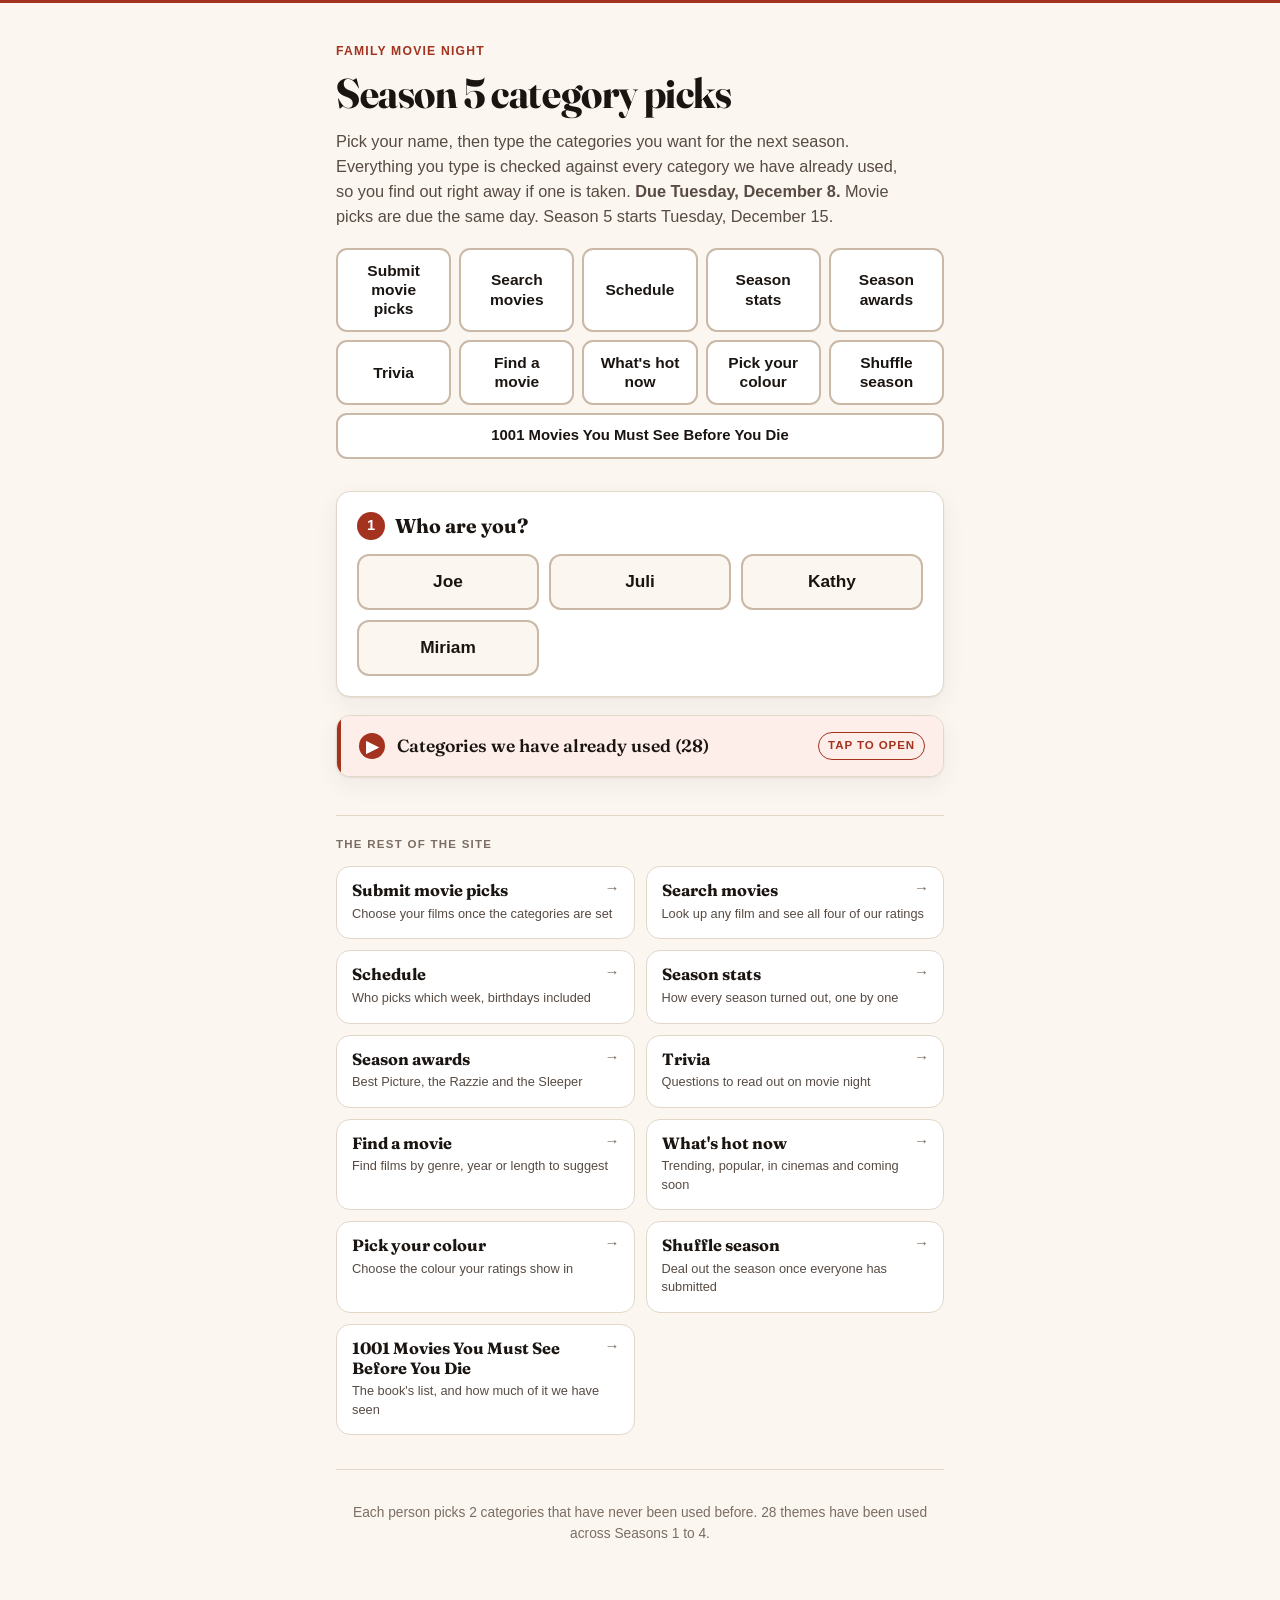
<file: index.html>
<!doctype html>
<html lang="en">
<head>
<meta charset="utf-8">
<meta name="viewport" content="width=device-width,initial-scale=1,viewport-fit=cover">
<title>Family Movie Night</title>
<meta name="description" content="Submit your category picks for the next season of family movie night.">
<link rel="preconnect" href="https://fonts.googleapis.com">
<link rel="preconnect" href="https://fonts.gstatic.com" crossorigin>
<link rel="stylesheet" href="https://fonts.googleapis.com/css2?family=Fraunces:opsz,wght@9..144,600;9..144,700&display=swap">
<link rel="stylesheet" href="theme.css">
<style>
/* ---- Palette. Every token gets its light value here first, then dark redefines it below, so no
   colour is ever defined in only one theme. ---- */

.wrap{max-width:38rem; margin:0 auto}

h1,h2,h3{font-family:Fraunces,Georgia,"Times New Roman",serif; font-weight:700; text-wrap:balance; margin:0}
h1{font-size:clamp(1.9rem,7vw,2.6rem); line-height:1.1; letter-spacing:-.01em}
h2{font-size:1.25rem; line-height:1.25}

header{padding-block:34px 10px}
.kicker{font-size:.76rem; font-weight:700; letter-spacing:.1em; text-transform:uppercase;
  color:var(--accent); margin-bottom:10px}
.lede{color:var(--ink-soft); margin:12px 0 0; font-size:1.02rem}

.card{background:var(--card); border:1px solid var(--line); border-radius:var(--radius);
  box-shadow:var(--shadow); padding:20px; margin-top:18px}
.card > h2{margin-bottom:4px}
.hint{color:var(--ink-faint); font-size:.9rem; margin:4px 0 0}

/* ---- step numbers ---- */
.step{display:flex; align-items:center; gap:10px; margin-bottom:14px}
.num{flex:none; width:28px; height:28px; border-radius:50%; background:var(--accent);
  color:var(--accent-ink); font-size:.92rem; font-weight:700;
  display:grid; place-items:center; font-variant-numeric:tabular-nums}

/* ---- who are you ---- */
.people{display:grid; grid-template-columns:repeat(auto-fit,minmax(8.5rem,1fr)); gap:10px}
.person{
  min-height:56px; padding:14px 12px; font-size:1.08rem; font-weight:600; font-family:inherit;
  background:var(--bg); color:var(--ink); border:2px solid var(--line-strong);
  border-radius:12px; cursor:pointer; transition:transform .08s ease;
}
.person:hover{border-color:var(--accent)}
.person:active{transform:scale(.98)}
.person[aria-pressed="true"]{background:var(--accent); color:var(--accent-ink);
  border-color:var(--accent)}

/* ---- inputs ---- */
label.fld{display:block; margin-top:16px}
label.fld > span{display:block; font-weight:600; font-size:.95rem; margin-bottom:6px}
label.fld > span .opt{font-weight:400; color:var(--ink-faint)}
input[type=text],textarea{
  width:100%; font:inherit; font-size:17px; /* 17px keeps iOS from zooming on focus */
  color:var(--ink); background:var(--bg);
  border:2px solid var(--line-strong); border-radius:11px; padding:13px 14px;
}
input[type=text]:focus,textarea:focus{outline:3px solid var(--accent-soft);
  outline-offset:1px; border-color:var(--accent)}
textarea{min-height:76px; resize:vertical}

/* ---- live feedback on a theme box ---- */
.flag{margin-top:8px; padding:11px 13px; border-radius:10px; font-size:.93rem; line-height:1.45;
  border:1px solid transparent}
.flag b{font-weight:700}
.flag.stop{background:var(--stop-soft); color:var(--stop); border-color:currentColor}
.flag.warn{background:var(--warn-soft); color:var(--warn); border-color:currentColor}
.flag.ok{background:var(--ok-soft); color:var(--ok); border-color:currentColor}

/* ---- submit ---- */
.actions{margin-top:22px; display:flex; flex-wrap:wrap; gap:12px; align-items:center}
button.go{
  flex:1 1 12rem; min-height:56px; padding:15px 22px;
  font:inherit; font-size:1.1rem; font-weight:700; font-family:Fraunces,Georgia,serif;
  background:var(--accent); color:var(--accent-ink); border:2px solid var(--accent);
  border-radius:12px; cursor:pointer;
}
button.go:disabled{opacity:.45; cursor:not-allowed}
button.go:active:not(:disabled){transform:scale(.99)}
button.ghost{background:transparent; color:var(--ink); border-color:var(--line-strong)}

.banner{padding:13px 15px; border-radius:11px; font-size:.95rem; margin-top:16px;
  border:1px solid currentColor}
.banner.stop{background:var(--stop-soft); color:var(--stop)}
.banner.ok{background:var(--ok-soft); color:var(--ok)}
.banner.warn{background:var(--warn-soft); color:var(--warn)}
.banner strong{font-weight:700}

/* ---- where everyone is up to ----
   Joe, 2026-10-22, on seeing "Joe: Test one, Test two, test three" run together on one line:
   "maybe have each one its own row there too? easier to read". So each category is its own row
   with its rank label beside it, never a comma-joined list. */
.who + .who{margin-top:14px; padding-top:14px; border-top:1px solid var(--line)}
.who-name{margin:0 0 6px; font-weight:700; font-family:Fraunces,Georgia,serif; font-size:1.05rem}
.who-none,.who-count{margin:0; color:var(--ink-faint); font-size:.92rem; font-style:italic}
.who-list{list-style:none; margin:0; padding:0; display:grid; gap:7px}
.who-list li{display:flex; align-items:baseline; gap:10px; flex-wrap:wrap}
.who-rank{
  flex:none; font-size:.68rem; font-weight:700; letter-spacing:.07em; text-transform:uppercase;
  color:var(--accent); background:var(--accent-soft); border:1px solid var(--accent);
  border-radius:999px; padding:3px 8px; white-space:nowrap;
}
.who-theme{flex:1 1 10rem; min-width:0; font-weight:600}

/* ---- used-categories reference ---- */
/* The reference list is a disclosure. Joe's note, 2026-10-22: at a glance nobody realised it
   opened. So it gets an accent band, a rotating chevron and a literal "Tap to open" cue, and the
   default browser marker is removed so the custom one is the only one. */
details{margin-top:18px; border:1px solid var(--line); border-radius:var(--radius);
  background:var(--card); box-shadow:var(--shadow); overflow:hidden}
summary{
  padding:16px 18px; cursor:pointer; font-weight:600; font-family:Fraunces,Georgia,serif;
  font-size:1.1rem; display:flex; align-items:center; gap:12px;
  background:var(--accent-soft); color:var(--ink);
  border-left:4px solid var(--accent);
  list-style:none; /* Firefox */
}
summary::-webkit-details-marker{display:none} /* Safari and old Chrome */
summary:hover{filter:brightness(.97)}
summary:focus-visible{outline:3px solid var(--accent); outline-offset:-3px}
.chev{
  flex:none; width:26px; height:26px; border-radius:50%;
  background:var(--accent); color:var(--accent-ink);
  display:grid; place-items:center; font-family:inherit; font-size:1rem; line-height:1;
  transition:transform .18s ease;
}
details[open] .chev{transform:rotate(90deg)}
.sum-text{flex:1 1 auto; min-width:0}
.sum-cue{
  flex:none; font-family:-apple-system,BlinkMacSystemFont,"Segoe UI",Roboto,sans-serif;
  font-size:.72rem; font-weight:700; letter-spacing:.08em; text-transform:uppercase;
  color:var(--accent); border:1px solid currentColor; border-radius:999px; padding:4px 9px;
}
@media (max-width:420px){ .sum-cue{display:none} } /* the chevron carries it on a small screen */
.used{padding:0 20px 18px}
/* A season with no categories at all still gets a line, so the list never looks like it is
   missing a season. Season 1 is the real case: it had none. */
.none{margin:0; padding:10px 0 2px; border-top:1px solid var(--line);
  color:var(--ink-soft); font-size:.93rem; font-style:italic}
.used h3{font-size:.78rem; letter-spacing:.09em; text-transform:uppercase; color:var(--accent);
  margin:16px 0 8px; font-family:inherit; font-weight:700}
.used ul{list-style:none; margin:0; padding:0}
.used li{display:flex; justify-content:space-between; gap:12px; padding:8px 0;
  border-top:1px solid var(--line); font-size:.95rem}
.used li span:last-child{color:var(--ink-faint); flex:none; font-size:.88rem}

footer{margin-top:30px; color:var(--ink-faint); font-size:.86rem; text-align:center}
.sr{position:absolute; width:1px; height:1px; overflow:hidden; clip:rect(0 0 0 0)}
@media (max-width:420px){ .card{padding:17px} }
</style>
</head>
<body>
<div class="wrap">

<header>
  <div class="kicker">Family Movie Night</div>
  <h1 id="h-title">Category picks</h1>
  <p class="lede" id="h-lede">
    Pick your name, then type the categories you want for the next season. Everything you type
    is checked against every category we have already used, so you find out right away if one
    is taken.
  </p>
  <nav class="fm-nav" id="topnav"></nav>
</header>

<div id="datawarn" class="banner stop" hidden></div>
<div id="setup-note" class="banner warn" hidden></div>

<main>
  <section class="card">
    <div class="step"><div class="num">1</div><h2>Who are you?</h2></div>
    <div class="people" id="people" role="group" aria-label="Choose your name"></div>
  </section>

  <section class="card" id="form-card" hidden>
    <div class="step"><div class="num">2</div><h2 id="form-title">Your categories</h2></div>
    <p class="hint" id="form-hint"></p>
    <div id="fields"></div>

    <label class="fld">
      <span>Anything you want to add <span class="opt">(optional)</span></span>
      <textarea id="notes" maxlength="200" placeholder="A note for the rest of us about your picks"></textarea>
    </label>

    <div class="actions">
      <button class="go" id="submit" type="button">Submit my categories</button>
      <button class="go ghost" id="clear" type="button">Start over</button>
    </div>
    <div id="result" hidden></div>
  </section>

  <section class="card" id="already" hidden>
    <h2>Who has sent theirs in</h2>
    <div id="already-body"></div>
  </section>

  <details id="used-box">
    <summary>
      <span class="chev" aria-hidden="true">&#9654;</span>
      <span class="sum-text">Categories we have already used <span id="used-count"></span></span>
      <span class="sum-cue" id="sum-cue">Tap to open</span>
    </summary>
    <div class="used" id="used"></div>
  </details>
</main>

<div class="fm-hub" id="hub"></div>

<footer>
  <p id="foot"></p>
</footer>
</div>

<script src="config.js"></script>
<script src="themes.js"></script>
<!-- 🛑 lib.js, added 2026-11-16, and the reason is worth keeping. This page does its own
     category matching inline and so was the ONE page that never loaded lib.js. When the shared
     menu went in on 11/15, both calls at the foot of this page ran against an undefined FM, the
     first one threw, and the second never ran. So the hub was DEAD on the landing page, the one
     page the family is guaranteed to open, and removing the old hand-written search link that
     same day left it with NO navigation at all. check_hub.py now LOADS EACH PAGE'S OWN SCRIPTS
     AND RUNS ITS MENU CALLS, because the old check only looked for the call in the source and a
     call that throws is still a call that is present. -->
<script src="lib.js"></script>
<script>
(function(){
"use strict";

var CFG = window.FM_CONFIG || {};
var THEMES = window.FM_THEMES || [];
var PEOPLE = ["Joe","Juli","Kathy","Miriam"];
var SEASON = CFG.season || "Next season";
var NFIELDS = Math.max(1, CFG.themesPerPerson || 2);
var LS = "fm.themes.v1";

function $(id){ return document.getElementById(id); }
function el(tag, cls, text){
  var n = document.createElement(tag);
  if (cls) n.className = cls;
  if (text != null) n.textContent = text;
  return n;
}

/* ---------- matching ------------------------------------------------------------------
   Two levels, because "already used" has to be generous enough to catch a reworded repeat
   without being so loose it blocks a genuinely new idea.
     norm() folds accents, drops punctuation and collapses spaces. An exact norm match BLOCKS.
     bare() also drops the filler words that show up in half these titles ("films", "movie",
     "from", "my"), so "Movies With Tom Hanks" meets "Tom Hanks Movies". A bare match, or an
     edit distance of 1 or 2, WARNS but still lets it through, because only Joe can rule on it.
------------------------------------------------------------------------------------- */
var FILLER = /^(a|an|the|of|or|and|with|from|in|on|about|that|any|my|our|film|films|movie|movies|pick|picks|show|shows)$/;

function norm(s){
  return String(s || "")
    .normalize("NFD").replace(/[̀-ͯ]/g, "")
    .toLowerCase()
    .replace(/[^a-z0-9]+/g, " ")
    .trim();
}
function bare(s){
  return norm(s).split(" ").filter(function(w){ return w && !FILLER.test(w); }).sort().join(" ");
}
/* Numbers in a theme name are never typos for each other. "Movie from the 1960s" is one letter
   away from "Movie from the 1950s" but is a completely different theme, so the near-miss check
   below refuses to fire unless the digits match exactly. */
function digits(s){
  return (String(s).match(/[0-9]/g) || []).join("");
}
function dist(a, b){
  if (a === b) return 0;
  if (Math.abs(a.length - b.length) > 2) return 99;
  var prev = [], i, j;
  for (j = 0; j <= b.length; j++) prev[j] = j;
  for (i = 1; i <= a.length; i++){
    var cur = [i];
    for (j = 1; j <= b.length; j++){
      cur[j] = Math.min(prev[j] + 1, cur[j-1] + 1,
                        prev[j-1] + (a.charAt(i-1) === b.charAt(j-1) ? 0 : 1));
    }
    prev = cur;
  }
  return prev[b.length];
}

/* 🛑 "No repeat categories, ever" is enforced ONLY by this page checking the list in
   themes.js. The server checks the current season but knows nothing of past ones. So if that
   file did not load, the hard rule is simply not being applied, and submitting would be worse
   than waiting. The floor is a sanity check: there were 28 on 2026-10-22 and the list only grows.
   A silently empty list is exactly how a repeat would slip through. */
var DATA_OK = THEMES.length >= 20;
if (!DATA_OK){
  var dw = $("datawarn");
  dw.hidden = false;
  dw.innerHTML = "<strong>The list of categories we have already used did not load, so this page "
    + "cannot check whether your idea is a repeat.</strong> Please reload. Submitting now could "
    + "duplicate a category from an earlier season, which is the one thing we never do.";
}

var INDEX = THEMES.map(function(t){
  return { t: t, n: norm(t.t), b: bare(t.t) };
});

function check(value){
  var v = norm(value);
  if (!v) return null;
  var vb = bare(value), i, row;
  for (i = 0; i < INDEX.length; i++){
    if (INDEX[i].n === v) return { level: "stop", hit: INDEX[i].t, why: "the same category" };
  }
  for (i = 0; i < INDEX.length; i++){
    row = INDEX[i];
    if (vb && row.b === vb) return { level: "warn", hit: row.t, why: "the same words" };
  }
  for (i = 0; i < INDEX.length; i++){
    row = INDEX[i];
    if (v.length >= 5 && digits(v) === digits(row.n) && dist(v, row.n) <= 2){
      return { level: "warn", hit: row.t, why: "almost exactly this" };
    }
  }
  return { level: "ok" };
}

/* ---------- state ---------- */
var state = { person: "", themes: [], notes: "" };
try {
  var saved = JSON.parse(localStorage.getItem(LS) || "{}");
  if (saved && typeof saved === "object"){
    if (PEOPLE.indexOf(saved.person) > -1) state.person = saved.person;
    if (Array.isArray(saved.themes)) state.themes = saved.themes.slice(0, NFIELDS + 1);
    if (typeof saved.notes === "string") state.notes = saved.notes;
  }
} catch (e) { /* private window or blocked storage. The page works without it. */ }

function save(){
  try { localStorage.setItem(LS, JSON.stringify(state)); } catch (e) {}
}

/* ---------- header and footer ---------- */
$("h-title").textContent = SEASON + " category picks";
/* 🛑 THE DATE IS FORMATTED IN lib.js, NOT HERE, as of 2026-11-17. picks.html prints
   the same deadline from the same function from today, and two copies drift. */
var dueTxt = FM.dueText();
if (dueTxt) $("h-lede").appendChild(el("strong", null, " Due " + dueTxt + "."));

/* WHAT HAPPENS NEXT. Before 2026-11-15 this page named the deadline and nothing else: it never
   said when the season actually begins, nor that movie picks are the step AFTER categories. Both
   are read from config.js, so neither can go stale on its own. */
var startTxt = FM.startText();
if (startTxt){
  /* 🛑 ORDER MATTERS HERE, and the first attempt got it wrong. It read "Season 5 starts
     Tuesday, December 8, and movie picks come next", which Joe read as picks happening AFTER
     that date. Naming the next step FIRST, right after the deadline it follows, removes the
     ambiguity: "that" can only mean the due date it sits beside.

     ⚠ AND THE SENTENCE CHANGED AGAIN ON 2026-11-17, because the FACT under it changed.
     "Movie picks come after that" was true while the picks deadline was a later week. Joe
     locked both to Tuesday 2026-12-08, so that wording now tells the family they still have
     time once their categories are in. It is the same class of bug as a stale menu: nothing
     breaks, and the page quietly says something untrue. */
  $("h-lede").appendChild(document.createTextNode(" Movie picks are due the same day. " + SEASON
    + " starts " + startTxt + "."));
}
$("foot").textContent = "Each person picks " + NFIELDS + " categories that have never been used before. "
  + THEMES.length + " themes have been used across Seasons 1 to 4.";

if (!CFG.endpoint){
  var note = $("setup-note");
  note.hidden = false;
  note.innerHTML = "<strong>Saving is not switched on yet.</strong> You can fill this in and check "
    + "your categories against the old ones right now, but the Submit button cannot send them "
    + "anywhere until Joe finishes the setup. Nothing you type here has been saved.";
}

/* ---------- step 1: who ---------- */
PEOPLE.forEach(function(name){
  var b = el("button", "person", name);
  b.type = "button";
  b.setAttribute("aria-pressed", String(state.person === name));
  b.addEventListener("click", function(){
    state.person = (state.person === name) ? "" : name;
    save();
    render();
  });
  $("people").appendChild(b);
});

/* ---------- step 2: the category fields ---------- */
/* Which fields the server has said are already claimed by someone else this season. Indexed the
   same way as state.themes, and cleared whenever a field changes, since the old answer no longer
   applies to new text. */
var taken = [];

function buildFields(){
  taken = [];
  var box = $("fields");
  box.textContent = "";
  for (var i = 0; i < NFIELDS + 1; i++){
    (function(i){
      var isBackup = (i === NFIELDS);
      var lab = el("label", "fld");
      var span = el("span");
      span.appendChild(document.createTextNode(isBackup ? "Backup idea " : "Category " + (i + 1) + " "));
      var opt = el("span", "opt", isBackup ? "(optional, in case one is taken)" : "");
      span.appendChild(opt);
      lab.appendChild(span);

      var inp = document.createElement("input");
      inp.type = "text";
      inp.maxLength = 120;
      inp.autocomplete = "off";
      inp.value = state.themes[i] || "";
      inp.placeholder = isBackup ? "Only if you have one" : "For example: Films set in one room";
      lab.appendChild(inp);

      var flag = el("div", "flag");
      flag.hidden = true;
      lab.appendChild(flag);

      /* Asks the server whether someone else has already claimed this exact category this season.
         Debounced, and it fails silently: if the network is unavailable the field just stays as it
         was and the server still refuses the clash at Submit. First to submit keeps it, which is
         Joe's own rule from 2026-10-22. */
      var timer = null;
      function askTaken(value){
        if (!CFG.endpoint || !state.person) return;
        var v = value;
        clearTimeout(timer);
        timer = setTimeout(function(){
          fetch(CFG.endpoint + "?action=taken&season=" + encodeURIComponent(SEASON)
                + "&person=" + encodeURIComponent(state.person)
                + "&theme=" + encodeURIComponent(v))
            .then(function(r){ return r.json(); })
            .then(function(d){
              if (!d || !d.ok || inp.value !== v) return;   // stale answer, they kept typing
              taken[i] = !!d.taken;
              flag.hidden = false;
              if (d.taken){
                flag.className = "flag stop";
                flag.textContent = "";
                flag.appendChild(el("b", null, "Already claimed. "));
                flag.appendChild(document.createTextNode(
                  "Someone else submitted this one for this season before you. Whoever submits "
                  + "first keeps it, so please choose another."));
              } else {
                flag.className = "flag ok";
                flag.textContent = "New to the family, and nobody else has claimed it. Good to go.";
              }
              refreshSubmit();
            })
            .catch(function(){ /* offline is not a verdict; Submit will still be checked */ });
        }, 450);
      }

      function update(){
        state.themes[i] = inp.value;
        taken[i] = false;
        save();
        var r = check(inp.value);
        if (!r){ flag.hidden = true; inp.setCustomValidity(""); refreshSubmit(); return; }
        flag.hidden = false;
        flag.className = "flag " + r.level;
        if (r.level === "ok"){
          flag.textContent = "Not used in a past season. Checking with the others...";
          askTaken(inp.value);
        } else {
          flag.textContent = "";
          flag.appendChild(el("b", null, r.level === "stop" ? "Already used. " : "Very close. "));
          flag.appendChild(document.createTextNode(
            (r.level === "stop" ? "This is " : "This is ") + r.why + " as "));
          flag.appendChild(el("b", null, "“" + r.hit.t + "”"));
          flag.appendChild(document.createTextNode(
            ", which " + r.hit.by + " picked in Season " + r.hit.s + "."
            + (r.level === "stop" ? " Please change it." : " Send it anyway if you think it is different.")));
        }
        refreshSubmit();
      }
      inp.addEventListener("input", update);
      if (inp.value) update();
      box.appendChild(lab);
    })(i);
  }
}

function filled(){
  var out = [];
  for (var i = 0; i < NFIELDS + 1; i++){
    var v = (state.themes[i] || "").trim();
    if (v) out.push({ rank: i + 1, theme: v, backup: i === NFIELDS });
  }
  return out;
}

/* Two reasons a category is blocked: the family used it in a past season (checked here, instantly,
   against the baked list), or someone else has already claimed it this season (checked by the
   server, so the answer arrives a moment later). Either one stops Submit. */
function blocked(){
  for (var i = 0; i < NFIELDS + 1; i++){
    if (taken[i] && (state.themes[i] || "").trim()) return true;
  }
  return filled().some(function(f){
    var r = check(f.theme);
    return r && r.level === "stop";
  });
}

function refreshSubmit(){
  var items = filled();
  var need = items.filter(function(f){ return !f.backup; }).length;
  var btn = $("submit");
  btn.disabled = !state.person || need < NFIELDS || blocked() || !CFG.endpoint || !DATA_OK;
  if (!DATA_OK) btn.textContent = "Reload the page first";
  else if (!CFG.endpoint) btn.textContent = "Saving not switched on yet";
  else if (blocked()) btn.textContent = "Change the used category first";
  else if (need < NFIELDS) btn.textContent = "Fill in " + NFIELDS + " categories";
  else btn.textContent = "Submit my categories";
}

/* ---------- submit ---------- */
$("submit").addEventListener("click", function(){
  var items = filled();
  if (!items.length || !state.person || !CFG.endpoint) return;
  var btn = $("submit");
  btn.disabled = true;
  btn.textContent = "Sending...";
  show("", null);

  var payload = {
    kind: "themes",
    person: state.person,
    season: SEASON,
    /* `kind` is its own field, never folded into `notes`. Joe caught this on 2026-10-22: the
       backup row used to store the word "backup" in notes and threw away what he had typed. The
       note now goes on every row and the main/backup distinction travels separately. */
    items: items.map(function(f){
      return {
        rank: f.rank,
        kind: f.backup ? "backup" : "main",
        theme: f.theme,
        notes: $("notes").value || ""
      };
    })
  };

  // text/plain keeps this a "simple" cross-origin request, so the browser sends no preflight.
  // Apps Script cannot answer a preflight OPTIONS, so this detail is what makes it work at all.
  fetch(CFG.endpoint, {
    method: "POST",
    headers: { "Content-Type": "text/plain;charset=utf-8" },
    body: JSON.stringify(payload),
    redirect: "follow"
  })
  .then(function(r){ return r.json(); })
  .then(function(data){
    /* A refusal the server made on purpose (a clash, a bad name) is not a breakage. Show its own
       words as a warning and leave what was typed alone so it can be edited. Only a genuine
       network or parsing failure falls through to .catch below. */
    if (!data || !data.ok){
      show("warn", (data && data.error) || "The server would not accept that. Nothing was saved.");
      loadAlready();
      return;
    }
    show("ok", "Saved. " + data.saved + " " + (data.saved === 1 ? "category" : "categories")
      + " recorded for " + data.person + ". You can close this page.");
    state.themes = [];
    save();
    buildFields();
    loadAlready();
  })
  .catch(function(){
    show("stop", "That did not send, so nothing was saved. Please check your signal and try "
      + "again. If it keeps failing, text Joe your categories.");
  })
  .then(function(){ refreshSubmit(); });
});

function show(level, msg){
  var box = $("result");
  if (!msg){ box.hidden = true; box.textContent = ""; return; }
  box.hidden = false;
  box.className = "banner " + level;
  box.textContent = msg;
}

$("clear").addEventListener("click", function(){
  state.themes = [];
  $("notes").value = "";
  state.notes = "";
  save();
  buildFields();
  show("", null);
  refreshSubmit();
});

/* ---------- who has already submitted ---------- */
/* Shows WHO has submitted, and only once all four are in, WHAT they chose.
   Joe asked for the hiding on 2026-10-22 so the first person to submit is not at a disadvantage
   and nobody is swayed by what is already on the board. The server enforces it: until everyone is
   in it returns counts only and an empty rows array, so there is nothing to peek at even for
   someone who opens the endpoint directly. Joe sees everything in the spreadsheet regardless. */
/* Labels a row by its rank. Joe, 2026-10-22: "maybe put category 1 and category 2 somewhere too."
   Rank is not decoration: in Season 4 everyone's FIRST category ran in the first half of the
   season and their SECOND in the second half, so which is which genuinely matters. */
function rankLabel(r){
  if (String(r.kind) === "backup") return "Backup";
  var n = parseInt(r.rank, 10);
  return (n >= 1 && n <= NFIELDS) ? "Category " + n : "Category";
}

function loadAlready(){
  if (!CFG.endpoint) return;
  var url = CFG.endpoint + "?action=themes&season=" + encodeURIComponent(SEASON)
          + (state.person ? "&person=" + encodeURIComponent(state.person) : "");
  fetch(url)
    .then(function(r){ return r.json(); })
    .then(function(data){
      if (!data || !data.ok) return;
      var counts = data.counts || {};
      var byPerson = {};
      (data.rows || []).forEach(function(r){
        (byPerson[r.person] = byPerson[r.person] || []).push(r);
      });
      Object.keys(byPerson).forEach(function(p){
        byPerson[p].sort(function(a, b){
          // Backups last, otherwise by rank, so Category 1 always reads above Category 2.
          var ab = String(a.kind) === "backup", bb = String(b.kind) === "backup";
          if (ab !== bb) return ab ? 1 : -1;
          return (parseInt(a.rank, 10) || 0) - (parseInt(b.rank, 10) || 0);
        });
      });

      var body = $("already-body");
      body.textContent = "";
      var any = false;

      PEOPLE.forEach(function(p){
        var n = counts[p] || 0;
        if (n) any = true;
        var block = el("div", "who");
        var head = el("p", "who-name", p + (p === state.person ? " (you)" : ""));
        block.appendChild(head);

        if (!n){
          block.appendChild(el("p", "who-none", "Nothing yet"));
        } else if (byPerson[p]){
          /* ONE PER ROW. Joe, 2026-10-22, on seeing "Joe: Test one, Test two, test three":
             "maybe have each one its own row there too? easier to read". It is also his standing
             rule everywhere else, so the display follows it too. */
          var ul = el("ul", "who-list");
          byPerson[p].forEach(function(r){
            var li = el("li");
            li.appendChild(el("span", "who-rank", rankLabel(r)));
            li.appendChild(el("span", "who-theme", r.theme));
            ul.appendChild(li);
          });
          block.appendChild(ul);
        } else {
          block.appendChild(el("p", "who-count",
            n + (n === 1 ? " category in" : " categories in") + ", hidden for now"));
        }
        body.appendChild(block);
      });

      var note = el("p", "hint");
      note.textContent = data.revealed
        ? "Everyone is in, so all the categories are now showing."
        : "You can see your own, but everyone else's stays hidden until all four of you have "
          + "submitted, so nobody is influenced by what is already there. If you happen to pick "
          + "one someone else already sent, you will be told when you submit, without being told "
          + "whose it was.";
      body.appendChild(note);

      $("already").hidden = !any;
      $("already").querySelector("h2").textContent =
        data.revealed ? "Everyone's categories" : "Where everyone is up to";
    })
    .catch(function(){ /* read-back is a nicety; never let it break the form */ });
}

/* ---------- the used-theme reference list ---------- */
(function(){
  $("used-count").textContent = "(" + THEMES.length + ")";
  var box = $("used"), bySeason = {};
  THEMES.forEach(function(t){ (bySeason[t.s] = bySeason[t.s] || []).push(t); });

  /* Walk every season from 1 to the highest, not just the ones that have themes. A season with
     none still gets a heading and a line saying so, otherwise the list silently starts at Season 2
     and reads as though a season went missing. Season 1 genuinely had no categories. */
  var highest = THEMES.reduce(function(m, t){ return Math.max(m, t.s); }, 1);
  var NOTES = { 1: "No categories this season. Every pick was a free choice." };

  for (var s = 1; s <= highest; s++){
    box.appendChild(el("h3", null, "Season " + s));
    var list = bySeason[s];
    if (!list || !list.length){
      box.appendChild(el("p", "none", NOTES[s] || "No categories this season."));
      continue;
    }
    var ul = el("ul");
    list.forEach(function(t){
      var li = el("li");
      li.appendChild(el("span", null, t.t));
      li.appendChild(el("span", null, t.by));
      ul.appendChild(li);
    });
    box.appendChild(ul);
  }

  /* The cue reads "Tap to open" when shut and "Tap to close" when open, so the control explains
     itself in both states rather than only on the way in. */
  var det = $("used-box"), cue = $("sum-cue");
  det.addEventListener("toggle", function(){
    cue.textContent = det.open ? "Tap to close" : "Tap to open";
  });
})();

/* ---------- render ---------- */
function render(){
  Array.prototype.forEach.call($("people").children, function(b){
    b.setAttribute("aria-pressed", String(b.textContent === state.person));
  });
  var on = !!state.person;
  $("form-card").hidden = !on;
  if (on){
    $("form-title").textContent = state.person + ", your " + NFIELDS + " categories";
    $("form-hint").textContent = "Categories nobody has ever picked before. "
      + "Type and it checks itself as you go.";
  }
  refreshSubmit();
}

buildFields();
if (state.notes) $("notes").value = state.notes;
$("notes").addEventListener("input", function(){ state.notes = this.value; save(); });
render();
loadAlready();
})();
</script>
<script>
/* The site's own navigation. The one copy of the destination list lives in lib.js,
   so a page can never go missing from one menu while appearing in another. */
FM.topnav("topnav", "index.html");
FM.hub("hub", "index.html");
</script>
</body>
</html>
</file>
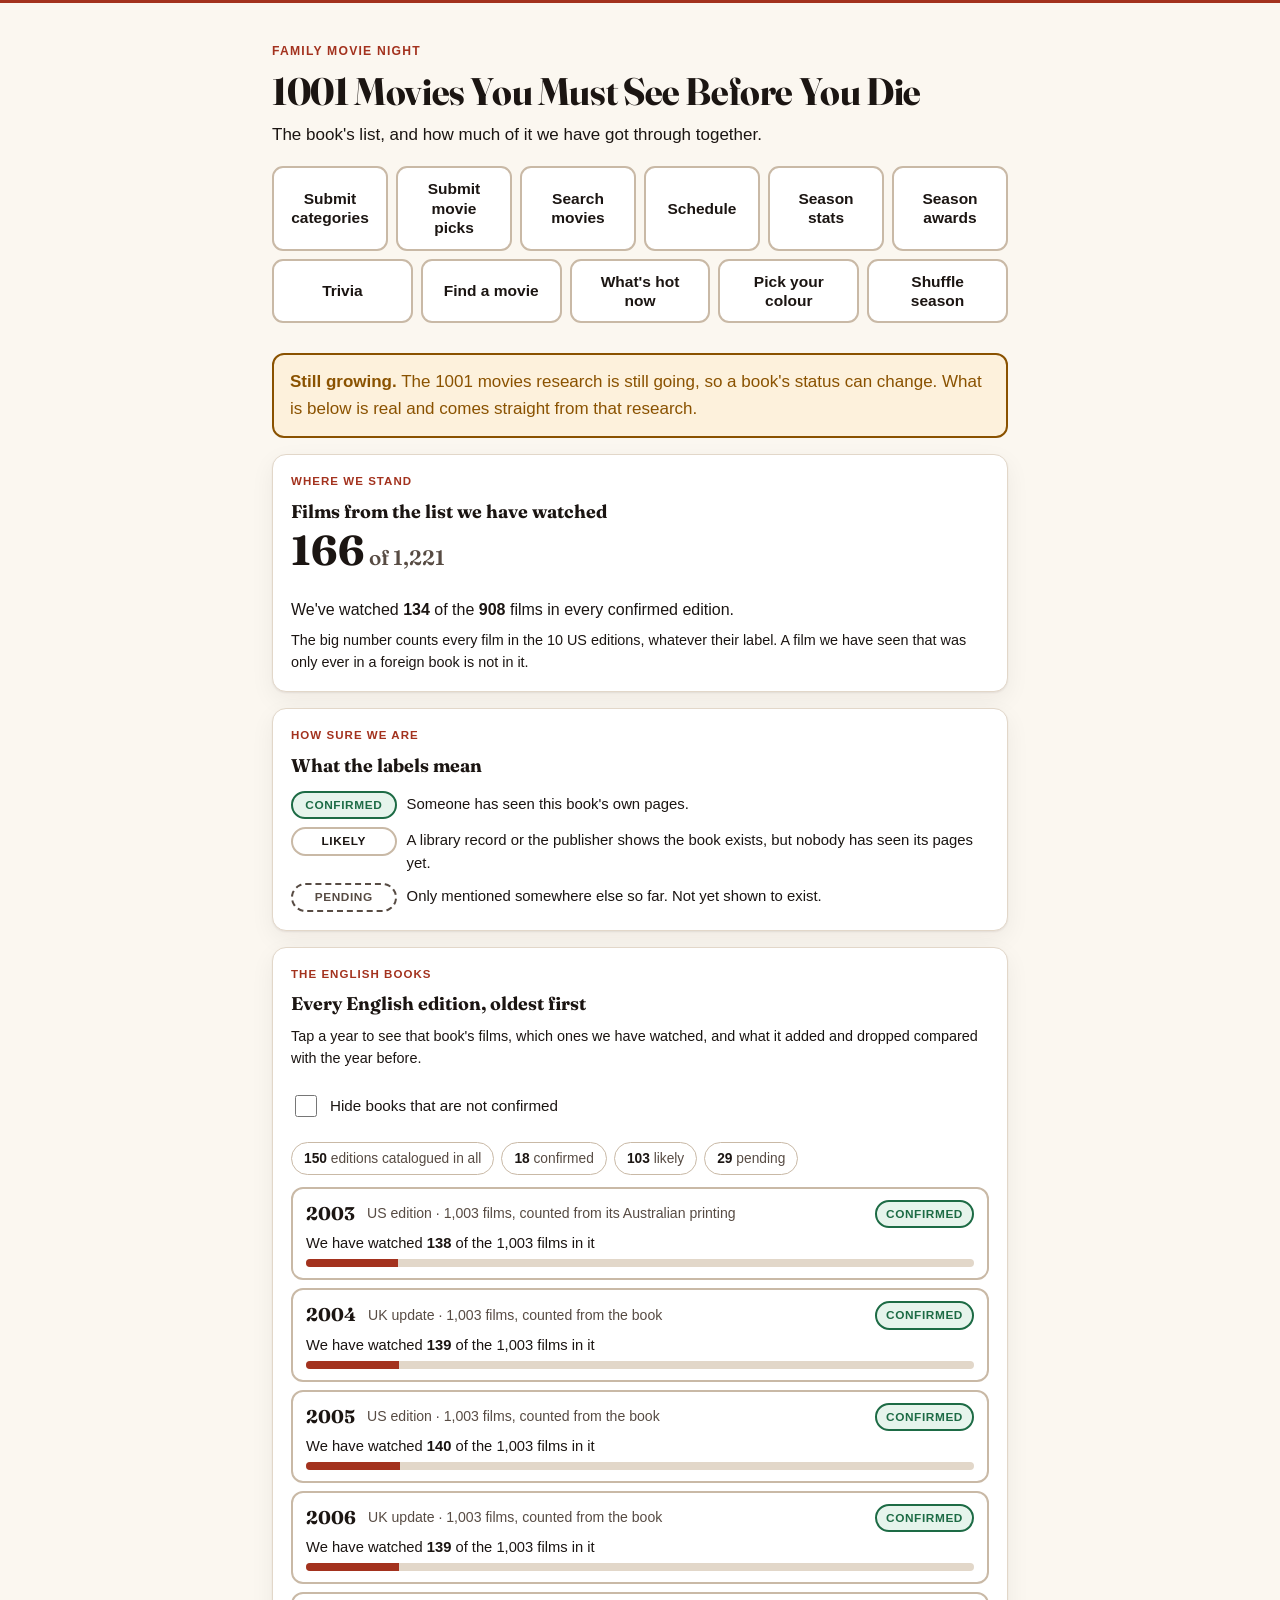
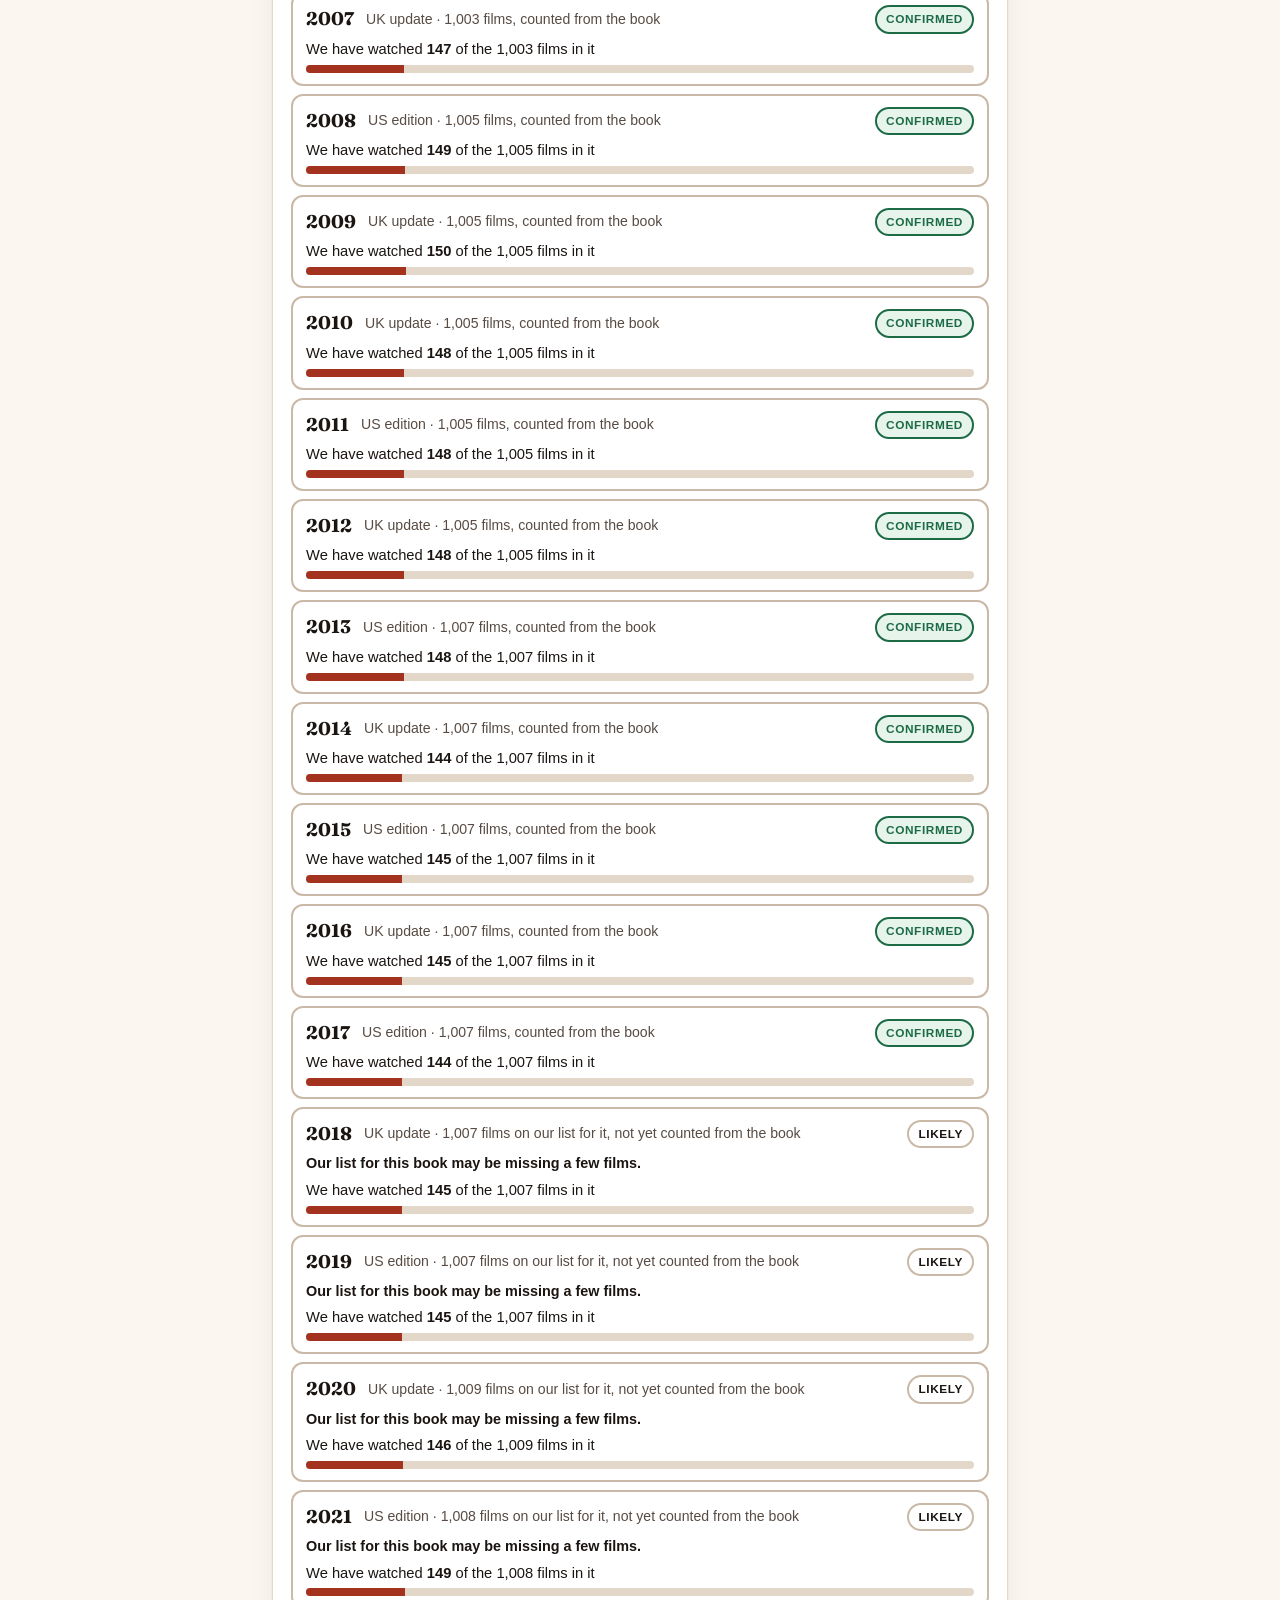
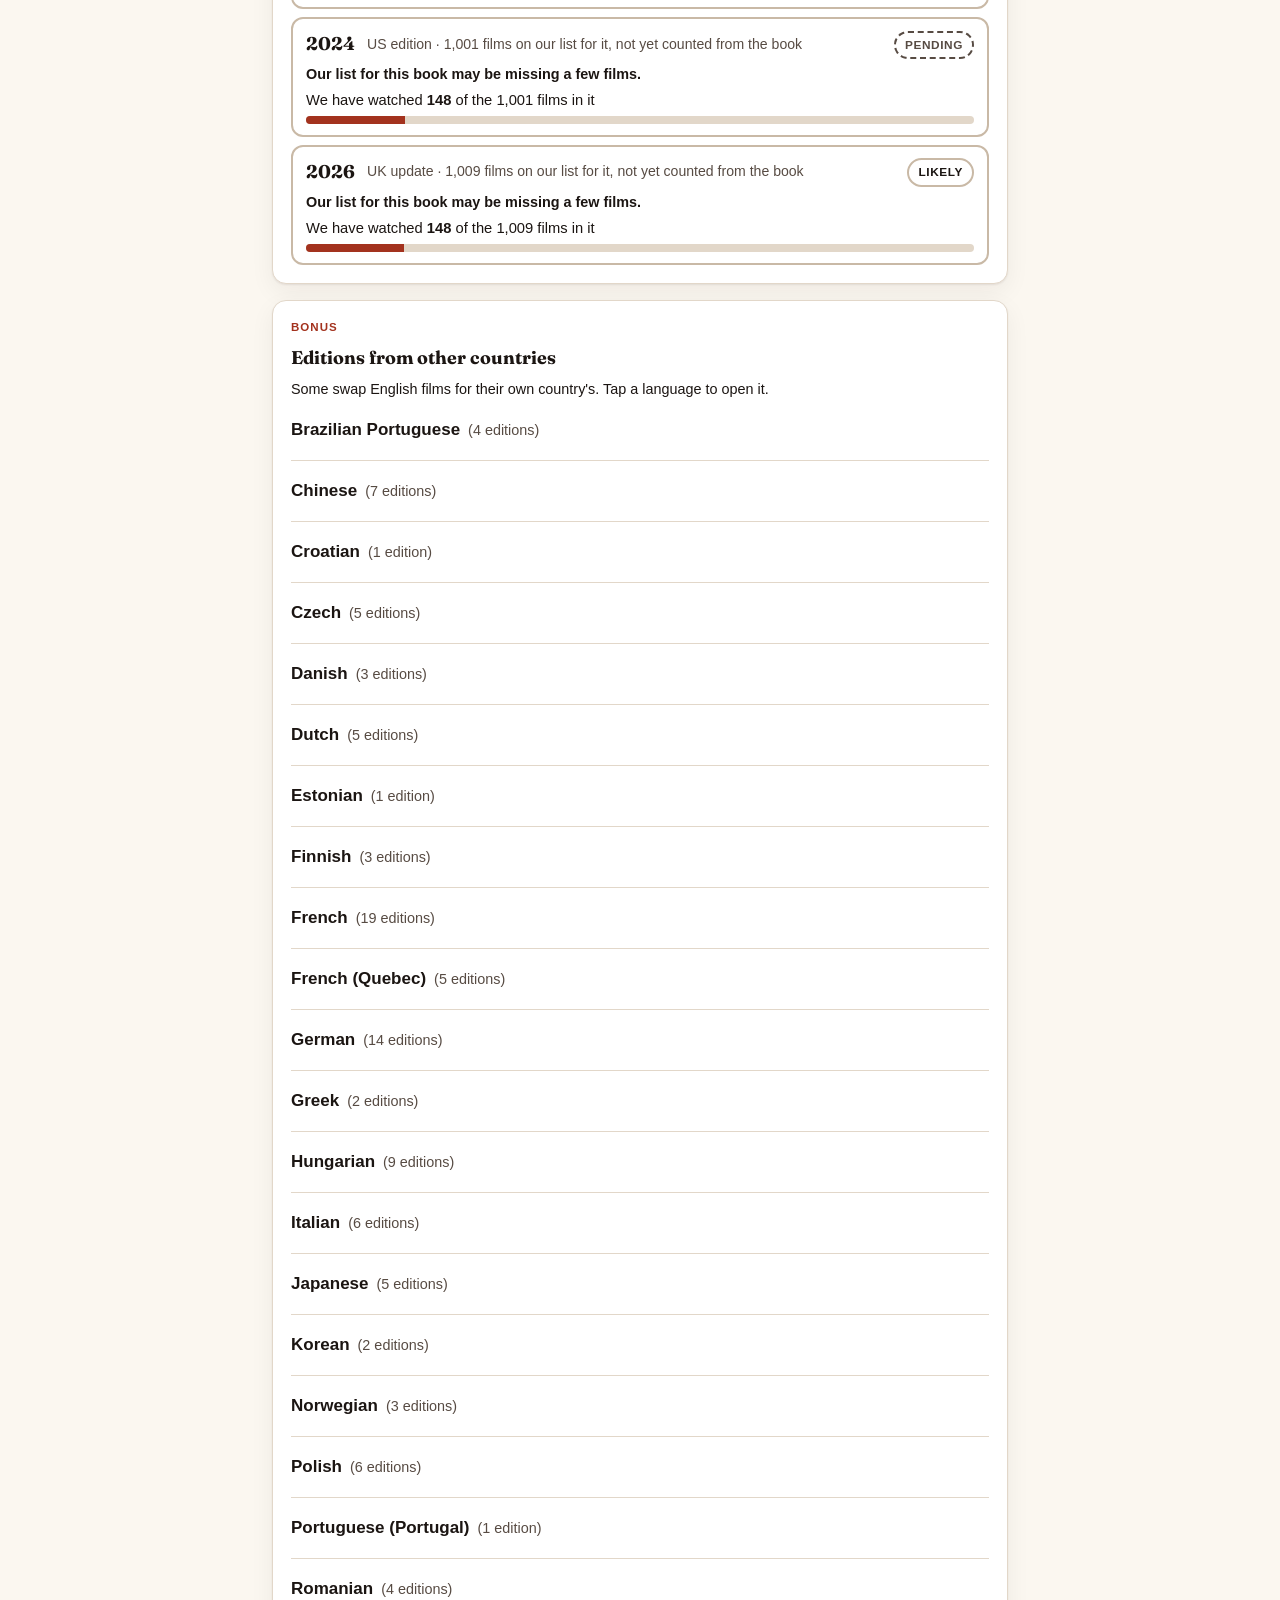
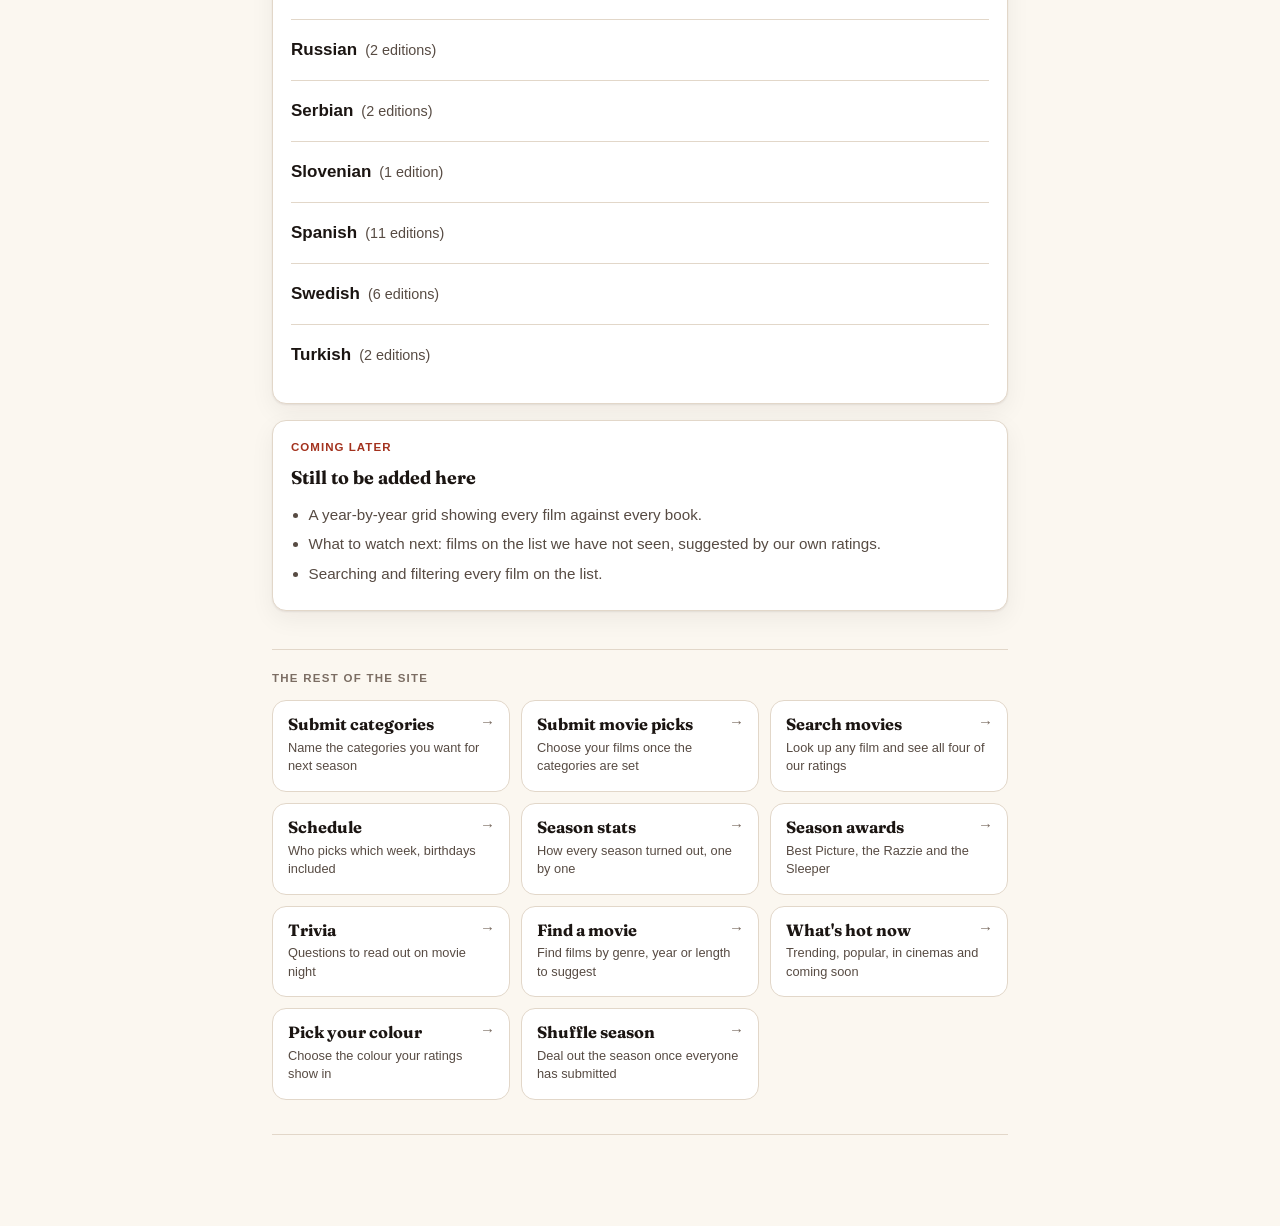
<file: 1001.html>
<!doctype html>
<html lang="en">
<head>
<meta charset="utf-8">
<meta name="viewport" content="width=device-width,initial-scale=1,viewport-fit=cover">
<title>1001 Movies</title>
<meta name="description" content="The 1001 Movies You Must See Before You Die list, how much of it the family has seen, and which editions each film appears in.">
<link rel="preconnect" href="https://fonts.googleapis.com">
<link rel="preconnect" href="https://fonts.gstatic.com" crossorigin>
<link rel="stylesheet" href="https://fonts.googleapis.com/css2?family=Fraunces:opsz,wght@9..144,600;9..144,700&display=swap">
<link rel="stylesheet" href="theme.css">
<style>

.wrap{max-width:46rem; margin:0 auto}
h1,h2,h3{font-family:Fraunces,Georgia,"Times New Roman",serif; font-weight:700;
  text-wrap:balance; margin:0}

.card h2{font-size:1.15rem; margin-bottom:4px}
.step{font-size:.72rem; font-weight:700; letter-spacing:.09em; text-transform:uppercase;
  color:var(--accent); margin:0 0 7px}

.banner{border-radius:12px; padding:14px 16px; margin-top:16px; border:2px solid}
.banner.warn{background:var(--warn-soft); color:var(--warn); border-color:var(--warn)}
.banner.stop{background:var(--stop-soft); color:var(--stop); border-color:var(--stop)}

.big{font-family:Fraunces,Georgia,serif; font-weight:700;
  font-size:clamp(1.9rem,8vw,2.6rem); line-height:1; margin:0}
.big .of{font-size:.5em; color:var(--ink-soft); font-weight:600}
.counts{display:flex; flex-wrap:wrap; gap:7px; margin:14px 0 0}
.counts .pill{
  border:1px solid var(--line-strong); border-radius:999px; padding:5px 12px;
  font-size:.86rem; color:var(--ink-soft); white-space:nowrap;
}
.counts .pill b{color:var(--ink); font-weight:700; font-variant-numeric:tabular-nums}
.soon{margin:10px 0 0; padding-left:1.1rem; color:var(--ink-soft); font-size:.95rem}
.soon li{margin:6px 0}

/* Status is ALWAYS a word plus a border style, never colour alone (agreed 11/23):
   Confirmed solid, Likely outlined, Pending dashed. */
.st{display:inline-block; font-size:.74rem; font-weight:700; letter-spacing:.05em;
  text-transform:uppercase; border-radius:999px; padding:3px 9px; white-space:nowrap;
  border:2px solid var(--ink); color:var(--ink); background:var(--card)}
.st.confirmed{background:var(--ok-soft); color:var(--ok); border-color:var(--ok)}
.st.likely{border-style:solid; border-color:var(--line-strong); color:var(--ink)}
.st.pending{border-style:dashed; border-color:var(--ink-soft); color:var(--ink-soft)}

.key{margin:10px 0 0; padding:0; list-style:none; display:grid; gap:8px}
.key li{display:flex; gap:10px; align-items:baseline; font-size:.93rem; color:var(--ink)}
.key .st{flex:0 0 auto; min-width:6.6rem; text-align:center}

.switch{display:flex; align-items:center; gap:10px; margin-top:14px; font-size:.95rem;
  color:var(--ink); cursor:pointer; min-height:44px}
.switch input{width:22px; height:22px; accent-color:var(--accent)}

/* One row per English book. A row is a button, so it looks and acts tappable. */
ul.books{list-style:none; margin:12px 0 0; padding:0; display:grid; gap:8px}
ul.books button{
  width:100%; text-align:left; font:inherit; color:var(--ink); cursor:pointer;
  background:var(--card); border:2px solid var(--line-strong); border-radius:12px;
  padding:11px 13px; display:grid; grid-template-columns:auto 1fr auto; gap:4px 12px;
  align-items:center;
}
ul.books button:hover{border-color:var(--accent)}
ul.books button:focus-visible{outline:3px solid var(--accent); outline-offset:2px}
ul.books button[aria-expanded="true"]{border-color:var(--accent)}
.byr{font-family:Fraunces,Georgia,serif; font-weight:700; font-size:1.15rem;
  font-variant-numeric:tabular-nums}
.bwhat{font-size:.88rem; color:var(--ink-soft)}
.bseen{grid-column:1 / -1; font-size:.92rem; color:var(--ink)}
.bseen b{font-variant-numeric:tabular-nums}
.bar{grid-column:1 / -1; height:8px; border-radius:999px; background:var(--line);
  overflow:hidden}
.bar > span{display:block; height:100%; background:var(--accent)}

.detail{margin:4px 0 6px; padding:14px; border-radius:12px; background:var(--bg);
  border:2px solid var(--accent)}
.detail p{margin:6px 0 0; font-size:.94rem; color:var(--ink)}
.detail .hint{color:var(--ink-soft)}
.tabs{display:flex; flex-wrap:wrap; gap:8px; margin-top:12px}
.tabs button{flex:1 1 8rem; min-height:44px; font:inherit; font-size:.92rem; font-weight:600;
  cursor:pointer; border-radius:10px; padding:9px 11px; background:var(--card);
  color:var(--ink); border:2px solid var(--line-strong)}
.tabs button[aria-pressed="true"]{background:var(--accent); color:var(--accent-ink);
  border-color:var(--accent)}
ul.films{list-style:none; margin:12px 0 0; padding:0; max-height:28rem; overflow:auto;
  border-top:1px solid var(--line)}
ul.films li{padding:8px 2px; border-bottom:1px solid var(--line); font-size:.94rem;
  color:var(--ink)}
ul.films .fy{color:var(--ink-soft)}
ul.films .ok{font-weight:700; color:var(--ok)}

/* Bonus: foreign editions, one collapsed group per language. */
details.lang{border-top:1px solid var(--line); padding:10px 0}
details.lang:first-of-type{border-top:0}
details.lang > summary{cursor:pointer; font-weight:700; color:var(--ink); min-height:40px;
  display:flex; align-items:center; gap:8px}
details.lang > summary .cnt{font-weight:400; color:var(--ink-soft); font-size:.9rem}
.fcards{display:grid; gap:8px; margin-top:8px}
.fcard{border:2px solid var(--line-strong); border-radius:12px; padding:10px 12px;
  background:var(--card)}
.fcard .top{display:flex; gap:10px; align-items:center; flex-wrap:wrap}
.fcard .top b{font-family:Fraunces,Georgia,serif; font-size:1.02rem}
.fcard p{margin:5px 0 0; font-size:.9rem; color:var(--ink)}
.fcard .hint{color:var(--ink-soft)}
.sr{position:absolute; width:1px; height:1px; overflow:hidden; clip:rect(0 0 0 0)}
/* Joe's phone check 11/23, twice: the gray hints were the faintest text on the page in BOTH
   modes. First moved ink-faint to ink-soft; still the weakest, so now the full text colour
   (--ink), the darkest the palette has in light mode and the brightest in dark. They stay
   set apart by their smaller size. No new colour exists and contrast only goes up. */
.hint, .detail .hint, .fcard .hint, .lede{color:var(--ink)}
.every{margin:12px 0 0; font-size:1rem; color:var(--ink)}
.every b{font-variant-numeric:tabular-nums}
.prints{margin:6px 0 0; padding:0; list-style:none; font-size:.92rem; color:var(--ink)}
.prints li{margin:3px 0}
/* Full text colour plus bold, so it is readable in both modes without relying on a hue. */
.caution{margin:6px 0 0; font-size:.92rem; color:var(--ink); font-weight:700}
.bcaution{grid-column:1 / -1; font-size:.9rem; color:var(--ink); font-weight:700}
</style>
</head>
<body>
<div class="wrap">

<header>
  <div class="kicker">Family Movie Night</div>
  <h1>1001 Movies You Must See Before You Die</h1>
  <p class="lede" id="lede">The book's list, and how much of it we have got through together.</p>
  <nav class="fm-nav" id="topnav"></nav>
</header>

<main>
  <!-- Built to the layout agreed 2026-11-23 between the Family Movies chat and the 1001 movies
       chat (CONFIRMED.md item 168). Every edition is SHOWN, clearly labelled. -->
  <div class="banner warn" id="wip">
    <strong>Still growing.</strong>
    The 1001 movies research is still going, so a book's status can change. What is below is
    real and comes straight from that research.
  </div>

  <section class="card">
    <p class="step">Where we stand</p>
    <h2>Films from the list we have watched</h2>
    <p class="big" id="fig"></p>
    <div class="counts" id="pills"></div>
    <p class="hint" id="note"></p>
  </section>

  <section class="card">
    <p class="step">How sure we are</p>
    <h2>What the labels mean</h2>
    <ul class="key" id="key"></ul>
  </section>

  <section class="card">
    <p class="step">The English books</p>
    <h2>Every English edition, oldest first</h2>
    <p class="hint">Tap a year to see that book's films, which ones we have watched, and what it
      added and dropped compared with the year before.</p>
    <label class="switch"><input type="checkbox" id="hideun"> Hide books that are not confirmed</label>
    <div class="counts" id="eds"></div>
    <ul class="books" id="books"></ul>
  </section>

  <section class="card">
    <p class="step">Bonus</p>
    <h2>Editions from other countries</h2>
    <p class="hint">Some swap English films for their own country's. Tap a language to open it.</p>
    <div id="foreign"></div>
  </section>

  <section class="card">
    <p class="step">Coming later</p>
    <h2>Still to be added here</h2>
    <ul class="soon">
      <li>A year-by-year grid showing every film against every book.</li>
      <li>What to watch next: films on the list we have not seen, suggested by our own ratings.</li>
      <li>Searching and filtering every film on the list.</li>
    </ul>
  </section>
</main>

<div class="fm-hub" id="hub"></div>

<footer>
  <p id="foot"></p>
</footer>
</div>

<script src="config.js"></script>
<script src="themes.js"></script>
<script src="movies.js"></script>
<script src="thousand.js"></script>
<!-- 🛑 lib.js LAST, and it is not optional. index.html shipped without it on 2026-11-15 and the
     whole menu was dead on the landing page for a day. check_hub.py section 4c now loads each
     page's own scripts and RUNS its menu calls, so a page that forgets this fails the suite. -->
<script src="lib.js"></script>
<script>
(function () {
  var $ = function (id) { return document.getElementById(id); };
  var el = function (t, c, x) {
    var n = document.createElement(t);
    if (c) n.className = c;
    if (x !== undefined && x !== null) n.textContent = x;
    return n;
  };
  var num = function (n) { return Number(n).toLocaleString(); };

  function badge(s) {
    return el("span", "st " + (s || "pending"), (FM.STATUS_WORD && FM.STATUS_WORD[s]) || "Unknown");
  }

  /** The printings as plain lines for the family: "Australia: ABC Books (seen)". No ISBNs, no
   *  dates, no pipes (Joe's phone check 11/23). Read from the 1001 chat's own wording. */
  function printings(pr) {
    return String(pr || "").split("|").map(function (s) { return s.trim(); })
      .filter(Boolean).map(function (s) {
        // The LAST bracket is the note; "Canada (Quebec): Hurtubise" keeps its own bracket.
        var m = s.match(/^(.*?)\s*\(([^()]*)\)\s*$/) || [s, s, ""];
        var head = m[1].split(",")[0].trim();     // "Australia: ABC Books"
        var why = String(m[2] || "").toLowerCase();
        var notSeen = /\bnot seen\b/.test(why);
        var alsoSeen = /\bseen\b/.test(why.replace(/not seen/g, ""));
        var seen = notSeen ? (alsoSeen ? "partly seen" : "not seen") : (alsoSeen ? "seen" : "");
        return { text: head + (seen ? " (" + seen + ")" : ""), proves: /proves the edition/.test(why),
                 place: head.split(":")[0].trim() };
      });
  }
  function provedBy(e) {
    var p = printings(e.pr).filter(function (x) { return x.proves; })[0];
    return p ? p.place : "";
  }
  var ADJ = { Australia: "Australian", UK: "UK", US: "US", Canada: "Canadian" };

  /** "1,003 films" only when somebody counted them in the book itself. Otherwise say so. */
  function totalText(b) {
    var by = provedBy({ pr: b.pr });
    if (b.ft) return num(b.ft) + " films, counted from "
      + (by ? "its " + (ADJ[by] || by) + " printing" : "the book");
    if (b.n) return num(b.n) + " films on our list for it, not yet counted from the book";
    return "no film list yet";
  }

  /** The 1001 chat labels a list taken from a fan source "not verified". Said in family words. */
  function caution(fl) {
    return /^not verified/i.test(String(fl || ""))
      ? "Our list for this book comes from a fan source and has not been checked against the "
        + "book itself, so it may be missing a few films."
      : "";
  }

  // The same data gate as every other page: with no film list and no 1001 list, every number
  // here would be invented, so the page says so instead of showing a zero.
  var ok = window.FM && FM.dataOk && FM.k1001Ok;
  if (!ok) {
    $("wip").className = "banner stop";
    $("wip").textContent = "";
    $("wip").appendChild(el("strong", null, "Not loaded. "));
    $("wip").appendChild(document.createTextNode(
      "The film list did not load, so none of these numbers can be shown. Reloading usually "
      + "fixes it."));
    $("fig").textContent = "";
  } else {
    var p = FM.k1001Progress();
    var B = FM.k1001Books();
    $("fig").appendChild(document.createTextNode(String(p.on)));
    $("fig").appendChild(el("span", "of", "  of " + num(p.total)));

    // "Never dropped" means in EVERY CONFIRMED edition (agreed 11/23): the later books are only
    // likely, so "every printing" would claim more than anyone knows.
    var everyAll = 0, everyOurs = 0;
    (FM.K1001.films || []).forEach(function (f) { if (FM.k1001EveryConfirmed(f)) everyAll++; });
    B.seenFilm.forEach(function (m, f) { if (FM.k1001EveryConfirmed(f)) everyOurs++; });

    // One sentence, not two pills (Joe's phone check 11/23). The 1,221 pill is gone because the
    // headline already says it.
    var ev = el("p", "every");
    ev.appendChild(document.createTextNode("We've watched "));
    ev.appendChild(el("b", null, num(everyOurs)));
    ev.appendChild(document.createTextNode(" of the "));
    ev.appendChild(el("b", null, num(everyAll)));
    ev.appendChild(document.createTextNode(" films in every confirmed edition."));
    $("pills").appendChild(ev);
    $("note").textContent = "The big number counts every film in the "
      + (FM.K1001.meta.usEditions || 0) + " US editions, whatever their label. A film we have "
      + "seen that was only ever in a foreign book is not in it.";

    /* ---- the key ---- */
    (FM.STATUS_KEY || []).forEach(function (k) {
      var li = el("li");
      li.appendChild(badge(k[0]));
      li.appendChild(el("span", null, k[1]));
      $("key").appendChild(li);
    });

    /* ---- the English books ---- */
    var open = null;

    function drawSummary() {
      var box = $("eds"); box.textContent = "";
      var c = { confirmed: 0, likely: 0, pending: 0 };
      (FM.K1001.meta.editions || []).forEach(function (e) { if (c[e.s] !== undefined) c[e.s]++; });
      var total = el("span", "pill");
      total.appendChild(el("b", null, num((FM.K1001.meta.editions || []).length)));
      total.appendChild(document.createTextNode(" editions catalogued in all"));
      box.appendChild(total);
      ["confirmed", "likely", "pending"].forEach(function (s) {
        var x = el("span", "pill");
        x.appendChild(el("b", null, num(c[s])));
        x.appendChild(document.createTextNode(" " + FM.STATUS_WORD[s].toLowerCase()));
        box.appendChild(x);
      });
    }

    function filmList(list, mark) {
      var ul = el("ul", "films");
      if (!list.length) { ul.appendChild(el("li", null, "None.")); return ul; }
      list.slice().sort(function (a, b) {
        return (parseInt(a.y, 10) - parseInt(b.y, 10)) || String(a.t).localeCompare(String(b.t));
      }).forEach(function (f) {
        var li = el("li");
        li.appendChild(document.createTextNode(f.t + " "));
        li.appendChild(el("span", "fy", "(" + f.y + ")"));
        if (mark && B.seenFilm.has(f)) {
          li.appendChild(document.createTextNode("  "));
          li.appendChild(el("span", "ok", "We watched this"));
        }
        ul.appendChild(li);
      });
      return ul;
    }

    function detail(b) {
      var d = el("div", "detail");
      d.appendChild(el("p", null, totalText(b) + "."));
      var warn = caution(b.fl);
      if (warn) d.appendChild(el("p", "caution", warn));
      var pl = printings(b.pr);
      if (pl.length) {
        d.appendChild(el("p", "hint", "Printed by:"));
        var ul = el("ul", "prints");
        pl.forEach(function (x) { ul.appendChild(el("li", null, x.text)); });
        d.appendChild(ul);
      }
      if (b.prev) {
        d.appendChild(el("p", null, "Compared with " + b.prev.replace(/^EN-/, "") + ": "
          + b.added.length + " added, " + b.dropped.length + " dropped."));
      } else {
        d.appendChild(el("p", "hint", "This is the first English book, so there is nothing "
          + "earlier to compare it with."));
      }
      var seen = b.films.filter(function (f) { return B.seenFilm.has(f); });
      var unseen = b.films.filter(function (f) { return !B.seenFilm.has(f); });
      var views = [["Watched", seen, true], ["Not watched yet", unseen, false]];
      if (b.prev) views.push(["Added", b.added, true], ["Dropped", b.dropped, true]);
      var tabs = el("div", "tabs"), holder = el("div");
      views.forEach(function (v, i) {
        var t = el("button", null, v[0] + " (" + num(v[1].length) + ")");
        t.type = "button";
        t.setAttribute("aria-pressed", i === 0 ? "true" : "false");
        t.addEventListener("click", function () {
          Array.prototype.forEach.call(tabs.children, function (x) {
            x.setAttribute("aria-pressed", x === t ? "true" : "false");
          });
          holder.textContent = "";
          holder.appendChild(filmList(v[1], v[2]));
        });
        tabs.appendChild(t);
      });
      d.appendChild(tabs);
      holder.appendChild(filmList(seen, true));
      d.appendChild(holder);
      return d;
    }

    function drawBooks() {
      var hide = $("hideun").checked;
      var ul = $("books"); ul.textContent = "";
      var shown = 0;
      B.english.forEach(function (b) {
        if (hide && b.s !== "confirmed") return;
        shown++;
        var li = el("li");
        var btn = el("button");
        btn.type = "button";
        btn.setAttribute("aria-expanded", open === b.code ? "true" : "false");
        btn.appendChild(el("span", "byr", String(b.y)));
        btn.appendChild(el("span", "bwhat",
          (b.t === "us_official" ? "US edition" : "UK update") + " · " + totalText(b)));
        btn.appendChild(badge(b.s));
        // On the card itself, not only after a tap (Joe's phone check 11/23: he looked at the
        // 2026 card and could not see it).
        if (caution(b.fl)) {
          btn.appendChild(el("span", "bcaution", "Our list for this book may be missing a few films."));
        }
        var seenLine = el("span", "bseen");
        seenLine.appendChild(document.createTextNode("We have watched "));
        seenLine.appendChild(el("b", null, num(b.seen)));
        seenLine.appendChild(document.createTextNode(" of the " + num(b.n) + " films in it"));
        btn.appendChild(seenLine);
        var bar = el("span", "bar"), fill = el("span");
        fill.style.width = (b.n ? Math.round(1000 * b.seen / b.n) / 10 : 0) + "%";
        bar.appendChild(fill);
        btn.appendChild(bar);
        btn.addEventListener("click", function () {
          open = open === b.code ? null : b.code;
          drawBooks();
        });
        li.appendChild(btn);
        if (open === b.code) li.appendChild(detail(b));
        ul.appendChild(li);
      });
      if (!shown) ul.appendChild(el("li", "hint", "No English book is confirmed yet."));
    }

    /* ---- bonus: other countries ---- */
    function drawForeign() {
      var hide = $("hideun").checked;
      var box = $("foreign"); box.textContent = "";
      B.foreign.forEach(function (g) {
        var eds = g.eds.filter(function (e) { return !hide || e.s === "confirmed"; });
        // Every group gets a line, even an empty one, so nothing quietly vanishes.
        var dt = el("details", "lang");
        var sm = el("summary");
        sm.appendChild(document.createTextNode(g.lang));
        // "(4 editions)" normally; "2 of 4 shown" only while the hide switch is on.
        var word = " edition" + (g.eds.length === 1 ? "" : "s");
        sm.appendChild(el("span", "cnt", hide ? "(" + eds.length + " of " + g.eds.length + word
          + " shown)" : "(" + g.eds.length + word + ")"));
        dt.appendChild(sm);
        var cards = el("div", "fcards");
        if (!eds.length) cards.appendChild(el("p", "hint", "None confirmed yet. Untick the switch above to see them."));
        eds.forEach(function (e) {
          var c = el("div", "fcard");
          var top = el("div", "top");
          top.appendChild(el("b", null, (e.y || "Year unknown") + " · " + e.c));
          top.appendChild(badge(e.s));
          c.appendChild(top);
          c.appendChild(el("p", null, e.ft || e.n ? totalText(e) : "No film list yet"));
          var fw = caution(e.fl);
          if (fw) c.appendChild(el("p", "caution", fw));
          printings(e.pr).forEach(function (x) { c.appendChild(el("p", "hint", x.text)); });
          cards.appendChild(c);
        });
        dt.appendChild(cards);
        box.appendChild(dt);
      });
    }

    drawSummary();
    drawBooks();
    drawForeign();
    $("hideun").addEventListener("change", function () { drawBooks(); drawForeign(); });
  }

  if (window.FM && FM.foot) FM.foot("foot");

  // Drawn whether or not the data loaded: if this page cannot answer, the rest of the site
  // still has to be reachable from it.
  FM.topnav("topnav", "1001.html");
  FM.hub("hub", "1001.html");
})();
</script>
</body>
</html>
</file>
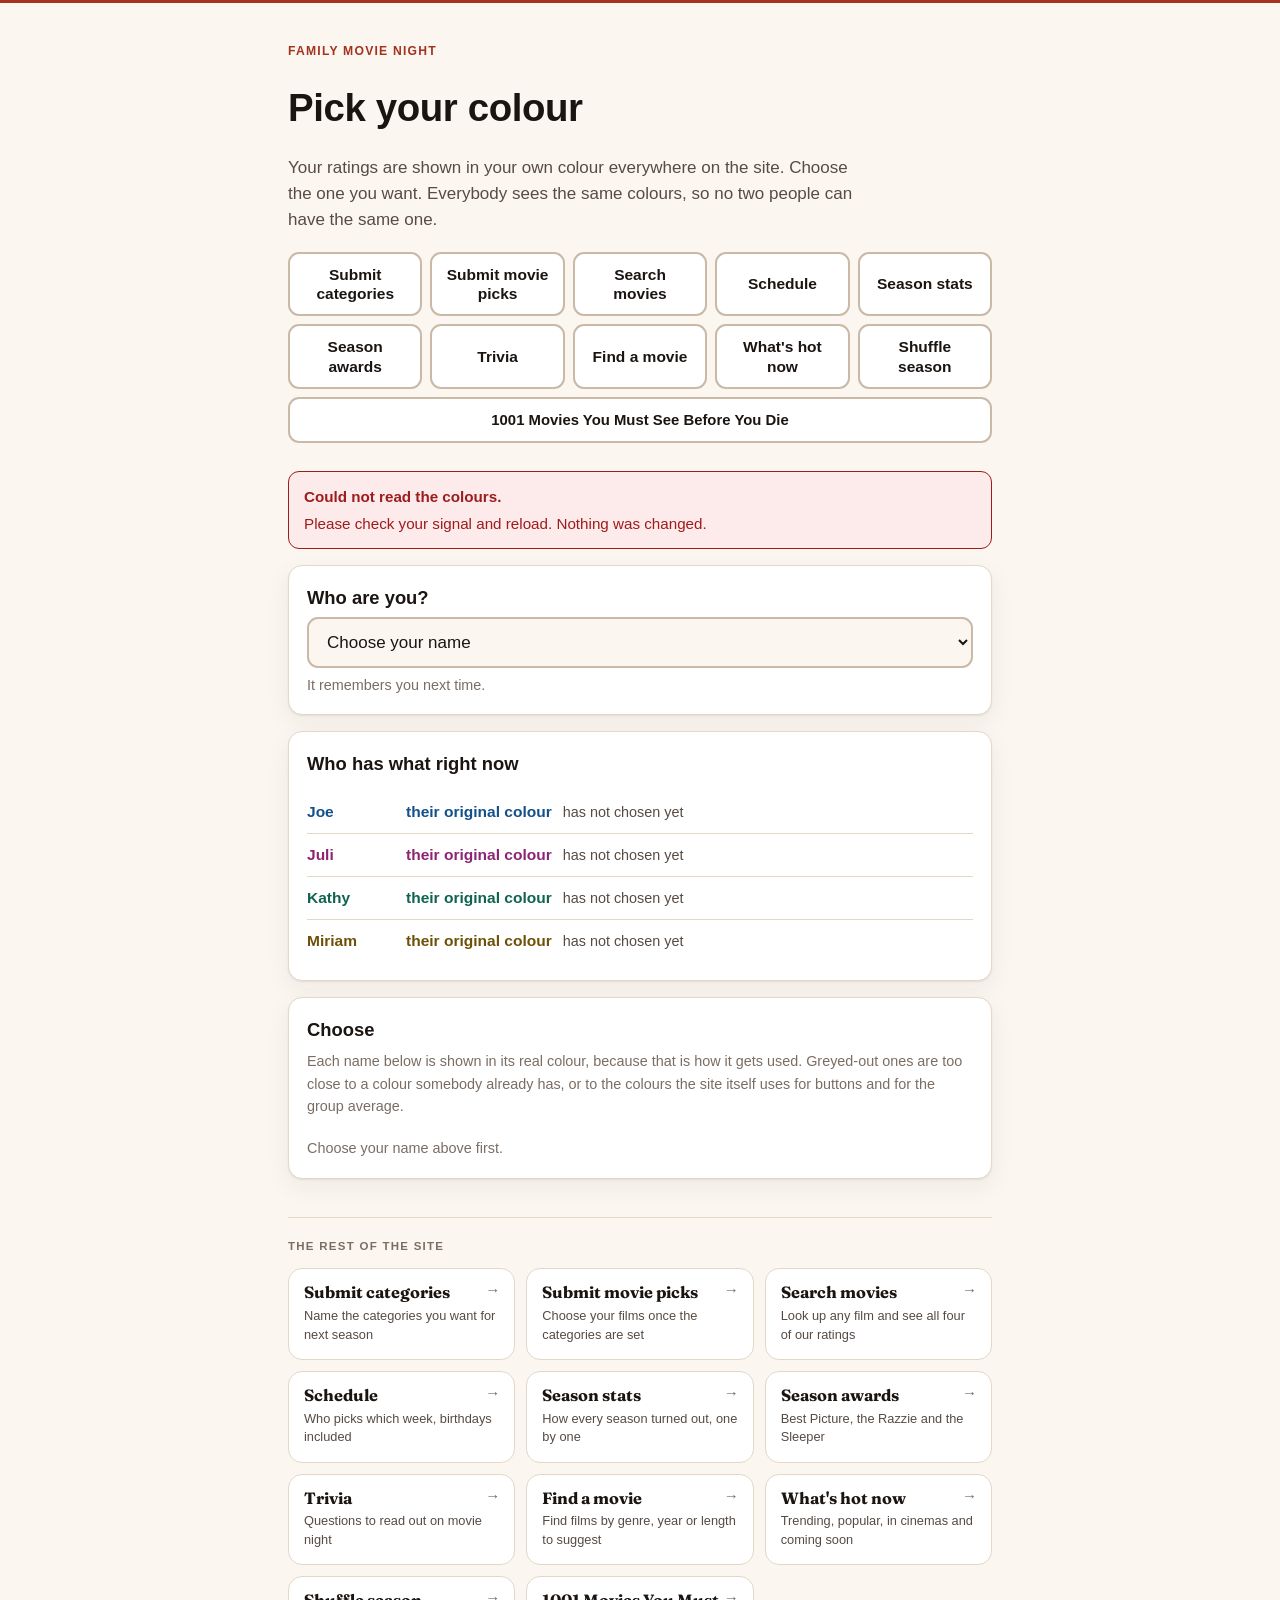
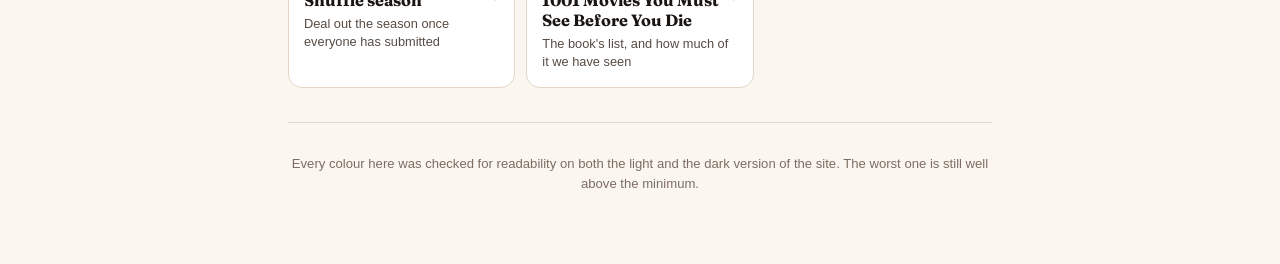
<file: colours.html>
<!doctype html>
<html lang="en">
<head>
<meta charset="utf-8">
<meta name="viewport" content="width=device-width,initial-scale=1,viewport-fit=cover">
<title>Pick Your Colour</title>
<meta name="description" content="Choose the colour your ratings appear in across the whole site.">
<link rel="preconnect" href="https://fonts.googleapis.com">
<link rel="preconnect" href="https://fonts.gstatic.com" crossorigin>
<link rel="stylesheet" href="https://fonts.googleapis.com/css2?family=Fraunces:opsz,wght@9..144,600;9..144,700&display=swap">
<link rel="stylesheet" href="theme.css">
<style>
/* The palette and base layout live in theme.css. This page adds only what is its own. */
.wrap{max-width:44rem; margin:0 auto}

select{width:100%; font:inherit; font-size:17px; color:var(--ink); background:var(--bg);
  border:2px solid var(--line-strong); border-radius:11px; padding:13px 14px}
select:focus{outline:3px solid var(--accent-soft); outline-offset:1px; border-color:var(--accent)}
.sr{position:absolute; width:1px; height:1px; overflow:hidden; clip:rect(0 0 0 0)}

.banner{padding:13px 15px; border-radius:11px; font-size:.95rem; margin-top:14px;
  border:1px solid currentColor}
.banner.ok{background:var(--ok-soft); color:var(--ok)}
.banner.warn{background:var(--warn-soft); color:var(--warn)}
.banner.stop{background:var(--stop-soft); color:var(--stop)}
.banner strong{display:block; margin-bottom:3px}

/* Who has what. Every person gets a line, even one who has not chosen. */
ul.who{list-style:none; margin:12px 0 0; padding:0}
ul.who li{display:flex; gap:11px; align-items:baseline; padding:9px 0;
  border-top:1px solid var(--line); font-size:.97rem}
ul.who li:first-child{border-top:0}
ul.who .nm{flex:0 0 5.5rem; font-weight:700}
ul.who .val{flex:1 1 auto; color:var(--ink-soft); font-size:.9rem}
ul.who .samp{font-weight:700}

/* The swatches. Each one is the real colour, shown as TEXT, because that is how it is used.
   A block of colour would prove nothing about whether a name is readable in it. */
.grid{display:grid; grid-template-columns:repeat(auto-fit,minmax(8.5rem,1fr)); gap:10px;
  margin-top:14px}
.grid button{
  font:inherit; font-size:1.02rem; font-weight:700; cursor:pointer; text-align:left;
  min-height:58px; padding:11px 13px; border-radius:12px;
  background:var(--card); border:2px solid var(--line-strong);
}
.grid button small{display:block; font-weight:400; font-size:.76rem; color:var(--ink-faint);
  margin-top:3px}
.grid button:hover{border-color:var(--accent)}
.grid button:focus-visible{outline:3px solid var(--accent); outline-offset:2px}
.grid button[aria-pressed="true"]{border-color:var(--accent); background:var(--accent-soft)}
.grid button[disabled]{opacity:.55; cursor:default}
.grid button[disabled]:hover{border-color:var(--line-strong)}

footer{margin-top:28px; color:var(--ink-faint); font-size:.82rem; text-align:center}
footer a{color:var(--accent)}
</style>
</head>
<body>
<div class="wrap">

<header>
  <div class="kicker">Family Movie Night</div>
  <h1>Pick your colour</h1>
  <p class="lede">Your ratings are shown in your own colour everywhere on the site. Choose the
    one you want. Everybody sees the same colours, so no two people can have the same one.</p>
  <nav class="fm-nav" id="topnav"></nav>
</header>

<div id="top"></div>

<main>

  <div class="card">
    <h2 style="font-size:1.15rem; margin:0 0 4px">Who are you?</h2>
    <label class="sr" for="person">Your name</label>
    <select id="person"></select>
    <p class="hint">It remembers you next time.</p>
  </div>

  <div class="card">
    <h2 style="font-size:1.15rem; margin:0 0 4px">Who has what right now</h2>
    <ul class="who" id="who"></ul>
  </div>

  <div class="card" id="c-pick">
    <h2 style="font-size:1.15rem; margin:0 0 4px">Choose</h2>
    <p class="hint">Each name below is shown in its real colour, because that is how it gets
      used. Greyed-out ones are too close to a colour somebody already has, or to the colours
      the site itself uses for buttons and for the group average.</p>
    <div id="picknote"></div>
    <div class="grid" id="grid"></div>
  </div>

</main>

<div class="fm-hub" id="hub"></div>

<footer>
  <p id="foot"></p>
</footer>

</div>

<script src="config.js"></script>
<script src="themes.js"></script>
<script src="movies.js"></script>
<script src="aliases.js"></script>
<script src="awards.js"></script>
<script src="extras.js"></script>
<script src="thousand.js"></script>
<script src="lib.js"></script>
<script>
/* =================================================================================================
   PICK YOUR COLOUR

   Joe, 2026-11-17: "each of us four can choose which color our stats are in instead of each
   preassigned", then the rainbow, deep and light versions, mustard, brown, pink, lime and aqua.

   🛑 EVERY ONE OF THE 23 IS READABLE. All 46 values were checked at 4.5:1 as text on the card
      AND the page, in BOTH themes, and the worst in the set is 5.27:1. scripts/check_palette.py
      re-proves it on every deploy and also recomputes the clash list from the hex values, so
      that list can never drift from the colours it describes.

   🛑 WHAT JOE CHOSE TO GIVE UP, so nobody later reads it as an oversight: wide separation across
      the whole set. 70 of the 300 pairs sit closer together than his blue and teal do. He chose
      23 colours over wider spacing, knowing that. The guarantee is therefore NOT that no two
      colours look similar; it is that TWO PEOPLE CANNOT HOLD A SIMILAR PAIR, which this page
      enforces by refusing and saying who it clashes with.

   🛑 THE SITE'S OWN TWO COLOURS ALWAYS COUNT. The terracotta accent is on every button and the
      purple is the group average, and both are always on screen, so a colour too close to
      either is refused for everybody rather than only when somebody holds it.
================================================================================================= */
(function () {
"use strict";

var $ = FM.$, el = FM.el;
var CFG = window.FM_CONFIG || {};
var LS = "fm-colours-who";

var state = { person: "", prefs: {}, busy: false };

function banner(kind, strong, rest) {
  var b = el("div", "banner " + kind);
  if (strong) b.appendChild(el("strong", null, strong));
  if (rest) b.appendChild(document.createTextNode(rest));
  return b;
}

function say(where, kind, strong, rest) {
  var box = $(where);
  box.textContent = "";
  box.appendChild(banner(kind, strong, rest));
}

/* ---------- who you are ---------------------------------------------------------------------- */

(function people() {
  var sel = $("person");
  var head = el("option", null, "Choose your name");
  head.value = "";
  sel.appendChild(head);
  FM.PEOPLE.forEach(function (p) {
    var o = el("option", null, p);
    o.value = p;
    sel.appendChild(o);
  });
  try {
    var saved = localStorage.getItem(LS);
    if (saved && FM.PEOPLE.indexOf(saved) > -1) { sel.value = saved; state.person = saved; }
  } catch (e) {}
  sel.addEventListener("change", function () {
    state.person = this.value;
    try { localStorage.setItem(LS, state.person); } catch (e) {}
    draw();
  });
})();

/* ---------- who has what --------------------------------------------------------------------- */

function drawWho() {
  var ul = $("who");
  ul.textContent = "";
  // Every person gets a line, even one who has never chosen. Standing rule on this site.
  FM.PEOPLE.forEach(function (p) {
    var id = state.prefs[p] || "";
    var li = el("li");
    li.appendChild(el("span", "nm fm-p-" + p, p));
    if (id) {
      var s = el("span", "samp fm-p-" + p, FM.colourLabel(id) || id);
      li.appendChild(s);
      li.appendChild(el("span", "val", "chosen"));
    } else {
      li.appendChild(el("span", "samp fm-p-" + p, "their original colour"));
      li.appendChild(el("span", "val", "has not chosen yet"));
    }
    ul.appendChild(li);
  });
}

/* ---------- the swatches --------------------------------------------------------------------- */

function drawGrid() {
  var box = $("grid");
  box.textContent = "";

  if (!state.person) {
    box.appendChild(el("p", "hint", "Choose your name above first."));
    return;
  }

  FM.COLOURS.forEach(function (c) {
    var b = el("button");
    b.type = "button";
    // 🛑 The swatch is the colour as TEXT, because that is the only way it is ever used. A
    //    block of colour would say nothing about whether a name is readable in it.
    b.style.color = "var(--fm-c-" + c.id + ")";
    b.appendChild(document.createTextNode(c.label));

    var mine = state.prefs[state.person] === c.id;
    b.setAttribute("aria-pressed", mine ? "true" : "false");

    var taken = "";
    FM.PEOPLE.forEach(function (p) {
      if (p !== state.person && state.prefs[p] === c.id) taken = p;
    });
    var clash = FM.clashWith(c.id, state.prefs, state.person);

    if (taken) {
      b.disabled = true;
      b.appendChild(el("small", null, taken + " has this one"));
    } else if (clash) {
      b.disabled = true;
      // Say WHAT it clashes with. "Unavailable" with no reason is just a dead button.
      var why = (clash === "accent")
        ? "too close to the site's buttons"
        : (clash === "group")
          ? "too close to the group average"
          : "too close to " + (FM.colourLabel(clash) || clash);
      b.appendChild(el("small", null, why));
    } else if (mine) {
      b.appendChild(el("small", null, "yours now"));
    } else {
      b.appendChild(el("small", null, "available"));
      b.addEventListener("click", function () { choose(c); });
    }
    box.appendChild(b);
  });
}

function draw() {
  drawWho();
  drawGrid();
}

/* ---------- the server ----------------------------------------------------------------------- */

function load() {
  if (!CFG.endpoint) {
    say("top", "warn", "Choosing is not switched on yet.",
      " This page needs Joe's service, which is not connected. Everyone keeps the colour they "
      + "have.");
    draw();
    return;
  }
  fetch(CFG.endpoint + "?action=prefs")
    .then(function (r) { return r.json(); })
    .then(function (d) {
      if (!d || !d.ok) {
        var err = String((d && d.error) || "");
        if (err.indexOf("Unknown action") > -1) {
          say("top", "warn", "Choosing is not switched on yet.",
            " Joe has one setup step left. Everyone keeps the colour they have, and trying "
            + "again will not help.");
        } else {
          say("top", "warn", "Could not read the colours.", " " + err);
        }
        draw();
        return;
      }
      state.prefs = d.prefs || {};
      FM.applyColours(state.prefs);
      draw();
    })
    .catch(function () {
      say("top", "stop", "Could not read the colours.",
        " Please check your signal and reload. Nothing was changed.");
      draw();
    });
}

function choose(c) {
  if (state.busy || !state.person) return;
  state.busy = true;
  say("picknote", "ok", "Saving...", " Setting your colour to " + c.label + ".");

  fetch(CFG.endpoint, {
    method: "POST",
    headers: { "Content-Type": "text/plain;charset=utf-8" },
    body: JSON.stringify({ kind: "prefs", what: "colour", person: state.person, value: c.id }),
    redirect: "follow"
  })
    .then(function (r) { return r.json(); })
    .then(function (d) {
      state.busy = false;
      if (!d || !d.ok) {
        var err = String((d && d.error) || "");
        if (err.indexOf("Unknown kind") > -1) {
          say("picknote", "warn", "Choosing is not switched on yet.",
            " Joe has one setup step left. Nothing was changed.");
        } else {
          // A refusal the server made on purpose is not a breakage. Its own words.
          say("picknote", "warn", "That was not accepted.", " " + (err || "Nothing was changed."));
        }
        return;
      }
      state.prefs = d.prefs || state.prefs;
      FM.applyColours(state.prefs);
      try { localStorage.setItem("fm-colours", JSON.stringify(state.prefs)); } catch (e) {}
      say("picknote", "ok", "Done.",
        " You are " + c.label + " everywhere on the site now, for everybody.");
      draw();
    })
    .catch(function () {
      state.busy = false;
      say("picknote", "stop", "That did not send.",
        " Please check your signal and try again. Nothing was changed.");
    });
}

$("foot").textContent = "Every colour here was checked for readability on both the light and "
  + "the dark version of the site. The worst one is still well above the minimum.";

draw();
load();

})();
</script>
<script>
/* The site's own navigation. The one copy of the destination list lives in lib.js,
   so a page can never go missing from one menu while appearing in another. */
FM.topnav("topnav", "colours.html");
FM.hub("hub", "colours.html");
</script>
</body>
</html>
</file>
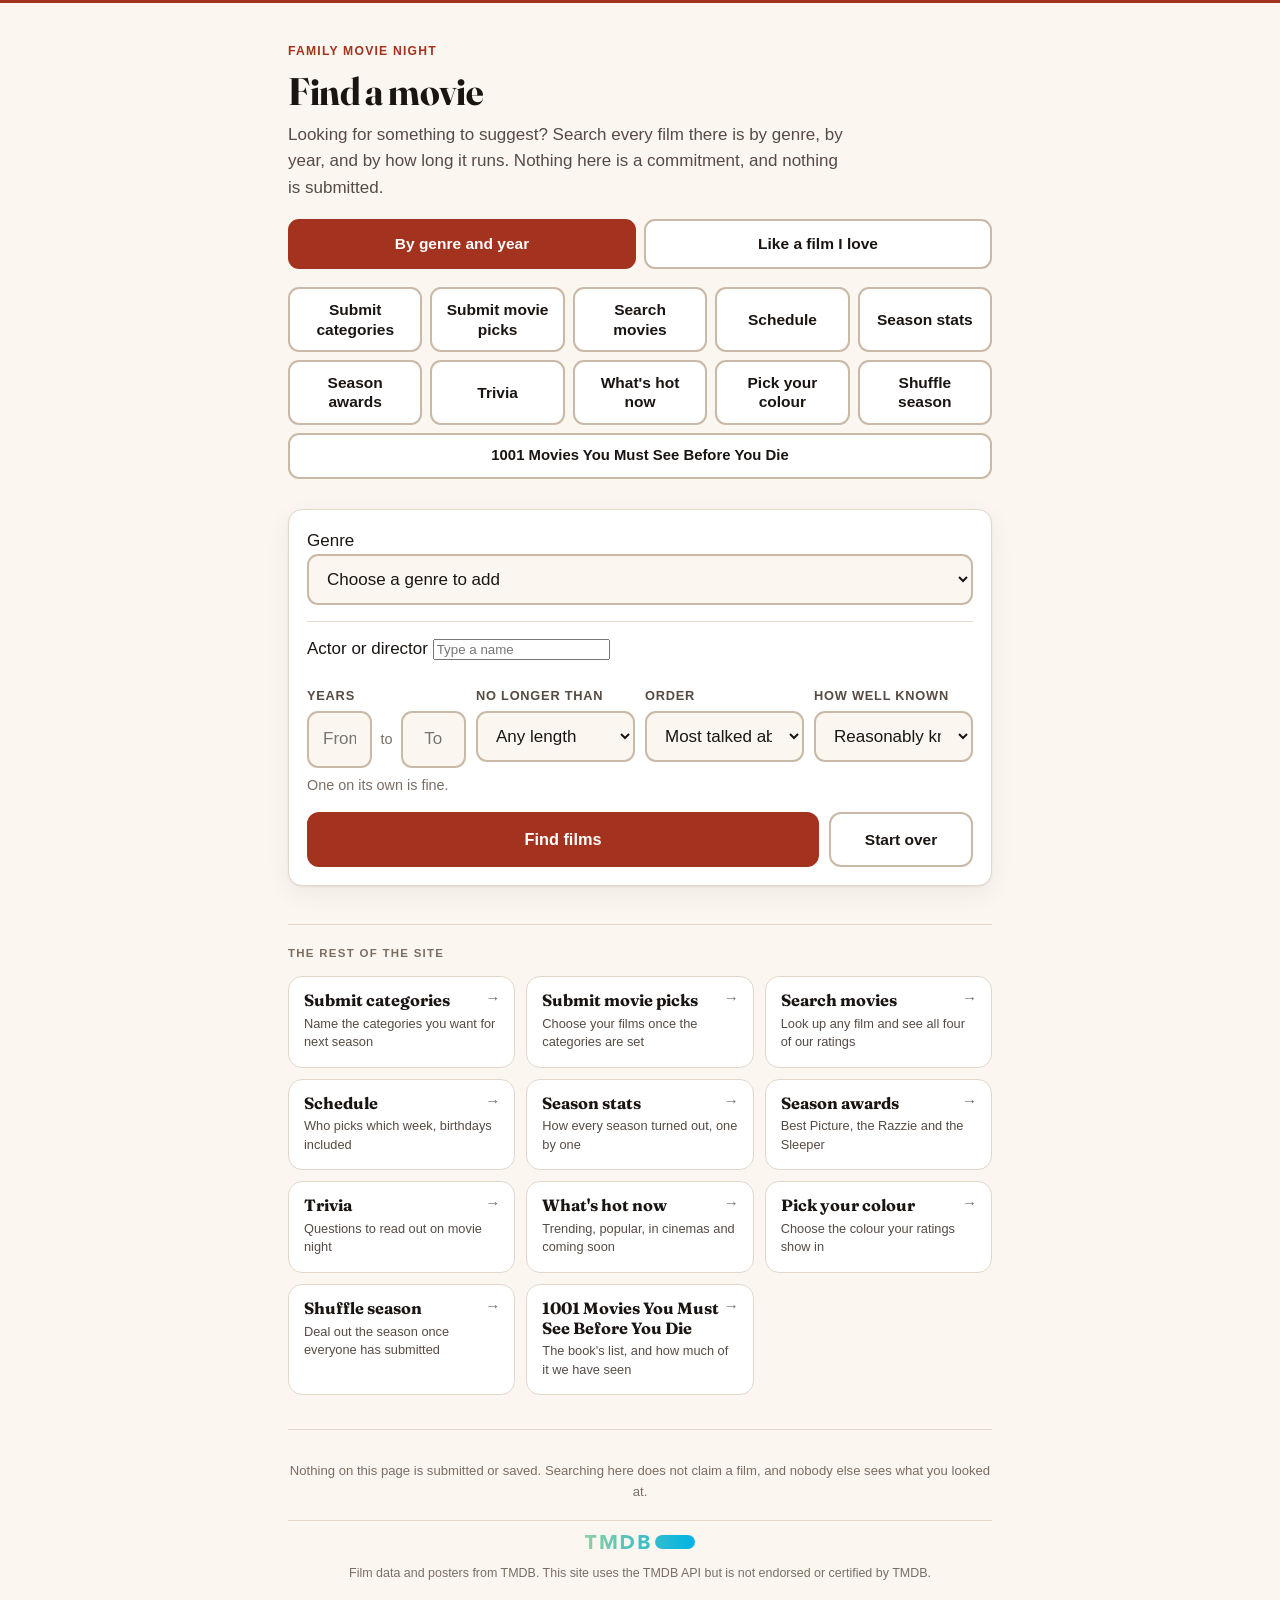
<file: find.html>
<!doctype html>
<html lang="en">
<head>
<meta charset="utf-8">
<meta name="viewport" content="width=device-width,initial-scale=1,viewport-fit=cover">
<title>Find a Movie</title>
<meta name="description" content="Find films by genre, year and length, to suggest for a future season.">
<link rel="preconnect" href="https://fonts.googleapis.com">
<link rel="preconnect" href="https://fonts.gstatic.com" crossorigin>
<link rel="stylesheet" href="https://fonts.googleapis.com/css2?family=Fraunces:opsz,wght@9..144,600;9..144,700&display=swap">
<link rel="stylesheet" href="theme.css">
<style>
/* Same palette as every other page, so the site reads as one thing. Every token gets its light
   value on bare :root first, then both dark blocks redefine only tokens. */

.wrap{max-width:44rem; margin:0 auto}
h1,h2,h3{font-family:Fraunces,Georgia,"Times New Roman",serif; font-weight:700;
  text-wrap:balance; margin:0}


input[type=text],select{
  width:100%; font:inherit; font-size:17px; color:var(--ink); background:var(--bg);
  border:2px solid var(--line-strong); border-radius:11px; padding:13px 14px;
}
input:focus,select:focus{outline:3px solid var(--accent-soft); outline-offset:1px;
  border-color:var(--accent)}
.filters{display:grid; grid-template-columns:repeat(auto-fit,minmax(9rem,1fr)); gap:10px;
  margin-top:12px}
.filters label, .flabel{display:block; font-size:.8rem; font-weight:700; color:var(--ink-soft);
  text-transform:uppercase; letter-spacing:.06em; margin-bottom:5px}
.filters > div{min-width:0}

/* A year range is two fields that belong together, so they share one labelled box. */
.years{display:flex; gap:8px; align-items:center}
.years input{text-align:center}
.years span{color:var(--ink-faint); font-size:.9rem; flex:none}

/* The genres somebody has chosen. Each is removable, because a filter you cannot see or drop
   is a filter that quietly changes every later search. */
.chosen{display:flex; flex-wrap:wrap; gap:8px; margin-top:12px}
.chosen:empty{display:none}
.chosen button{
  font:inherit; font-size:.9rem; font-weight:600; cursor:pointer;
  display:inline-flex; align-items:center; gap:8px; min-height:40px;
  padding:7px 11px 7px 13px; border-radius:999px;
  background:var(--accent-soft); color:var(--accent); border:2px solid var(--accent);
}
.chosen button .x{font-size:1.15rem; line-height:1; font-weight:700}
.chosen button:focus-visible{outline:3px solid var(--accent); outline-offset:2px}

/* Shown only when two or more genres are chosen, because with one it means nothing. */
.combine{margin-top:12px}
.combine:not([hidden]){display:block}
.combine .opts{display:flex; gap:8px; flex-wrap:wrap}
.combine .opts button{
  flex:1 1 9rem; min-height:46px; font:inherit; font-size:.95rem; font-weight:600;
  cursor:pointer; border-radius:11px; padding:11px 13px;
  background:var(--card); color:var(--ink); border:2px solid var(--line-strong);
}
.combine .opts button[aria-pressed="true"]{background:var(--accent); color:var(--accent-ink);
  border-color:var(--accent)}

.actions{display:flex; gap:10px; flex-wrap:wrap; margin-top:16px}
button.go{
  flex:1 1 12rem; min-height:50px; font:inherit; font-size:1.02rem; font-weight:700;
  cursor:pointer; border-radius:12px; padding:13px 16px;
  background:var(--accent); color:var(--accent-ink); border:2px solid var(--accent);
}
button.go[disabled]{opacity:.55; cursor:default}
button.plain{
  flex:0 1 9rem; min-height:50px; font:inherit; font-size:.97rem; font-weight:600;
  cursor:pointer; border-radius:12px; padding:13px 16px;
  background:var(--card); color:var(--ink); border:2px solid var(--line-strong);
}
button.plain:hover, button.go:hover{border-color:var(--accent)}

ul.hits{list-style:none; margin:14px 0 0; padding:0; display:grid; gap:12px}
ul.hits > li{
  display:grid; grid-template-columns:62px 1fr; gap:13px; align-items:start;
  padding-top:12px; border-top:1px solid var(--line);
}
ul.hits > li:first-child{border-top:0; padding-top:0}
.ttl{font-weight:700; font-family:Fraunces,Georgia,serif; font-size:1.08rem; line-height:1.25}
.yr{color:var(--ink-faint); font-weight:400; font-size:.95rem}
.orig{color:var(--ink-faint); font-size:.88rem; font-style:italic; margin-top:1px}
.blurb{color:var(--ink-soft); font-size:.9rem; margin-top:5px}
.meta{color:var(--ink-faint); font-size:.86rem; margin-top:4px}
.genres{color:var(--ink-faint); font-size:.84rem; margin-top:3px}

.tag{display:inline-block; margin-top:6px; margin-right:7px; font-size:.72rem; font-weight:700;
  letter-spacing:.06em; text-transform:uppercase; border-radius:999px; padding:4px 10px;
  border:1px solid currentColor}
.tag.seen{background:var(--stop-soft); color:var(--stop)}
.tag.picked{background:var(--warn-soft); color:var(--warn)}
.tag.free{background:var(--ok-soft); color:var(--ok)}

.banner{padding:13px 15px; border-radius:11px; font-size:.95rem; margin-top:14px;
  border:1px solid currentColor}
.banner.ok{background:var(--ok-soft); color:var(--ok)}
.banner.warn{background:var(--warn-soft); color:var(--warn)}
.banner.stop{background:var(--stop-soft); color:var(--stop)}
.banner strong{display:block; margin-bottom:3px}
.count{font-size:.86rem; color:var(--ink-faint); margin-top:12px}

/* The two ways of asking. Same shape as the switcher on the search page. */
nav.views{display:flex; flex-wrap:wrap; gap:8px; margin:18px 0 0}
nav.views button{
  flex:1 1 11rem; min-height:46px; padding:11px 14px; font:inherit; font-size:.97rem;
  font-weight:600; cursor:pointer; border-radius:11px;
  background:var(--card); color:var(--ink); border:2px solid var(--line-strong);
}
nav.views button[aria-selected="true"]{background:var(--accent); color:var(--accent-ink);
  border-color:var(--accent)}
nav.views button:hover{border-color:var(--accent)}

/* The film somebody picked to be "like". */
.picked{display:flex; gap:12px; align-items:center; margin-top:14px; padding-top:14px;
  border-top:1px solid var(--line)}
.picked .who{flex:1 1 auto; min-width:0}
.picked .who b{display:block; font-family:Fraunces,Georgia,serif; font-size:1.05rem}
.picked .who span{color:var(--ink-faint); font-size:.88rem}
ul.pick-hits{list-style:none; margin:12px 0 0; padding:0; display:grid; gap:8px}
ul.pick-hits > li{margin:0}
ul.pick-hits button{
  width:100%; text-align:left; font:inherit; cursor:pointer; display:grid;
  grid-template-columns:44px 1fr; gap:11px; align-items:center;
  padding:9px; border-radius:11px; background:var(--card);
  border:2px solid var(--line-strong); color:var(--ink);
}
ul.pick-hits button:hover{border-color:var(--accent)}
ul.pick-hits button:focus-visible{outline:3px solid var(--accent); outline-offset:2px}
ul.pick-hits .pt{font-weight:700; font-family:Fraunces,Georgia,serif}
ul.pick-hits .py{color:var(--ink-faint); font-weight:400; font-size:.92rem}

/* The person somebody chose, with the one real choice about them: acted, or directed. */
.whochip{margin-top:14px; padding:13px; border-radius:12px; background:var(--accent-soft);
  border:2px solid var(--accent)}
.whochip .top{display:flex; gap:11px; align-items:center}
.whochip .nm{flex:1 1 auto; min-width:0}
.whochip .nm b{display:block; font-family:Fraunces,Georgia,serif; font-size:1.05rem;
  color:var(--ink)}
.whochip .nm span{color:var(--ink-soft); font-size:.85rem}
.whochip .role{display:flex; gap:8px; margin-top:11px}
.whochip .role button{
  flex:1 1 8rem; min-height:44px; font:inherit; font-size:.94rem; font-weight:600;
  cursor:pointer; border-radius:10px; padding:10px;
  background:var(--card); color:var(--ink); border:2px solid var(--line-strong);
}
.whochip .role button[aria-pressed="true"]{background:var(--accent); color:var(--accent-ink);
  border-color:var(--accent)}
.whochip .drop{flex:0 0 auto; min-height:44px; padding:9px 13px; font:inherit;
  font-weight:600; cursor:pointer; border-radius:10px; background:var(--card);
  color:var(--ink); border:2px solid var(--line-strong)}
.whochip .warn{color:var(--ink-soft); font-size:.84rem; margin:10px 0 0}

/* Family fit (Option C): a guess from the family's OWN past ratings, shown as words, never as a
   score. Names use each person's chosen colour, which already clears 4.5:1 in both themes. */
.fit{margin-top:8px; font-size:.92rem; color:var(--ink)}
.fit b{font-weight:700}
.fitwho{display:flex; flex-wrap:wrap; gap:3px 14px; font-size:.86rem; color:var(--ink-soft);
  margin-top:3px}
.fitwho b{font-weight:700}
.sortby{margin-top:14px}
.sortby .opts{display:flex; gap:8px; flex-wrap:wrap}
.sortby .opts button{
  flex:1 1 9rem; min-height:46px; font:inherit; font-size:.95rem; font-weight:600;
  cursor:pointer; border-radius:11px; padding:11px 13px;
  background:var(--card); color:var(--ink); border:2px solid var(--line-strong);
}
.sortby .opts button[aria-pressed="true"]{background:var(--accent); color:var(--accent-ink);
  border-color:var(--accent)}
details.taste{margin-top:16px; padding-top:14px; border-top:1px solid var(--line)}
details.taste > summary{cursor:pointer; font-weight:700; color:var(--accent); min-height:44px;
  display:flex; align-items:center}
details.taste h3{font-size:1.02rem; margin-top:14px}
details.taste p{margin:4px 0 0; font-size:.92rem; color:var(--ink)}
details.taste .hint{color:var(--ink-soft)}

.more{margin-top:16px}
.more button{width:100%; min-height:50px; font:inherit; font-size:1rem; font-weight:600;
  cursor:pointer; border-radius:12px; padding:13px;
  background:var(--card); color:var(--ink); border:2px solid var(--line-strong)}
.more button:hover{border-color:var(--accent)}

footer{margin-top:28px; color:var(--ink-faint); font-size:.82rem; text-align:center}
footer a{color:var(--accent)}
.sr{position:absolute; width:1px; height:1px; overflow:hidden; clip:rect(0 0 0 0)}
@media (max-width:420px){ .card{padding:15px} }
</style>
</head>
<body>
<div class="wrap">

<header>
  <div class="kicker">Family Movie Night</div>
  <h1>Find a movie</h1>
  <p class="lede">Looking for something to suggest? Search every film there is by genre, by
    year, and by how long it runs. Nothing here is a commitment, and nothing is submitted.</p>
  <nav class="views" id="views" role="tablist">
    <button type="button" data-view="filter" role="tab" aria-selected="true">By genre and year</button>
    <button type="button" data-view="like" role="tab" aria-selected="false">Like a film I love</button>
  </nav>
  <nav class="fm-nav" id="topnav"></nav>
</header>

<div id="offwarn" hidden></div>

<main>

  <section id="v-filter">
  <div class="card">

    <div>
      <label for="f-genre">Genre</label>
      <select id="f-genre">
        <option value="">Choose a genre to add</option>
      </select>
      <div class="chosen" id="chosen"></div>
      <div class="combine" id="combine" hidden>
        <span class="flabel">How should those genres go together?</span>
        <div class="opts">
          <button type="button" id="c-and" aria-pressed="true">All of them at once</button>
          <button type="button" id="c-or" aria-pressed="false">Any one of them</button>
        </div>
      </div>
    </div>

    <div style="margin-top:16px; padding-top:14px; border-top:1px solid var(--line)">
      <label for="pq">Actor or director</label>
      <input type="search" id="pq" placeholder="Type a name" autocomplete="off">
      <div id="p-note"></div>
      <ul class="pick-hits" id="phits"></ul>
      <div id="pchosen"></div>
    </div>

    <div class="filters">
      <div>
        <span class="flabel">Years</span>
        <div class="years">
          <input type="text" id="f-y1" inputmode="numeric" maxlength="4" placeholder="From"
                 aria-label="Earliest year" autocomplete="off">
          <span>to</span>
          <input type="text" id="f-y2" inputmode="numeric" maxlength="4" placeholder="To"
                 aria-label="Latest year" autocomplete="off">
        </div>
        <p class="hint">One on its own is fine.</p>
      </div>
      <div>
        <label for="f-rt">No longer than</label>
        <select id="f-rt"></select>
      </div>
      <div>
        <label for="f-sort">Order</label>
        <select id="f-sort"></select>
      </div>
      <div>
        <label for="f-vc">How well known</label>
        <select id="f-vc"></select>
      </div>
    </div>

    <div class="actions">
      <button type="button" class="go" id="go">Find films</button>
      <button type="button" class="plain" id="clear">Start over</button>
    </div>

  </div>
  </section>

  <section id="v-like" hidden>
  <div class="card">
    <label for="lq">Name a film you love</label>
    <input type="search" id="lq" placeholder="Type part of the title" autocomplete="off"
           enterkeyhint="search">
    <p class="hint">Then pick the right one from the list, and TMDB will suggest films that
      people who liked it also liked. These are <strong>TMDB's suggestions, not ours</strong>.
      A well known film gives a much better list than an obscure one.</p>
    <div id="l-note"></div>
    <ul class="pick-hits" id="lhits"></ul>
    <div id="picked"></div>
    <div class="sortby" id="sortby" hidden>
      <span class="flabel">Order the suggestions</span>
      <div class="opts">
        <button type="button" id="s-tmdb" aria-pressed="true">TMDB's order</button>
        <button type="button" id="s-fit" aria-pressed="false">Best family fit first</button>
      </div>
    </div>
    <details class="taste" id="taste" hidden>
      <summary>What our own ratings say about our taste</summary>
      <div id="tastebody"></div>
    </details>
  </div>
  </section>

  <div class="card" id="resultcard" hidden>
    <div id="note"></div>
    <p class="count" id="count"></p>
    <ul class="hits" id="hits"></ul>
    <div class="more" id="more" hidden><button type="button" id="moreBtn">Show more</button></div>
  </div>

</main>

<div class="fm-hub" id="hub"></div>

<footer>
  <p id="foot"></p>
  <!-- TMDB's logo AND sentence, drawn by FM.tmdbCredit in lib.js. Their terms require the
       logo, not only the words, and the stated penalty is losing the API key. One renderer,
       so a page added later cannot ship without it. -->
  <div class="fm-tmdb" id="tmdb"></div>
</footer>

</div>

<script src="config.js"></script>
<script src="themes.js"></script>
<script src="movies.js"></script>
<script src="aliases.js"></script>
<script src="awards.js"></script>
<script src="extras.js"></script>
<script src="thousand.js"></script>
<script src="taste.js"></script>
<script src="lib.js"></script>
<script>
/* =================================================================================================
   FIND A MOVIE

   Joe, 2026-11-16: "any movie that somebody's looking up to potentially want us to watch."

   This page is the OPPOSITE of search.html. That one asks "have we watched this one film", against
   the 356 films we ship. This one asks "what films are there like this", against every film TMDB
   has, which is far too many to ship. So every search here is a live call through Joe's Apps
   Script, which holds the TMDB key. The page never sees the key and never calls TMDB itself.

   WHAT THIS PAGE WILL NOT DO
     - It never invents a result. A failed call says so and shows nothing.
     - It never silently drops a filter. The server refuses a filter it cannot read, and its own
       sentence is shown as written, because a deliberate refusal is not a breakage.
     - It never claims a film is new to us when the film list did not load. The "we watched this"
       tags simply do not appear, and the page says why, rather than quietly reporting every film
       as one we have never seen.
================================================================================================= */
(function () {
"use strict";

var $ = FM.$, el = FM.el;
var CFG = window.FM_CONFIG || {};

/* The runtime options. "Any" first, because most searches do not care. */
var RUNTIMES = [
  { v: "",    n: "Any length" },
  { v: "90",  n: "90 minutes" },
  { v: "100", n: "100 minutes" },
  { v: "110", n: "110 minutes" },
  { v: "120", n: "2 hours" },
  { v: "150", n: "2.5 hours" },
  { v: "180", n: "3 hours" }
];

/* Only the sorts Code.gs whitelists. Asking for one it does not know is refused, not ignored. */
var SORTS = [
  { v: "popularity.desc",           n: "Most talked about" },
  { v: "vote_average.desc",         n: "Best rated" },
  { v: "vote_count.desc",           n: "Most rated" },
  { v: "primary_release_date.desc", n: "Newest first" },
  { v: "primary_release_date.asc",  n: "Oldest first" },
  { v: "title.asc",                 n: "Title, A to Z" },
  { v: "revenue.desc",              n: "Biggest at the box office" }
];

/* The quality floor, in words rather than numbers, because "at least 50 votes" means nothing to
   anybody. TMDB holds everything ever released, so with no floor a genre search returns films
   nobody has heard of. */
var KNOWN = [
  { v: "1000", n: "Famous films only" },
  { v: "50",   n: "Reasonably known" },
  { v: "0",    n: "Include obscure films" }
];
var KNOWN_DEFAULT = "50";

var state = {
  view: "filter",       // "filter" = by genre and year, "like" = films like one I love
  likeFilm: null,       // the film chosen in the like-this mode: { id, t, y }
  person: null,         // { id, name, dept } chosen in the filter mode
  role: "directed",     // "directed" or "acted". TMDB's own job label decides which list.
  credits: null,        // their whole filmography, fetched once and filtered here
  localRows: [],         // the filtered, sorted list the local pager walks
  genres: [],           // ids, in the order they were chosen
  mode: "and",          // "and" -> comma, "or" -> pipe. TMDB's own behaviour.
  page: 1,
  pages: 0,
  total: 0,
  shown: 0,
  lastQuery: null,      // the filters the results on screen actually came from
  likeRows: [],         // every suggestion loaded so far, in TMDB's own order
  likeOrder: "tmdb",    // "tmdb" or "fit"
  busy: false
};

/* ---------- building the controls ------------------------------------------------------------ */

function fillSelect(id, items, selected) {
  var sel = $(id);
  items.forEach(function (o) {
    var op = el("option", null, o.n);
    op.value = o.v;
    if (selected !== undefined && o.v === selected) op.selected = true;
    sel.appendChild(op);
  });
}

function buildGenreSelect() {
  var sel = $("f-genre");
  while (sel.options.length > 1) sel.remove(1);
  FM.GENRES.forEach(function (g) {
    if (state.genres.indexOf(g.id) > -1) return;    // already chosen; not offered twice
    var op = el("option", null, g.n);
    op.value = String(g.id);
    sel.appendChild(op);
  });
  sel.value = "";
}

function drawChosen() {
  var box = $("chosen");
  box.textContent = "";
  state.genres.forEach(function (id) {
    var b = el("button");
    b.type = "button";
    b.appendChild(el("span", null, FM.genreName(id)));
    b.appendChild(el("span", "x", "×"));
    b.setAttribute("aria-label", "Remove " + FM.genreName(id));
    b.addEventListener("click", function () {
      state.genres = state.genres.filter(function (x) { return x !== id; });
      buildGenreSelect();
      drawChosen();
    });
    box.appendChild(b);
  });
  // The AND/OR question only exists once there are two genres to combine.
  $("combine").hidden = state.genres.length < 2;
}

function setMode(m) {
  state.mode = m;
  $("c-and").setAttribute("aria-pressed", m === "and" ? "true" : "false");
  $("c-or").setAttribute("aria-pressed", m === "or" ? "true" : "false");
}

/* ---------- reading the form ----------------------------------------------------------------- */

/** Everything the server needs, or a refusal of our own. The page checks the two things it can
 *  check locally, so the family gets an answer without waiting for a round trip. Everything
 *  else is the server's job, and its wording is used. */
function readForm() {
  var y1 = $("f-y1").value.trim();
  var y2 = $("f-y2").value.trim();

  if (y1 && !/^[0-9]{4}$/.test(y1)) return { bad: "The first year needs to be four digits." };
  if (y2 && !/^[0-9]{4}$/.test(y2)) return { bad: "The second year needs to be four digits." };
  if (y1 && y2 && Number(y1) > Number(y2)) {
    return { bad: "The first year is after the second one, so nothing could match." };
  }

  var q = {
    sort: $("f-sort").value,
    // `minvotes`, never `vc`: Google rejects `vc` above small values, before the script runs.
    // Found live 2026-11-17, the second reserved name of the day after `rt`/`maxrt`.
    minvotes: $("f-vc").value
  };
  if (state.genres.length) {
    q.g = state.genres.join(state.mode === "or" ? "|" : ",");
  }
  if (y1) q.y1 = y1;
  if (y2) q.y2 = y2;
  // 🛑 `maxrt`, never `rt`: Google reserves `rt` and answers 400 before the script runs.
  //    Found live 2026-11-17. The name is load bearing.
  if ($("f-rt").value) q.maxrt = $("f-rt").value;
  return { q: q };
}

function describe(q) {
  var bits = [];
  if (q.g) {
    var names = q.g.split(/[,|]/).map(function (id) { return FM.genreName(id); });
    bits.push(names.join(q.g.indexOf("|") > -1 ? " or " : " and "));
  }
  if (q.y1 && q.y2) bits.push(q.y1 + " to " + q.y2);
  else if (q.y1) bits.push(q.y1 + " onwards");
  else if (q.y2) bits.push("up to " + q.y2);
  if (q.maxrt) bits.push("under " + q.maxrt + " minutes");
  return bits.length ? bits.join(", ") : "every film";
}

/* ---------- what WE already know about a film ------------------------------------------------ */

/* 🛑 This is the one claim on the page that could be wrong in a way nobody notices. If movies.js
   did not load, every film would look new to us. So the tag is only drawn when the film list is
   really there, and the page says plainly when it is not. */
/* FM.dataOk is a BOOLEAN, not a function: lib.js sets it once from MOVIES.length against
   EXPECTED_MIN. Calling it would throw and take the whole page down. */
var DATA_OK = FM.dataOk;

function ourTag(r) {
  if (!DATA_OK) return null;
  var hit = FM.lookup(r.t, r.y).exact;
  if (!hit) return null;
  if (String(hit.st) === "Watched") {
    var who = hit.p ? " — " + hit.p + " picked it" : "";
    var avg = hit.a ? ", we gave it " + hit.a : "";
    return el("span", "tag seen", "We watched this" + who + avg);
  }
  return el("span", "tag picked", "Already picked for " + FM.seasonName(hit.s));
}

/* ---------- drawing ---------------------------------------------------------------------------- */

function row(r) {
  var li = el("li");
  li.appendChild(FM.poster(r));

  var body = el("div");
  var t = el("div", "ttl", r.t);
  if (r.y) t.appendChild(el("span", "yr", "  " + r.y));
  body.appendChild(t);

  if (r.orig) body.appendChild(el("div", "orig", r.orig));

  var gs = (r.genres || []).map(function (id) { return FM.genreName(id); })
                           .filter(function (n) { return n; });
  if (gs.length) body.appendChild(el("div", "genres", gs.join(", ")));

  // A score with no votes behind it is not a score, so the vote count is always beside it.
  if (r.votes) {
    body.appendChild(el("div", "meta",
      r.score ? (Number(r.score).toFixed(1) + " out of 10 from "
                 + Number(r.votes).toLocaleString() + " ratings on TMDB")
              : (Number(r.votes).toLocaleString() + " ratings on TMDB")));
  }

  if (r.overview) body.appendChild(el("div", "blurb", r.overview));

  var tag = ourTag(r);
  if (tag) body.appendChild(tag);

  if (state.view === "like") {
    var fit = fitBlock(r);
    if (fit) body.appendChild(fit);
  }

  li.appendChild(body);
  return li;
}

/* ---------- family fit (Option C) --------------------------------------------------------------
   🛑 A GUESS FROM OUR OWN PAST RATINGS, AND IT SAYS SO. Words, never a number dressed as a
      rating. Every guess names what it is based on, so nobody has to take it on trust.
   🛑 NOTHING TO GO ON IS SAID OUT LOUD, never shown as "About average". */
function fitBlock(r) {
  if (!FM.tasteOk()) return null;
  var fam = FM.tasteFit(r, "Family");
  var box = el("div");
  var line = el("div", "fit");
  if (!fam) {
    line.appendChild(document.createTextNode(
      "Family fit: not enough in our own ratings to guess about this one."));
    box.appendChild(line);
    return box;
  }
  line.appendChild(document.createTextNode("Family fit: "));
  line.appendChild(el("b", null, fam.band));
  if (fam.why.length) {
    line.appendChild(document.createTextNode(" (" + fam.why.map(whyText).join(", ") + ")"));
  }
  box.appendChild(line);

  var who = el("div", "fitwho");
  FM.PEOPLE.forEach(function (p) {
    var f = FM.tasteFit(r, p);
    var s = el("span");
    s.appendChild(el("b", "fm-p-" + p, p));
    s.appendChild(document.createTextNode(" " + (f ? f.band : "no guess")));
    who.appendChild(s);
  });
  box.appendChild(who);
  return box;
}

/** "Crime rated higher" / "the 1970s rated lower", so a reason reads as a reason. */
function whyText(p) {
  return p.label + (p.s >= 0 ? " rated higher" : " rated lower");
}

/** The suggestions in whichever order was chosen. TMDB's own order is the default, because it is
 *  theirs and it is what the count describes. Sorting only reorders what is already loaded, and
 *  the count line says so, so nobody thinks the whole list was searched. */
function drawLike() {
  var rows = state.likeRows.slice();
  if (state.likeOrder === "fit" && FM.tasteOk()) {
    rows = rows.map(function (r, i) {
      var f = FM.tasteFit(r, "Family");
      return { r: r, i: i, s: f ? f.score : null };
    }).sort(function (a, b) {
      // A film with no guess goes last, never in the middle as if it were average.
      if (a.s === null && b.s === null) return a.i - b.i;
      if (a.s === null) return 1;
      if (b.s === null) return -1;
      return (b.s - a.s) || (a.i - b.i);
    }).map(function (x) { return x.r; });
  }
  $("hits").textContent = "";
  var frag = document.createDocumentFragment();
  rows.forEach(function (r) { frag.appendChild(row(r)); });
  $("hits").appendChild(frag);
  var line = "Showing " + state.shown + " of " + Number(state.total).toLocaleString()
           + " suggestions.";
  if (state.likeOrder === "fit") {
    line += " Sorted by family fit among the " + state.shown + " loaded so far.";
  }
  $("count").textContent = line;
}

function setLikeOrder(o) {
  state.likeOrder = o;
  $("s-tmdb").setAttribute("aria-pressed", o === "tmdb" ? "true" : "false");
  $("s-fit").setAttribute("aria-pressed", o === "fit" ? "true" : "false");
  if (state.likeRows.length) drawLike();
}

function fmtGap(s) {
  var v = Math.abs(s).toFixed(1);
  if (v === "0.0") return "about their usual";
  return v + (s > 0 ? " above" : " below") + " their usual";
}

/** The profile itself, so the family can see what every guess is built from. */
function drawTaste() {
  var box = $("tastebody");
  box.textContent = "";
  if (!FM.tasteOk()) return;
  var T = FM.TASTE;
  box.appendChild(el("p", "hint",
    "Worked out from " + T.used.ratings.toLocaleString() + " of our own ratings on "
    + T.used.films + " films. Each person is compared with their OWN average, so a tough rater "
    + "and a generous one count the same. Small groups of films are pulled toward the middle, "
    + "and anything with too few films is left out. TV series are not included."));

  function pick(map, names, dir) {
    return Object.keys(map).map(function (k) {
      return { label: names ? (names[k] || k) : k, s: map[k].s, n: map[k].n };
    }).filter(function (x) { return dir > 0 ? x.s > 0.05 : x.s < -0.05; })
      .sort(function (a, b) { return dir > 0 ? b.s - a.s : a.s - b.s; })
      .slice(0, 3);
  }
  function list(xs) {
    return xs.map(function (x) {
      return x.label + " (" + fmtGap(x.s) + ", " + x.n + " films)";
    }).join("; ");
  }

  FM.TASTE_WHO.forEach(function (w) {
    var p = T.people[w];
    if (!p) return;
    var h = el("h3");
    if (w === "Family") h.textContent = "All four together";
    else h.appendChild(el("span", "fm-p-" + w, w));
    box.appendChild(h);
    if (p.avg) box.appendChild(el("p", "hint", "Usual rating " + p.avg.toFixed(2) + ", from "
                                   + p.rated + " films."));
    var gu = pick(p.genre, T.genreNames, 1), gd = pick(p.genre, T.genreNames, -1);
    var du = pick(p.decade, null, 1), dd = pick(p.decade, null, -1);
    if (gu.length) box.appendChild(el("p", null, "Rates higher: " + list(gu)));
    if (gd.length) box.appendChild(el("p", null, "Rates lower: " + list(gd)));
    if (du.length || dd.length) {
      box.appendChild(el("p", null, "Decades: " + list(du.concat(dd))));
    }
    var da = (p.director && p.director.above) || [], db = (p.director && p.director.below) || [];
    if (da.length) {
      box.appendChild(el("p", null, "Directors rated higher: " + da.slice(0, 3).map(function (x) {
        return x.v + " (" + x.n + " films)"; }).join(", ")));
    }
    if (db.length) {
      box.appendChild(el("p", null, "Directors rated lower: " + db.slice(0, 3).map(function (x) {
        return x.v + " (" + x.n + " films)"; }).join(", ")));
    }
  });
}

function setCount() {
  if (!state.total) { $("count").textContent = ""; return; }
  $("count").textContent = "Showing " + state.shown + " of "
    + Number(state.total).toLocaleString() + " films that match.";
}

function banner(kind, strong, rest) {
  var b = el("div", "banner " + kind);
  if (strong) b.appendChild(el("strong", null, strong));
  if (rest) b.appendChild(document.createTextNode(rest));
  return b;
}

/** Nothing matched. That is a real answer, not a failure, and the page says which filter is the
 *  likely culprit rather than going blank and looking broken. */
function nothingFound(q) {
  var narrow = [];
  if (q.maxrt) narrow.push("the length limit");
  if (q.g && q.g.indexOf(",") > -1) narrow.push("asking for all those genres at once");
  if (q.y1 && q.y2 && (Number(q.y2) - Number(q.y1)) <= 5) narrow.push("the narrow year range");
  if (q.minvotes === "1000") narrow.push("limiting it to famous films");

  var msg = "No films match " + describe(q) + ".";
  if (narrow.length) {
    msg += " The filter most likely to be doing that is " + narrow[0]
         + (narrow.length > 1 ? ", and " + narrow[1] : "") + ". Try dropping it.";
  } else {
    msg += " Try widening one of the filters.";
  }
  $("note").textContent = "";
  $("note").appendChild(banner("warn", "Nothing found.", " " + msg));
}

/* ---------- the search ------------------------------------------------------------------------ */

function search(append) {
  if (state.busy) return;

  var read = append ? { q: state.lastQuery } : readForm();
  if (read.bad) {
    $("note").textContent = "";
    $("note").appendChild(banner("warn", "Check that again.", " " + read.bad));
    return;
  }

  var q = read.q;
  if (!append) {
    state.page = 1; state.shown = 0; state.total = 0; state.pages = 0;
    state.lastQuery = q;
    $("hits").textContent = "";
    $("count").textContent = "";
    $("more").hidden = true;
  }
  $("resultcard").hidden = false;
  q.page = String(state.page);

  state.busy = true;
  $("go").disabled = true;
  $("go").textContent = append ? "Find films" : "Looking...";
  $("moreBtn").disabled = true;

  FM.discover(q, function (st, d) {
    if (st === "searching") return;

    state.busy = false;
    $("go").disabled = false;
    $("go").textContent = "Find films";
    $("moreBtn").disabled = false;

    if (st === "off") {
      $("note").textContent = "";
      $("note").appendChild(banner("warn", "Finding films is not switched on yet.",
        " Joe has one setup step left on his side. Nothing is wrong with what you typed, and "
        + "trying again will not help."));
      return;
    }
    if (st === "refused") {
      // The server turned the filters down on purpose. Its own words, not ours.
      $("note").textContent = "";
      $("note").appendChild(banner("warn", "That search was not accepted.",
        " " + (d.error || "No reason was given.")));
      return;
    }
    if (st === "error") {
      $("note").textContent = "";
      $("note").appendChild(banner("stop", "That search did not go through.",
        " Please check your signal and try again. Nothing was found and nothing was changed."));
      return;
    }

    // st === "ok"
    state.total = d.total || 0;
    state.pages = d.pages || 0;
    var rows = d.results || [];

    if (!append && !rows.length) { nothingFound(q); return; }

    $("note").textContent = "";

    // If the server raised the vote floor on us, say so. It is showing something slightly
    // different from what was asked, and the family should know that rather than wonder.
    var ap = d.applied || {};

    /* 🛑 DID THE SERVER ACTUALLY USE WHAT WE ASKED FOR? A filter it ignored returns a list that
       looks perfectly normal and is simply wrong. The one real case: an older deployment that
       does not know a parameter name yet. Say so rather than show unfiltered results under a
       filtered heading. */
    var ignored = [];
    if (q.g && !ap.g) ignored.push("the genre");
    if (q.y1 && !ap.y1) ignored.push("the earliest year");
    if (q.y2 && !ap.y2) ignored.push("the latest year");
    if (q.maxrt && !ap.maxrt) ignored.push("the length limit");
    if (ignored.length) {
      $("note").appendChild(banner("warn", "These results are not filtered the way you asked.",
        " The lookup service ignored " + ignored.join(" and ") + ", which means Joe has a setup "
        + "step left. Everything below is real, but treat it as unfiltered on that point."));
    }

    if (ap.votesRaisedForRatingSort) {
      $("note").appendChild(banner("ok", "A note on the order.",
        " Sorting by rating only means something when enough people have voted, so this is "
        + "limited to films with at least " + ap.votesRaisedForRatingSort + " ratings. "
        + "Otherwise a film with one perfect score would come top."));
    }

    var frag = document.createDocumentFragment();
    rows.forEach(function (r) { frag.appendChild(row(r)); });
    $("hits").appendChild(frag);
    state.shown += rows.length;
    setCount();

    $("more").hidden = !(state.page < state.pages && state.shown < state.total);
    state.page += 1;
  });
}


/* ---------- the two ways of asking ----------------------------------------------------------- */

function showView(which) {
  state.view = which;
  $("v-filter").hidden = which !== "filter";
  $("v-like").hidden = which !== "like";
  Array.prototype.forEach.call($("views").getElementsByTagName("button"), function (b) {
    b.setAttribute("aria-selected", b.getAttribute("data-view") === which ? "true" : "false");
  });
  // Results belong to the question that produced them, so switching clears them rather than
  // leaving an old answer sitting under a new question.
  clearResults();
}

function clearResults() {
  $("hits").textContent = "";
  $("note").textContent = "";
  $("count").textContent = "";
  $("more").hidden = true;
  $("resultcard").hidden = true;
  state.page = 1; state.shown = 0; state.total = 0; state.pages = 0;
  state.likeRows = [];
}

/* ---------- films like one I love ------------------------------------------------------------- */

/** Draw the title-search results as a list of things to pick. The family chooses; the page
 *  never decides which "Heat" was meant. */
function drawPickHits(st, results) {
  var box = $("lhits"), note = $("l-note");
  box.textContent = "";
  note.textContent = "";

  if (st === "off") {
    note.appendChild(banner("warn", "Looking films up is not switched on yet.",
      " Joe has one setup step left."));
    return;
  }
  if (st === "error") {
    note.appendChild(banner("stop", "That lookup did not go through.",
      " Please check your signal and try again."));
    return;
  }
  if (st === "searching") { note.appendChild(el("p", "hint", "Looking...")); return; }
  if (st === "idle") return;
  if (!results.length) {
    note.appendChild(el("p", "hint", "Nothing found by that name."));
    return;
  }

  results.slice(0, 8).forEach(function (r) {
    var li = el("li");
    var b = el("button");
    b.type = "button";
    b.appendChild(FM.poster(r, "sm"));
    var who = el("span");
    who.appendChild(el("span", "pt", r.t));
    if (r.y) who.appendChild(el("span", "py", "  " + r.y));
    b.appendChild(who);
    b.addEventListener("click", function () { chooseLikeFilm(r); });
    li.appendChild(b);
    box.appendChild(li);
  });
}

function chooseLikeFilm(r) {
  state.likeFilm = { id: r.id, t: r.t, y: r.y };
  $("lhits").textContent = "";
  $("l-note").textContent = "";
  $("lq").value = "";

  var box = $("picked");
  box.textContent = "";
  var row2 = el("div", "picked");
  row2.appendChild(FM.poster(r, "sm"));
  var who = el("div", "who");
  who.appendChild(el("b", null, r.t + (r.y ? " (" + r.y + ")" : "")));
  who.appendChild(el("span", null, "Finding films like this one"));
  row2.appendChild(who);
  var again = el("button", "plain", "Pick another");
  again.type = "button";
  again.style.flex = "0 0 auto";
  again.addEventListener("click", function () {
    state.likeFilm = null;
    box.textContent = "";
    $("sortby").hidden = true;
    clearResults();
    $("lq").focus();
  });
  row2.appendChild(again);
  box.appendChild(row2);
  // The order choice only means something once there is a list, and only with a profile.
  $("sortby").hidden = !FM.tasteOk();

  likeSearch(false);
}

function likeSearch(append) {
  if (state.busy || !state.likeFilm) return;
  if (!append) { clearResults(); }

  state.busy = true;
  $("moreBtn").disabled = true;
  $("resultcard").hidden = false;
  if (!append) {
    $("note").appendChild(el("p", "hint", "Looking..."));
  }

  FM.similar(state.likeFilm.id, state.page, function (st, d) {
    if (st === "searching") return;
    state.busy = false;
    $("moreBtn").disabled = false;
    if (!append) $("note").textContent = "";

    if (st === "off") {
      $("note").appendChild(banner("warn", "Suggestions are not switched on yet.",
        " Joe has one setup step left. Nothing is wrong with the film you picked."));
      return;
    }
    if (st === "refused") {
      $("note").appendChild(banner("warn", "That could not be looked up.",
        " " + (d.error || "No reason was given.")));
      return;
    }
    if (st === "error") {
      $("note").appendChild(banner("stop", "That did not go through.",
        " Please check your signal and try again."));
      return;
    }

    var rows = d.results || [];
    state.total = d.total || 0;
    state.pages = d.pages || 0;

    if (!append && !rows.length) {
      // An empty list is a real answer here, not a failure, and it has a real cause.
      $("note").appendChild(banner("warn", "TMDB has no suggestions for that film.",
        " That usually means it is too obscure or too new for anyone to have built up a "
        + "pattern around it. Try a better known film."));
      return;
    }

    // 🛑 Said every single time, because we did not work these out.
    if (!append) {
      $("note").appendChild(banner("ok", "These are TMDB's suggestions.",
        " They come from what people who liked " + state.likeFilm.t + " also liked. We did not "
        + "work them out, so treat them as a starting point rather than a verdict."
        + (FM.tasteOk() ? " The family fit under each one IS ours: a guess from our own past "
           + "ratings, based only on its genres, decade and language." : "")));
    }

    state.likeRows = state.likeRows.concat(rows);
    state.shown += rows.length;
    drawLike();

    $("more").hidden = !(state.page < state.pages && state.shown < state.total);
    state.page += 1;
  });
}


/* ---------- actors and directors ------------------------------------------------------------
   🛑 A PERSON IS NOT ANOTHER DISCOVER PARAMETER. TMDB's crew filter is "any crew role" and
      cannot be narrowed to the director, so using it would show films somebody produced or
      wrote as films they DIRECTED. Instead we ask for their filmography, which labels every
      credit with its real job, and filter it here.
-------------------------------------------------------------------------------------------- */

function drawPersonHits(st, d) {
  var box = $("phits"), note = $("p-note");
  box.textContent = "";
  note.textContent = "";

  if (st === "off") {
    note.appendChild(banner("warn", "Looking people up is not switched on yet.",
      " Joe has one setup step left."));
    return;
  }
  if (st === "refused") {
    note.appendChild(banner("warn", "That name was not accepted.",
      " " + (d.error || "No reason was given.")));
    return;
  }
  if (st === "error") {
    note.appendChild(banner("stop", "That lookup did not go through.",
      " Please check your signal and try again."));
    return;
  }
  if (st === "searching") { note.appendChild(el("p", "hint", "Looking...")); return; }

  var people = (d && d.results) || [];
  if (!people.length) {
    note.appendChild(el("p", "hint", "Nobody found by that name."));
    return;
  }

  people.slice(0, 6).forEach(function (p) {
    var li = el("li");
    var b = el("button");
    b.type = "button";
    // The one shared poster component also draws a person, given a path.
    b.appendChild(FM.poster({ poster: p.photo }, "sm"));
    var who = el("span");
    who.appendChild(el("span", "pt", p.name));
    // 🛑 The known titles are the whole point: "Chris Evans" is two different actors, and only
    //    the films tell them apart at a glance.
    var sub = (p.known || []).join(", ");
    who.appendChild(el("span", "py", "  " + (p.dept || "") + (sub ? "  \u00b7  " + sub : "")));
    b.appendChild(who);
    b.addEventListener("click", function () { choosePerson(p); });
    li.appendChild(b);
    box.appendChild(li);
  });
}

function choosePerson(p) {
  state.person = { id: p.id, name: p.name, dept: p.dept || "" };
  // Someone known for directing probably wants their directed films; an actor, their acting.
  state.role = (p.dept === "Directing") ? "directed" : "acted";
  state.credits = null;
  $("phits").textContent = "";
  $("p-note").textContent = "";
  $("pq").value = "";
  drawPersonChip();
  clearResults();
}

function setRole(r) {
  state.role = r;
  drawPersonChip();
}

function drawPersonChip() {
  var box = $("pchosen");
  box.textContent = "";
  if (!state.person) return;

  var wrap = el("div", "whochip");
  var top = el("div", "top");
  var nm = el("div", "nm");
  nm.appendChild(el("b", null, state.person.name));
  nm.appendChild(el("span", null, state.person.dept
    ? "Known for " + state.person.dept.toLowerCase() : "Chosen"));
  top.appendChild(nm);
  var drop = el("button", "drop", "Remove");
  drop.type = "button";
  drop.addEventListener("click", function () {
    state.person = null; state.credits = null;
    box.textContent = "";
    clearResults();
  });
  top.appendChild(drop);
  wrap.appendChild(top);

  var role = el("div", "role");
  [["directed", "Films they directed"], ["acted", "Films they acted in"]].forEach(function (pair) {
    var b = el("button", null, pair[1]);
    b.type = "button";
    b.setAttribute("aria-pressed", state.role === pair[0] ? "true" : "false");
    b.addEventListener("click", function () { setRole(pair[0]); });
    role.appendChild(b);
  });
  wrap.appendChild(role);

  // 🛑 Said out loud, because a filter that silently does nothing is a wrong answer. A
  //    filmography credit carries no runtime, so the length limit cannot apply here.
  wrap.appendChild(el("p", "warn",
    "With a person chosen, the genre, years, how-well-known and order all still apply. "
    + "The length limit does not, because TMDB does not give a running time on a person's "
    + "filmography. Films with no release date are left out, since they are not made yet."));

  box.appendChild(wrap);
}

/** The panel's other filters, applied to a filmography.
 *  🛑 The logic itself lives in lib.js as FM.filterFilms, so it can be run by a test. This is
 *     only the translation from this page's controls into its arguments. */
function filterCredits(rows, q) {
  return FM.filterFilms(rows, {
    genres: state.genres,
    mode: state.mode,
    y1: q.y1,
    y2: q.y2,
    minvotes: q.minvotes,
    sort: q.sort
  });
}

var LOCAL_PAGE = 20;

function paintLocal(append) {
  if (!append) { $("hits").textContent = ""; state.shown = 0; }
  var slice = state.localRows.slice(state.shown, state.shown + LOCAL_PAGE);
  var frag = document.createDocumentFragment();
  slice.forEach(function (r) { frag.appendChild(row(r)); });
  $("hits").appendChild(frag);
  state.shown += slice.length;
  state.total = state.localRows.length;
  $("count").textContent = "Showing " + state.shown + " of " + state.total
    + (state.role === "directed" ? " films they directed." : " films they acted in.");
  $("more").hidden = state.shown >= state.total;
}

function personSearch(append) {
  if (state.busy || !state.person) return;

  var read = readForm();
  if (read.bad) {
    $("note").textContent = "";
    $("note").appendChild(banner("warn", "Check that again.", " " + read.bad));
    return;
  }
  var q = read.q;

  // Already have their filmography? Then nothing needs fetching; only the filters changed.
  if (state.credits) {
    if (!append) {
      state.localRows = filterCredits(state.credits[state.role] || [], q);
      $("note").textContent = "";
      $("resultcard").hidden = false;
      if (!state.localRows.length) { nothingForPerson(q); return; }
      noteLocal(q);
    }
    paintLocal(append);
    return;
  }

  state.busy = true;
  $("go").disabled = true;
  $("go").textContent = "Looking...";
  $("resultcard").hidden = false;
  $("note").textContent = "";
  $("note").appendChild(el("p", "hint", "Fetching their films..."));

  FM.credits(state.person.id, function (st, d) {
    if (st === "searching") return;
    state.busy = false;
    $("go").disabled = false;
    $("go").textContent = "Find films";
    $("note").textContent = "";

    if (st === "off") {
      $("note").appendChild(banner("warn", "Looking people up is not switched on yet.",
        " Joe has one setup step left."));
      return;
    }
    if (st === "refused") {
      $("note").appendChild(banner("warn", "That was not accepted.",
        " " + (d.error || "No reason was given.")));
      return;
    }
    if (st === "error") {
      $("note").appendChild(banner("stop", "That did not go through.",
        " Please check your signal and try again."));
      return;
    }

    state.credits = { acted: d.acted || [], directed: d.directed || [] };
    state.localRows = filterCredits(state.credits[state.role] || [], q);
    if (!state.localRows.length) { nothingForPerson(q); return; }
    noteLocal(q);
    paintLocal(false);
  });
}

/** Say what was filtered where. The family asked the server for some of this and got the rest
 *  done in the page, and the honest thing is to not pretend it was one query. */
function noteLocal(q) {
  var bits = [];
  if (state.genres.length) bits.push("genre");
  if (q.y1 || q.y2) bits.push("years");
  if (q.minvotes && Number(q.minvotes) > 0) bits.push("how well known");
  var msg = "These are the films TMDB credits "
    + (state.role === "directed" ? "to " : "")
    + state.person.name + (state.role === "directed" ? " as director" : " as a cast member")
    + ".";
  if (bits.length) msg += " Narrowed here by " + bits.join(", ") + ".";
  if (q.maxrt) {
    msg += " The length limit was NOT applied, because TMDB gives no running time on a "
         + "filmography.";
  }
  $("note").appendChild(banner("ok", "", msg));
}

function nothingForPerson(q) {
  var tried = [];
  if (state.genres.length) tried.push("the genre");
  if (q.y1 || q.y2) tried.push("the years");
  if (q.minvotes === "1000") tried.push("limiting it to famous films");
  var msg = "TMDB credits no films to " + state.person.name
    + (state.role === "directed" ? " as director" : " as a cast member")
    + (tried.length ? " that also match " + tried.join(" and ") + "." : ".");
  if (tried.length) msg += " Try removing one of those, or switch between directed and acted.";
  $("note").textContent = "";
  $("note").appendChild(banner("warn", "Nothing found.", " " + msg));
}

/* ---------- wiring --------------------------------------------------------------------------- */

fillSelect("f-rt", RUNTIMES);
fillSelect("f-sort", SORTS);
fillSelect("f-vc", KNOWN, KNOWN_DEFAULT);
buildGenreSelect();
drawChosen();

$("f-genre").addEventListener("change", function () {
  var v = this.value;
  if (!v) return;
  var id = Number(v);
  if (state.genres.indexOf(id) < 0) state.genres.push(id);
  buildGenreSelect();
  drawChosen();
});

$("c-and").addEventListener("click", function () { setMode("and"); });
$("c-or").addEventListener("click", function () { setMode("or"); });

// A person chosen in the filter panel changes WHICH query answers it, because a filmography
// and a discover search are two different things. See the note above personSearch().
$("go").addEventListener("click", function () {
  if (state.person) personSearch(false); else search(false);
});

// Show more belongs to whichever question is on screen.
$("moreBtn").addEventListener("click", function () {
  if (state.view === "like") { likeSearch(true); return; }
  if (state.person) { paintLocal(true); return; }
  search(true);
});

Array.prototype.forEach.call($("views").getElementsByTagName("button"), function (b) {
  b.addEventListener("click", function () { showView(b.getAttribute("data-view")); });
});

// Family fit (Option C). With no taste.js both controls stay hidden and the tab works exactly
// as it did before, so a missing file can never break the page.
$("s-tmdb").addEventListener("click", function () { setLikeOrder("tmdb"); });
$("s-fit").addEventListener("click", function () { setLikeOrder("fit"); });
if (FM.tasteOk()) { drawTaste(); $("taste").hidden = false; }

// The film picker reuses the debounced title search that has run the picks page for weeks.
FM.liveSearch($("lq"), 2, drawPickHits);

/* The person box has its own debounce, because it asks a different action. Same 400ms and the
   same discard-stale-answers rule as FM.liveSearch, which only knows the film search. */
(function () {
  var timer = null, last = "";
  $("pq").addEventListener("input", function () {
    var q = this.value.trim();
    last = q;
    clearTimeout(timer);
    if (q.length < 2) { drawPersonHits("idle", {}); return; }
    timer = setTimeout(function () {
      FM.person(q, function (st, d) {
        if ($("pq").value.trim() !== last) return;      // stale: they kept typing
        drawPersonHits(st, d);
      });
    }, 400);
  });
})();

$("clear").addEventListener("click", function () {
  state.person = null; state.credits = null; state.localRows = [];
  $("pchosen").textContent = ""; $("phits").textContent = ""; $("p-note").textContent = "";
  $("pq").value = "";
  state.genres = [];
  setMode("and");
  $("f-y1").value = ""; $("f-y2").value = "";
  $("f-rt").value = ""; $("f-sort").value = SORTS[0].v; $("f-vc").value = KNOWN_DEFAULT;
  state.page = 1; state.shown = 0; state.total = 0; state.pages = 0; state.lastQuery = null;
  buildGenreSelect();
  drawChosen();
  $("hits").textContent = "";
  $("note").textContent = "";
  $("count").textContent = "";
  $("more").hidden = true;
});

// Enter in either year box runs the search, because that is what Enter means in a form.
["f-y1", "f-y2"].forEach(function (id) {
  $(id).addEventListener("keydown", function (e) {
    if (e.key === "Enter") { e.preventDefault(); search(false); }
  });
});

/* If there is no endpoint at all, say so once at the top rather than at every attempt. */
if (!CFG.endpoint) {
  var w = $("offwarn");
  w.hidden = false;
  w.appendChild(banner("warn", "Finding films is not switched on yet.",
    " This page needs Joe's lookup service, which is not connected."));
}

/* The one claim that could be quietly wrong, stated plainly when it applies. */
if (!DATA_OK) {
  var d2 = $("offwarn");
  d2.hidden = false;
  d2.appendChild(banner("warn", "Our own film list did not load.",
    " Searching still works, but nothing below can tell you whether we have already watched a "
    + "film. Reload the page to try again."));
}

/* The attribution itself is in the footer markup, the same wording every other page carries.
   This line says what the page does with what you type, which is nothing. */
$("foot").textContent = "Nothing on this page is submitted or saved. Searching here does not "
  + "claim a film, and nobody else sees what you looked at.";

})();
</script>
<script>
/* The site's own navigation. The one copy of the destination list lives in lib.js,
   so a page can never go missing from one menu while appearing in another. */
FM.topnav("topnav", "find.html");
FM.hub("hub", "find.html");
FM.tmdbCredit("tmdb");
</script>
</body>
</html>
</file>
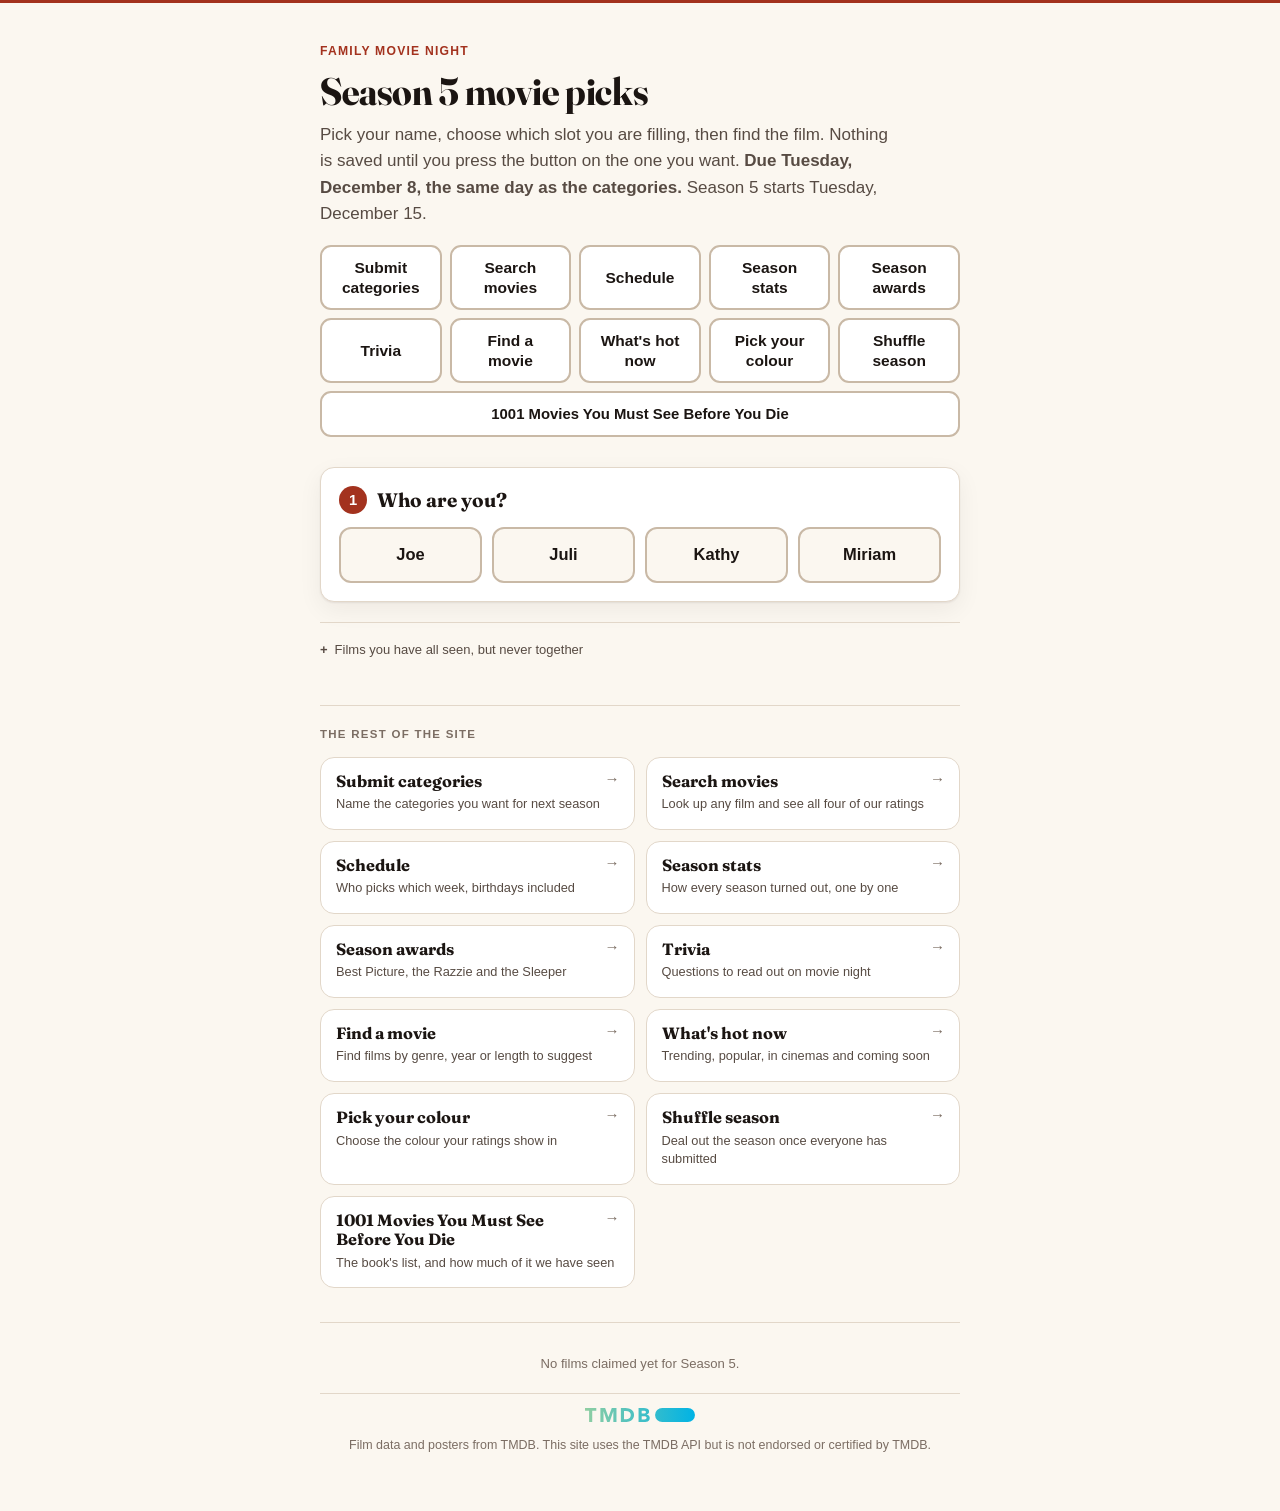
<file: picks.html>
<!doctype html>
<html lang="en">
<head>
<meta charset="utf-8">
<meta name="viewport" content="width=device-width,initial-scale=1,viewport-fit=cover">
<title>Submit Your Movie Picks</title>
<meta name="description" content="Choose your movies for the next season of family movie night.">
<link rel="preconnect" href="https://fonts.googleapis.com">
<link rel="preconnect" href="https://fonts.gstatic.com" crossorigin>
<link rel="stylesheet" href="https://fonts.googleapis.com/css2?family=Fraunces:opsz,wght@9..144,600;9..144,700&display=swap">
<link rel="stylesheet" href="theme.css">
<style>
.wrap{max-width:40rem; margin:0 auto}
h1,h2,h3{font-family:Fraunces,Georgia,"Times New Roman",serif; font-weight:700;
  text-wrap:balance; margin:0}
h1{font-size:clamp(1.8rem,6.5vw,2.4rem); line-height:1.1}
h2{font-size:1.22rem; line-height:1.25}

.step{display:flex; align-items:center; gap:10px; margin-bottom:13px}
.num{flex:none; width:28px; height:28px; border-radius:50%; background:var(--accent);
  color:var(--accent-ink); font-size:.92rem; font-weight:700; display:grid; place-items:center}

.people,.kinds{display:grid; gap:10px; grid-template-columns:repeat(auto-fit,minmax(8rem,1fr))}
.people button,.kinds button{
  min-height:54px; padding:13px 12px; font:inherit; font-size:1.03rem; font-weight:600;
  background:var(--bg); color:var(--ink); border:2px solid var(--line-strong);
  border-radius:12px; cursor:pointer; text-align:center;
}
.kinds{grid-template-columns:1fr}
.kinds button{text-align:left; font-size:.99rem; min-height:50px}
.people button:hover,.kinds button:hover{border-color:var(--accent)}
.people button[aria-pressed="true"],.kinds button[aria-pressed="true"]{
  background:var(--accent); color:var(--accent-ink); border-color:var(--accent)}
.kinds button:disabled{opacity:.45; cursor:not-allowed}
.kinds .done{font-size:.8rem; font-weight:400; opacity:.85}

input[type=search]{width:100%; font:inherit; font-size:17px; color:var(--ink); background:var(--bg);
  border:2px solid var(--line-strong); border-radius:11px; padding:13px 14px}
input:focus{outline:3px solid var(--accent-soft); outline-offset:1px; border-color:var(--accent)}

ul.hits{list-style:none; margin:14px 0 0; padding:0; display:grid; gap:12px}
ul.hits > li{display:grid; grid-template-columns:62px 1fr; gap:13px; align-items:start;
  padding-top:12px; border-top:1px solid var(--line)}
ul.hits > li:first-child{border-top:0; padding-top:0}
.ttl{font-weight:700; font-family:Fraunces,Georgia,serif; font-size:1.06rem; line-height:1.25;
  margin:0}
.yr{color:var(--ink-faint); font-weight:400; font-size:.95rem}
.orig{color:var(--ink-faint); font-size:.88rem; font-style:italic; margin:1px 0 0}
.meta{color:var(--ink-faint); font-size:.86rem; margin:4px 0 0}
.tag{display:inline-block; margin-top:6px; font-size:.72rem; font-weight:700; letter-spacing:.06em;
  text-transform:uppercase; border-radius:999px; padding:4px 10px; border:1px solid currentColor}
.tag.seen{background:var(--stop-soft); color:var(--stop)}
.tag.picked{background:var(--warn-soft); color:var(--warn)}
.tag.free{background:var(--ok-soft); color:var(--ok)}
.tag.near{background:var(--accent-soft); color:var(--accent)}
.lbxd{display:inline-block; margin-top:7px; margin-left:8px; font-size:.8rem; font-weight:600;
  color:var(--accent)}
button.take{
  margin-top:9px; min-height:46px; padding:11px 18px; font:inherit; font-size:1rem;
  font-weight:700; font-family:Fraunces,Georgia,serif; cursor:pointer; border-radius:11px;
  background:var(--accent); color:var(--accent-ink); border:2px solid var(--accent); display:block;
}
button.take:disabled{opacity:.4; cursor:not-allowed}

.banner{padding:13px 15px; border-radius:11px; font-size:.95rem; margin-top:14px;
  border:1px solid currentColor}
.banner.ok{background:var(--ok-soft); color:var(--ok)}
.banner.warn{background:var(--warn-soft); color:var(--warn)}
.banner.stop{background:var(--stop-soft); color:var(--stop)}
.count{font-size:.86rem; color:var(--ink-faint); margin-top:12px}

.prog{display:grid; gap:8px; margin-top:4px}
.prog div{display:flex; justify-content:space-between; gap:10px; padding:8px 0;
  border-top:1px solid var(--line); font-size:.95rem}
.prog b{font-family:Fraunces,Georgia,serif}
.mine{list-style:none; margin:10px 0 0; padding:0}
.mine li{display:flex; flex-wrap:wrap; justify-content:space-between; gap:8px;
  align-items:center; padding:9px 0; border-top:1px solid var(--line); font-size:.95rem}
.mine li > span:first-child{flex:1 1 10rem; min-width:0}
/* Joe, 2026-11-11: changing a pick has to be EASY. Two taps, and the buttons are big enough
   to hit on a phone without zooming. */
button.chg{flex:none; min-height:38px; padding:7px 12px; font-size:.84rem; font-weight:700;
  border-radius:9px; border:2px solid var(--line-strong); background:var(--card);
  color:var(--ink); cursor:pointer}
button.chg:hover{border-color:var(--accent); color:var(--accent)}
.swapping{border-left:5px solid var(--accent); background:var(--accent-soft);
  border-radius:11px; padding:12px 14px; margin:0 0 12px}
.swapping b{display:block}
.swapping button{margin-top:9px}
.mine .slot{flex:none; font-size:.7rem; font-weight:700; letter-spacing:.06em;
  text-transform:uppercase; color:var(--accent); background:var(--accent-soft);
  border:1px solid var(--accent); border-radius:999px; padding:3px 8px}
footer{margin-top:28px; color:var(--ink-faint); font-size:.82rem; text-align:center}
footer a{color:var(--accent)}
@media (max-width:420px){ .card{padding:15px} }
</style>
</head>
<body>
<div class="wrap">

<header>
  <div class="kicker">Family Movie Night</div>
  <h1 id="h1">Your movie picks</h1>
  <p class="lede" id="lede"></p>
  <nav class="fm-nav" id="topnav"></nav>
</header>

<div id="datawarn" class="banner stop" hidden></div>
<div id="setup" class="banner warn" hidden></div>

<main>
  <section class="card">
    <div class="step"><div class="num">1</div><h2>Who are you?</h2></div>
    <div class="people" id="people" role="group" aria-label="Choose your name"></div>
  </section>

  <section class="card" id="c-kind" hidden>
    <div class="step"><div class="num">2</div><h2>What kind of pick is this?</h2></div>
    <div class="kinds" id="kinds"></div>
    <p class="hint" id="kind-hint"></p>
  </section>

  <section class="card" id="c-find" hidden>
    <div class="step"><div class="num">3</div><h2 id="find-title">Find the movie</h2></div>
    <input type="search" id="q" placeholder="Type a movie title" autocomplete="off"
           enterkeyhint="search">
    <p class="hint">Anything we have already watched, or that somebody has already claimed this
      season, cannot be picked. You will see that straight away.</p>
    <div id="note"></div>
    <ul class="hits" id="hits"></ul>
    <p class="count" id="count"></p>
  </section>

  <section class="card" id="c-mine" hidden>
    <h2 id="mine-title">Your picks so far</h2>
    <div class="prog" id="prog"></div>
    <ul class="mine" id="mine"></ul>
  </section>

  <section class="card" id="c-all" hidden>
    <h2>Everything claimed this season</h2>
    <p class="hint">Picks are not hidden, unlike categories. Everyone needs to see what is taken.</p>
    <ul class="mine" id="all"></ul>
  </section>
  <!-- FILMS ALL FOUR HAVE SEEN, BUT NEVER TOGETHER. Joe's own list, off his spreadsheet.
       🛑 It maintains itself: a title disappears the moment that film is watched, because the
          filter runs here at render time against the live film list. Nobody edits anything. -->
  <details class="fm-quiet" id="nt-box">
    <summary>Films you have all seen, but never together</summary>
    <p class="hint" id="nt-intro"></p>
    <ul class="fm-not-together" id="nt-list"></ul>
  </details>
</main>

<div class="fm-hub" id="hub"></div>

<footer>
  <p id="foot"></p>
  <!-- TMDB's logo AND sentence, drawn by FM.tmdbCredit in lib.js. Their terms require the
       logo, not only the words, and the stated penalty is losing the API key. One renderer,
       so a page added later cannot ship without it. -->
  <div class="fm-tmdb" id="tmdb"></div>
</footer>
</div>

<script src="config.js"></script>
<script src="themes.js"></script>
<script src="movies.js"></script>
<script src="extras.js"></script>
<script src="lib.js"></script>
<script>
(function(){
"use strict";

var CFG = window.FM_CONFIG || {};
var SEASON = CFG.season || "Next season";
var PEOPLE = ["Joe","Juli","Kathy","Miriam"];
var LS = "fm.picks.v1";

/* All title matching comes from lib.js, the one copy the whole site shares. */
var $ = FM.$, el = FM.el;

// `changing` is deliberately NOT restored from localStorage: a half-finished swap from days
// ago would point at a pick that may no longer exist.
var state = { person: "", kind: "", theme: "", changing: null };
try {
  var s = JSON.parse(localStorage.getItem(LS) || "{}");
  if (s && PEOPLE.indexOf(s.person) > -1) state.person = s.person;
} catch (e) {}
function save(){ try { localStorage.setItem(LS, JSON.stringify(state)); } catch (e) {} }

/* Live season data from the sheet: who has claimed what, the agreed categories, the counts. */
var LIVE = { rows: [], categories: [], owed: {} };

$("h1").textContent = SEASON + " movie picks";
$("lede").textContent = "Pick your name, choose which slot you are filling, then find the film. "
  + "Nothing is saved until you press the button on the one you want.";

/* 🛑 THE DEADLINE, ADDED 2026-11-17. Until today this page showed NO date at all, so
   whatever date Joe's message named was invisible on the one page where picks are submitted.
   Both dates come out of config.js through FM.dueText and FM.startText, the same two functions
   index.html uses, so the two pages cannot name different days. Nothing is typed in here, and
   a date config.js leaves empty prints nothing rather than half a sentence.

   ⚠ THIS IS THE DEADLINE FOR THE SEASON'S ORDINARY PICKS. Birthday films are exempt and
   say so further down the page, which is Joe's own rule from 2026-10-22 and not an oversight;
   scripts/check_birthdays.py asserts that exemption is still worded on the page. */
var dueTxt = FM.dueText(), startTxt = FM.startText();
if (dueTxt) {
  $("lede").appendChild(el("strong", null,
    " Due " + dueTxt + ", the same day as the categories."));
}
if (startTxt) {
  $("lede").appendChild(document.createTextNode(" " + SEASON + " starts " + startTxt + "."));
}

if (!CFG.endpoint){
  var sn = $("setup");
  sn.hidden = false;
  sn.innerHTML = "<strong>This page is not switched on yet.</strong> It needs one more setup step "
    + "from Joe before picks can be saved.";
}

/* ---------- step 1: who ---------- */
PEOPLE.forEach(function(name){
  var b = el("button", null, name);
  b.type = "button";
  b.setAttribute("aria-pressed", String(state.person === name));
  b.addEventListener("click", function(){
    state.person = (state.person === name) ? "" : name;
    state.kind = ""; state.theme = "";
    save();
    render();
  });
  $("people").appendChild(b);
});

/* ---------- step 2: which slot ----------
   Open Choice and Birthday work from day one. Dealer's Choice cannot, because it needs the
   season's 8 agreed categories and those are not settled until all four people have submitted
   them. The server returns [] until then, and this page says so rather than guessing. */
function buildKinds(){
  var box = $("kinds");
  box.textContent = "";
  var owed = LIVE.owed[state.person] || {open:0, dealer:0, birthday:0, openTarget:8};

  var openBtn = slotButton("Open Choice", "",
    "Open Choice", owed.open + " of " + owed.openTarget + " done",
    owed.open >= owed.openTarget);
  box.appendChild(openBtn);

  if (!LIVE.categories.length){
    var waiting = el("p", "hint",
      "Category picks open up once all four of you have submitted your categories. "
      + "Until then you can still add Open Choice and Birthday films.");
    box.appendChild(waiting);
  } else {
    LIVE.categories.forEach(function(cat){
      var taken = LIVE.rows.some(function(r){
        return r.person === state.person && r.pick_type === "Dealer's Choice" && r.theme === cat;
      });
      box.appendChild(slotButton("Dealer's Choice", cat, cat,
        taken ? "done" : "one film needed", taken));
    });
  }

  /* Birthday picks have no deadline: Joe, 2026-10-22, "a spot people can submit their birthday
     movie whenever they want... just suggest at least a week prior". So this shows a suggested
     date per birthday rather than gating anything, and there is one slot per birthday that falls
     inside the season, because every birthday inside the season earns a pick. */
  var mine = FM.birthdaysFor(state.person);
  if (!mine.length){
    box.appendChild(slotButton("Birthday", "", "Birthday movie",
      owed.birthday ? owed.birthday + " submitted" : "any time", false));
  } else {
    mine.forEach(function(b, i){
      var submitBy = new Date(b.night.getTime() - 7 * 864e5);
      var have = owed.birthday > i;
      box.appendChild(slotButton("Birthday", "",
        "Birthday movie · " + b.birthday.toLocaleDateString(undefined,
          { month: "short", day: "numeric", year: "numeric" }),
        have ? "submitted" : "watched around " + FM.niceDate(b.night)
             + ", so send it by " + FM.niceDate(submitBy),
        false));
    });
  }

  var hints = [];
  if (LIVE.categories.length){
    hints.push("One film for each of the 8 categories, plus 8 Open Choice films.");
  }
  if (mine.length > 1){
    hints.push("Your birthday comes round " + mine.length + " times this season, so you get "
      + mine.length + " birthday films.");
  }
  hints.push("Birthday films have no deadline. The dates above are a suggestion, and they shift "
    + "if we skip any weeks.");
  $("kind-hint").textContent = hints.join(" ");
}

function slotButton(kind, theme, label, sub, disabled){
  var b = el("button");
  b.type = "button";
  b.disabled = !!disabled;
  b.setAttribute("aria-pressed", String(state.kind === kind && state.theme === theme));
  b.appendChild(document.createTextNode(label + " "));
  b.appendChild(el("span", "done", "· " + sub));
  b.addEventListener("click", function(){
    state.kind = kind; state.theme = theme;
    save();
    render();
    $("q").focus();
  });
  return b;
}

/* ---------- step 3: find the film ---------- */
function claimedBy(title, year){
  // What the baked 354 cannot know: who has claimed what in THIS season.
  for (var i = 0; i < LIVE.rows.length; i++){
    var r = LIVE.rows[i];
    if (FM.norm(r.title) !== FM.norm(title)) continue;
    var a = parseInt(r.year, 10), b = parseInt(year, 10);
    if (isNaN(a) || isNaN(b) || Math.abs(a - b) <= 1) return r;
  }
  return null;
}

function drawHits(results){
  var ul = $("hits");
  ul.textContent = "";
  results.forEach(function(r){
    var li = el("li");
    li.appendChild(FM.poster(r));
    var box = el("div");
    var h = el("p", "ttl", r.t);
    if (r.y) h.appendChild(el("span", "yr", "  " + r.y));
    box.appendChild(h);
    if (r.orig) box.appendChild(el("p", "orig", r.orig));

    var hit = FM.verdict(box, r.t, r.y);      // watched / already picked / free, from history
    var mine = claimedBy(r.t, r.y);           // and from this season's live picks
    var blocked = !!hit.exact;

    if (mine){
      blocked = true;
      box.appendChild(el("p", "meta",
        (mine.person === state.person ? "You have" : mine.person + " has")
        + " already claimed this for " + SEASON
        + (mine.pick_type === "Dealer's Choice" ? ' (' + mine.theme + ')' : '') + "."));
    }

    box.appendChild(FM.letterboxd(r.t, r.y));

    var take = el("button", "take", blocked ? "Cannot pick this one"
      : (state.changing ? "Swap to this one" : "Pick this one"));
    take.type = "button";
    take.disabled = blocked || !CFG.endpoint || !DATA_OK;
    take.addEventListener("click", function(){ submit(r, take); });
    box.appendChild(take);

    li.appendChild(box);
    ul.appendChild(li);
  });
}

var NOTE_OFF = '<div class="banner warn"><strong>Search is not switched on yet.</strong> '
  + 'It needs one more setup step from Joe, and trying again will not help until he does it.</div>';
var NOTE_ERR = '<div class="banner stop">That search could not run just now. Please check your '
  + 'signal and try again.</div>';

/* Without the film list this page cannot tell whether a film has already been watched, so it
   must not let anybody claim one. Picking is disabled rather than guessing. */
var DATA_OK = FM.requireData("datawarn");

FM.liveSearch($("q"), 2, function(st, results){
  if (!DATA_OK) return;
  var note = $("note"), count = $("count");
  if (st === "idle"){ $("hits").textContent = ""; count.textContent = ""; note.textContent = "";
    return; }
  if (st === "searching"){ count.textContent = "Searching..."; return; }
  if (st === "off"){ $("hits").textContent = ""; count.textContent = ""; note.innerHTML = NOTE_OFF;
    return; }
  if (st === "error"){ $("hits").textContent = ""; count.textContent = "";
    note.innerHTML = NOTE_ERR; return; }
  note.textContent = "";
  drawHits(results);
  count.textContent = results.length
    ? results.length + (results.length === 1 ? " result" : " results")
    : "Nothing found with that title.";
});

/* ---------- submitting one pick ---------- */
/* ---------- changing a pick ----------------------------------------------------------------
   The old pick is RETIRED, never deleted, and a new row is written. So the sheet keeps the
   whole story, and the film somebody moved away from becomes free for the others at once.
   Changing keeps the same slot: an Open Choice stays an Open Choice, a category pick stays in
   that category. That is why only the film has to be chosen again. */
function startChange(r){
  state.changing = { title: r.title, year: r.year, pick_type: r.pick_type, theme: r.theme };
  state.kind = r.pick_type;
  state.theme = r.theme || "";
  save();
  render();
  var q = $("q");
  if (q){ q.value = ""; q.focus(); }
  if (q && q.scrollIntoView) q.scrollIntoView({ block: "center" });
}

function cancelChange(){
  state.changing = null;
  save();
  render();
}

function dropPick(r){
  if (!confirmish("Remove " + r.title + " from your picks? You can add something else "
                  + "afterwards, and the old pick stays on the record.")) return;
  send({
    kind: "pickchange",
    person: state.person,
    season: SEASON,
    old_title: r.title,
    old_year: r.year,
    drop: "yes"
  }, null, "Removed " + r.title + ".");
}

/* The browser's confirm() is fine here: this page is a real website, not an artifact, and the
   action is reversible because nothing is ever deleted. The Yes/No popup Joe specified was for
   cancelling a movie week, which moves everybody's dates. */
function confirmish(msg){
  try { return window.confirm(msg); } catch (e) { return true; }
}

/** One POST, one honest answer. Used by every change: a swap, or removing a pick.
 *  Apps Script cannot set an HTTP status, so the real result rides in the body as `ok`. */
function send(payload, btn, okText){
  if (!CFG.endpoint){
    $("note").innerHTML = '<div class="banner warn">Saving is not switched on yet, so nothing '
      + 'was changed.</div>';
    return;
  }
  fetch(CFG.endpoint, {
    method: "POST",
    headers: { "Content-Type": "text/plain;charset=utf-8" },
    body: JSON.stringify(payload),
    redirect: "follow"
  })
  .then(function(res){ return res.json(); })
  .then(function(d){
    if (btn){ btn.textContent = "Pick this one"; btn.disabled = false; }
    if (!d || !d.ok){
      var err = String((d && d.error) || "");
      if (err.indexOf("Unknown kind") > -1){
        $("note").innerHTML = '<div class="banner warn"><strong>Changing a pick is not switched '
          + 'on yet.</strong> Joe has one setup step left. Nothing was changed, and trying again '
          + 'will not help.</div>';
        return;
      }
      // A refusal the server made on purpose is not a breakage. Show its own words.
      $("note").innerHTML = '<div class="banner warn">'
        + (err || "That was not accepted. Nothing was changed.") + '</div>';
      refresh();
      return;
    }
    $("note").innerHTML = '<div class="banner ok"><strong>Done.</strong> ' + okText + '</div>';
    state.changing = null;
    state.kind = ""; state.theme = "";
    $("q").value = "";
    $("hits").textContent = "";
    $("count").textContent = "";
    save();
    refresh();
  })
  .catch(function(){
    if (btn){ btn.textContent = "Pick this one"; btn.disabled = false; }
    $("note").innerHTML = '<div class="banner stop">That did not send, so nothing was changed. '
      + 'Please check your signal and try again.</div>';
  });
}

function submit(r, btn){
  btn.disabled = true;
  btn.textContent = "Saving...";
  if (state.changing){
    var was = state.changing;
    send({
      kind: "pickchange",
      person: state.person,
      season: SEASON,
      old_title: was.title,
      old_year: was.year,
      title: r.t,
      year: r.y,
      tmdb_id: r.id,
      pick_type: was.pick_type,
      theme: was.theme || ""
    }, btn, "Changed " + was.title + " to " + r.t + ".");
    return;
  }
  var payload = {
    kind: "picks",
    person: state.person,
    season: SEASON,
    items: [{
      pick_type: state.kind,
      theme: state.theme,
      title: r.t,
      year: r.y,
      tmdb_id: r.id,
      imdb_id: "",
      notes: ""
    }]
  };
  fetch(CFG.endpoint, {
    method: "POST",
    headers: { "Content-Type": "text/plain;charset=utf-8" },
    body: JSON.stringify(payload),
    redirect: "follow"
  })
  .then(function(res){ return res.json(); })
  .then(function(d){
    if (!d || !d.ok){
      // A refusal the server made on purpose is not a breakage. Show its own words.
      $("note").innerHTML = '<div class="banner warn">'
        + ((d && d.error) || "That pick was not accepted. Nothing was saved.") + '</div>';
      btn.textContent = "Pick this one";
      btn.disabled = false;
      refresh();
      return;
    }
    $("note").innerHTML = '<div class="banner ok"><strong>Saved.</strong> ' + r.t
      + (r.y ? " (" + r.y + ")" : "") + " is yours for "
      + (state.kind === "Dealer's Choice" ? state.theme : state.kind) + ".</div>";
    $("q").value = "";
    $("hits").textContent = "";
    $("count").textContent = "";
    state.kind = ""; state.theme = "";
    save();
    refresh();
  })
  .catch(function(){
    $("note").innerHTML = '<div class="banner stop">That did not send, so nothing was saved. '
      + 'Please check your signal and try again.</div>';
    btn.textContent = "Pick this one";
    btn.disabled = false;
  });
}

/* ---------- progress and the claimed list ---------- */
function slotLabel(r){
  if (r.pick_type === "Dealer's Choice") return r.theme || "Category";
  return r.pick_type;
}

function drawMine(){
  var owed = LIVE.owed[state.person];
  var prog = $("prog");
  prog.textContent = "";
  if (owed){
    [["Open Choice", owed.open, owed.openTarget],
     ["Categories", owed.dealer, LIVE.categories.length || 8],
     ["Birthday", owed.birthday, null]].forEach(function(row){
      var d = el("div");
      d.appendChild(el("span", null, row[0]));
      d.appendChild(el("b", null, row[2] == null ? String(row[1]) : row[1] + " of " + row[2]));
      prog.appendChild(d);
    });
  }
  var mine = LIVE.rows.filter(function(r){ return r.person === state.person; });
  var ul = $("mine");
  ul.textContent = "";
  mine.forEach(function(r){
    var li = el("li");
    li.appendChild(el("span", null, r.title + (r.year ? " (" + r.year + ")" : "")));
    li.appendChild(el("span", "slot", slotLabel(r)));
    /* Joe, 2026-11-11: *"how will the site handle it when someone wants to change their movie
       choice a week or so before their turn? please make this easy to change."* Two taps: this
       button, then the film you want instead. Nothing is lost, because the old pick is kept on
       the record and the film you move away from frees up for everyone else straight away. */
    var change = el("button", "chg", "Change");
    change.onclick = function(){ startChange(r); };
    li.appendChild(change);
    var remove = el("button", "chg", "Remove");
    remove.onclick = function(){ dropPick(r); };
    li.appendChild(remove);
    ul.appendChild(li);
  });
  $("mine-title").textContent = state.person ? state.person + ", your picks so far"
                                             : "Your picks so far";
  $("c-mine").hidden = !state.person;
}

function drawAll(){
  var ul = $("all");
  ul.textContent = "";
  LIVE.rows.slice().sort(function(a,b){
    return a.person < b.person ? -1 : a.person > b.person ? 1 : 0;
  }).forEach(function(r){
    var li = el("li");
    li.appendChild(el("span", null, r.title + (r.year ? " (" + r.year + ")" : "")));
    // Everyone's colour, the same one used on the ratings list. Way C: the name is coloured and
    // nothing else is. This is the list where it earns its keep, because you are scanning for a
    // person rather than reading a single card. Colours live in site/theme.css.
    li.appendChild(el("span", "slot fm-p-" + r.person, r.person));
    ul.appendChild(li);
  });
  $("c-all").hidden = !LIVE.rows.length;
  $("foot").textContent = LIVE.rows.length
    ? LIVE.rows.length + " films claimed so far for " + SEASON + "."
    : "No films claimed yet for " + SEASON + ".";
}

function refresh(){
  if (!CFG.endpoint) { render(); return; }
  fetch(CFG.endpoint + "?action=picks&season=" + encodeURIComponent(SEASON))
    .then(function(r){ return r.json(); })
    .then(function(d){
      if (!d || !d.ok) return;
      LIVE.rows = d.rows || [];
      LIVE.categories = d.categories || [];
      LIVE.owed = d.owed || {};
      render();
    })
    .catch(function(){ /* the page still works from what it already has */ });
}

/* ---------- render ---------- */
function render(){
  Array.prototype.forEach.call($("people").children, function(b){
    b.setAttribute("aria-pressed", String(b.textContent === state.person));
  });
  $("c-kind").hidden = !state.person || !!state.changing;
  $("c-find").hidden = !(state.person && (state.kind || state.changing));
  if (state.person && !state.changing) buildKinds();
  if (state.changing){
    var was = state.changing;
    $("find-title").textContent = "Find a replacement";
    $("note").innerHTML = "";
    var box = el("div", "swapping");
    box.appendChild(el("b", null, "Changing " + was.title
      + (was.year ? " (" + was.year + ")" : "")));
    box.appendChild(document.createTextNode("It stays in the same slot: "
      + (was.pick_type === "Dealer's Choice" ? (was.theme || "that category") : was.pick_type)
      + ". Find the film you want instead and tap it. " + was.title
      + " frees up for everyone else straight away."));
    var cx = el("button", null, "Cancel, keep " + was.title);
    cx.onclick = cancelChange;
    box.appendChild(cx);
    $("note").appendChild(box);
  } else if (state.kind){
    $("find-title").textContent = "Find a film for "
      + (state.kind === "Dealer's Choice" ? state.theme : state.kind);
  }
  drawMine();
  drawAll();
}

render();
refresh();
})();
</script>

<script>
/* Films all four have seen but never together, filtered against what they have watched.
   🛑 ONE COPY OF THE MATCHER: this calls FM.noart, the project's own normaliser, instead of
      growing its own. Joe's tab records NO YEARS, so the match is on title alone. That is a
      real limit: a different film sharing a title would also clear the entry. Leaving watched
      films on the list would be worse, and Joe asked for them to come off. */
(function () {
  var box = document.getElementById("nt-box");
  if (!box) return;
  var list = (window.FM_EXTRAS || {}).notTogether || [];
  if (!list.length || !window.FM || !window.FM_MOVIES) { box.hidden = true; return; }
  var seen = {};
  window.FM_MOVIES.forEach(function (m) {
    if (m.st === "Watched") seen[FM.noart(m.t)] = true;
  });
  var left = list.filter(function (t) { return !seen[FM.noart(t)]; });
  if (!left.length) { box.hidden = true; return; }
  var gone = list.length - left.length;
  document.getElementById("nt-intro").textContent =
    left.length + " of " + list.length + " still to watch together."
    + (gone ? " " + gone + (gone === 1 ? " has" : " have") + " come off since you watched "
              + (gone === 1 ? "it." : "them.") : "");
  var ul = document.getElementById("nt-list");
  left.forEach(function (t) {
    var li = document.createElement("li");
    li.textContent = t;
    ul.appendChild(li);
  });
})();
</script>
<script>
/* The site's own navigation. The one copy of the destination list lives in lib.js,
   so a page can never go missing from one menu while appearing in another. */
FM.topnav("topnav", "picks.html");
FM.hub("hub", "picks.html");
FM.tmdbCredit("tmdb");
</script>
</body>
</html>
</file>
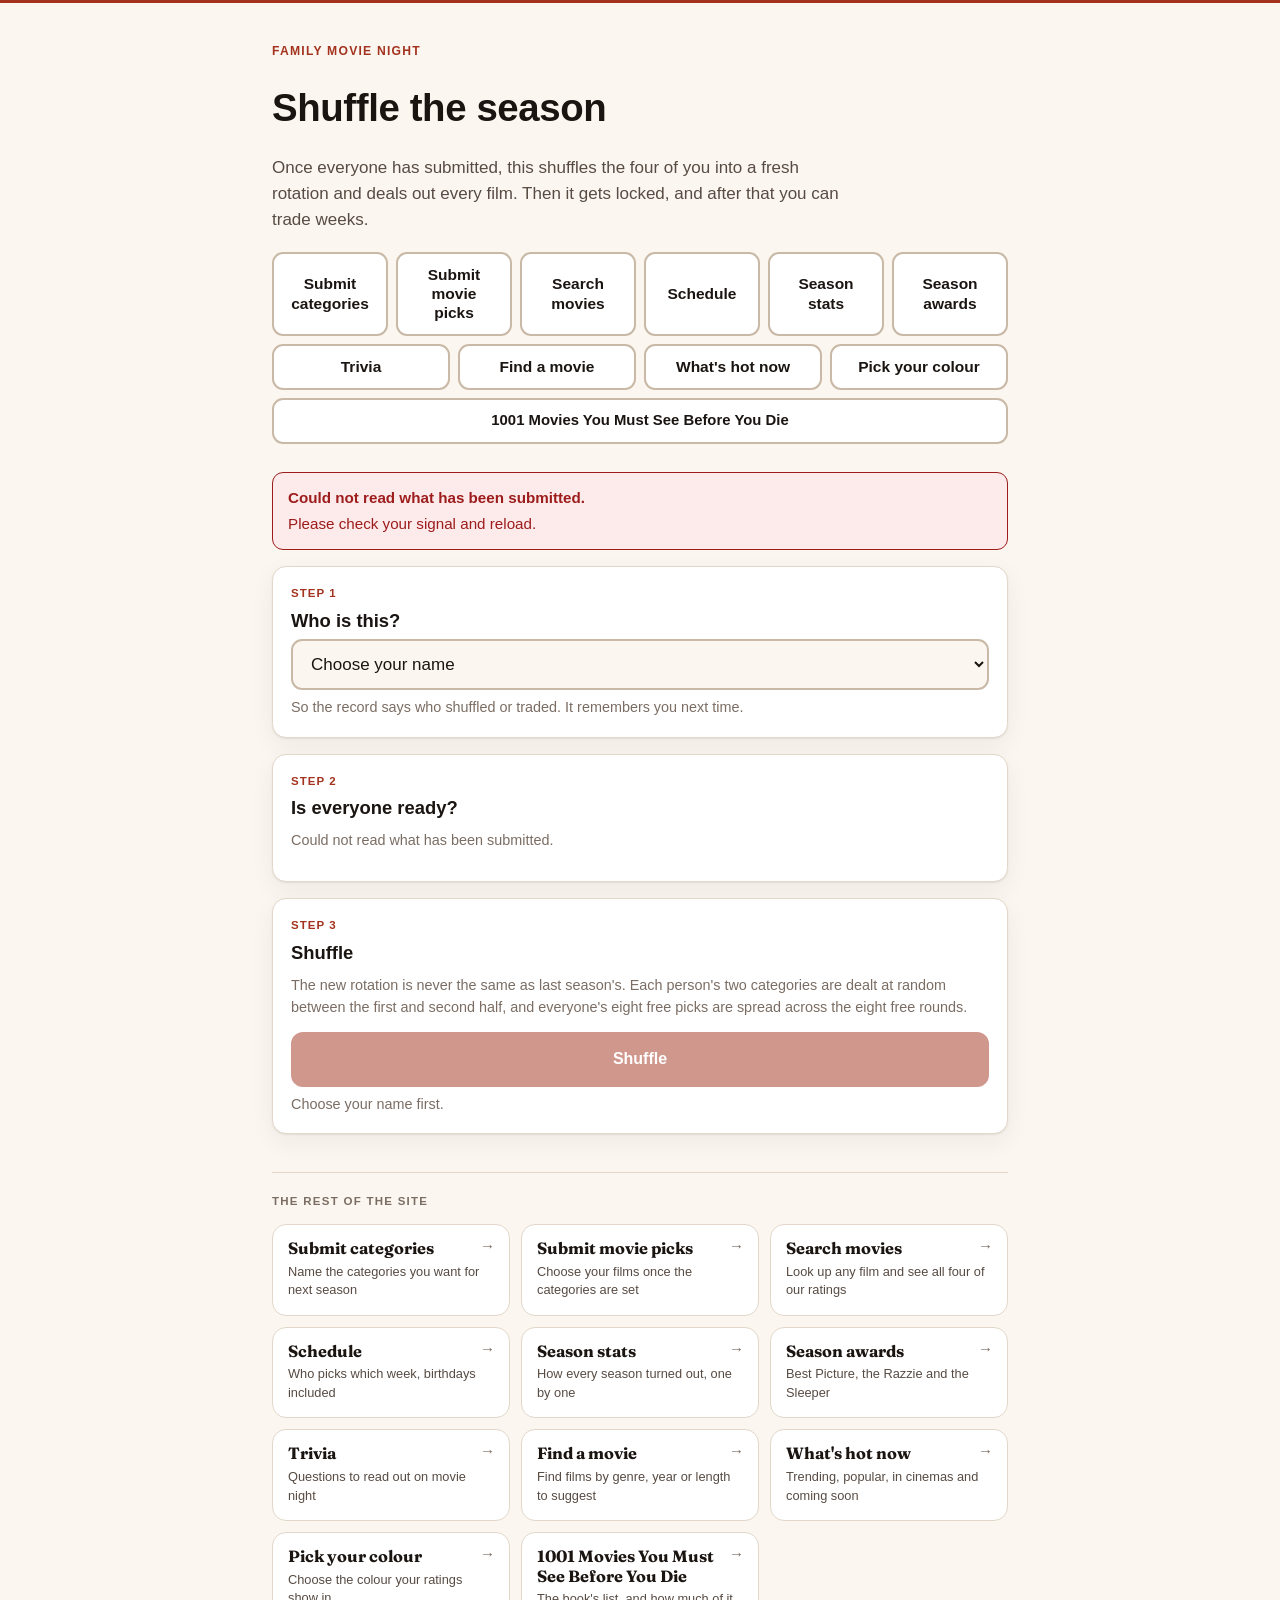
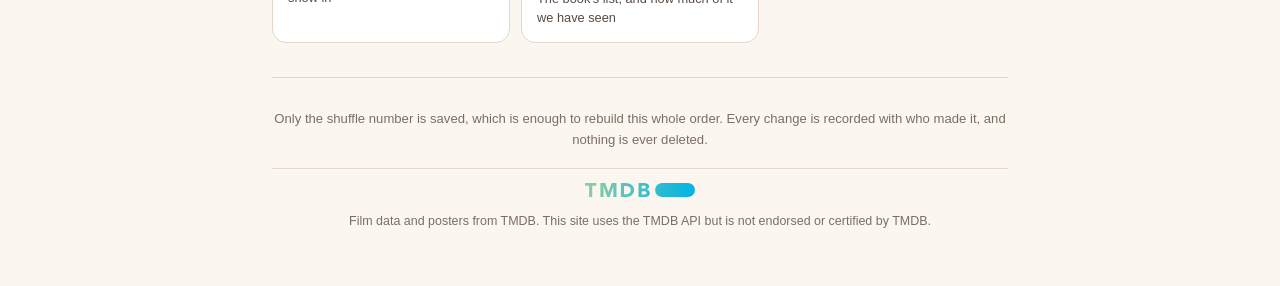
<file: randomize.html>
<!doctype html>
<html lang="en">
<head>
<meta charset="utf-8">
<meta name="viewport" content="width=device-width,initial-scale=1,viewport-fit=cover">
<title>Shuffle the Season</title>
<meta name="description" content="Shuffle everyone's picks into a season order, lock it, and trade weeks.">
<link rel="preconnect" href="https://fonts.googleapis.com">
<link rel="preconnect" href="https://fonts.gstatic.com" crossorigin>
<link rel="stylesheet" href="https://fonts.googleapis.com/css2?family=Fraunces:opsz,wght@9..144,600;9..144,700&display=swap">
<link rel="stylesheet" href="theme.css">
<style>
/* The palette and the base layout live in theme.css, which is linked above. This page only adds
   what is its own. See the header of theme.css for why, and CONFIRMED.md item 156. */
.wrap{max-width:46rem; margin:0 auto}

.step{font-size:.72rem; font-weight:700; letter-spacing:.09em; text-transform:uppercase;
  color:var(--accent); margin:0 0 4px}
h2{font-size:1.15rem; margin:0 0 4px}

select,input[type=number]{
  width:100%; font:inherit; font-size:17px; color:var(--ink); background:var(--bg);
  border:2px solid var(--line-strong); border-radius:11px; padding:13px 14px;
}
select:focus,input:focus{outline:3px solid var(--accent-soft); outline-offset:1px;
  border-color:var(--accent)}
.sr{position:absolute; width:1px; height:1px; overflow:hidden; clip:rect(0 0 0 0)}

.row{display:flex; gap:10px; flex-wrap:wrap; margin-top:14px}
button{
  flex:1 1 11rem; min-height:50px; font:inherit; font-size:1rem; font-weight:600;
  cursor:pointer; border-radius:12px; padding:13px 16px;
  background:var(--card); color:var(--ink); border:2px solid var(--line-strong);
}
button.primary{background:var(--accent); color:var(--accent-ink); border-color:var(--accent);
  font-weight:700}
button:hover{border-color:var(--accent)}
button[disabled]{opacity:.5; cursor:default}
button[disabled]:hover{border-color:var(--line-strong)}

.banner{padding:13px 15px; border-radius:11px; font-size:.95rem; margin-top:14px;
  border:1px solid currentColor}
.banner.ok{background:var(--ok-soft); color:var(--ok)}
.banner.warn{background:var(--warn-soft); color:var(--warn)}
.banner.stop{background:var(--stop-soft); color:var(--stop)}
.banner strong{display:block; margin-bottom:3px}

/* Who is ready. Every person gets a line, even an empty one. */
ul.ready{list-style:none; margin:12px 0 0; padding:0}
ul.ready li{display:flex; gap:10px; align-items:baseline; padding:8px 0;
  border-top:1px solid var(--line); font-size:.95rem}
ul.ready li:first-child{border-top:0}
ul.ready .who{flex:0 0 5.5rem; font-weight:700}
ul.ready .what{flex:1 1 auto; color:var(--ink-soft)}
ul.ready .yes{color:var(--ok); font-weight:700}
ul.ready .no{color:var(--warn); font-weight:700}

/* The season, one row per slot. */
table{width:100%; border-collapse:collapse; margin-top:14px; font-size:.92rem}
th,td{text-align:left; padding:7px 6px; border-bottom:1px solid var(--line);
  vertical-align:top}
th{font-size:.72rem; letter-spacing:.07em; text-transform:uppercase; color:var(--ink-faint);
  font-weight:700}
td.n{color:var(--ink-faint); width:2.6rem; font-variant-numeric:tabular-nums}
td.film{font-weight:600}
td.cat{color:var(--ink-soft); font-size:.86rem}
tr.traded td{background:var(--accent-soft)}
.scroll{overflow-x:auto}

.seedline{font-size:.84rem; color:var(--ink-faint); margin-top:12px;
  font-variant-numeric:tabular-nums}
.rot{font-weight:700; color:var(--ink)}

footer{margin-top:28px; color:var(--ink-faint); font-size:.82rem; text-align:center}
footer a{color:var(--accent)}
@media (max-width:420px){ .card{padding:15px} }
</style>
</head>
<body>
<div class="wrap">

<header>
  <div class="kicker">Family Movie Night</div>
  <h1>Shuffle the season</h1>
  <p class="lede">Once everyone has submitted, this shuffles the four of you into a fresh
    rotation and deals out every film. Then it gets locked, and after that you can trade
    weeks.</p>
  <nav class="fm-nav" id="topnav"></nav>
</header>

<div id="top"></div>

<main>

  <div class="card">
    <p class="step">Step 1</p>
    <h2>Who is this?</h2>
    <label class="sr" for="person">Your name</label>
    <select id="person"></select>
    <p class="hint">So the record says who shuffled or traded. It remembers you next time.</p>
  </div>

  <div class="card">
    <p class="step">Step 2</p>
    <h2>Is everyone ready?</h2>
    <p class="hint" id="readyhint">Checking what has been submitted...</p>
    <ul class="ready" id="ready"></ul>
  </div>

  <div class="card" id="c-shuffle">
    <p class="step">Step 3</p>
    <h2>Shuffle</h2>
    <p class="hint">The new rotation is never the same as last season's. Each person's two
      categories are dealt at random between the first and second half, and everyone's eight
      free picks are spread across the eight free rounds.</p>
    <div class="row">
      <button type="button" class="primary" id="shuffle">Shuffle</button>
      <button type="button" id="reshuffle" hidden>Shuffle again</button>
    </div>
    <div id="shufnote"></div>
  </div>

  <div class="card" id="c-lock" hidden>
    <p class="step">Step 4</p>
    <h2>Lock it in</h2>
    <p class="hint">Locking saves this order for everyone. Only the shuffle number is stored,
      which is enough to rebuild the whole season exactly. Shuffling again before you lock
      costs nothing.</p>
    <div class="row">
      <button type="button" class="primary" id="lock">Lock this order in</button>
    </div>
    <div id="locknote"></div>
  </div>

  <div class="card" id="c-trade" hidden>
    <p class="step">Step 5</p>
    <h2>Trade weeks</h2>
    <p class="hint">Swap who is up on two nights. Joe did this in Season 4 so his two Kill Bill
      films could run back to back. The person and the film move; the dates do not.</p>
    <div class="row">
      <div style="flex:1 1 9rem">
        <label class="sr" for="t-a">First week</label>
        <select id="t-a"></select>
      </div>
      <div style="flex:1 1 9rem">
        <label class="sr" for="t-b">Second week</label>
        <select id="t-b"></select>
      </div>
    </div>
    <div class="row">
      <button type="button" class="primary" id="trade">Swap these two</button>
    </div>
    <div id="tradenote"></div>
  </div>

  <div class="card" id="c-season" hidden>
    <h2 id="season-h">The season</h2>
    <p class="seedline" id="seedline"></p>
    <div class="scroll">
      <table id="season">
        <thead><tr><th>#</th><th>Who</th><th>Film</th><th>Round</th></tr></thead>
        <tbody></tbody>
      </table>
    </div>
  </div>

  <div class="card" id="c-log" hidden>
    <h2>What has been changed</h2>
    <ul class="ready" id="log"></ul>
  </div>

</main>

<div class="fm-hub" id="hub"></div>

<footer>
  <p id="foot"></p>
  <!-- TMDB's logo AND sentence, drawn by FM.tmdbCredit in lib.js. Their terms require the
       logo, not only the words, and the stated penalty is losing the API key. One renderer,
       so a page added later cannot ship without it. -->
  <div class="fm-tmdb" id="tmdb"></div>
</footer>

</div>

<script src="config.js"></script>
<script src="themes.js"></script>
<script src="movies.js"></script>
<script src="aliases.js"></script>
<script src="awards.js"></script>
<script src="extras.js"></script>
<script src="thousand.js"></script>
<script src="lib.js"></script>
<script>
/* =================================================================================================
   SHUFFLE THE SEASON

   The spec is CONFIRMED.md item 147, taken from Joe's own Season 4 schedule, and item 149 for
   trades. The ENGINE is FM.randomizeSeason in lib.js and is not reimplemented here; this page
   only gathers what it needs, shows what it produced, and saves the one number that rebuilds it.

   🛑 WHAT IS SAVED IS THE SEED, NOT 64 ROWS. FM.randomizeSeason is deterministic, so one number
      plus the picks reproduces the whole order, and it can be checked later. The honest limit is
      that it reproduces the order only while the PICKS are unchanged, which is exactly why the
      server allows one lock per season and makes a second one a deliberate undo.

   🛑 NO ACCOUNTS, SO NO LOCKS ON PEOPLE. Anyone can shuffle before the season is locked, and the
      server records who did it. That is the same trade the whole site makes: four family members
      and no sign-in. What the server DOES refuse is a second lock over a live one.
================================================================================================= */
(function () {
"use strict";

var $ = FM.$, el = FM.el;
var CFG = window.FM_CONFIG || {};
var SEASON = CFG.season || "Season 5";
var LS = "fm-randomize-v1";

var state = {
  person: "",
  themes: null,        // person -> [two categories]
  catFilms: null,      // category -> person -> {title, year}
  openFilms: null,     // person -> [eight films]
  orderRows: [],       // what the sheet holds
  shuffle: null,       // the result on screen, locked or not
  prevOrder: null,     // last season's rotation. 🛑 randomizeSeason() does NOT return this,
                       //    so it is kept here; reading it off the result would store blank.
  busy: false
};

function banner(kind, strong, rest) {
  var b = el("div", "banner " + kind);
  if (strong) b.appendChild(el("strong", null, strong));
  if (rest) b.appendChild(document.createTextNode(rest));
  return b;
}

function say(where, kind, strong, rest) {
  var box = $(where);
  box.textContent = "";
  box.appendChild(banner(kind, strong, rest));
}

/* ---------- who you are ---------------------------------------------------------------------- */

(function people() {
  var sel = $("person");
  sel.appendChild(el("option", null, "Choose your name"));
  FM.PEOPLE.forEach(function (p) {
    var o = el("option", null, p);
    o.value = p;
    sel.appendChild(o);
  });
  try {
    var saved = localStorage.getItem(LS);
    if (saved && FM.PEOPLE.indexOf(saved) > -1) { sel.value = saved; state.person = saved; }
  } catch (e) {}
  sel.addEventListener("change", function () {
    state.person = this.value;
    try { localStorage.setItem(LS, state.person); } catch (e) {}
    paint();
  });
})();

/* ---------- reading what has been submitted ------------------------------------------------- */

/** Turn the picks and themes rows into the shape FM.randomizeSeason wants.
 *  🛑 It builds nothing it cannot see. A missing film stays missing, and the engine refuses and
 *     names it, rather than this page inventing a placeholder. */
function assemble(themeRows, pickRows, categories) {
  var themes = {}, catFilms = {}, openFilms = {};
  FM.PEOPLE.forEach(function (p) { themes[p] = []; openFilms[p] = []; });

  (themeRows || []).forEach(function (r) {
    if (String(r.kind) === "backup") return;          // backups are not dealt
    var p = String(r.person || "");
    if (themes[p] && r.theme) themes[p].push(String(r.theme));
  });

  (categories || []).forEach(function (c) { catFilms[c] = {}; });

  (pickRows || []).forEach(function (r) {
    var p = String(r.person || "");
    var kind = String(r.pick_type || "");
    var film = { title: String(r.title || ""), year: String(r.year || "") };
    if (!film.title) return;
    if (kind === "Dealer's Choice") {
      var th = String(r.theme || "");
      if (!catFilms[th]) catFilms[th] = {};
      catFilms[th][p] = film;
    } else if (kind === "Open Choice") {
      if (openFilms[p]) openFilms[p].push(film);
    }
    // Birthday picks are deliberately ignored: item 147 says birthday weeks are reserved
    // separately and are not part of the 64 dealt slots.
  });

  return { themes: themes, catFilms: catFilms, openFilms: openFilms };
}

function drawReady() {
  var ul = $("ready");
  ul.textContent = "";
  if (!state.themes) {
    $("readyhint").textContent = "Could not read what has been submitted.";
    return;
  }
  $("readyhint").textContent = "Everyone needs two categories and eight free picks. "
    + "Birthday films are separate and are not dealt here.";

  // Every person gets a line, even an empty one. That is a standing rule on this site.
  FM.PEOPLE.forEach(function (p) {
    var t = (state.themes[p] || []).length;
    var o = (state.openFilms[p] || []).length;
    var done = (t === 2 && o === 8);
    var li = el("li");
    li.appendChild(el("span", "who fm-p-" + p, p));
    li.appendChild(el("span", "what",
      t + " of 2 categories, " + o + " of 8 free picks"));
    li.appendChild(el("span", done ? "yes" : "no", done ? "ready" : "waiting"));
    ul.appendChild(li);
  });
}

/* ---------- the season table ----------------------------------------------------------------- */

function drawSeason(result, tradedSlots) {
  $("c-season").hidden = false;
  var body = $("season").getElementsByTagName("tbody")[0];
  body.textContent = "";

  result.slots.forEach(function (s) {
    var tr = el("tr");
    if (tradedSlots[String(s.n)]) tr.className = "traded";
    tr.appendChild(el("td", "n", String(s.n)));
    tr.appendChild(el("td", "fm-p-" + s.person, s.person));
    var f = el("td", "film", s.title + (s.year ? " (" + s.year + ")" : ""));
    tr.appendChild(f);
    tr.appendChild(el("td", "cat",
      s.kind === "Open Choice" ? "Free pick " + s.run
                               : s.theme + "  (" + s.owner + "'s)"));
    body.appendChild(tr);
  });

  var line = $("seedline");
  line.textContent = "";
  line.appendChild(el("span", "rot", result.rotation.join("  →  ")));
  line.appendChild(document.createTextNode(
    "   ·   " + result.counts.total + " films   ·   shuffle number "
    + result.seed));
}

function fillTradePickers(result) {
  [["t-a", "First week"], ["t-b", "Second week"]].forEach(function (pair) {
    var sel = $(pair[0]);
    sel.textContent = "";
    var head = el("option", null, pair[1]);
    head.value = "";
    sel.appendChild(head);
    result.slots.forEach(function (s) {
      var o = el("option", null, "#" + s.n + "  " + s.person + "  ·  " + s.title);
      o.value = String(s.n);
      sel.appendChild(o);
    });
  });
}

function drawLog() {
  var st = FM.orderState(state.orderRows);
  var all = (state.orderRows || []);
  if (!all.length) { $("c-log").hidden = true; return; }
  $("c-log").hidden = false;
  var ul = $("log");
  ul.textContent = "";
  all.slice().sort(function (a, b) {
    return String(b.timestamp || "").localeCompare(String(a.timestamp || ""));
  }).forEach(function (r) {
    var li = el("li");
    var undone = String(r.undone || "").toLowerCase() === "yes";
    li.appendChild(el("span", "who", String(r.person || "")));
    var what = String(r.kind) === "shuffle"
      ? "shuffled the season (number " + r.seed + ")"
      : "swapped week " + r.slot_a + " with week " + r.slot_b;
    li.appendChild(el("span", "what", what
      + (r.timestamp ? "  ·  " + new Date(r.timestamp).toLocaleString() : "")));
    li.appendChild(el("span", undone ? "no" : "yes", undone ? "undone" : "in force"));
    ul.appendChild(li);
  });
  if (st.extraShuffles) {
    ul.appendChild(el("li", "what",
      "Note: there are " + (st.extraShuffles + 1) + " live shuffles on file, which should not "
      + "happen. The most recent one is being used."));
  }
}

/* ---------- putting it together -------------------------------------------------------------- */

function rebuildFromSheet() {
  var st = FM.orderState(state.orderRows);
  if (!st.locked) {
    $("c-lock").hidden = !state.shuffle;
    $("c-trade").hidden = true;
    return false;
  }
  // The season is locked: rebuild it from the stored seed and replay the trades.
  var parts = assembleOrRefuse();
  if (!parts) return true;
  var res = FM.randomizeSeason({
    people: FM.PEOPLE, themes: parts.themes, categoryFilms: parts.catFilms,
    openFilms: parts.openFilms, seed: Number(st.shuffle.seed),
    prevOrder: st.shuffle.prev_order ? st.shuffle.prev_order.split(",") : null
  });
  if (!res.ok) {
    say("top", "warn", "This season is locked, but it cannot be rebuilt.",
      " " + res.error + " The order on file is still there; the picks behind it have changed "
      + "since it was locked.");
    return true;
  }
  var applied = FM.applyTrades(res.slots, st.trades);
  var tradedSlots = {};
  applied.applied.forEach(function (tr) {
    tradedSlots[String(tr.slot_a)] = 1;
    tradedSlots[String(tr.slot_b)] = 1;
  });
  state.shuffle = res;
  drawSeason({ slots: applied.slots, rotation: res.rotation, counts: res.counts,
               seed: res.seed }, tradedSlots);
  fillTradePickers({ slots: applied.slots });
  $("season-h").textContent = "The season, locked in";
  $("c-shuffle").hidden = true;
  $("c-lock").hidden = true;
  $("c-trade").hidden = false;
  say("top", "ok", "This season is locked.",
    " Everyone sees this same order. You can still trade weeks below, and every change is "
    + "recorded.");
  if (applied.skipped.length) {
    $("tradenote").appendChild(banner("warn", "Some trades could not be applied.",
      " " + applied.skipped.length + " of them name a week this season does not have, which "
      + "happens if the picks changed after the order was locked."));
  }
  return true;
}

function assembleOrRefuse() {
  if (!state.themes) return null;
  return { themes: state.themes, catFilms: state.catFilms, openFilms: state.openFilms };
}

function paint() {
  drawReady();
  var ready = state.themes && FM.PEOPLE.every(function (p) {
    return (state.themes[p] || []).length === 2 && (state.openFilms[p] || []).length === 8;
  });
  $("shuffle").disabled = !ready || !state.person || state.busy;
  $("lock").disabled = !state.shuffle || !state.person || state.busy;
  $("trade").disabled = !state.person || state.busy;
  if (!state.person) {
    $("shufnote").textContent = "";
    $("shufnote").appendChild(el("p", "hint", "Choose your name first."));
  }
  drawLog();
}

/* ---------- the server ----------------------------------------------------------------------- */

function load() {
  if (!CFG.endpoint) {
    say("top", "warn", "This page is not switched on yet.",
      " It needs Joe's service, which is not connected.");
    return;
  }
  var q = "&season=" + encodeURIComponent(SEASON);
  Promise.all([
    fetch(CFG.endpoint + "?action=themes" + q).then(function (r) { return r.json(); }),
    fetch(CFG.endpoint + "?action=picks" + q).then(function (r) { return r.json(); }),
    fetch(CFG.endpoint + "?action=order" + q).then(function (r) { return r.json(); })
  ]).then(function (res) {
    var th = res[0], pk = res[1], od = res[2];

    if (od && !od.ok && String(od.error || "").indexOf("Unknown action") > -1) {
      say("top", "warn", "Saving an order is not switched on yet.",
        " Joe has one setup step left. You can still shuffle and look at the result; it just "
        + "cannot be locked in for everyone.");
    } else if (od && od.ok) {
      state.orderRows = od.rows || [];
    }

    // 🛑 Categories stay hidden until all four have submitted, by design. Until then this page
    //    cannot know who owns which, and says so rather than guessing.
    if (th && th.ok && !th.revealed) {
      say("top", "warn", "Not everyone has submitted their categories yet.",
        " They stay hidden until all four are in, so nobody is influenced. Come back once the "
        + "last person has submitted.");
    }

    var parts = assemble(th && th.rows, pk && pk.rows, pk && pk.categories);
    state.themes = parts.themes;
    state.catFilms = parts.catFilms;
    state.openFilms = parts.openFilms;

    if (!rebuildFromSheet()) paint(); else paint();
  }).catch(function () {
    say("top", "stop", "Could not read what has been submitted.",
      " Please check your signal and reload.");
  });
}

function send(payload, okText, noteBox) {
  state.busy = true;
  paint();
  fetch(CFG.endpoint, {
    method: "POST",
    headers: { "Content-Type": "text/plain;charset=utf-8" },
    body: JSON.stringify(payload),
    redirect: "follow"
  })
    .then(function (r) { return r.json(); })
    .then(function (d) {
      state.busy = false;
      if (!d || !d.ok) {
        var err = String((d && d.error) || "");
        if (err.indexOf("Unknown kind") > -1) {
          say(noteBox, "warn", "This is not switched on yet.",
            " Joe has one setup step left. Nothing was saved, and trying again will not help.");
        } else {
          // A refusal the server made on purpose is not a breakage. Show its own words.
          say(noteBox, "warn", "That was not accepted.",
            " " + (err || "Nothing was saved."));
        }
        paint();
        return;
      }
      state.orderRows = d.rows || state.orderRows;
      say(noteBox, "ok", "Done.", " " + okText);
      rebuildFromSheet();
      paint();
    })
    .catch(function () {
      state.busy = false;
      say(noteBox, "stop", "That did not send.",
        " Please check your signal and try again. Nothing was saved.");
      paint();
    });
}

/* ---------- the buttons ---------------------------------------------------------------------- */

function doShuffle() {
  var parts = assembleOrRefuse();
  if (!parts) return;
  // The previous season's rotation, so the new one is never identical. Read off the films we
  // already hold for the season before this one.
  var prev = null;
  var prevSeason = String(parseInt(SEASON.replace(/[^0-9]/g, ""), 10) - 1);
  var seen = [];
  FM.MOVIES.forEach(function (m) {
    if (String(m.s) !== prevSeason || !m.p) return;
    if (seen.indexOf(m.p) === -1 && seen.length < 4) seen.push(m.p);
  });
  if (seen.length === 4) prev = seen;
  state.prevOrder = prev;

  var res = FM.randomizeSeason({
    people: FM.PEOPLE, themes: parts.themes, categoryFilms: parts.catFilms,
    openFilms: parts.openFilms, prevOrder: prev
  });
  if (!res.ok) {
    // The engine names exactly what is missing. Its words, not ours.
    say("shufnote", "warn", "Not ready to shuffle.", " " + res.error);
    return;
  }
  state.shuffle = res;
  drawSeason(res, {});
  fillTradePickers(res);
  $("season-h").textContent = "The season, not locked in yet";
  $("reshuffle").hidden = false;
  $("c-lock").hidden = false;
  say("shufnote", "ok", "Shuffled.",
    prev ? " The rotation is different from last season's, which was " + prev.join(", ") + "."
         : " Last season's rotation could not be read, so this one was not checked against it.");
  paint();
}

$("shuffle").addEventListener("click", doShuffle);
$("reshuffle").addEventListener("click", doShuffle);

$("lock").addEventListener("click", function () {
  if (!state.shuffle || !state.person) return;
  send({
    kind: "order", act: "shuffle", season: SEASON, person: state.person,
    seed: String(state.shuffle.seed),
    prev_order: (state.prevOrder || []).join(",")
  }, "This order is now locked in for everyone.", "locknote");
});

$("trade").addEventListener("click", function () {
  var a = $("t-a").value, b = $("t-b").value;
  if (!a || !b) {
    say("tradenote", "warn", "Pick two weeks.", " Choose a week in each list.");
    return;
  }
  if (a === b) {
    say("tradenote", "warn", "Those are the same week.", " Pick two different ones.");
    return;
  }
  send({ kind: "order", act: "trade", season: SEASON, person: state.person,
         slot_a: a, slot_b: b },
    "Week " + a + " and week " + b + " have been swapped.", "tradenote");
});

$("foot").textContent = "Only the shuffle number is saved, which is enough to rebuild this "
  + "whole order. Every change is recorded with who made it, and nothing is ever deleted.";

paint();
load();

})();
</script>
<script>
/* The site's own navigation. The one copy of the destination list lives in lib.js,
   so a page can never go missing from one menu while appearing in another. */
FM.topnav("topnav", "randomize.html");
FM.hub("hub", "randomize.html");
FM.tmdbCredit("tmdb");
</script>
</body>
</html>
</file>
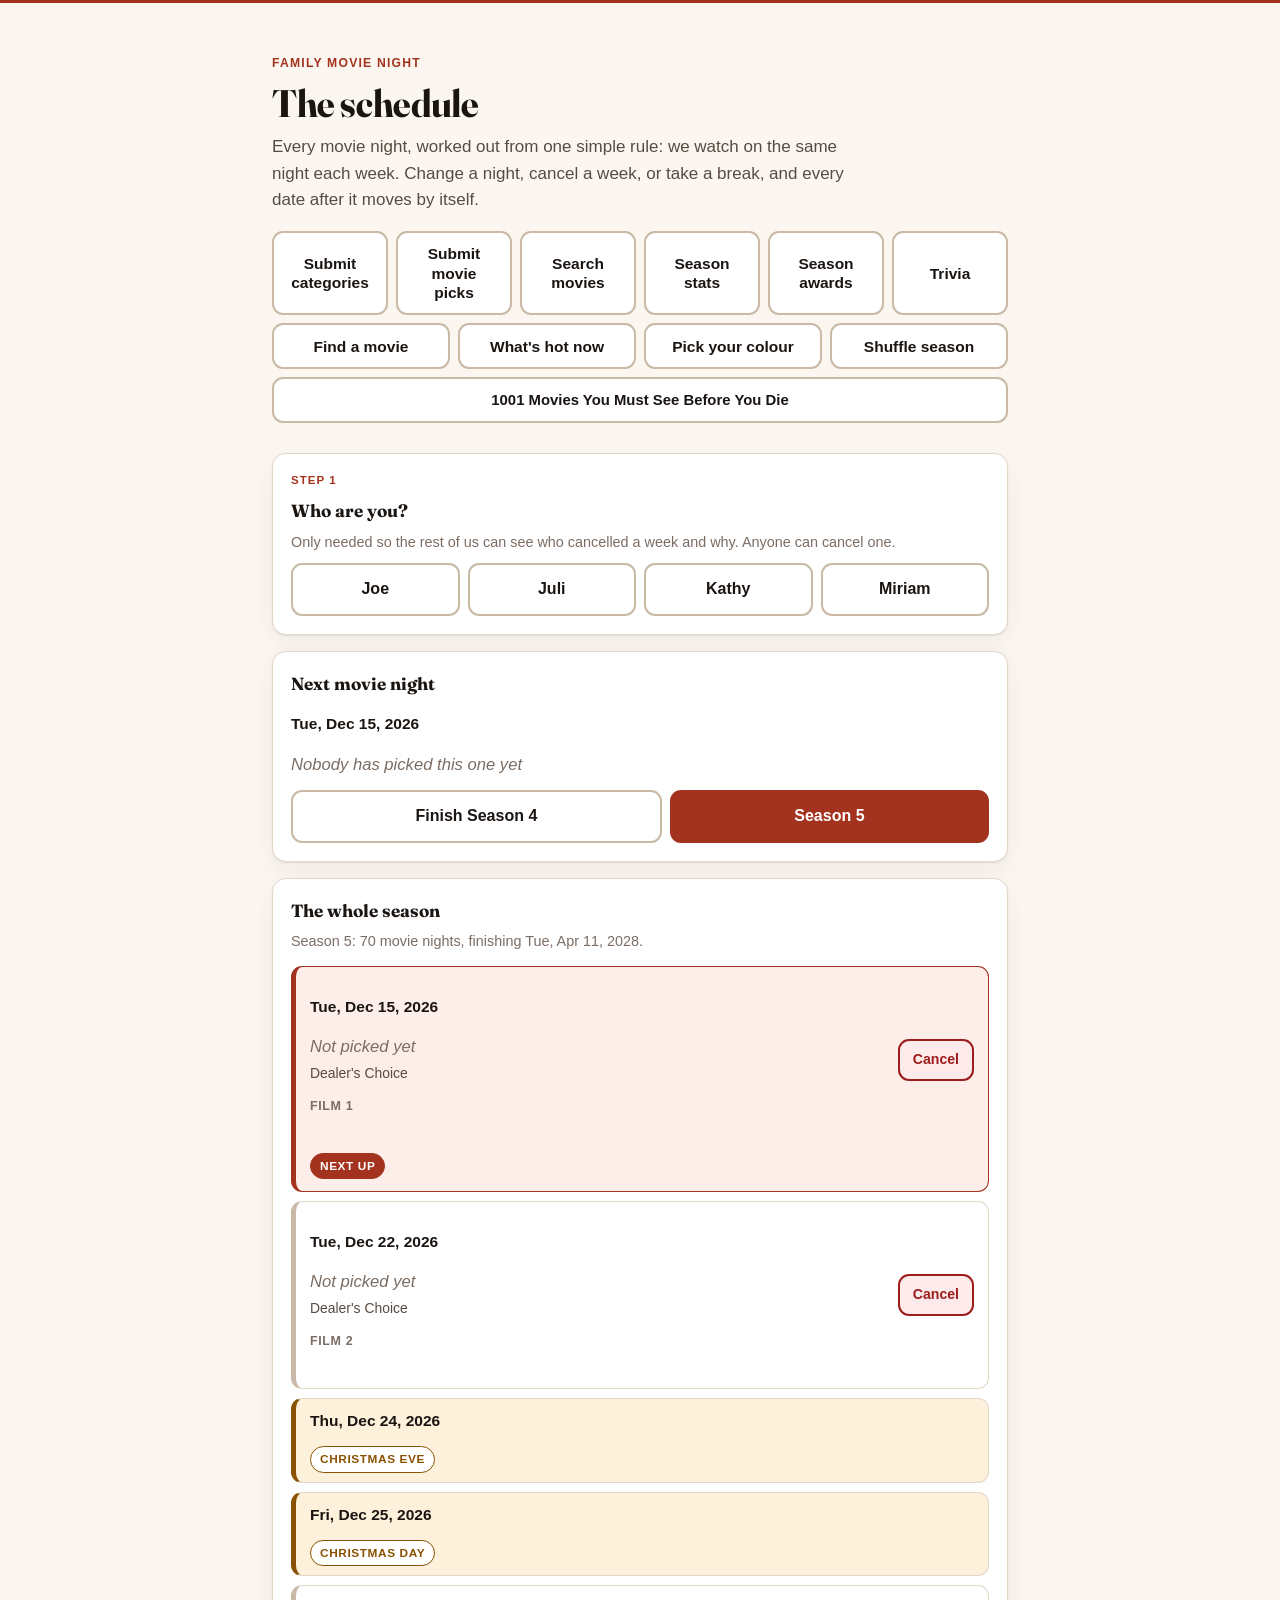
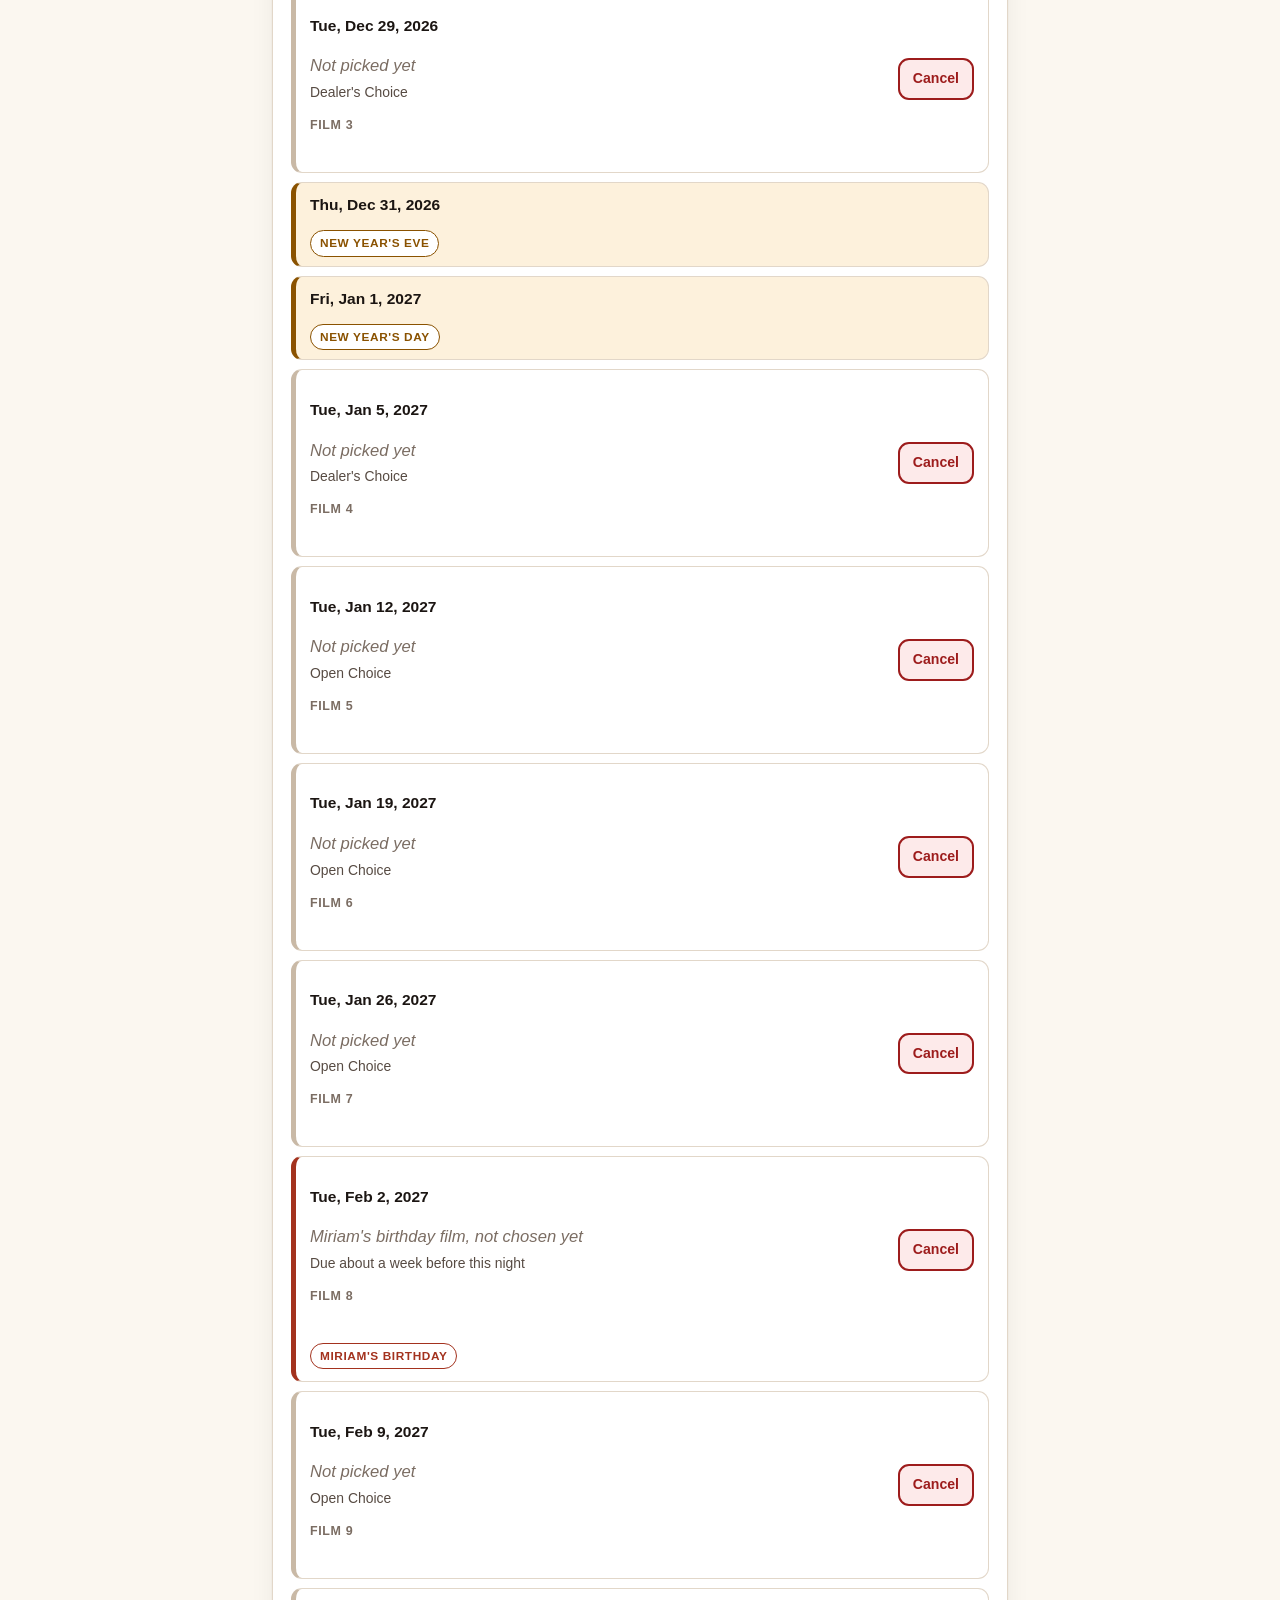
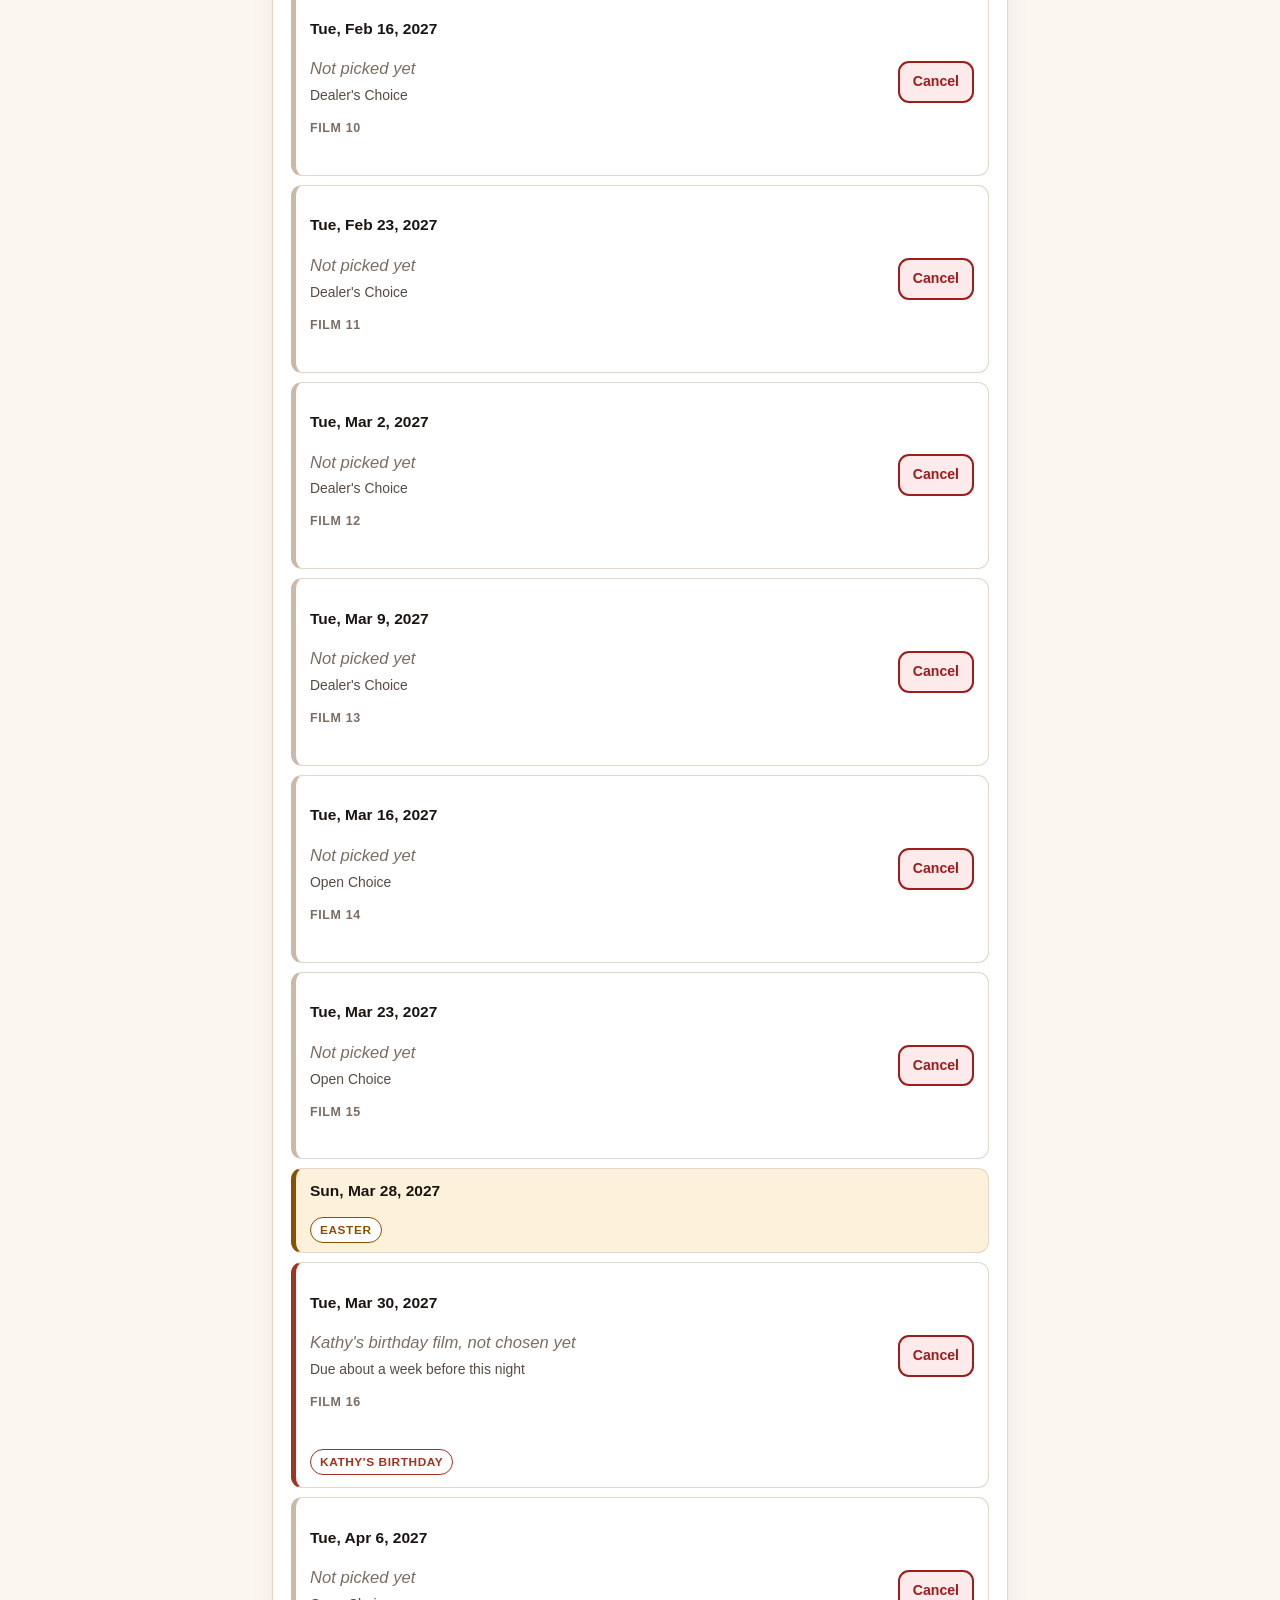
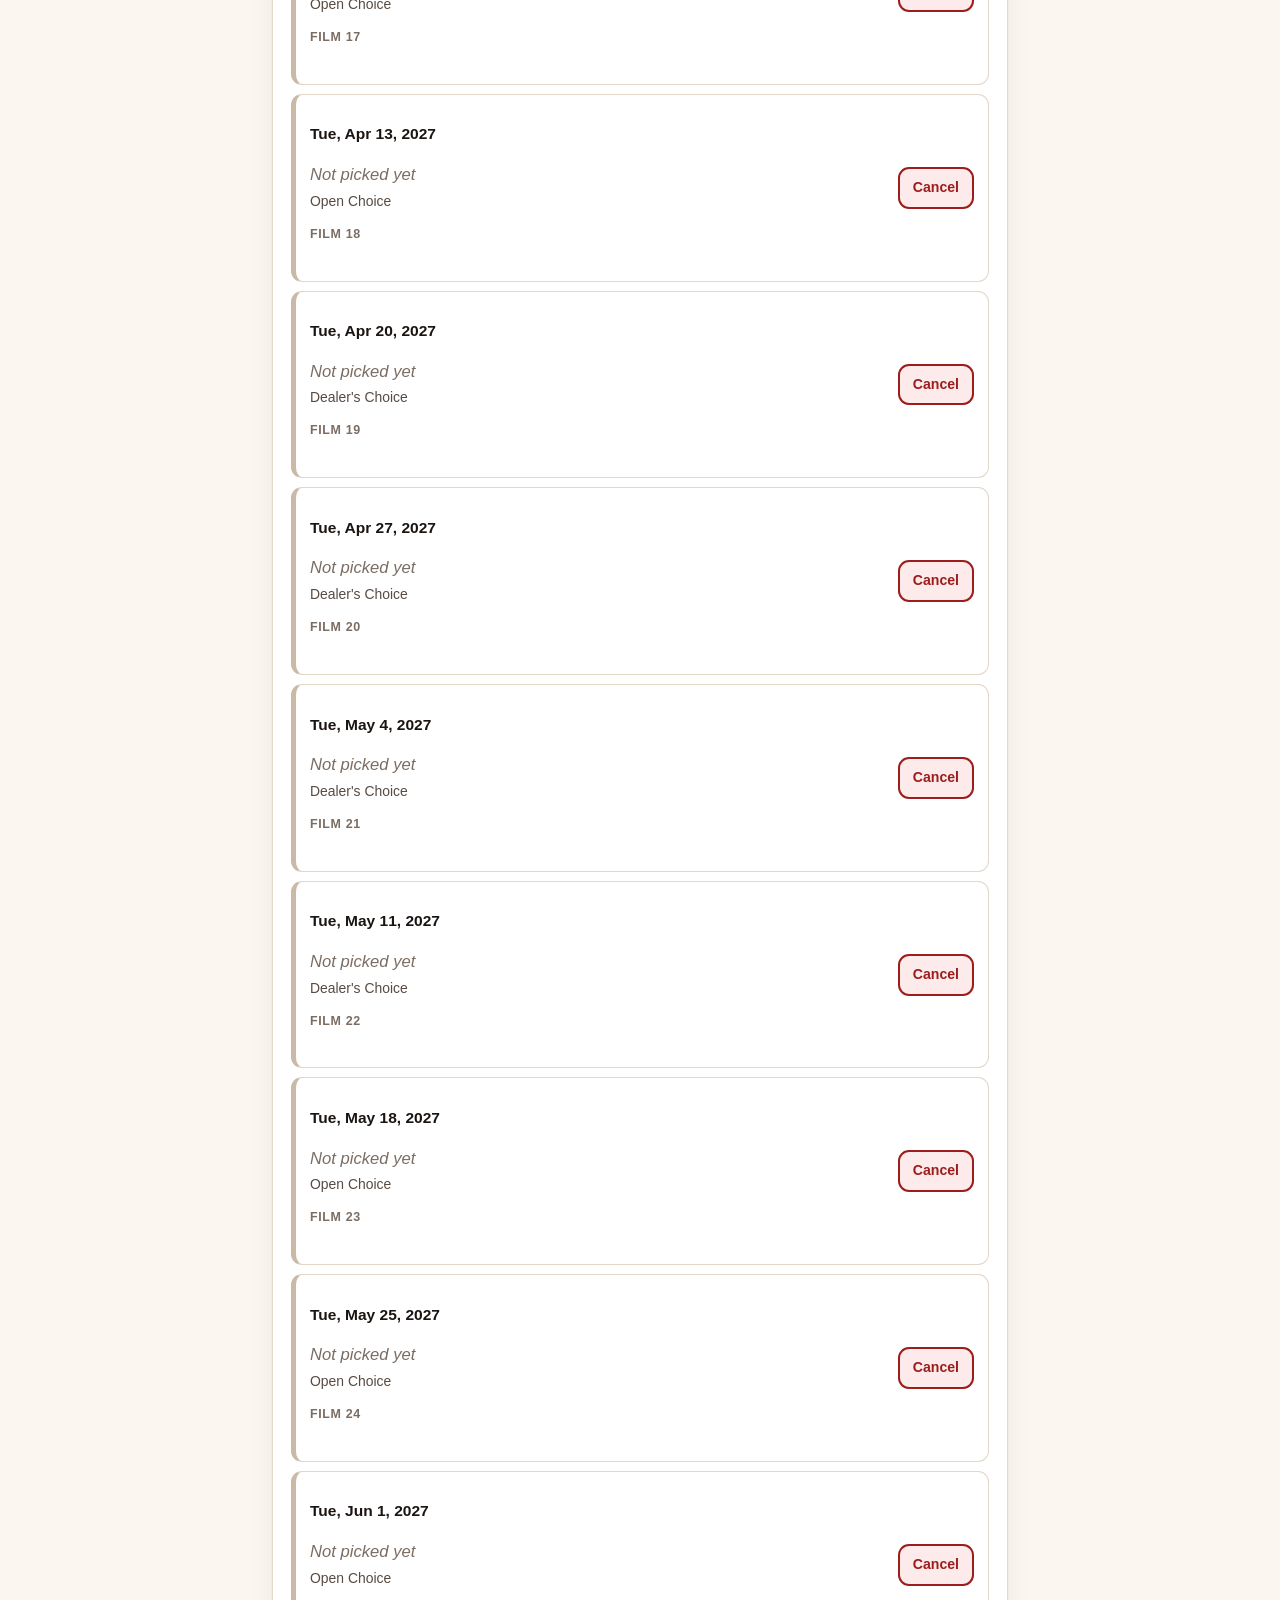
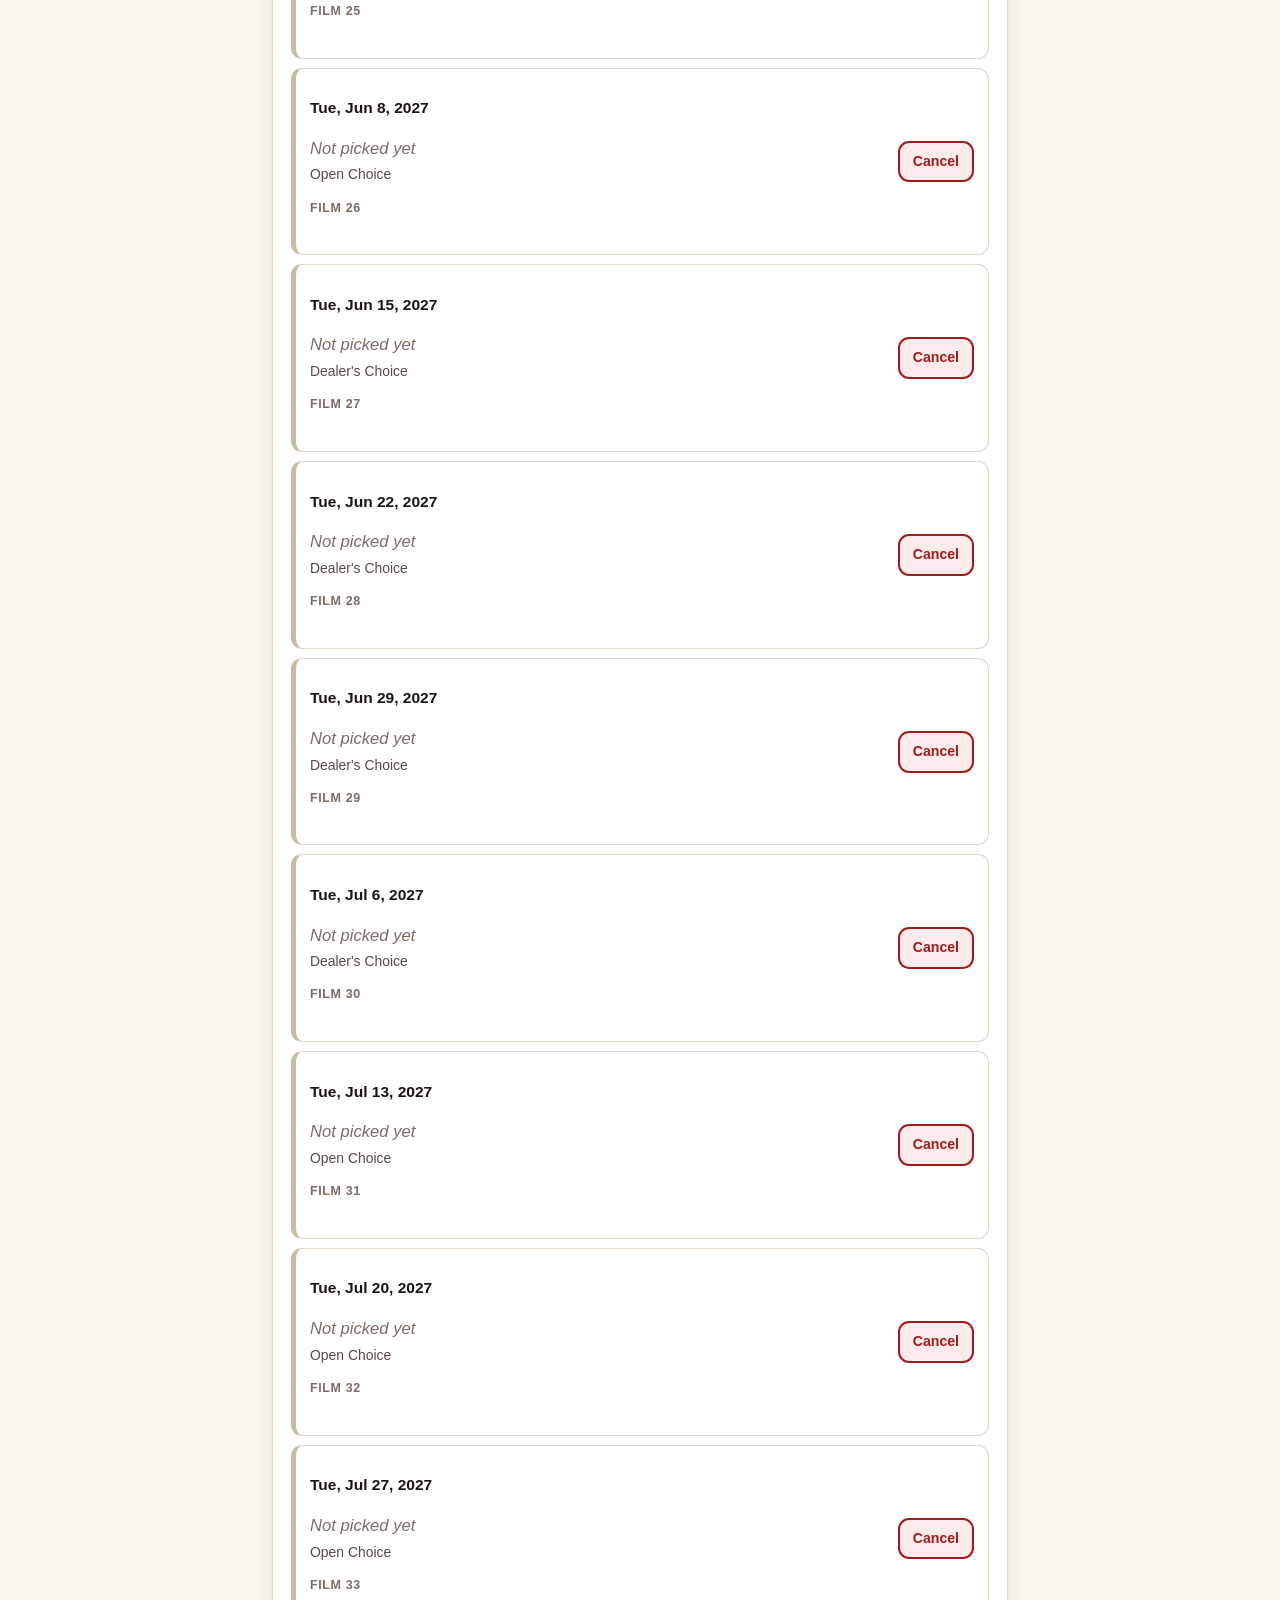
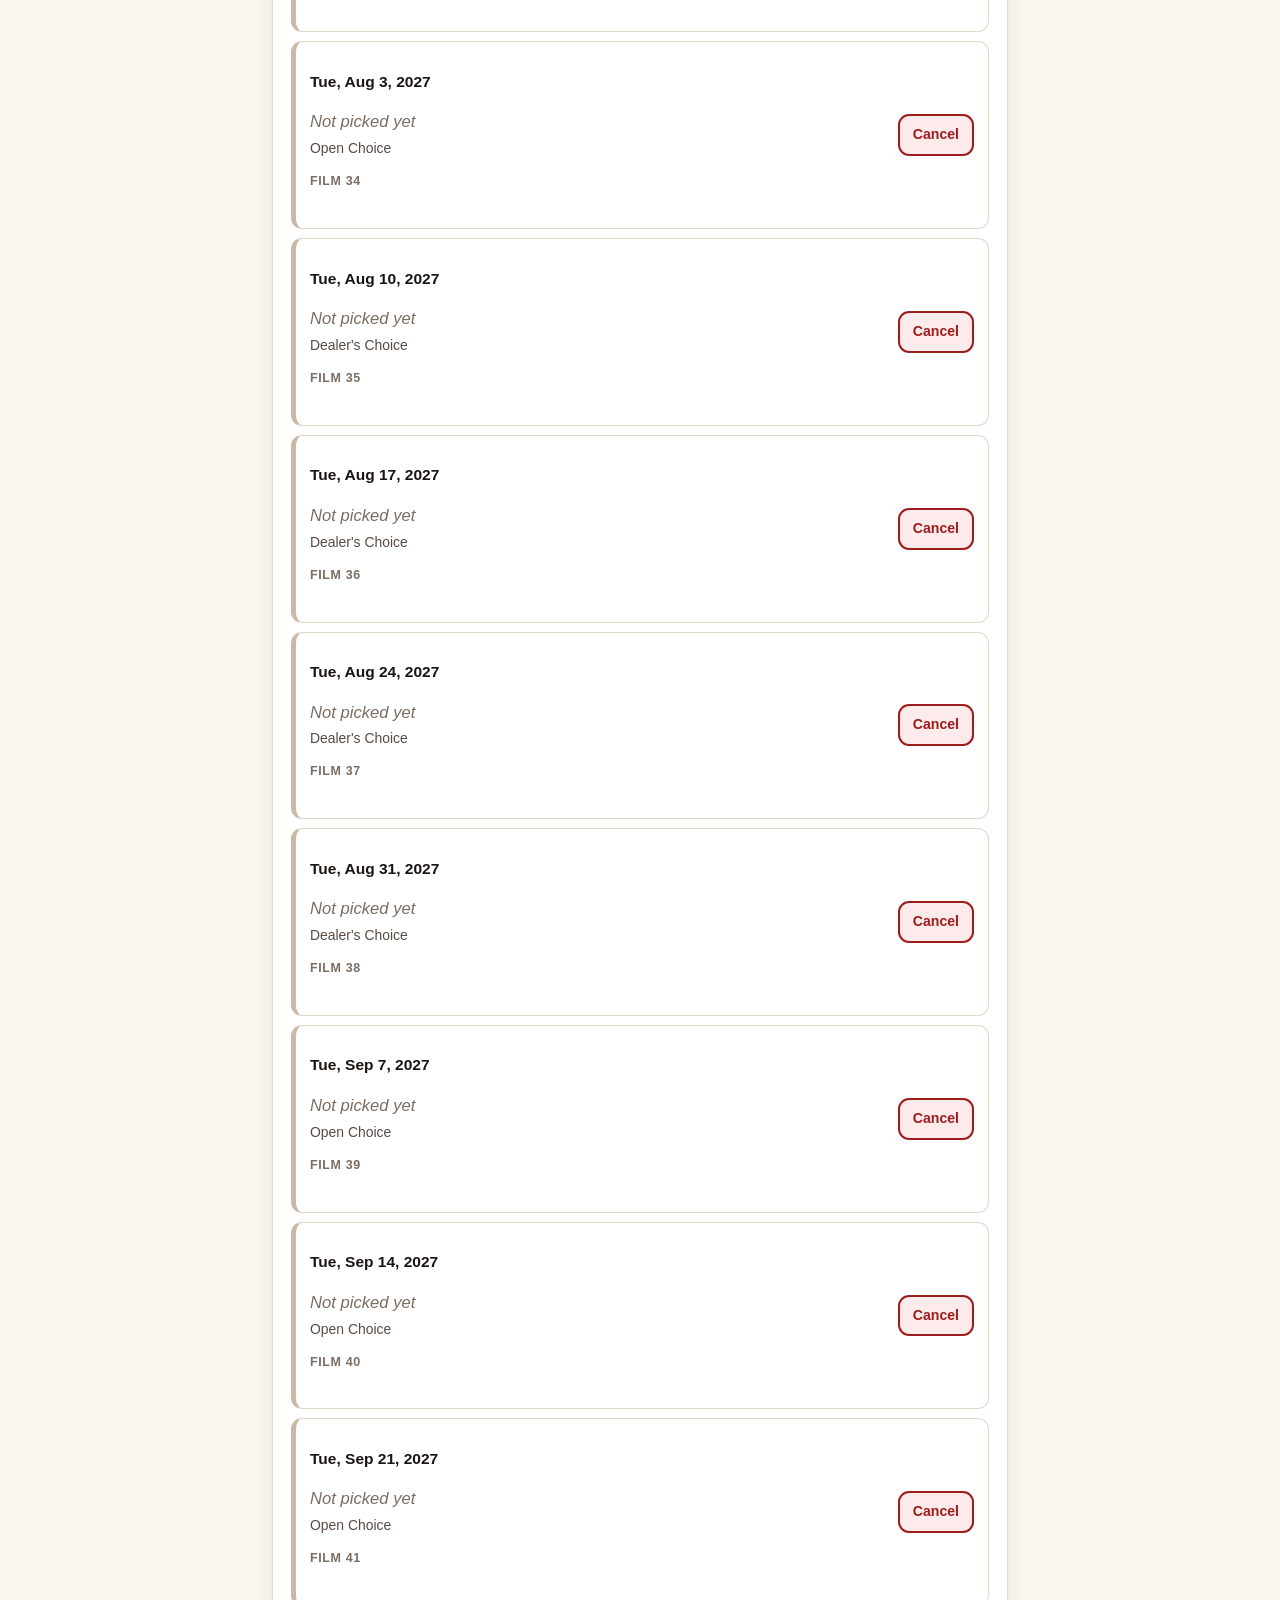
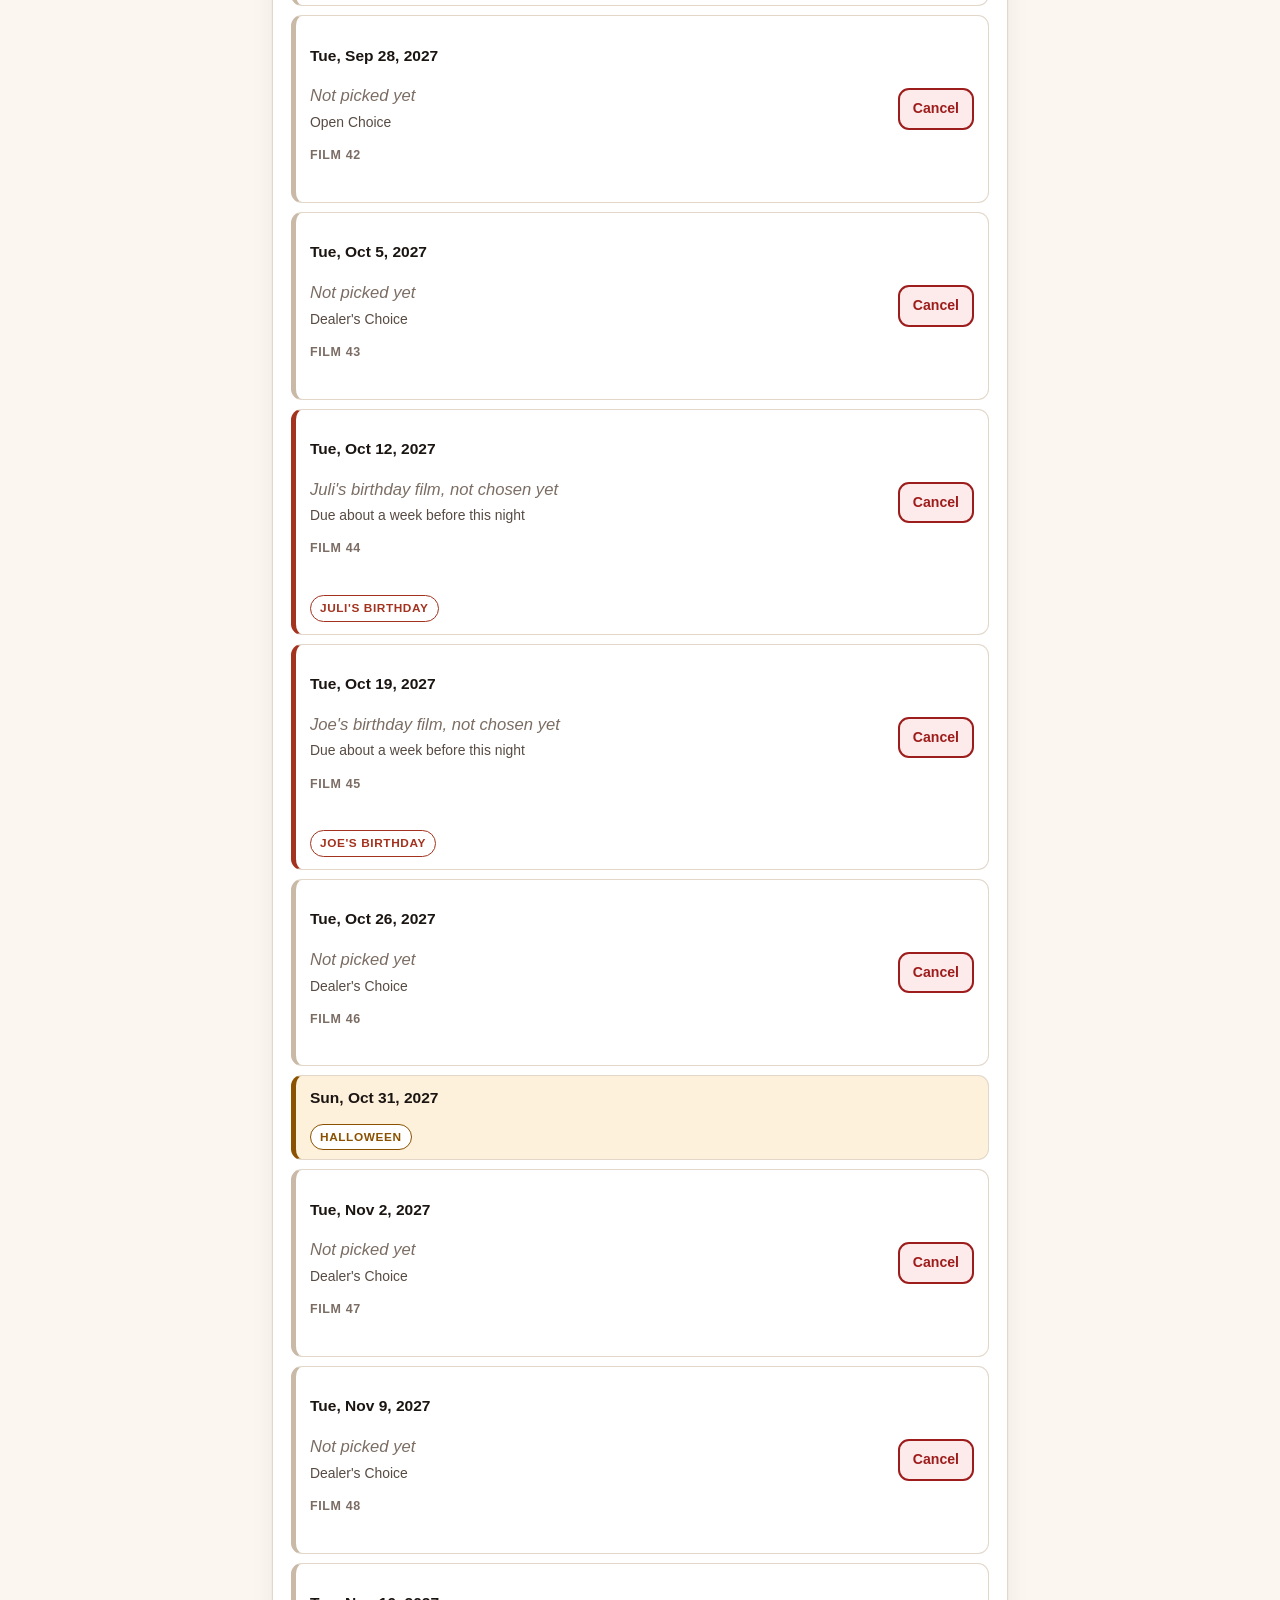
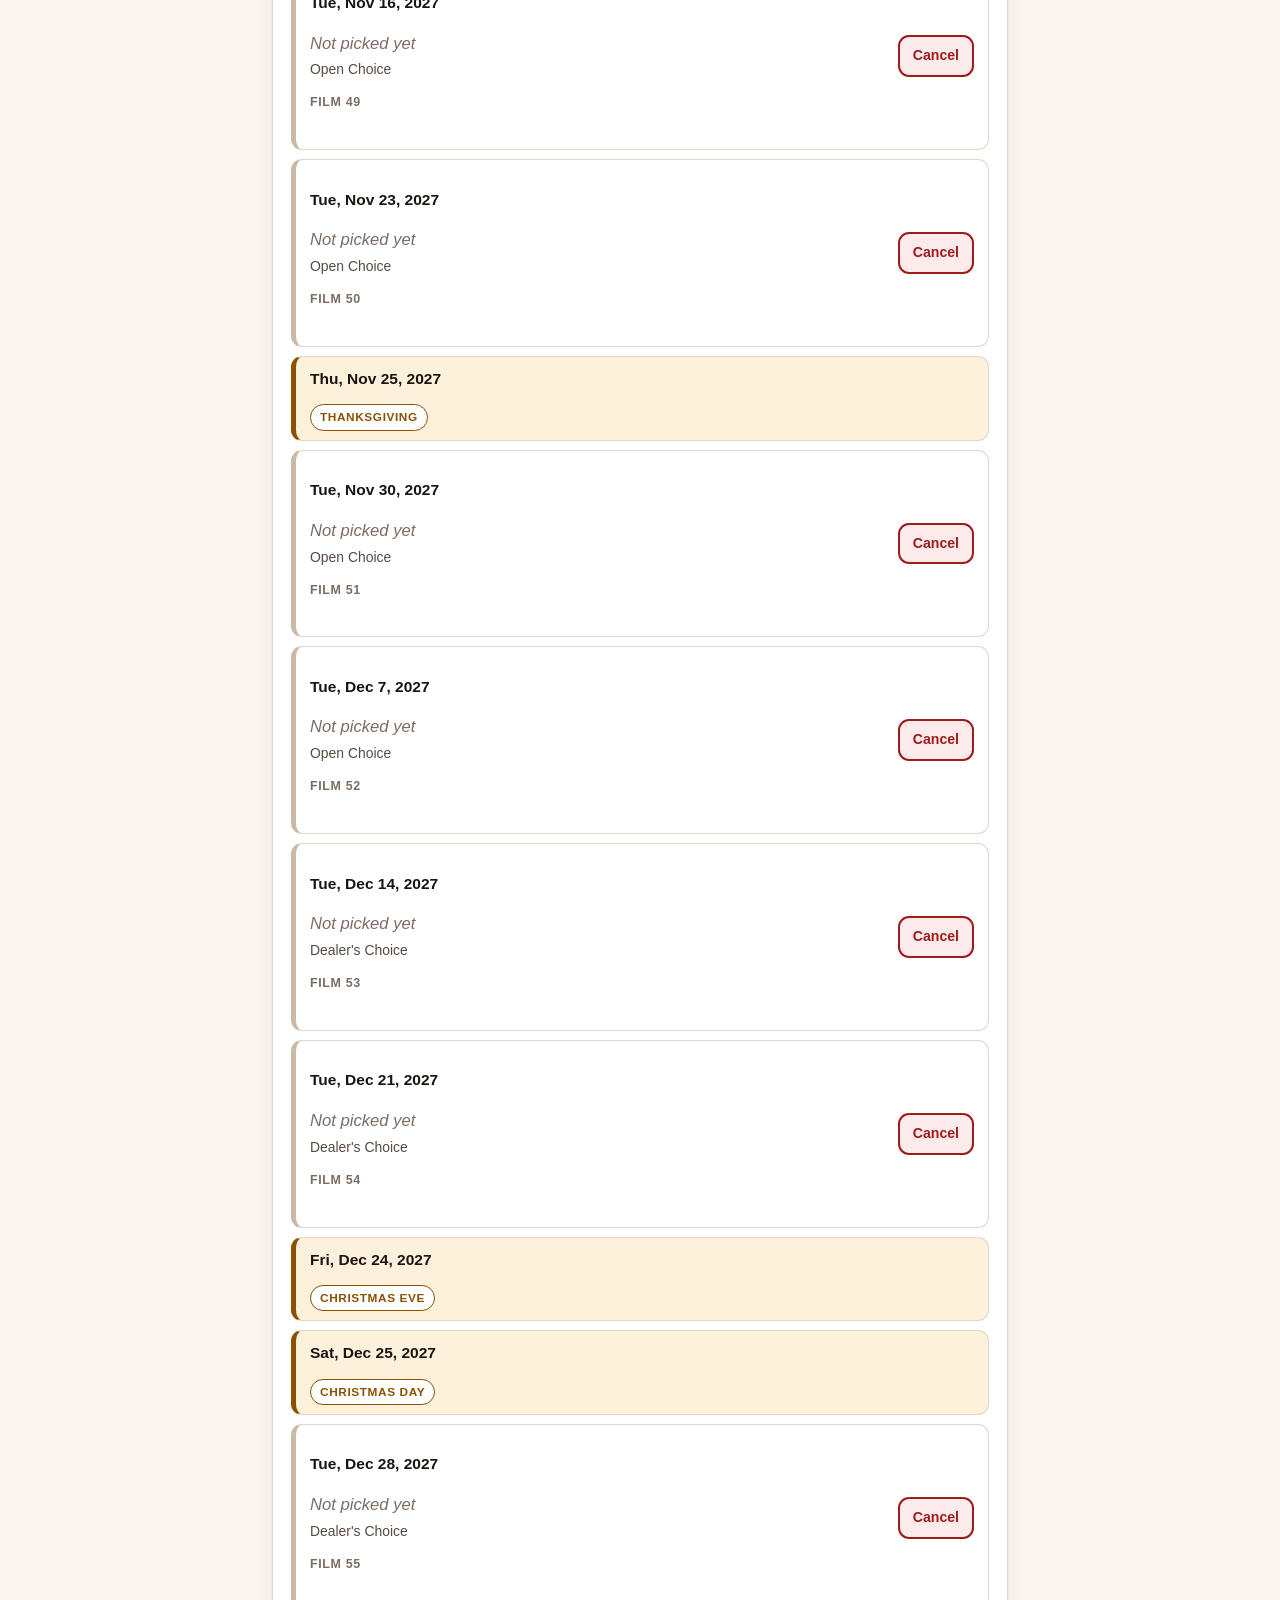
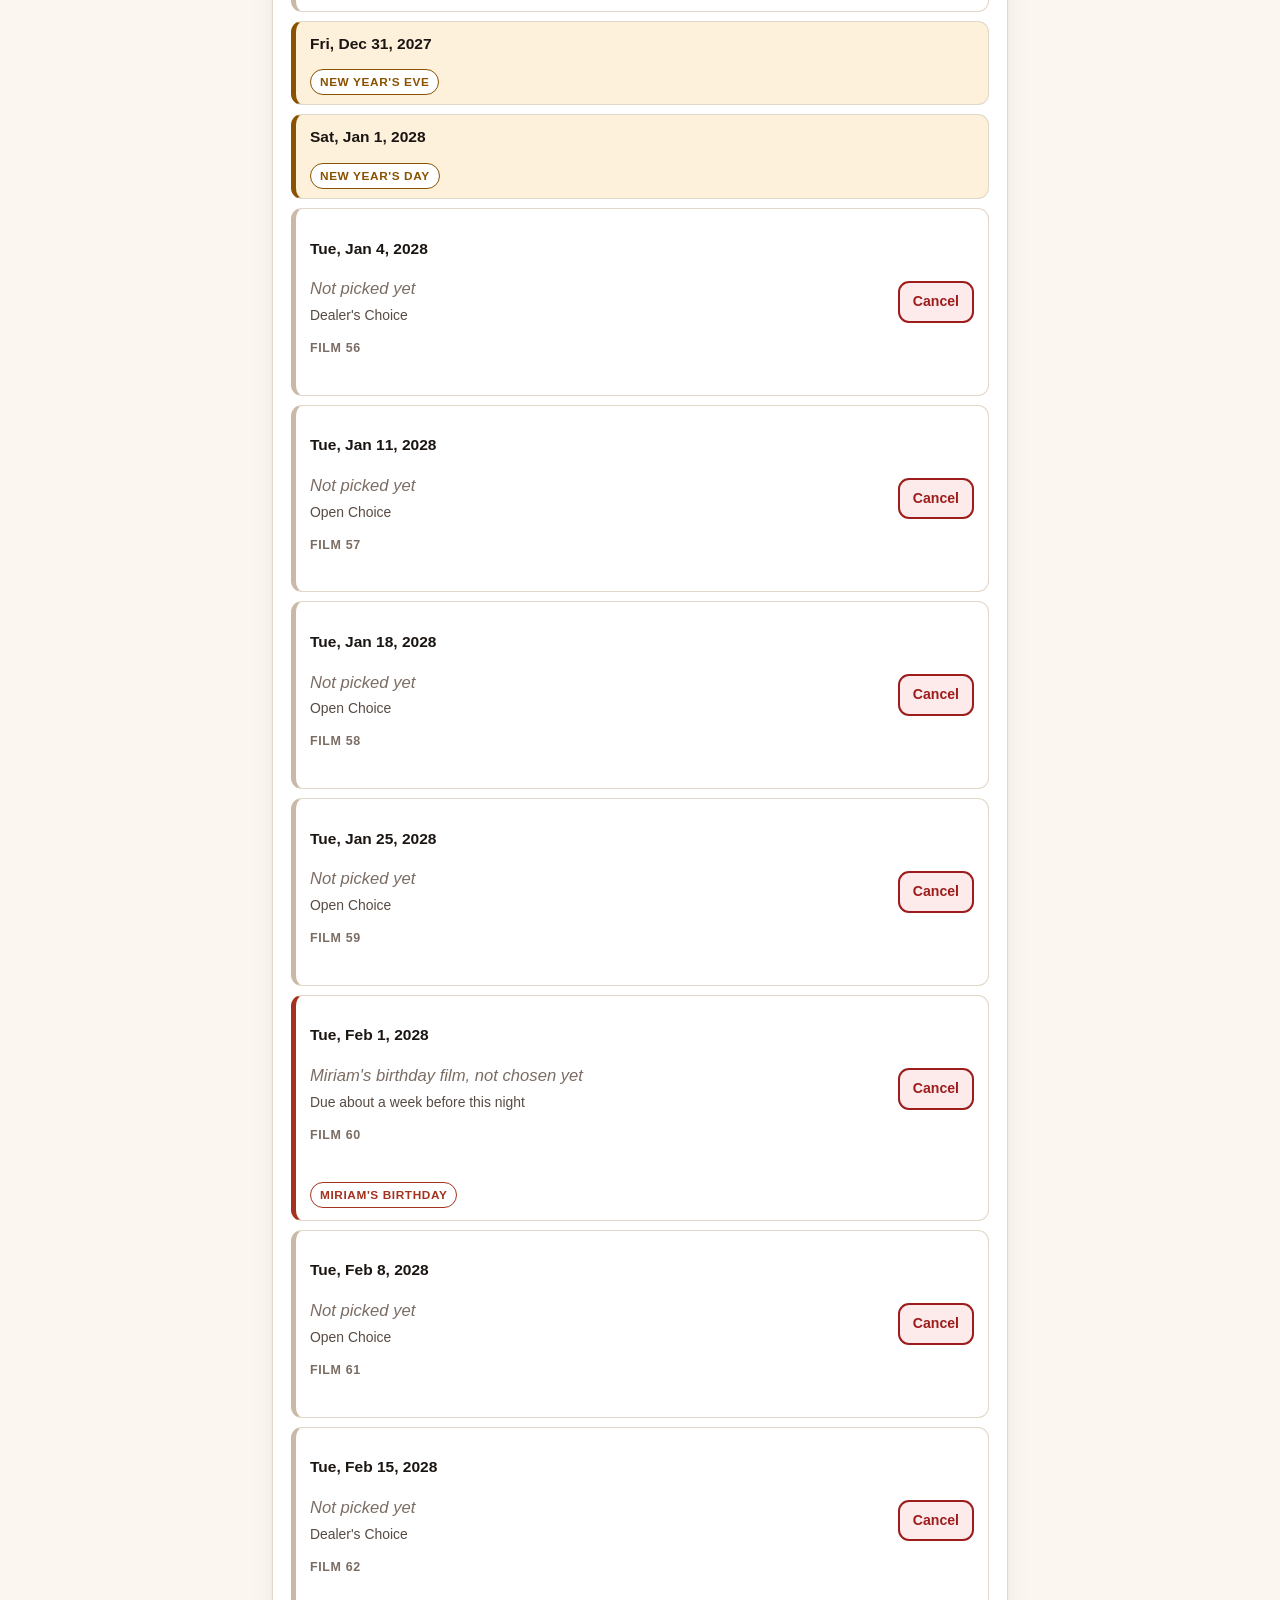
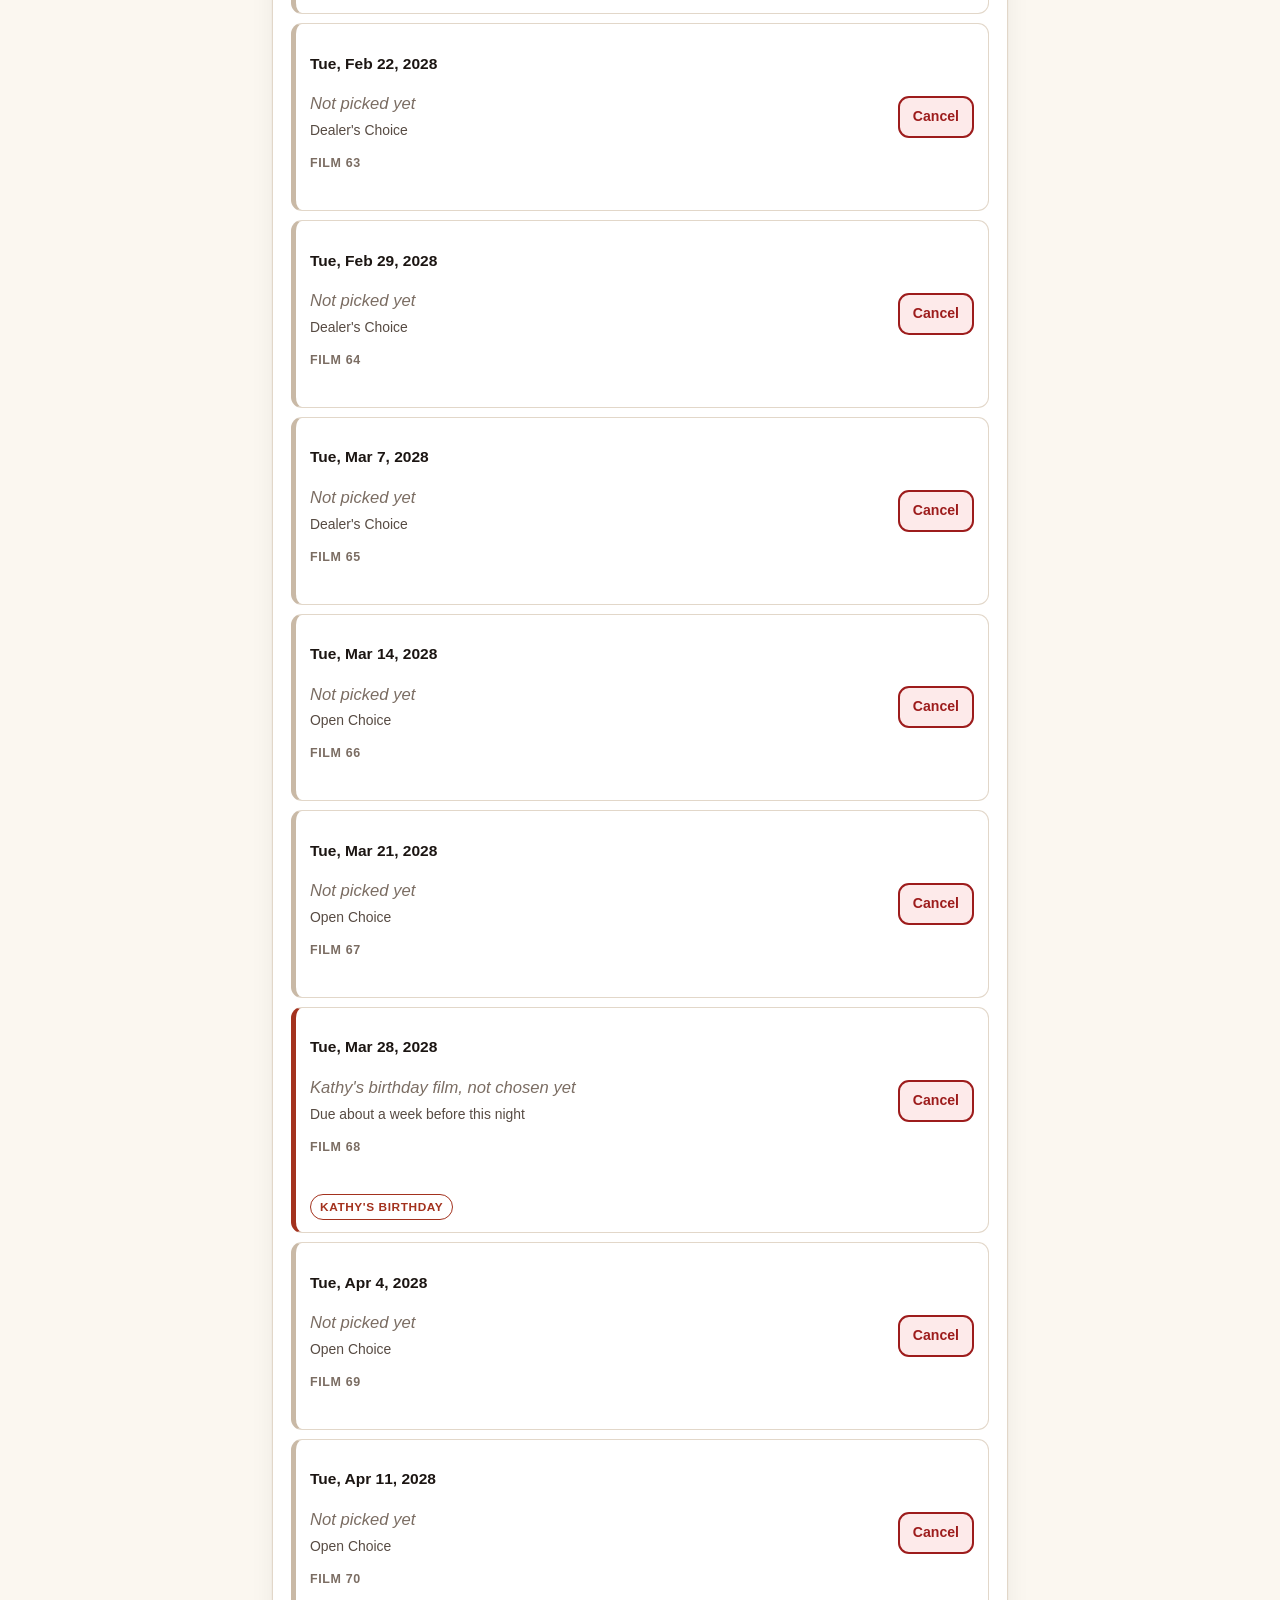
<file: schedule.html>
<!doctype html>
<html lang="en">
<head>
<meta charset="utf-8">
<meta name="viewport" content="width=device-width,initial-scale=1,viewport-fit=cover">
<title>Movie Night Schedule</title>
<meta name="description" content="Every movie night of the season, the holidays alongside them, and one tap to cancel a week.">
<link rel="preconnect" href="https://fonts.googleapis.com">
<link rel="preconnect" href="https://fonts.gstatic.com" crossorigin>
<link rel="stylesheet" href="https://fonts.googleapis.com/css2?family=Fraunces:opsz,wght@9..144,600;9..144,700&display=swap">
<link rel="stylesheet" href="theme.css">
<style>
/* Same tokens as the rest of the site, so the pages read as one thing. Every token gets its
   light value on bare :root first; both dark blocks only redefine. */

.wrap{max-width:46rem; margin:0 auto}
h1,h2{font-family:Fraunces,Georgia,"Times New Roman",serif; font-weight:700;
  text-wrap:balance; margin:0}


.card h2{font-size:1.1rem; margin-bottom:4px}
.step{font-size:.72rem; font-weight:700; letter-spacing:.09em; text-transform:uppercase;
  color:var(--accent); margin:0 0 7px}

label.fld{display:block; font-size:.8rem; font-weight:700; color:var(--ink-soft);
  text-transform:uppercase; letter-spacing:.06em; margin:0 0 5px}
input[type=text],input[type=date],select{
  width:100%; font:inherit; font-size:17px; color:var(--ink); background:var(--bg);
  border:2px solid var(--line-strong); border-radius:11px; padding:13px 14px;
}
input:focus,select:focus{outline:3px solid var(--accent-soft); outline-offset:1px;
  border-color:var(--accent)}

button{font:inherit; font-size:1rem; font-weight:700; cursor:pointer; min-height:48px;
  padding:12px 18px; border-radius:11px; border:2px solid var(--line-strong);
  background:var(--card); color:var(--ink)}
button.primary{background:var(--accent); color:var(--accent-ink); border-color:var(--accent)}
button.danger{background:var(--stop-soft); color:var(--stop); border-color:var(--stop)}
button.small{min-height:40px; padding:8px 13px; font-size:.88rem}
button:disabled{opacity:.5; cursor:default}

.banner{border-radius:12px; padding:14px 16px; margin-top:16px; border:2px solid}
.banner.ok{background:var(--ok-soft); color:var(--ok); border-color:var(--ok)}
.banner.warn{background:var(--warn-soft); color:var(--warn); border-color:var(--warn)}
.banner.stop{background:var(--stop-soft); color:var(--stop); border-color:var(--stop)}
.banner strong{color:inherit}

.who{display:flex; flex-wrap:wrap; gap:8px; margin-top:10px}
.who button{flex:1 1 6rem}
.who button[aria-pressed=true]{background:var(--accent); color:var(--accent-ink);
  border-color:var(--accent)}

.seasons{display:flex; gap:8px; margin-top:12px}
.seasons button{flex:1 1 auto}
.seasons button[aria-pressed=true]{background:var(--accent); color:var(--accent-ink);
  border-color:var(--accent)}

/* ---- the week list -----------------------------------------------------------------------
   One row per movie night. A phone reads this top to bottom, so the date leads and everything
   else hangs off it. Nothing here depends on colour alone: a cancelled week is struck through
   AND says Cancelled, a birthday week has a left edge AND says Birthday. */
ol.weeks{list-style:none; margin:14px 0 0; padding:0}
ol.weeks li{
  border:1px solid var(--line); border-left:5px solid var(--line-strong);
  border-radius:11px; padding:12px 14px; margin-bottom:9px; background:var(--card);
  display:grid; grid-template-columns:1fr auto; gap:6px 12px; align-items:start;
}
ol.weeks li.next{border-color:var(--accent); border-left-color:var(--accent);
  background:var(--accent-soft)}
ol.weeks li.bday{border-left-color:var(--accent)}
ol.weeks li.gone{border-left-color:var(--stop); background:var(--stop-soft)}
ol.weeks li.gone .title{text-decoration:line-through}
ol.weeks li.holiday{border-left-color:var(--warn); background:var(--warn-soft);
  grid-template-columns:1fr; padding:9px 14px}
ol.weeks li.past{opacity:.62}
.when{font-weight:700; font-size:.97rem}
.title{font-size:1.04rem; margin:2px 0 0}
.title.blank{color:var(--ink-faint); font-style:italic; font-weight:400}
.sub{color:var(--ink-soft); font-size:.87rem; margin:3px 0 0}
.slot{color:var(--ink-faint); font-size:.78rem; font-weight:700; letter-spacing:.05em;
  text-transform:uppercase}
.rowact{grid-column:2; grid-row:1 / span 3; align-self:center}
/* 🛑 A MODIFIER on the row, not a change to `ol.weeks li`. Only a week that actually HAS a film
   gains the poster column, so a cancelled week, a holiday row and an unpicked slot keep the
   two-column grid they have now and nothing moves. The action button follows to column 3 only
   on the rows that gained a column. */
ol.weeks li.withposter{grid-template-columns:auto 1fr auto}
ol.weeks li.withposter .rowact{grid-column:3}
.nextfilm{display:flex; gap:12px; align-items:center; margin-top:4px}
.nextfilm > div{min-width:0}
.badges{display:flex; flex-wrap:wrap; gap:6px; margin-top:6px; grid-column:1 / -1}
.badge{font-size:.74rem; font-weight:700; letter-spacing:.05em; text-transform:uppercase;
  border-radius:999px; padding:3px 9px; border:1.5px solid}
.badge.bday{color:var(--accent); border-color:var(--accent); background:var(--card)}
.badge.gone{color:var(--stop); border-color:var(--stop); background:var(--card)}
.badge.hol{color:var(--warn); border-color:var(--warn); background:var(--card)}
.badge.now{color:var(--accent-ink); background:var(--accent); border-color:var(--accent)}

.row2{display:flex; flex-wrap:wrap; gap:10px; margin-top:12px}
.row2 > *{flex:1 1 9rem}

table.adj{width:100%; border-collapse:collapse; margin-top:12px; font-size:.92rem}
table.adj th,table.adj td{text-align:left; padding:9px 8px; border-bottom:1px solid var(--line);
  vertical-align:top}
table.adj th{font-size:.76rem; text-transform:uppercase; letter-spacing:.06em;
  color:var(--ink-soft)}

/* ---- the Yes / No confirmation Joe asked for, 2026-09-15 --------------------------------
   *"make sure a popup confirmation window confirms yes or no before doing anything"*. Built
   into the page rather than using the browser's confirm(), so it can say exactly what will
   happen and to which date, and so it looks the same on every phone. */
.scrim{position:fixed; inset:0; background:rgba(12,8,5,.62); display:grid; place-items:center;
  padding:18px; z-index:50}
.scrim[hidden]{display:none}
.modal{background:var(--card); color:var(--ink); border:2px solid var(--line-strong);
  border-radius:16px; box-shadow:var(--shadow); padding:20px; max-width:30rem; width:100%}
.modal h2{font-size:1.15rem}
.modal p{margin:10px 0 0}
.modal .acts{display:flex; gap:10px; margin-top:18px}
.modal .acts button{flex:1 1 auto}
fieldset{border:0; padding:0; margin:14px 0 0}
fieldset legend{font-size:.8rem; font-weight:700; color:var(--ink-soft);
  text-transform:uppercase; letter-spacing:.06em; padding:0; margin-bottom:7px}
.opts{display:flex; flex-wrap:wrap; gap:8px}
.opts label{flex:1 1 6rem; border:2px solid var(--line-strong); border-radius:11px;
  padding:11px 12px; font-weight:600; cursor:pointer; display:flex; gap:8px;
  align-items:center; min-height:48px; background:var(--bg)}
.opts input{margin:0; width:20px; height:20px; accent-color:var(--accent)}
.opts label:has(input:checked){border-color:var(--accent); background:var(--accent-soft);
  color:var(--accent)}
footer{color:var(--ink-faint); font-size:.85rem; margin-top:30px; padding-top:16px;
  border-top:1px solid var(--line)}
footer a{color:var(--accent)}
</style>
</head>
<body>
<div class="wrap">

<header>
  <p class="kicker">Family Movie Night</p>
  <h1>The schedule</h1>
  <p class="lede">Every movie night, worked out from one simple rule: we watch on the same night
    each week. Change a night, cancel a week, or take a break, and every date after it moves by
    itself.</p>
  <nav class="fm-nav" id="topnav"></nav>
</header>

<div id="datawarn" class="banner stop" hidden></div>
<div id="offwarn" class="banner warn" hidden></div>
<div id="msg" class="banner ok" hidden></div>

<section class="card">
  <p class="step">Step 1</p>
  <h2>Who are you?</h2>
  <p class="hint">Only needed so the rest of us can see who cancelled a week and why. Anyone can
    cancel one.</p>
  <div class="who" id="who"></div>
</section>

<section class="card">
  <h2 id="nexthead">Next movie night</h2>
  <div id="next"></div>
  <div class="seasons" id="seasons"></div>
</section>

<section class="card">
  <h2>The whole season</h2>
  <p class="hint" id="sumline"></p>
  <ol class="weeks" id="list"></ol>
</section>

<section class="card">
  <h2>Change the night</h2>
  <p class="hint">We normally watch on the same night every week. Use this if the night moves for
    one week, or for a few months.</p>
  <div class="row2">
    <div>
      <label class="fld" for="nfrom">From this movie night</label>
      <input type="date" id="nfrom">
    </div>
    <div>
      <label class="fld" for="nto">Until (leave as is for one week only)</label>
      <input type="date" id="nto">
    </div>
    <div>
      <label class="fld" for="nwd">New night</label>
      <select id="nwd"></select>
    </div>
  </div>
  <div class="row2">
    <button id="nightgo" class="primary">Change the night</button>
  </div>
</section>

<section class="card">
  <h2>Changes we have made</h2>
  <p class="hint" id="adjnone">Nothing changed yet. The season runs on its usual night.</p>
  <div id="adjwrap" hidden>
    <table class="adj">
      <thead><tr><th>What</th><th>When</th><th>Who</th><th></th></tr></thead>
      <tbody id="adjbody"></tbody>
    </table>
    <p class="hint">Undo puts the date back and leaves a record. Nothing is ever deleted.</p>
  </div>
</section>

<div class="fm-hub" id="hub"></div>

<footer>
  <p>Dates are worked out, never stored, so one change moves everything after it and undo puts it
  back exactly. Birthday films stay on their own week.</p>
  <p id="stale"></p>
  <!-- Required by TMDB's terms wherever their artwork appears. This page carried no
       attribution before 2026-11-16, because until then it showed no posters. -->
  <!-- TMDB's logo AND sentence, drawn by FM.tmdbCredit in lib.js. Their terms require the
       logo, not only the words, and the stated penalty is losing the API key. One renderer,
       so a page added later cannot ship without it. -->
  <div class="fm-tmdb" id="tmdb"></div>
</footer>

</div>

<div class="scrim" id="scrim" hidden>
  <div class="modal" role="dialog" aria-modal="true" aria-labelledby="mtitle">
    <h2 id="mtitle">Are you sure?</h2>
    <div id="mbody"></div>
    <div class="acts">
      <button id="mno">No, leave it</button>
      <button id="myes" class="primary">Yes, do it</button>
    </div>
  </div>
</div>

<script src="config.js"></script>
<script src="movies.js"></script>
<script src="aliases.js"></script>
<script src="lib.js"></script>
<script>
(function () {
  "use strict";
  var CFG = window.FM_CONFIG || {};
  var $ = FM.$, el = FM.el;

  var DAYS = ["Sunday", "Monday", "Tuesday", "Wednesday", "Thursday", "Friday", "Saturday"];
  var REASONS = ["Vacation", "Sick", "Break"];
  var NIGHT = (CFG.movieNight == null) ? 2 : CFG.movieNight;
  var TODAY = FM.parseDay(new Date());

  var state = {
    person: "",
    season: "5",           // "4" = finish the current season, "5" = the new one
    adjRows: [],
    built: null,
    endpointOn: null       // null = not asked yet, false = action missing, true = answering
  };

  /* ---- who you are. Remembered per phone, never sent anywhere else. ---- */
  try {
    var saved = localStorage.getItem("fm.schedule.person");
    if (saved && FM.PEOPLE.indexOf(saved) > -1) state.person = saved;
  } catch (e) {}

  function drawWho() {
    var box = $("who");
    box.innerHTML = "";
    FM.PEOPLE.forEach(function (p) {
      var b = el("button", null, p);
      b.setAttribute("aria-pressed", state.person === p ? "true" : "false");
      b.onclick = function () {
        state.person = p;
        try { localStorage.setItem("fm.schedule.person", p); } catch (e) {}
        drawWho();
      };
      box.appendChild(b);
    });
  }

  /* Adjustments belong to the season being looked at. Finishing Season 4 and planning Season 5
     are two different schedules, and a week cancelled in one must not move the other. */
  function seasonLabel() {
    return state.season === "4" ? "Season 4" : (CFG.season || "Season 5");
  }

  function say(cls, text) {
    var m = $("msg");
    m.className = "banner " + cls;
    m.textContent = text;
    m.hidden = false;
  }
  function quiet() { $("msg").hidden = true; }

  /* ---- the films -------------------------------------------------------------------------
     Season 5 has no picks yet, so its slots are placeholders and say so. Season 4's remaining
     films are real, and come from the watched ledger.
     ⚠️ That ledger is refreshed from the ratings spreadsheet by hand today, so a film watched
     since the last refresh can still show as coming up. The footer says so rather than letting
     anyone think the page is wrong. */
  function nextNightOnOrAfter(d, night) {
    var ahead = (night - d.getDay() + 7) % 7;
    return FM.addDays(d, ahead);
  }

  function season4Films() {
    return FM.MOVIES
      .filter(function (m) { return String(m.s) === "4" && m.st !== "Watched"; })
      .sort(function (a, b) { return (a.o || 0) - (b.o || 0); })
      .map(function (m) {
        return { title: m.t, year: m.y, person: m.p,
                 kind: m.k === "Birthday" ? "Birthday" : (m.th ? "Dealer's Choice" : "Open Choice"),
                 theme: m.th || "" };
      });
  }

  function skipWeeksIn(adj) {
    var t = 0;
    adj.forEach(function (a) { if (a.kind === "skip") t += a.weeks; });
    return t;
  }

  function build() {
    var adj = FM.readAdjustments(state.adjRows);
    var start, films;
    if (state.season === "4") {
      films = season4Films();
      start = nextNightOnOrAfter(TODAY, NIGHT);
    } else {
      start = FM.parseDay(CFG.seasonStart) || nextNightOnOrAfter(TODAY, NIGHT);
      films = FM.placeholderSeason({
        start: start, night: NIGHT, birthdays: CFG.birthdays || {},
        skipWeeks: skipWeeksIn(adj)
      });
    }
    state.built = FM.buildSchedule({
      start: start, night: NIGHT, films: films, adjustments: adj,
      birthdays: CFG.birthdays || {}
    });
    state.films = films;
    return state.built;
  }

  function shortDate(d) {
    return d.toLocaleDateString(undefined,
      { weekday: "short", month: "short", day: "numeric", year: "numeric" });
  }

  /* ---- the list ---- */
  function drawList() {
    var out = build();
    var list = $("list");
    list.innerHTML = "";

    var weeks = out.weeks;
    if (!weeks.length) {
      list.appendChild(el("p", "hint", "Nothing to schedule for this season yet."));
      return;
    }

    // The holidays Joe asked to see alongside the films, 2026-09-15. Reference only: they never
    // move anything by themselves.
    var hols = FM.holidaysBetween(FM.addDays(weeks[0].date, -6),
                                  FM.addDays(weeks[weeks.length - 1].date, 6));
    var hi = 0;
    var nextIdx = -1;
    for (var i = 0; i < weeks.length; i++) {
      if (weeks[i].date >= TODAY) { nextIdx = i; break; }
    }

    weeks.forEach(function (w, idx) {
      while (hi < hols.length && hols[hi].date < w.date) {
        list.appendChild(holRow(hols[hi])); hi++;
      }
      list.appendChild(weekRow(w, idx, idx === nextIdx));
    });
    while (hi < hols.length) { list.appendChild(holRow(hols[hi])); hi++; }

    var films = weeks.filter(function (w) { return w.kind !== "skip"; }).length;
    var skips = weeks.length - films;
    var label = state.season === "4" ? "Rest of Season 4" : "Season 5";
    $("sumline").textContent = label + ": " + films + " movie night"
      + (films === 1 ? "" : "s")
      + (skips ? ", " + skips + " cancelled week" + (skips === 1 ? "" : "s") : "")
      + ", finishing " + shortDate(weeks[weeks.length - 1].date)
      + (out.unplaced ? ". " + out.unplaced + " film(s) could not be placed." : ".");

    drawNext(weeks, nextIdx);
  }

  function holRow(h) {
    var li = el("li", "holiday");
    var top = el("div");
    top.appendChild(el("span", "when", shortDate(h.date)));
    li.appendChild(top);
    var b = el("div", "badges");
    b.appendChild(el("span", "badge hol", h.name));
    li.appendChild(b);
    return li;
  }

  function weekRow(w, idx, isNext) {
    var cls = "";
    if (w.kind === "skip") cls = "gone";
    else if (w.kind === "birthday") cls = "bday";
    if (isNext) cls += " next";
    if (w.date < TODAY) cls += " past";
    var li = el("li", cls.trim());

    var main = el("div");
    main.appendChild(el("p", "when", shortDate(w.date)));

    if (w.kind === "skip") {
      main.appendChild(el("p", "title", "No movie this week"));
      main.appendChild(el("p", "sub", w.reason + (w.person ? ", marked by " + w.person : "")));
    } else {
      var f = w.film;
      if (f && f.title) {
        // The schedule builds its own week objects, so there is no record to hand over: this
        // goes through FM.posterFor, which asks the SAME lookup() the rest of the site uses.
        // A title it cannot place gets the placeholder, never a near-miss.
        li.appendChild(FM.posterFor(f.title, f.year, "sm"));
        li.className = (li.className + " withposter").trim();
        main.appendChild(el("p", "title", f.title + (f.year ? " (" + f.year + ")" : "")));
        main.appendChild(el("p", "sub",
          (f.person ? f.person + "'s pick" : "") +
          (f.theme ? ', for the category "' + f.theme + '"' : f.kind ? ", " + f.kind : "")));
      } else if (w.kind === "birthday") {
        main.appendChild(el("p", "title blank", w.person + "'s birthday film, not chosen yet"));
        main.appendChild(el("p", "sub", "Due about a week before this night"));
      } else {
        main.appendChild(el("p", "title blank", "Not picked yet"));
        main.appendChild(el("p", "sub", (w.film && w.film.kind) || ""));
      }
      main.appendChild(el("p", "slot", "Film " + w.slot));
    }
    li.appendChild(main);

    if (w.kind !== "skip" && w.date >= TODAY) {
      var act = el("div", "rowact");
      var b = el("button", "small danger", "Cancel");
      b.onclick = function () { askSkip(w); };
      act.appendChild(b);
      li.appendChild(act);
    }

    var badges = el("div", "badges");
    if (isNext) badges.appendChild(el("span", "badge now", "Next up"));
    if (w.kind === "birthday") {
      badges.appendChild(el("span", "badge bday", w.person + "'s birthday"));
      if (w.weekSkipped) {
        badges.appendChild(el("span", "badge gone",
          "week cancelled, moved later in the week"));
      }
      if (w.moved) badges.appendChild(el("span", "badge bday", "moved a week to clear a clash"));
    }
    if (w.kind === "skip") badges.appendChild(el("span", "badge gone", "Cancelled"));
    if (badges.childNodes.length) li.appendChild(badges);
    return li;
  }

  function drawNext(weeks, nextIdx) {
    var box = $("next");
    box.innerHTML = "";
    if (nextIdx < 0) {
      box.appendChild(el("p", "hint", "Every night in this list has passed."));
      return;
    }
    var w = weeks[nextIdx];
    box.appendChild(el("p", "when", shortDate(w.date)));
    if (w.kind === "skip") {
      box.appendChild(el("p", "title", "No movie that week: " + w.reason));
    } else if (w.film && w.film.title) {
      var row = el("div", "nextfilm");
      row.appendChild(FM.posterFor(w.film.title, w.film.year));
      var txt = el("div");
      txt.appendChild(el("p", "title", w.film.title
        + (w.film.year ? " (" + w.film.year + ")" : "")));
      txt.appendChild(el("p", "sub", w.film.person ? w.film.person + "'s pick" : ""));
      row.appendChild(txt);
      box.appendChild(row);
    } else {
      box.appendChild(el("p", "title blank", "Nobody has picked this one yet"));
    }
  }

  /* ---- the Yes / No popup ---------------------------------------------------------------
     Joe, 2026-09-15: *"make sure a popup confirmation window confirms yes or no before doing
     anything"*. Nothing is sent until Yes. */
  var pending = null;

  function openModal(title, buildBody, onYes) {
    $("mtitle").textContent = title;
    var body = $("mbody");
    body.innerHTML = "";
    buildBody(body);
    pending = onYes;
    $("scrim").hidden = false;
    $("mno").focus();
  }
  function closeModal() { $("scrim").hidden = true; pending = null; }

  $("mno").onclick = closeModal;
  $("myes").onclick = function () {
    var go = pending;
    closeModal();
    if (go) go();
  };
  $("scrim").onclick = function (ev) { if (ev.target === $("scrim")) closeModal(); };
  document.addEventListener("keydown", function (ev) {
    if (ev.key === "Escape" && !$("scrim").hidden) closeModal();
  });

  function askSkip(w) {
    if (!state.person) { say("warn", "Tap your name at the top first."); return; }
    openModal("Cancel " + shortDate(w.date) + "?", function (body) {
      body.appendChild(el("p", null,
        w.kind === "birthday"
          ? "This is " + w.person + "'s birthday week. The birthday film does not move to another "
            + "week; it moves to a couple of days later in this same week."
          : "Every movie after this one moves back. Nothing else changes, and you can undo it."));

      var fs = el("fieldset");
      fs.appendChild(el("legend", null, "Why?"));
      var opts = el("div", "opts");
      REASONS.forEach(function (r, i) {
        var lab = el("label");
        var inp = el("input");
        inp.type = "radio"; inp.name = "reason"; inp.value = r;
        if (i === 0) inp.checked = true;
        lab.appendChild(inp);
        lab.appendChild(el("span", null, r));
        opts.appendChild(lab);
      });
      fs.appendChild(opts);
      body.appendChild(fs);

      var fs2 = el("fieldset");
      fs2.appendChild(el("legend", null, "How long?"));
      var o2 = el("div", "opts");
      [["1", "Just this week"], ["2", "This week and next"]].forEach(function (pair, i) {
        var lab = el("label");
        var inp = el("input");
        inp.type = "radio"; inp.name = "weeks"; inp.value = pair[0];
        if (i === 0) inp.checked = true;
        lab.appendChild(inp);
        lab.appendChild(el("span", null, pair[1]));
        o2.appendChild(lab);
      });
      fs2.appendChild(o2);
      body.appendChild(fs2);
    }, function () {
      var reason = (document.querySelector('input[name=reason]:checked') || {}).value || "Break";
      var weeks = (document.querySelector('input[name=weeks]:checked') || {}).value || "1";
      post({ act: "skip", date: FM.dayKey(w.date), weeks: weeks, reason: reason },
           "Cancelled " + shortDate(w.date) + ". Everything after it moved back.");
    });
  }

  $("nightgo").onclick = function () {
    if (!state.person) { say("warn", "Tap your name at the top first."); return; }
    var from = $("nfrom").value, to = $("nto").value || $("nfrom").value;
    var wd = $("nwd").value;
    if (!from) { say("warn", "Pick the movie night this starts from."); return; }
    if (to < from) { say("warn", "The end date is before the start date."); return; }
    var one = (to === from);
    openModal("Move movie night to " + DAYS[+wd] + "?", function (body) {
      body.appendChild(el("p", null, one
        ? "Just the week of " + from + " moves to " + DAYS[+wd] + ". Every other week stays on "
          + DAYS[NIGHT] + "."
        : "Every movie night from " + from + " to " + to + " moves to " + DAYS[+wd]
          + ". Weeks outside those dates stay on " + DAYS[NIGHT] + "."));
      body.appendChild(el("p", null, "No films are added or lost. Only the dates change."));
    }, function () {
      post({ act: "night", start: from, end: to, weekday: wd },
           "Movie night is now " + DAYS[+wd] + (one ? " for that week." : " for those dates."));
    });
  };

  function askUndo(row) {
    if (!state.person) { say("warn", "Tap your name at the top first."); return; }
    openModal("Undo this change?", function (body) {
      body.appendChild(el("p", null, describe(row)));
      body.appendChild(el("p", null,
        "The dates go back to how they were. The change stays on the record, marked undone."));
    }, function () {
      post({ act: "undo", adj_id: row.adj_id }, "Undone. The dates are back.");
    });
  }

  function describe(r) {
    var kind = String(r.kind || "").toLowerCase();
    if (kind === "skip") {
      return "No movie for " + (r.weeks > 1 ? r.weeks + " weeks" : "a week")
        + " from " + r.start_date + ", because of " + (r.reason || "a break").toLowerCase() + ".";
    }
    if (kind === "night") {
      var wd = DAYS[parseInt(r.weekday, 10)] || "a different night";
      return r.end_date && r.end_date !== r.start_date
        ? "Movie night moved to " + wd + " from " + r.start_date + " to " + r.end_date + "."
        : "Movie night moved to " + wd + " for the week of " + r.start_date + ".";
    }
    return "A change on " + r.start_date + ".";
  }

  function drawAdj() {
    var rows = state.adjRows.filter(function (r) { return r && r.adj_id; });
    $("adjnone").hidden = rows.length > 0;
    $("adjwrap").hidden = rows.length === 0;
    var tb = $("adjbody");
    tb.innerHTML = "";
    rows.forEach(function (r) {
      var tr = el("tr");
      var undone = String(r.undone || "").toLowerCase() === "yes";
      tr.appendChild(el("td", null, describe(r) + (undone ? " (undone)" : "")));
      tr.appendChild(el("td", null, String(r.timestamp || "").slice(0, 10)));
      tr.appendChild(el("td", null, r.person || ""));
      var td = el("td");
      if (!undone) {
        var b = el("button", "small", "Undo");
        b.onclick = function () { askUndo(r); };
        td.appendChild(b);
      }
      tr.appendChild(td);
      tb.appendChild(tr);
    });
  }

  /* ---- talking to the Apps Script ---- */
  function post(extra, okText) {
    if (!CFG.endpoint) { offline(); return; }
    quiet();
    say("warn", "Saving...");
    var body = { kind: "schedule", person: state.person,
                 season: seasonLabel(), act: extra.act };
    Object.keys(extra).forEach(function (k) { body[k] = extra[k]; });
    fetch(CFG.endpoint, {
      method: "POST",
      // text/plain on purpose: it keeps this a "simple" CORS request so the browser sends no
      // preflight OPTIONS, which Apps Script cannot answer. Do not "fix" this header.
      headers: { "Content-Type": "text/plain;charset=utf-8" },
      body: JSON.stringify(body)
    })
      .then(function (r) { return r.json(); })
      // Apps Script cannot set an HTTP status on its output, so the answer rides in the body.
      .then(function (d) {
        if (!d || !d.ok) {
          var err = String((d && d.error) || "");
          if (err.indexOf("Unknown action") > -1 || err.indexOf("Unknown kind") > -1) {
            offline();
            return;
          }
          say("stop", "Nothing was changed. " + (err || "Tell Joe."));
          return;
        }
        state.adjRows = d.rows || state.adjRows;
        drawAdj();
        drawList();
        say("ok", okText);
      })
      .catch(function () {
        say("stop", "Nothing was changed, the save did not go through. Check your signal and "
          + "try again, or tell Joe.");
      });
  }

  function offline() {
    state.endpointOn = false;
    $("offwarn").hidden = false;
    $("offwarn").innerHTML = "<strong>Changing the schedule is not switched on yet.</strong> "
      + "Joe has one setup step left. Everything below is correct and you can read the whole "
      + "season, but Cancel and Change the night will not save until then. "
      + "Trying again will not help.";
    quiet();
  }

  function load() {
    if (!CFG.endpoint) { offline(); return; }
    fetch(CFG.endpoint + "?action=schedule&season=" + encodeURIComponent(seasonLabel()))
      .then(function (r) { return r.json(); })
      .then(function (d) {
        if (!d || !d.ok) {
          var err = String((d && d.error) || "");
          if (err.indexOf("Unknown action") > -1) { offline(); return; }
          return;
        }
        state.endpointOn = true;
        state.adjRows = d.rows || [];
        drawAdj();
        drawList();
      })
      .catch(function () { /* the computed schedule still shows; nothing to add */ });
  }

  /* ---- start up ---- */
  function init() {
    drawWho();

    var sel = $("nwd");
    DAYS.forEach(function (name, i) {
      var o = el("option", null, name);
      o.value = String(i);
      if (i === NIGHT) o.selected = true;
      sel.appendChild(o);
    });

    var seasons = [["4", "Finish Season 4"], ["5", "Season 5"]];
    var box = $("seasons");
    seasons.forEach(function (pair) {
      var b = el("button", null, pair[1]);
      b.setAttribute("aria-pressed", state.season === pair[0] ? "true" : "false");
      b.onclick = function () {
        state.season = pair[0];
        Array.prototype.forEach.call(box.children, function (c) {
          c.setAttribute("aria-pressed", "false");
        });
        b.setAttribute("aria-pressed", "true");
        state.adjRows = [];
        drawAdj();
        drawList();
        load();
      };
      box.appendChild(b);
    });

    // 🛑 The film list is what tells this page what is coming up. Without it the schedule would
    // be a row of blank weeks, which looks like an answer and is not one.
    if (!FM.requireData("datawarn")) return;

    $("stale").textContent = "Checking the ratings spreadsheet for anything watched since this "
      + "page was built...";

    drawList();
    drawAdj();
    load();

    /* Auto-sync. Which films are still to come depends on what has been rated, so this page is
       the one that goes most wrong when the baked list is stale. The baked list is still shown
       immediately; this only ever corrects it. */
    FM.syncLive(function (res) {
      if (!res.ok) {
        $("stale").textContent = "Which films are left comes from the ratings spreadsheet. "
          + "Reading it live is not switched on yet (" + (res.reason || "unavailable") + "), so "
          + "a film watched very recently may still show here as coming up.";
        return;
      }
      if (res.newlyWatched.length || res.updated) drawList();
      var when = res.read ? new Date(res.read).toLocaleString() : "just now";
      $("stale").textContent = "Up to date with the ratings spreadsheet as of " + when + ". "
        + (res.newlyWatched.length
            ? "Marked as watched since this page was built: " + res.newlyWatched.join(", ") + "."
            : "Nothing new since this page was built.");
    });
  }

  init();
})();
</script>
<script>
/* The site's own navigation. The one copy of the destination list lives in lib.js,
   so a page can never go missing from one menu while appearing in another. */
FM.topnav("topnav", "schedule.html");
FM.hub("hub", "schedule.html");
FM.tmdbCredit("tmdb");
</script>
</body>
</html>
</file>
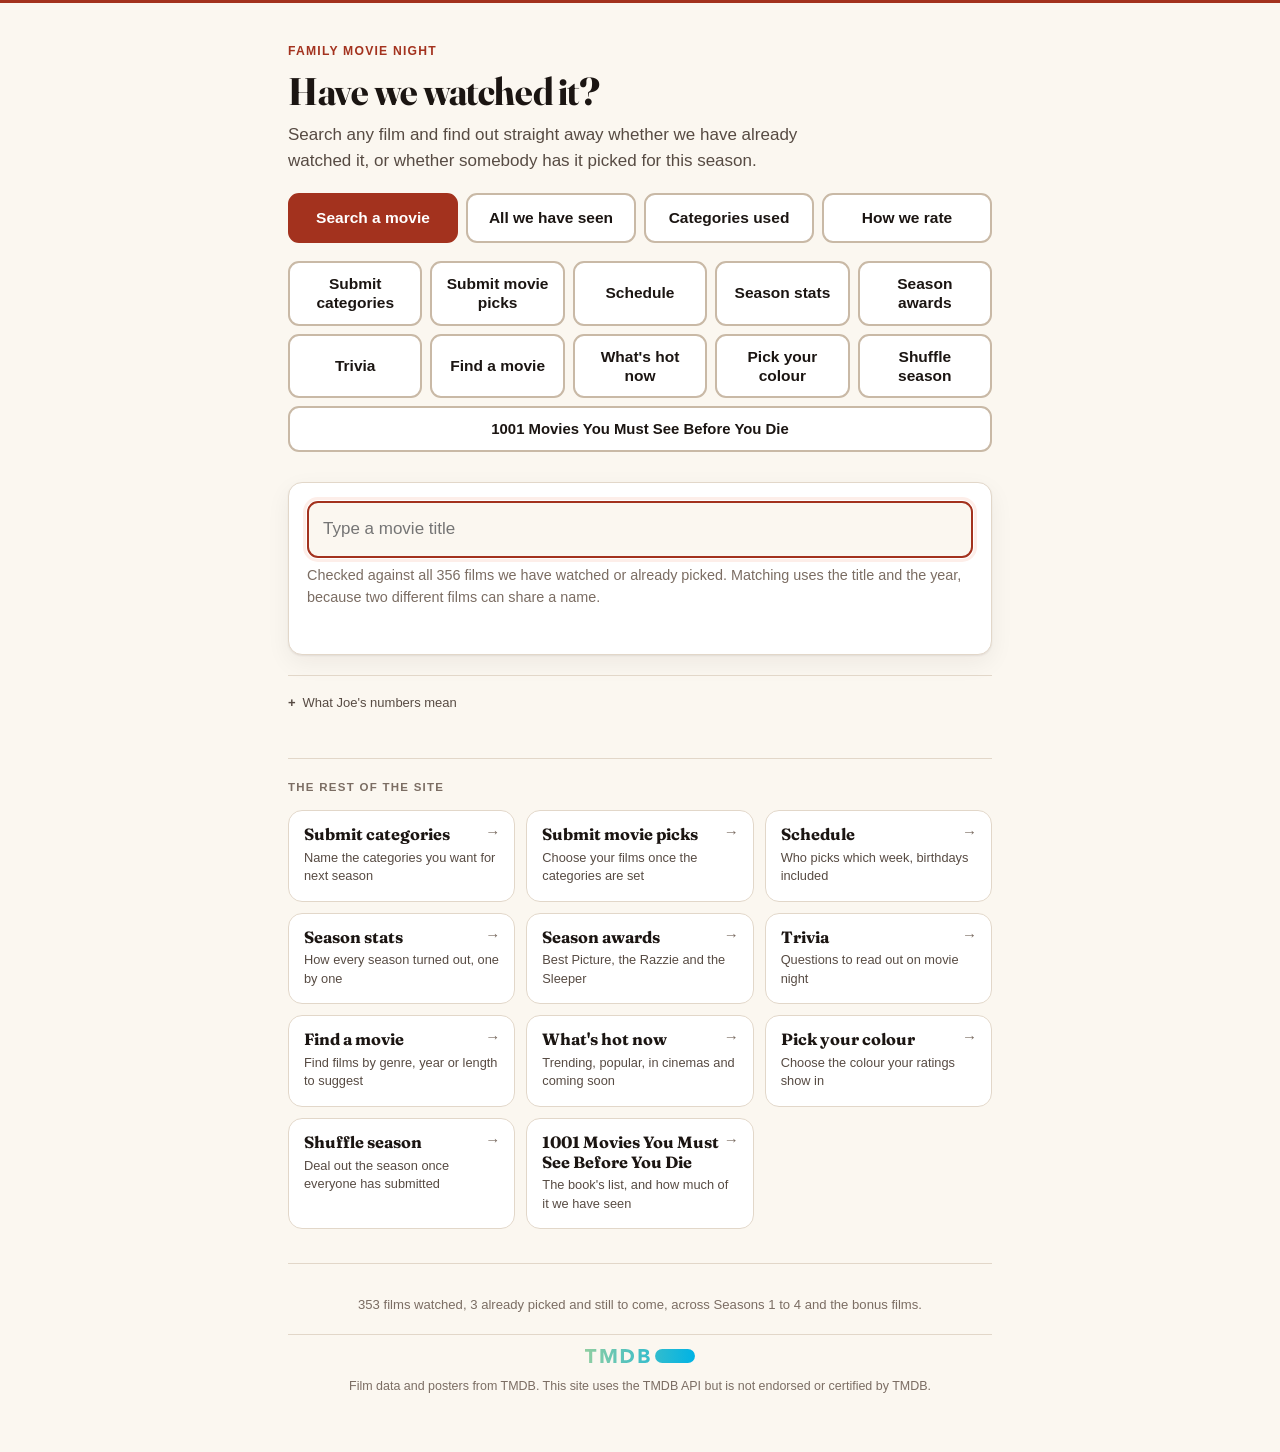
<file: search.html>
<!doctype html>
<html lang="en">
<head>
<meta charset="utf-8">
<meta name="viewport" content="width=device-width,initial-scale=1,viewport-fit=cover">
<title>Have We Watched It?</title>
<meta name="description" content="Search any movie and see whether our family has already watched it.">
<link rel="preconnect" href="https://fonts.googleapis.com">
<link rel="preconnect" href="https://fonts.gstatic.com" crossorigin>
<link rel="stylesheet" href="https://fonts.googleapis.com/css2?family=Fraunces:opsz,wght@9..144,600;9..144,700&display=swap">
<link rel="stylesheet" href="theme.css">
<style>
/* Same palette as the category page, so the two read as one site. Every token gets its light
   value on bare :root first, then both dark blocks redefine only tokens. */

.wrap{max-width:44rem; margin:0 auto}
h1,h2,h3{font-family:Fraunces,Georgia,"Times New Roman",serif; font-weight:700;
  text-wrap:balance; margin:0}

/* ---- view switcher ---- */
nav.views{display:flex; flex-wrap:wrap; gap:8px; margin:18px 0 0}
nav.views button{
  flex:1 1 7rem; min-height:46px; padding:11px 14px; font:inherit; font-size:.97rem;
  font-weight:600; cursor:pointer; border-radius:11px;
  background:var(--card); color:var(--ink); border:2px solid var(--line-strong);
}
nav.views button[aria-selected="true"]{background:var(--accent); color:var(--accent-ink);
  border-color:var(--accent)}
nav.views button:hover{border-color:var(--accent)}


input[type=search],input[type=text],select{
  width:100%; font:inherit; font-size:17px; color:var(--ink); background:var(--bg);
  border:2px solid var(--line-strong); border-radius:11px; padding:13px 14px;
}
input:focus,select:focus{outline:3px solid var(--accent-soft); outline-offset:1px;
  border-color:var(--accent)}
.filters{display:grid; grid-template-columns:repeat(auto-fit,minmax(9rem,1fr)); gap:10px;
  margin-top:12px}
.filters label{display:block; font-size:.8rem; font-weight:700; color:var(--ink-soft);
  text-transform:uppercase; letter-spacing:.06em; margin-bottom:5px}

/* ---- result rows ---- */
ul.hits{list-style:none; margin:14px 0 0; padding:0; display:grid; gap:12px}
ul.hits > li{
  display:grid; grid-template-columns:62px 1fr; gap:13px; align-items:start;
  padding-top:12px; border-top:1px solid var(--line);
}
ul.hits > li:first-child{border-top:0; padding-top:0}
.ttl{font-weight:700; font-family:Fraunces,Georgia,serif; font-size:1.08rem; line-height:1.25}
.yr{color:var(--ink-faint); font-weight:400; font-size:.95rem}
.orig{color:var(--ink-faint); font-size:.88rem; font-style:italic; margin-top:1px}
.blurb{color:var(--ink-soft); font-size:.9rem; margin-top:5px}
.meta{color:var(--ink-faint); font-size:.86rem; margin-top:4px}

.tag{display:inline-block; margin-top:6px; font-size:.72rem; font-weight:700;
  letter-spacing:.06em; text-transform:uppercase; border-radius:999px; padding:4px 10px;
  border:1px solid currentColor}
.tag.seen{background:var(--stop-soft); color:var(--stop)}
.tag.picked{background:var(--warn-soft); color:var(--warn)}
.tag.free{background:var(--ok-soft); color:var(--ok)}
.tag.near{background:var(--accent-soft); color:var(--accent)}
.lbxd{display:inline-block; margin-top:7px; margin-left:8px; font-size:.8rem; font-weight:600;
  color:var(--accent)}

.banner{padding:13px 15px; border-radius:11px; font-size:.95rem; margin-top:14px;
  border:1px solid currentColor}
.banner.warn{background:var(--warn-soft); color:var(--warn)}
.banner.stop{background:var(--stop-soft); color:var(--stop)}
.count{font-size:.86rem; color:var(--ink-faint); margin-top:12px}

/* ---- the used-categories list ---- */
.used h3{font-size:.78rem; letter-spacing:.09em; text-transform:uppercase; color:var(--accent);
  margin:16px 0 8px; font-family:inherit; font-weight:700}
.used ul{list-style:none; margin:0; padding:0}
.used li{display:flex; justify-content:space-between; gap:12px; padding:8px 0;
  border-top:1px solid var(--line); font-size:.95rem}
.used li span:last-child{color:var(--ink-faint); flex:none; font-size:.88rem}
.none{margin:0; padding:9px 0 2px; border-top:1px solid var(--line);
  color:var(--ink-soft); font-size:.93rem; font-style:italic}

footer{margin-top:28px; color:var(--ink-faint); font-size:.82rem; text-align:center}
footer a{color:var(--accent)}
@media (max-width:420px){ .card{padding:15px} }
</style>
</head>
<body>
<div class="wrap">

<header>
  <div class="kicker">Family Movie Night</div>
  <h1>Have we watched it?</h1>
  <p class="lede" id="lede"></p>
  <nav class="views" id="views" role="tablist">
    <button type="button" data-view="search" role="tab">Search a movie</button>
    <button type="button" data-view="movies" role="tab">All we have seen</button>
    <button type="button" data-view="cats" role="tab">Categories used</button>
    <button type="button" data-view="stats" role="tab">How we rate</button>
  </nav>
  <nav class="fm-nav" id="topnav"></nav>
</header>

<div id="datawarn" class="banner stop" hidden></div>

<main>
  <!-- SEARCH -->
  <section id="v-search">
    <div class="card">
      <label for="q" class="sr" style="position:absolute;width:1px;height:1px;overflow:hidden">
        Search for a movie</label>
      <input type="search" id="q" placeholder="Type a movie title" autocomplete="off"
             enterkeyhint="search">
      <p class="hint">Checked against all <span id="n-all"></span> films we have watched or
        already picked. Matching uses the title and the year, because two different films can
        share a name.</p>
      <div id="s-note"></div>
      <ul class="hits" id="s-hits"></ul>
      <p class="count" id="s-count"></p>
    </div>
  </section>

  <!-- ALL WE HAVE SEEN -->
  <section id="v-movies" hidden>
    <div class="card">
      <input type="search" id="mq" placeholder="Filter by title" autocomplete="off">
      <div class="filters">
        <div><label for="f-season">Season</label><select id="f-season"></select></div>
        <div><label for="f-person">Who picked it</label><select id="f-person"></select></div>
        <div><label for="f-status">Status</label><select id="f-status"></select></div>
        <div><label for="f-sort">Sort</label><select id="f-sort"></select></div>
      </div>
      <p class="count" id="m-count"></p>
      <!-- Filled by drawMovies() from the shipped 1001 list. Left empty, and the
           paragraph stays invisible, if that list did not load. -->
      <p class="count k1001-prog" id="m-1001"></p>
      <ul class="hits" id="m-hits"></ul>
    </div>
  </section>

  <!-- HOW WE RATE -->
  <section id="v-stats" hidden>
    <div class="card">
      <p class="hint" id="stats-intro"></p>
      <div id="stats-body"></div>
    </div>
  </section>

  <!-- CATEGORIES USED -->
  <section id="v-cats" hidden>
    <div class="card">
      <p class="hint" id="c-intro"></p>
      <div class="used" id="c-list"></div>
    </div>
  </section>
  <details class="fm-quiet" id="scale-box">
    <summary>What Joe's numbers mean</summary>
    <p class="hint">Joe's own scale, from his spreadsheet. The others rate however they like,
      so read this as his yardstick rather than the group's.</p>
    <ul class="fm-scale" id="scale-list"></ul>
  </details>
</main>

<div class="fm-hub" id="hub"></div>

<footer>
  <p id="foot"></p>
  <!-- TMDB's logo AND sentence, drawn by FM.tmdbCredit in lib.js. Their terms require the
       logo, not only the words, and the stated penalty is losing the API key. One renderer,
       so a page added later cannot ship without it. -->
  <div class="fm-tmdb" id="tmdb"></div>
</footer>
</div>

<script src="config.js"></script>
<script src="themes.js"></script>
<script src="movies.js"></script>
<script src="aliases.js"></script>
<script src="awards.js"></script>
<script src="extras.js"></script>
<!-- The 1001 Movies list. Generated from the sibling project, which owns it. -->
<script src="thousand.js"></script>
<script src="lib.js"></script>
<script>
(function(){
"use strict";

var CFG = window.FM_CONFIG || {};
var THEMES = window.FM_THEMES || [];

/* Everything about matching a title lives in lib.js, so search.html and picks.html can never
   disagree about whether the family has seen a film. These are just short names for it. */
var MOVIES = FM.MOVIES;
var $ = FM.$, el = FM.el;
var norm = FM.norm, compact = FM.compact, noart = FM.noart;
var lookup = FM.lookup, seasonName = FM.seasonName;
var tag = FM.tag, letterboxd = FM.letterboxd, poster = FM.poster, verdict = FM.verdict;

/* ---------- search ----------
   The debounce, the stale-answer guard and the off / error states all live in lib.js, so the
   picks page behaves identically without a second copy of any of it. */
function drawHits(results){
  var ul = $("s-hits");
  ul.textContent = "";
  results.forEach(function(r){
    var li = el("li");
    li.appendChild(poster(r));
    var box = el("div");
    var h = el("p", "ttl", r.t);
    if (r.y) h.appendChild(el("span", "yr", "  " + r.y));
    box.appendChild(h);
    if (r.orig) box.appendChild(el("p", "orig", r.orig));
    var hit = verdict(box, r.t, r.y);
    // The same compact card as the browse list, so a film we HAVE seen shows our four scores
    // right here in the search results instead of only in the full list. Renders nothing for a
    // film we have not rated, which includes every result that is new to us.
    if (hit.exact) FM.ratings(box, hit.exact);
    // On the 1001 list? Matched by IMDb ID when TMDB gave us one, by title and year
    // otherwise. Adds nothing for a film that is not on the list, and says so plainly
    // when a DIFFERENT film of the same name is.
    FM.badge1001(box, r.t, r.y, r.imdb_id || r.imdb || null);
    box.appendChild(letterboxd(r.t, r.y));
    if (r.overview) box.appendChild(el("p", "blurb", r.overview));
    li.appendChild(box);
    ul.appendChild(li);
  });
}

var NOTE_OFF = '<div class="banner warn"><strong>Search is not switched on yet.</strong> '
  + 'It needs one more setup step from Joe, and trying again will not help until he does it. '
  + 'Everything else on this page works now: the full list of films we have watched, and all '
  + 'the categories used.</div>';
var NOTE_ERR = '<div class="banner stop">That search could not run just now. Please check your '
  + 'signal and try again. Nothing is wrong with the list itself.</div>';

/* No film list means no trustworthy verdict, so the search box is taken away entirely
   rather than left to answer wrongly. */
var DATA_OK = FM.requireData("datawarn");
if (!DATA_OK){
  $("q").disabled = true;
  $("q").placeholder = "Unavailable until the film list loads";
}

FM.liveSearch($("q"), 2, function(state, results){
  if (!DATA_OK) return;
  var note = $("s-note"), count = $("s-count");
  if (state === "idle"){
    $("s-hits").textContent = ""; count.textContent = ""; note.textContent = "";
    return;
  }
  if (state === "searching"){ count.textContent = "Searching..."; return; }
  if (state === "off"){ $("s-hits").textContent = ""; count.textContent = "";
    note.innerHTML = NOTE_OFF; return; }
  if (state === "error"){ $("s-hits").textContent = ""; count.textContent = "";
    note.innerHTML = NOTE_ERR; return; }
  note.textContent = "";
  drawHits(results);
  count.textContent = results.length
    ? results.length + (results.length === 1 ? " result" : " results")
    : "Nothing found with that title.";
});

/* ---------- everything we have seen ---------- */
function opts(sel, list){
  list.forEach(function(o){
    var op = document.createElement("option");
    op.value = o[0]; op.textContent = o[1];
    sel.appendChild(op);
  });
}
var SEASONS = [["", "All seasons"]].concat(
  ["1","2","3","4"].map(function(s){ return [s, "Season " + s]; }),
  [["Outside", "Outside a season"]]);
var PEOPLE = [["", "Anyone"], ["Joe","Joe"], ["Juli","Juli"], ["Kathy","Kathy"],
              ["Miriam","Miriam"]];
var STATUS = [["", "Watched and upcoming"], ["Watched","Watched only"],
              ["Upcoming","Upcoming only"]];
var SORTS = [["title","Title A to Z"], ["year","Year, newest first"],
             ["yearold","Year, oldest first"], ["season","Season order"]];
opts($("f-season"), SEASONS);
opts($("f-person"), PEOPLE);
opts($("f-status"), STATUS);
opts($("f-sort"), SORTS);

function drawMovies(){
  var q = norm($("mq").value), fs = $("f-season").value, fp = $("f-person").value,
      ft = $("f-status").value, sort = $("f-sort").value;
  var rows = MOVIES.filter(function(m){
    if (fs && m.s !== fs) return false;
    if (fp && m.p !== fp) return false;
    if (ft && m.st !== ft) return false;
    if (q && norm(m.t).indexOf(q) === -1 && compact(m.t).indexOf(compact($("mq").value)) === -1)
      return false;
    return true;
  });
  rows.sort(function(a, b){
    if (sort === "title") return noart(a.t) < noart(b.t) ? -1 : noart(a.t) > noart(b.t) ? 1 : 0;
    if (sort === "year") return (parseInt(b.y,10)||0) - (parseInt(a.y,10)||0);
    if (sort === "yearold") return (parseInt(a.y,10)||0) - (parseInt(b.y,10)||0);
    var sa = a.s === "Outside" ? 9 : parseInt(a.s,10), sb = b.s === "Outside" ? 9 : parseInt(b.s,10);
    return sa - sb || a.o - b.o;
  });

  $("m-count").textContent = rows.length + " of " + MOVIES.length + " titles";
  // "as we try to finish it" is how Joe put it, so the list needs the score, not just
  // a label per film. Both figures come from the data; nothing here is hardcoded.
  // The never-dropped number is the honest finish line: a film that every numbered
  // edition kept is one the book has never changed its mind about.
  var kp = FM.k1001Progress();
  $("m-1001").textContent = kp.ok
    ? "On the 1001 Movies list: " + kp.on + " of " + kp.total
      + "  ·  " + kp.never + " of the " + kp.neverTotal
      + " that every numbered edition kept"
    : "";
  var ul = $("m-hits");
  ul.textContent = "";
  rows.slice(0, 400).forEach(function(m){
    var li = el("li");
    // Was a hard-coded placeholder until 2026-11-16, because movies.js carried no poster
    // for the family's own films. scripts/fetch_posters.py now resolves them at build
    // time, so this is real artwork for 355 of the 356 and the placeholder for the one
    // whose identity is not settled. The TV glyph moved into FM.poster with it.
    li.appendChild(poster(m));
    var box = el("div");
    var h = el("p", "ttl", m.t);
    if (m.y) h.appendChild(el("span", "yr", "  " + m.y));
    box.appendChild(h);
    // The picker's name carries their own colour, the same one used on the schedule and the
    // picks list. Way C, chosen by Joe 2026-10-22: the name is coloured, nothing else is.
    var meta = el("p", "meta");
    meta.appendChild(document.createTextNode(seasonName(m.s) + " · picked by "));
    meta.appendChild(el("span", "fm-p-" + m.p, m.p));
    meta.appendChild(document.createTextNode(
      (m.m === "TV Series"
        ? " · TV series" + (m.ep ? ", " + m.ep + (m.ep === "1" ? " episode" : " episodes")
                                      + " watched" : "")
        : "") + (m.th ? " · " + m.th : "")));
    box.appendChild(meta);
    if (m.st !== "Watched") box.appendChild(tag("picked", "Not watched yet"));
    // Renders nothing at all when the payload ships without ratings, which is the public
    // build's deliberate state. Never assume the block appeared.
    FM.ratings(box, m);
    // The id field in movies.js is `tt`, not `i`. This asked for `m.i` until 2026-11-20,
    // so it always passed null and the badge fell back to matching on title and year.
    FM.badge1001(box, m.t, m.y, m.tt || null);
    box.appendChild(letterboxd(m.t, m.y));
    li.appendChild(box);
    ul.appendChild(li);
  });
  if (rows.length > 400){
    ul.appendChild(el("li", null, "Showing the first 400. Narrow the filters to see the rest."));
  }
}
["mq","f-season","f-person","f-status","f-sort"].forEach(function(id){
  $(id).addEventListener("input", drawMovies);
  $(id).addEventListener("change", drawMovies);
});

/* ---------- categories used ---------- */
(function(){
  $("c-intro").textContent = THEMES.length
    + " categories have been used across Seasons 1 to 4. None of them can be picked again.";
  var box = $("c-list"), bySeason = {};
  THEMES.forEach(function(t){ (bySeason[t.s] = bySeason[t.s] || []).push(t); });
  var highest = THEMES.reduce(function(m, t){ return Math.max(m, t.s); }, 1);
  var NOTES = { 1: "No categories this season. Every pick was a free choice." };
  for (var s = 1; s <= highest; s++){
    box.appendChild(el("h3", null, "Season " + s));
    var list = bySeason[s];
    if (!list || !list.length){
      box.appendChild(el("p", "none", NOTES[s] || "No categories this season."));
      continue;
    }
    var ul = el("ul");
    list.forEach(function(t){
      var li = el("li");
      li.appendChild(el("span", null, t.t));
      li.appendChild(el("span", null, t.by + (t.k ? " · " + t.k : "")));
      ul.appendChild(li);
    });
    box.appendChild(ul);
  }
})();

/* ---------- view switching ---------- */
/* How each of us rates, across everything we have watched together. Joe asked for this on
   2026-10-22, including the comparison to IMDb, RT critics and Letterboxd over the SAME films.
   All of the arithmetic lives in lib.js so it is testable; this only draws it. */
function drawStats(){
  var host = $("stats-body");
  host.textContent = "";
  var s = FM.careerStats();
  if (!s){
    $("stats-intro").textContent = "";
    host.appendChild(el("p", "hint",
      "Our individual scores are not published on this site, so this cannot be worked out here."));
    return;
  }
  $("stats-intro").textContent = "Across the " + s.films
    + " films we have watched together. Every average skips a blank rather than counting it as a "
    + "zero, and each person is measured against the group over only the films they rated.";

  s.people.forEach(function(r){
    var row = el("div", "fm-stat fm-p-" + r.person);
    row.appendChild(el("span", "fm-stat-who", r.person));
    row.appendChild(el("b", "fm-stat-avg", r.avg.toFixed(2)));
    row.appendChild(el("span", "fm-stat-delta",
      (r.vsGroup >= 0 ? "+" : "") + r.vsGroup.toFixed(2) + " vs the group"));
    row.appendChild(el("p", "fm-stat-note",
      r.high + " times the most generous, " + r.low + " times the toughest"
      + (r.rated < s.films ? " · rated " + r.rated + " of " + s.films : "")));
    host.appendChild(row);
  });

  var box = el("div", "fm-stat-src");
  box.appendChild(el("p", "fm-stat-head", "The same films, scored elsewhere"));
  Object.keys(s.sources).forEach(function(name){
    var v = s.sources[name];
    var row = el("div", "fm-stat");
    row.appendChild(el("span", "fm-stat-who", name));
    if (v.avg === null){
      // 🛑 Never fill this with a plausible figure. It would become the number the family
      //    compares itself against, which is the worst possible place for an invented one.
      row.appendChild(el("p", "fm-stat-note", name === "Letterboxd"
        ? "No API we are allowed to use, so this stays blank unless one of us types the numbers in."
        : "Not loaded yet. Fills itself once the free OMDb key is in."));
    } else {
      row.appendChild(el("b", "fm-stat-avg", v.avg.toFixed(2)));
      row.appendChild(el("span", "fm-stat-delta", "out of 5"));
      row.appendChild(el("p", "fm-stat-note",
        "averaged over " + v.count + " of our " + v.of + " films"));
    }
    box.appendChild(row);
  });
  host.appendChild(box);

  /* End-of-season awards, from Miriam's own sheet. Only Season 1 was ever filled in, so every
     season gets a line and the empty ones say so. Joe's standing rule: an empty group still
     needs a line saying it is empty, or the list reads as though something went missing. */
  var A = window.FM_AWARDS;
  if (A && A.awards){
    var aw = el("div", "fm-stat-src");
    aw.appendChild(el("p", "fm-stat-head", "End of season awards"));
    var maxSeason = Math.max.apply(null, MOVIES.map(function(m){
      return m.s === "Outside" ? 0 : (parseInt(m.s, 10) || 0);
    }));
    for (var sn = 1; sn <= maxSeason; sn++){
      var got = A.awards.filter(function(x){ return x.s === sn; });
      var row = el("div", "fm-stat");
      row.appendChild(el("span", "fm-stat-who", "Season " + sn));
      if (!got.length){
        row.appendChild(el("p", "fm-stat-note", "No awards recorded for this season."));
      } else {
        row.appendChild(el("span", "fm-stat-delta", got[0].lbl));
        var lines = got.map(function(x){
          return x.a + ": " + x.t + " (" + x.y + "), " + x.p;
        });
        var note = el("p", "fm-stat-note");
        lines.forEach(function(t, i){
          if (i) note.appendChild(el("br"));
          note.appendChild(document.createTextNode(t));
        });
        row.appendChild(note);
      }
      aw.appendChild(row);
    }
    host.appendChild(aw);
  }
}

var VIEWS = ["search", "movies", "stats", "cats"];
function show(v){
  if (VIEWS.indexOf(v) === -1) v = "search";
  VIEWS.forEach(function(name){
    $("v-" + name).hidden = (name !== v);
  });
  Array.prototype.forEach.call($("views").querySelectorAll("button"), function(b){
    b.setAttribute("aria-selected", String(b.getAttribute("data-view") === v));
  });
  if (v === "movies") drawMovies();
  if (v === "stats") drawStats();
  if (v === "search") $("q").focus();
}
Array.prototype.forEach.call($("views").querySelectorAll("button"), function(b){
  b.addEventListener("click", function(){
    var v = b.getAttribute("data-view");
    if (location.hash !== "#" + v) location.hash = v;
    else show(v);
  });
});
window.addEventListener("hashchange", function(){ show(location.hash.replace("#", "")); });

/* ---------- copy that depends on the data ---------- */
var watched = MOVIES.filter(function(m){ return m.st === "Watched"; }).length;
$("n-all").textContent = MOVIES.length;
$("lede").textContent = "Search any film and find out straight away whether we have already "
  + "watched it, or whether somebody has it picked for this season.";
$("foot").textContent = watched + " films watched, " + (MOVIES.length - watched)
  + " already picked and still to come, across Seasons 1 to 4 and the bonus films.";

show(location.hash.replace("#", "") || "search");

/* ---------- auto-sync -------------------------------------------------------------------
   Joe, 2026-10-22: *"will this then auto sync when new scores are added or how it know when
   to update scores."* The baked list above is history and renders immediately; this reads the
   ratings spreadsheet live and corrects it. It only ever adds or fixes, never empties, so a
   failed read leaves a page that is still right, just not quite current. */
function liveFoot(res){
  var w = MOVIES.filter(function(m){ return m.st === "Watched"; }).length;
  var base = w + " films watched, " + (MOVIES.length - w)
    + " already picked and still to come, across Seasons 1 to 4 and the bonus films.";
  if (res && res.ok && res.read){
    base += " Up to date with the ratings spreadsheet as of "
      + new Date(res.read).toLocaleString() + ".";
  }
  $("foot").textContent = base;
}
FM.syncLive(function(res){
  if (!res.ok) return;                       // the baked history is already on screen
  liveFoot(res);
  var cur = location.hash.replace("#", "") || "search";
  if (cur === "movies") drawMovies();
  if (cur === "stats") drawStats();
});
})();
</script>

<script>
/* Draw Joe's rating scale. 🛑 NUMBERS, NEVER STARS: his sheet writes this with star glyphs and
   the site forbids them, because a partial-fill star still reads as five stars at phone size. */
(function () {
  var box = document.getElementById("scale-box");
  var host = document.getElementById("scale-list");
  var steps = (window.FM_EXTRAS || {}).scale || [];
  if (!box || !host || !steps.length) { if (box) box.hidden = true; return; }
  steps.forEach(function (s) {
    var li = document.createElement("li");
    var v = document.createElement("b"); v.textContent = s.v;
    var n = document.createElement("i"); n.textContent = s.n;
    var m = document.createElement("span"); m.textContent = s.m;
    li.appendChild(v); li.appendChild(n); li.appendChild(m);
    host.appendChild(li);
  });
})();
</script>
<script>
/* The site's own navigation. The one copy of the destination list lives in lib.js,
   so a page can never go missing from one menu while appearing in another. */
FM.topnav("topnav", "search.html");
FM.hub("hub", "search.html");
FM.tmdbCredit("tmdb");
</script>
</body>
</html>
</file>
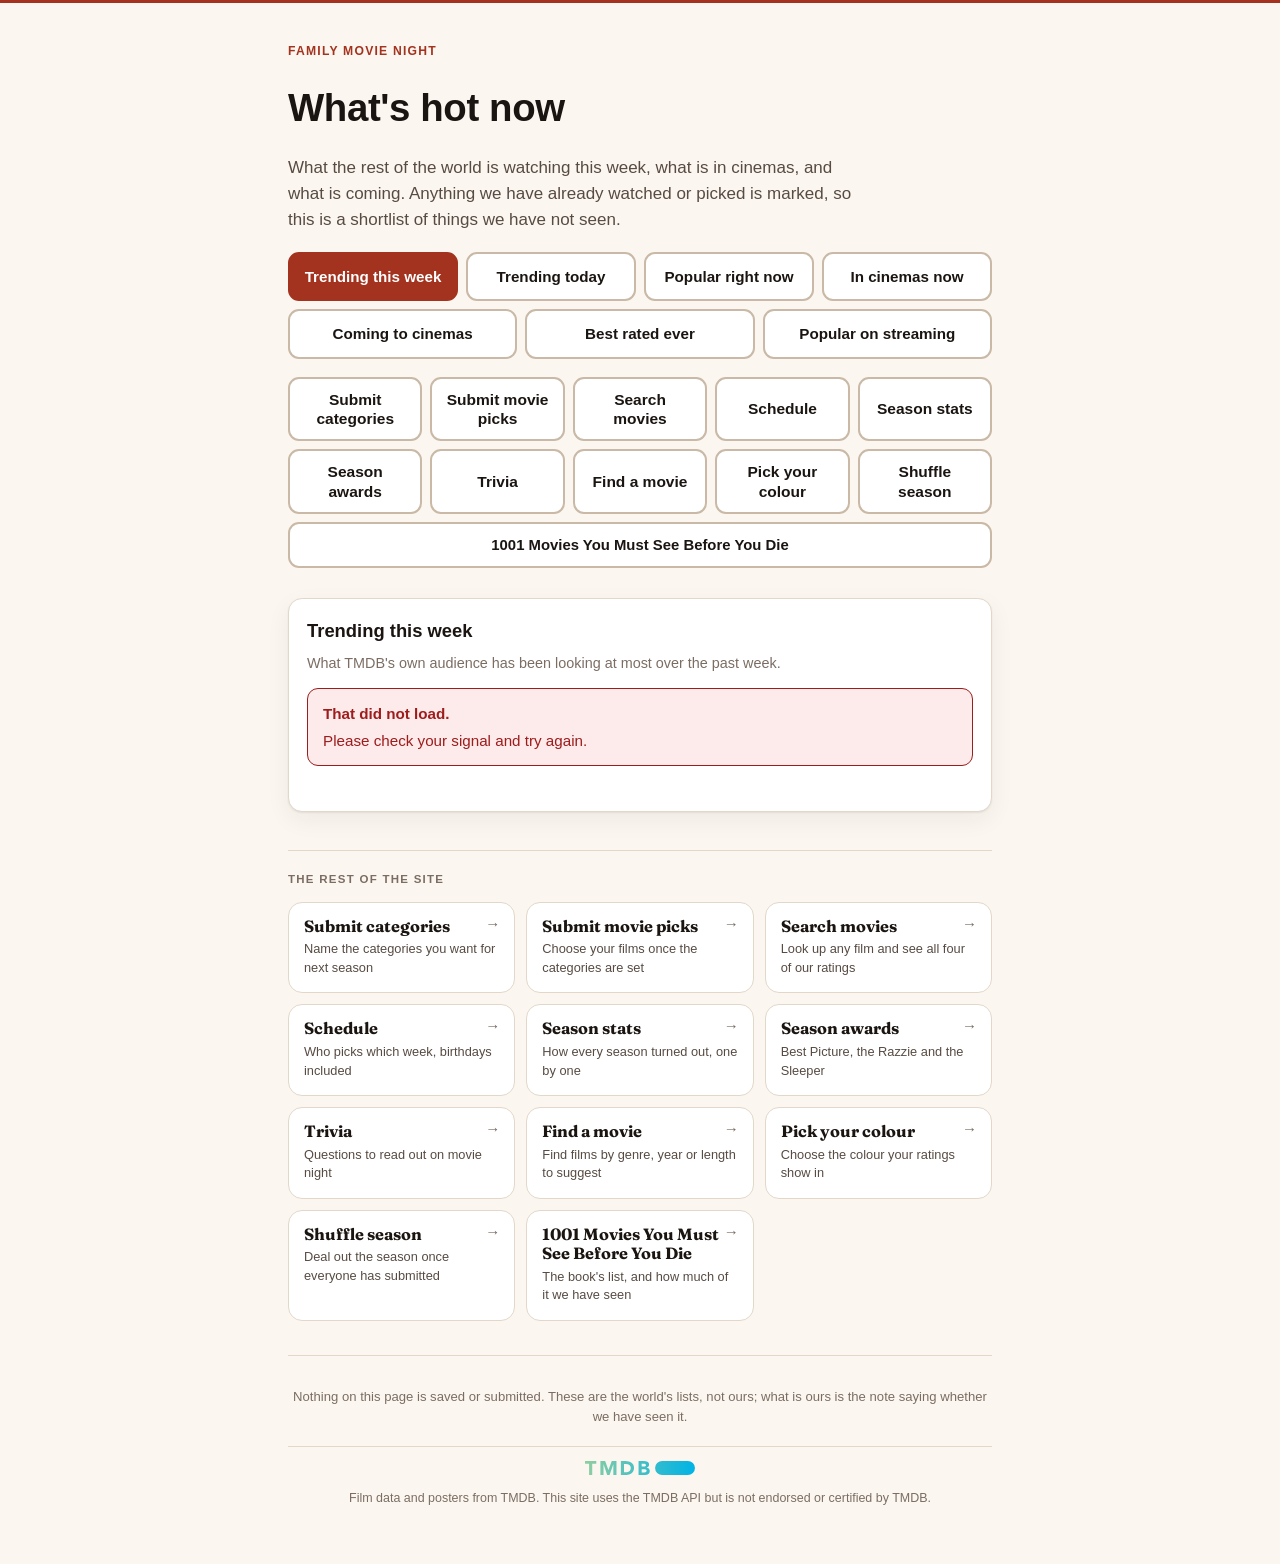
<file: trending.html>
<!doctype html>
<html lang="en">
<head>
<meta charset="utf-8">
<meta name="viewport" content="width=device-width,initial-scale=1,viewport-fit=cover">
<title>What's Hot Now</title>
<meta name="description" content="What is trending, popular, in cinemas now and coming soon, with what we have already seen marked.">
<link rel="preconnect" href="https://fonts.googleapis.com">
<link rel="preconnect" href="https://fonts.gstatic.com" crossorigin>
<link rel="stylesheet" href="https://fonts.googleapis.com/css2?family=Fraunces:opsz,wght@9..144,600;9..144,700&display=swap">
<link rel="stylesheet" href="theme.css">
<style>
/* The palette and base layout live in theme.css. This page adds only what is its own. */
.wrap{max-width:44rem; margin:0 auto}

nav.views{display:flex; flex-wrap:wrap; gap:8px; margin:18px 0 0}
nav.views button{
  flex:1 1 9rem; min-height:46px; padding:11px 13px; font:inherit; font-size:.95rem;
  font-weight:600; cursor:pointer; border-radius:11px;
  background:var(--card); color:var(--ink); border:2px solid var(--line-strong);
}
nav.views button[aria-selected="true"]{background:var(--accent); color:var(--accent-ink);
  border-color:var(--accent)}
nav.views button:hover{border-color:var(--accent)}

ul.hits{list-style:none; margin:14px 0 0; padding:0; display:grid; gap:12px}
ul.hits > li{display:grid; grid-template-columns:62px 1fr; gap:13px; align-items:start;
  padding-top:12px; border-top:1px solid var(--line)}
ul.hits > li:first-child{border-top:0; padding-top:0}
.rank{color:var(--ink-faint); font-size:.8rem; font-weight:700;
  font-variant-numeric:tabular-nums}
.ttl{font-weight:700; font-family:Fraunces,Georgia,serif; font-size:1.08rem; line-height:1.25}
.yr{color:var(--ink-faint); font-weight:400; font-size:.95rem}
.orig{color:var(--ink-faint); font-size:.88rem; font-style:italic; margin-top:1px}
.blurb{color:var(--ink-soft); font-size:.9rem; margin-top:5px}
.meta{color:var(--ink-faint); font-size:.86rem; margin-top:4px}
.genres{color:var(--ink-faint); font-size:.84rem; margin-top:3px}

.tag{display:inline-block; margin-top:6px; margin-right:7px; font-size:.72rem; font-weight:700;
  letter-spacing:.06em; text-transform:uppercase; border-radius:999px; padding:4px 10px;
  border:1px solid currentColor}
.tag.seen{background:var(--stop-soft); color:var(--stop)}
.tag.picked{background:var(--warn-soft); color:var(--warn)}
.tag.list{background:var(--ok-soft); color:var(--ok)}

.banner{padding:13px 15px; border-radius:11px; font-size:.95rem; margin-top:14px;
  border:1px solid currentColor}
.banner.ok{background:var(--ok-soft); color:var(--ok)}
.banner.warn{background:var(--warn-soft); color:var(--warn)}
.banner.stop{background:var(--stop-soft); color:var(--stop)}
.banner strong{display:block; margin-bottom:3px}
.count{font-size:.86rem; color:var(--ink-faint); margin-top:12px}

.more{margin-top:16px}
.more button{width:100%; min-height:50px; font:inherit; font-size:1rem; font-weight:600;
  cursor:pointer; border-radius:12px; padding:13px;
  background:var(--card); color:var(--ink); border:2px solid var(--line-strong)}
.more button:hover{border-color:var(--accent)}

footer{margin-top:28px; color:var(--ink-faint); font-size:.82rem; text-align:center}
footer a{color:var(--accent)}
.credit{margin-top:10px; font-size:.8rem; color:var(--ink-faint)}
</style>
</head>
<body>
<div class="wrap">

<header>
  <div class="kicker">Family Movie Night</div>
  <h1>What's hot now</h1>
  <p class="lede">What the rest of the world is watching this week, what is in cinemas, and what
    is coming. Anything we have already watched or picked is marked, so this is a shortlist of
    things we have not seen.</p>
  <nav class="views" id="views" role="tablist"></nav>
  <nav class="fm-nav" id="topnav"></nav>
</header>

<div id="top"></div>

<main>
  <div class="card">
    <h2 id="listname" style="font-size:1.15rem; margin:0 0 4px"></h2>
    <p class="hint" id="listnote"></p>
    <div id="note"></div>
    <p class="count" id="count"></p>
    <ul class="hits" id="hits"></ul>
    <div class="more" id="more" hidden><button type="button" id="moreBtn">Show more</button></div>
    <p class="credit" id="credit"></p>
  </div>
</main>

<div class="fm-hub" id="hub"></div>

<footer>
  <p id="foot"></p>
  <!-- TMDB's logo AND sentence, drawn by FM.tmdbCredit in lib.js. Their terms require the
       logo, not only the words, and the stated penalty is losing the API key. One renderer,
       so a page added later cannot ship without it. -->
  <div class="fm-tmdb" id="tmdb"></div>
</footer>

</div>

<script src="config.js"></script>
<script src="themes.js"></script>
<script src="movies.js"></script>
<script src="aliases.js"></script>
<script src="awards.js"></script>
<script src="extras.js"></script>
<script src="thousand.js"></script>
<script src="lib.js"></script>
<script>
/* =================================================================================================
   WHAT'S HOT NOW

   Joe, 2026-11-17: "can we also add a spot that shows top movies for the week. break down into
   how they do that now days - theater, streaming - overall just want to see which ones are
   trending and which are most popular / viewed / rated... also perhaps show what new releases
   are coming up in theaters and streaming."

   🛑 ONE PART OF THAT REQUEST IS NOT POSSIBLE AND THE PAGE SAYS SO RATHER THAN FAKING IT.
      There is no streaming release date anywhere in this data: a film's provider record holds
      ads, buy, rent, flatrate and a link, and no date at all. So there is no "new on streaming"
      list. Cinema dates are real, so "coming to cinemas" is. Never present a cinema date as a
      streaming date.

   🛑 THE STREAMING LIST CARRIES A LEGAL REQUIREMENT. It comes from watch-provider data, and
      TMDB's own reference says: "In order to use this data you must attribute the source of the
      data as JustWatch. If we find any usage not complying with these terms we will revoke
      access to the API." That key also powers picks, search, find and trivia, so the credit is
      printed whenever the server sets `needsJustWatch`, and the server decides, not this page.

   🔑 WHAT MAKES THIS OURS RATHER THAN A COPY OF TMDB: every film is checked against what the
      family has already watched or picked, and against the 1001 list.
================================================================================================= */
(function () {
"use strict";

var $ = FM.$, el = FM.el;
var CFG = window.FM_CONFIG || {};

/* Said on screen for each list, because "popular" and "best rated" mean different things and
   one of them had to be computed rather than taken from TMDB's own list. */
var NOTES = {
  trending:  "What TMDB's own audience has been looking at most over the past week.",
  today:     "The same thing, but just today. It moves a lot.",
  popular:   "TMDB's popularity ranking, which leans towards films people are talking about now.",
  theatres:  "Playing in cinemas in the United States at the moment.",
  soon:      "Released in cinemas soon. These are real cinema dates.",
  toprated:  "Highest rated of all time, counting only films with at least 5,000 ratings. "
             + "Without that floor the list fills up with films that have a handful of votes.",
  streaming: "Popular among films you can stream on a subscription in the United States. "
             + "⚠ This is what is POPULAR on streaming, not what is NEW on it: there is no "
             + "streaming release date in this data, so nothing can honestly claim one."
};

var state = { list: "trending", page: 1, pages: 0, total: 0, shown: 0, busy: false };

/* 🛑 The one claim here that could be quietly wrong. If movies.js did not load, every film
   would look new to us, which is worse than saying nothing. */
var DATA_OK = FM.dataOk;

function banner(kind, strong, rest) {
  var b = el("div", "banner " + kind);
  if (strong) b.appendChild(el("strong", null, strong));
  if (rest) b.appendChild(document.createTextNode(rest));
  return b;
}

function ourTag(r) {
  if (!DATA_OK) return null;
  var hit = FM.lookup(r.t, r.y).exact;
  if (!hit) return null;
  if (String(hit.st) === "Watched") {
    return el("span", "tag seen", "We watched this"
      + (hit.p ? " — " + hit.p + " picked it" : "")
      + (hit.a ? ", we gave it " + hit.a : ""));
  }
  return el("span", "tag picked", "Already picked for " + FM.seasonName(hit.s));
}

function row(r, n) {
  var li = el("li");
  li.appendChild(FM.poster(r));

  var body = el("div");
  body.appendChild(el("div", "rank", "#" + n));
  var t = el("div", "ttl", r.t);
  if (r.y) t.appendChild(el("span", "yr", "  " + r.y));
  body.appendChild(t);
  if (r.orig) body.appendChild(el("div", "orig", r.orig));

  var gs = (r.genres || []).map(function (id) { return FM.genreName(id); })
                           .filter(function (x) { return x; });
  if (gs.length) body.appendChild(el("div", "genres", gs.join(", ")));

  // A score with no votes behind it is not a score, so the count is always beside it.
  if (r.votes) {
    body.appendChild(el("div", "meta",
      r.score ? (Number(r.score).toFixed(1) + " out of 10 from "
                 + Number(r.votes).toLocaleString() + " ratings on TMDB")
              : (Number(r.votes).toLocaleString() + " ratings on TMDB")));
  } else {
    // Common on the coming-soon list, and worth saying rather than showing a blank.
    body.appendChild(el("div", "meta", "No ratings yet"));
  }

  if (r.overview) body.appendChild(el("div", "blurb", r.overview));

  var tag = ourTag(r);
  if (tag) body.appendChild(tag);

  // The 1001 list, by IMDb id where we have one, which the shared matcher handles.
  if (FM.k1001Ok && FM.k1001Ok()) {
    var on = FM.on1001(r.t, r.y, "");
    if (on && on.film) body.appendChild(el("span", "tag list", "On the 1001 list"));
  }

  li.appendChild(body);
  return li;
}

function tabs() {
  var box = $("views");
  FM.LISTS.forEach(function (l) {
    var b = el("button", null, l.label);
    b.type = "button";
    b.setAttribute("role", "tab");
    b.setAttribute("data-list", l.id);
    b.setAttribute("aria-selected", l.id === state.list ? "true" : "false");
    b.addEventListener("click", function () { show(l.id); });
    box.appendChild(b);
  });
}

function markTabs() {
  Array.prototype.forEach.call($("views").getElementsByTagName("button"), function (b) {
    b.setAttribute("aria-selected",
      b.getAttribute("data-list") === state.list ? "true" : "false");
  });
}

function show(which) {
  state.list = which;
  state.page = 1; state.shown = 0; state.total = 0; state.pages = 0;
  markTabs();
  $("hits").textContent = "";
  $("count").textContent = "";
  $("credit").textContent = "";
  $("more").hidden = true;
  var l = FM.LISTS.filter(function (x) { return x.id === which; })[0];
  $("listname").textContent = l ? l.label : "";
  $("listnote").textContent = NOTES[which] || "";
  load(false);
}

function load(append) {
  if (state.busy) return;
  state.busy = true;
  $("moreBtn").disabled = true;
  if (!append) {
    $("note").textContent = "";
    $("note").appendChild(el("p", "hint", "Looking..."));
  }

  FM.lists(state.list, state.page, function (st, d) {
    if (st === "searching") return;
    state.busy = false;
    $("moreBtn").disabled = false;
    if (!append) $("note").textContent = "";

    if (st === "off") {
      $("note").appendChild(banner("warn", "This is not switched on yet.",
        " Joe has one setup step left. Nothing is wrong, and trying again will not help."));
      return;
    }
    if (st === "refused") {
      $("note").appendChild(banner("warn", "That list was not accepted.",
        " " + (d.error || "No reason was given.")));
      return;
    }
    if (st === "error") {
      $("note").appendChild(banner("stop", "That did not load.",
        " Please check your signal and try again."));
      return;
    }

    var rows = d.results || [];
    state.total = d.total || 0;
    state.pages = d.pages || 0;

    if (!append && !rows.length) {
      $("note").appendChild(banner("warn", "Nothing came back for that list.",
        " That is unusual rather than broken. Try another tab."));
      return;
    }

    if (!DATA_OK && !append) {
      $("note").appendChild(banner("warn", "Our own film list did not load.",
        " Everything below is real, but nothing can tell you whether we have already watched "
        + "it. Reload to try again."));
    }

    var frag = document.createDocumentFragment();
    rows.forEach(function (r) { frag.appendChild(row(r, state.shown + 1)); state.shown++; });
    $("hits").appendChild(frag);

    $("count").textContent = state.total
      ? ("Showing " + state.shown + " of " + Number(state.total).toLocaleString() + ".")
      : ("Showing " + state.shown + ".");

    /* 🛑 THE SERVER DECIDES WHETHER THE CREDIT IS NEEDED, NOT THIS PAGE. If a future list is
       also built from provider data, it sets the same flag and the credit appears without
       anyone remembering to add it here. */
    $("credit").textContent = d.needsJustWatch
      ? "Streaming availability data provided by JustWatch."
      : "";

    $("more").hidden = !(state.page < state.pages);
    state.page += 1;
  });
}

$("moreBtn").addEventListener("click", function () { load(true); });

if (!CFG.endpoint) {
  $("top").appendChild(banner("warn", "This page is not switched on yet.",
    " It needs Joe's lookup service, which is not connected."));
}

$("foot").textContent = "Nothing on this page is saved or submitted. These are the world's "
  + "lists, not ours; what is ours is the note saying whether we have seen it.";

tabs();
show("trending");

})();
</script>
<script>
/* The site's own navigation. The one copy of the destination list lives in lib.js,
   so a page can never go missing from one menu while appearing in another. */
FM.topnav("topnav", "trending.html");
FM.hub("hub", "trending.html");
FM.tmdbCredit("tmdb");
</script>
</body>
</html>
</file>
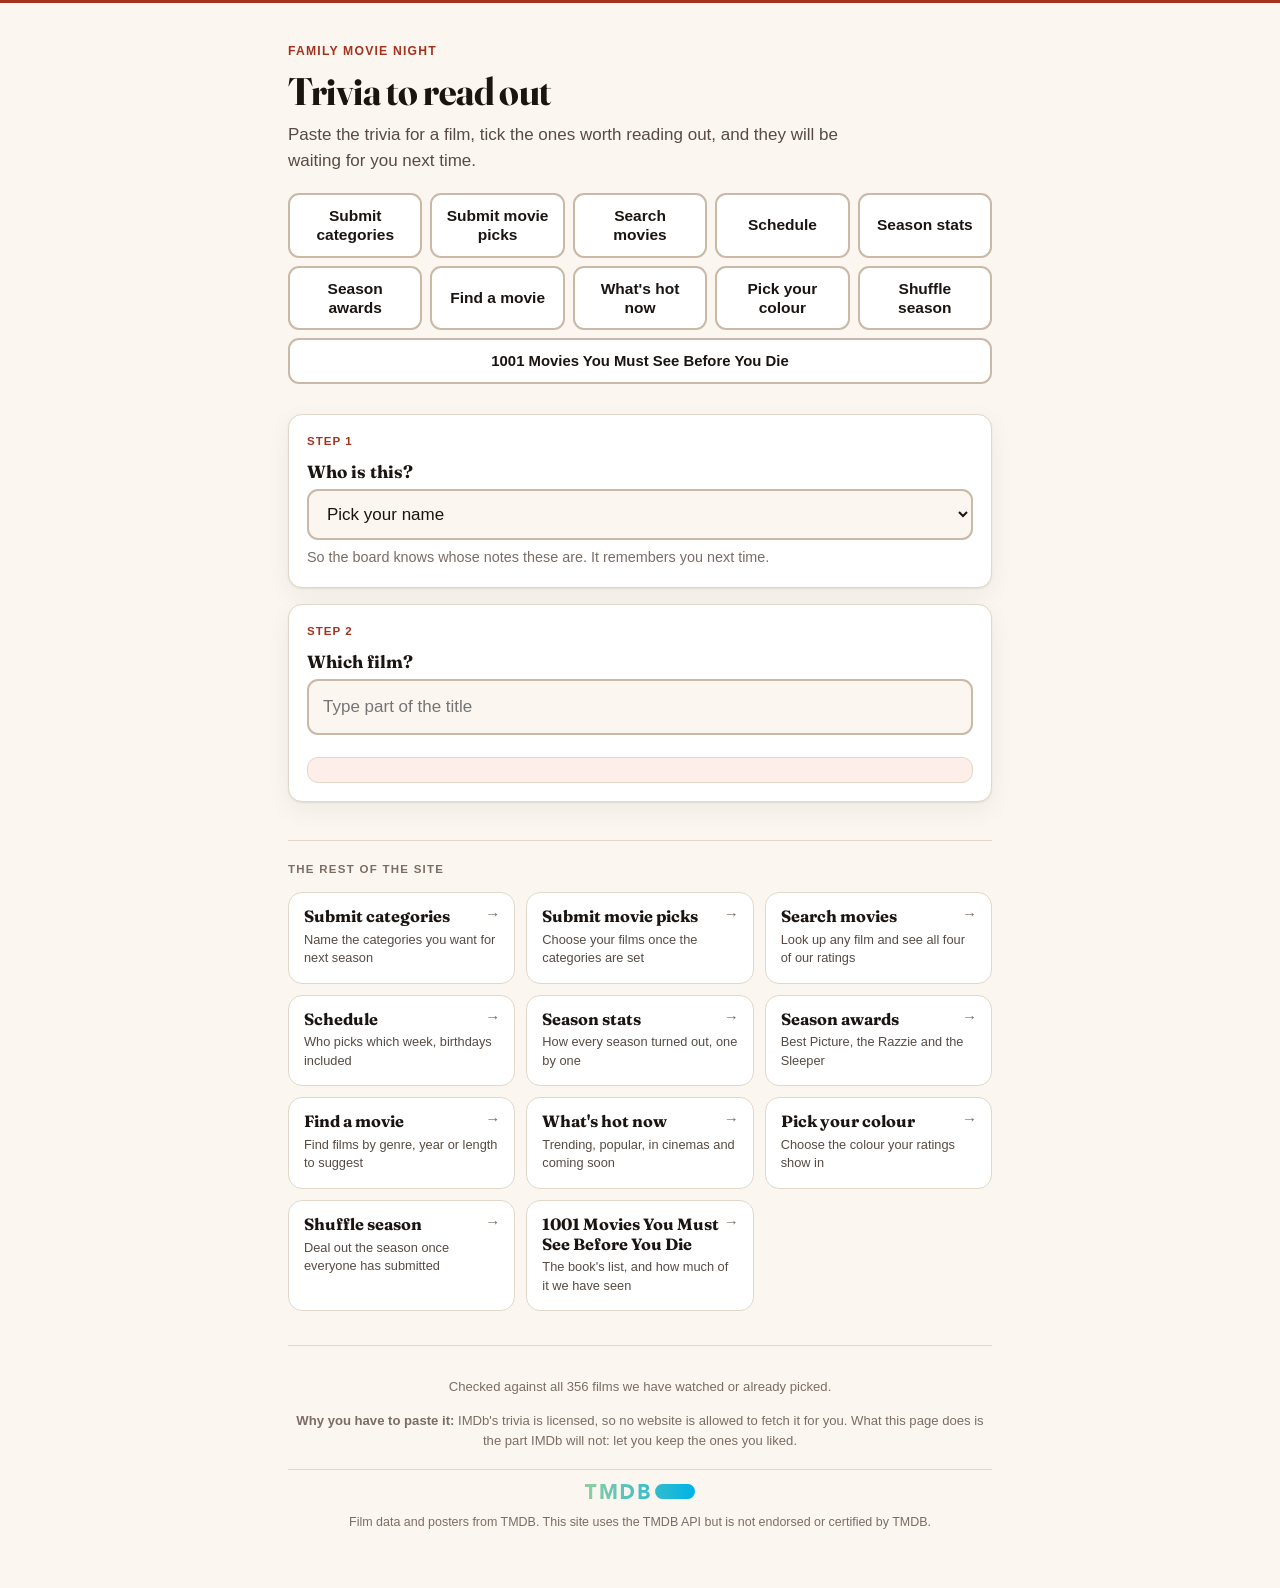
<file: trivia.html>
<!doctype html>
<html lang="en">
<head>
<meta charset="utf-8">
<meta name="viewport" content="width=device-width,initial-scale=1,viewport-fit=cover">
<title>Trivia to Read Out</title>
<meta name="description" content="Paste the IMDb trivia for a film, mark the ones worth reading out, and come back to them.">
<link rel="preconnect" href="https://fonts.googleapis.com">
<link rel="preconnect" href="https://fonts.gstatic.com" crossorigin>
<link rel="stylesheet" href="https://fonts.googleapis.com/css2?family=Fraunces:opsz,wght@9..144,600;9..144,700&display=swap">
<link rel="stylesheet" href="theme.css">
<style>
/* Same tokens as the rest of the site, so the pages read as one thing. Every token gets its
   light value on bare :root first; both dark blocks only redefine. */

.wrap{max-width:44rem; margin:0 auto}
h1,h2{font-family:Fraunces,Georgia,"Times New Roman",serif; font-weight:700;
  text-wrap:balance; margin:0}


.card h2{font-size:1.1rem; margin-bottom:4px}
.step{font-size:.72rem; font-weight:700; letter-spacing:.09em; text-transform:uppercase;
  color:var(--accent); margin:0 0 7px}

label.fld{display:block; font-size:.8rem; font-weight:700; color:var(--ink-soft);
  text-transform:uppercase; letter-spacing:.06em; margin:0 0 5px}
input[type=search],input[type=text],select,textarea{
  width:100%; font:inherit; font-size:17px; color:var(--ink); background:var(--bg);
  border:2px solid var(--line-strong); border-radius:11px; padding:13px 14px;
}
textarea{min-height:9rem; line-height:1.45; resize:vertical}
input:focus,select:focus,textarea:focus{outline:3px solid var(--accent-soft); outline-offset:1px;
  border-color:var(--accent)}

button{font:inherit; font-size:1rem; font-weight:700; cursor:pointer; min-height:48px;
  padding:12px 18px; border-radius:11px; border:2px solid var(--line-strong);
  background:var(--card); color:var(--ink)}
button.primary{background:var(--accent); color:var(--accent-ink); border-color:var(--accent)}
button:disabled{opacity:.5; cursor:not-allowed}
.row{display:flex; flex-wrap:wrap; gap:9px; margin-top:12px}
.row > *{flex:1 1 auto}

/* ---- the film picker ---- */
ul.pick{list-style:none; margin:10px 0 0; padding:0; display:grid; gap:7px; max-height:17rem;
  overflow-y:auto}
ul.pick button{width:100%; text-align:left; min-height:44px; padding:10px 13px;
  font-weight:600; font-size:.96rem;
  display:flex; align-items:center; gap:10px}
/* The poster is inside the button, so it must never swallow the tap that belongs to it. */
ul.pick button .poster,ul.pick button .noposter{pointer-events:none; flex:0 0 auto}
.chosen{display:flex; flex-wrap:wrap; gap:9px; align-items:center;
  padding:12px 14px; border-radius:11px; background:var(--accent-soft);
  border:1px solid var(--line); margin-top:12px}
.chosen b{font-family:Fraunces,Georgia,serif; font-size:1.1rem}
.chosen span{color:var(--ink-soft); font-size:.9rem}

/* ---- the trivia items ---- */
ul.items{list-style:none; margin:14px 0 0; padding:0; display:grid; gap:10px}
ul.items > li{
  border:1px solid var(--line); border-left:5px solid var(--line); border-radius:11px;
  padding:12px 13px; background:var(--bg);
}
/* 🛑 NOT A STAR. Joe banned star icons project-wide, and "checkmark or highlight" was his own
   wording for this. A marked item gets a tick, a colour and a left edge, so it is obvious at a
   glance and also obvious to someone who cannot tell the colours apart. */
ul.items > li.marked{border-left-color:var(--ok); background:var(--ok-soft)}
.itemtop{display:flex; gap:10px; align-items:flex-start}
.tick{
  flex:0 0 auto; min-height:40px; min-width:52px; padding:8px 10px; font-size:1.05rem;
  font-weight:700; border-radius:9px; border:2px solid var(--line-strong);
  background:var(--card); color:var(--ink-faint); cursor:pointer;
}
li.marked .tick{background:var(--ok); border-color:var(--ok); color:var(--card)}
.txt{flex:1 1 auto; min-width:0; font-size:.98rem; line-height:1.5}
.itemfoot{display:flex; flex-wrap:wrap; gap:7px; margin-top:10px; align-items:center}
.itemfoot button{min-height:40px; min-width:46px; padding:8px 11px; font-size:.9rem;
  border-radius:9px; flex:0 0 auto}
.itemfoot input{flex:1 1 9rem; min-height:40px; padding:9px 11px; font-size:15px;
  border-width:1px; border-radius:9px}
.num{font-size:.78rem; font-weight:700; color:var(--ink-faint); min-width:2.2rem}

.filters{display:flex; flex-wrap:wrap; gap:8px; margin-top:14px; align-items:center}
.filters button{min-height:42px; padding:9px 14px; font-size:.92rem; flex:0 0 auto}
.filters button[aria-pressed="true"]{background:var(--accent); color:var(--accent-ink);
  border-color:var(--accent)}
.count{font-size:.86rem; color:var(--ink-faint); margin-top:12px}

.banner{padding:13px 15px; border-radius:11px; font-size:.95rem; margin-top:14px;
  border:1px solid currentColor}
.banner.warn{background:var(--warn-soft); color:var(--warn)}
.banner.stop{background:var(--stop-soft); color:var(--stop)}
.banner.ok{background:var(--ok-soft); color:var(--ok)}
.banner b{font-weight:700}

/* The way out to IMDb. A control, not a sentence: she uses it every single time, and until
   2026-11-17 she had to go and find the film on IMDb by hand after picking it here. */
.imdbgo{display:inline-flex; align-items:center; gap:9px; min-height:48px;
  padding:12px 16px; border-radius:12px; font-weight:700; font-size:1rem;
  text-decoration:none; background:var(--accent); color:var(--accent-ink);
  border:2px solid var(--accent); margin-bottom:4px}
.imdbgo:hover{filter:brightness(1.08)}
.imdbgo:focus-visible{outline:3px solid var(--accent); outline-offset:3px}
.imdbgo .arrow{font-weight:400}
.imdbnote{color:var(--ink-faint); font-size:.86rem; margin:7px 0 0}

footer{margin-top:28px; color:var(--ink-faint); font-size:.82rem; text-align:center}
footer a{color:var(--accent)}
@media (max-width:420px){ .card{padding:15px} }
.sr{position:absolute;width:1px;height:1px;overflow:hidden;clip:rect(0 0 0 0)}
</style>
</head>
<body>
<div class="wrap">

<header>
  <div class="kicker">Family Movie Night</div>
  <h1>Trivia to read out</h1>
  <p class="lede" id="lede">Paste the trivia for a film, tick the ones worth reading out, and they
    will be waiting for you next time.</p>
  <nav class="fm-nav" id="topnav"></nav>
</header>

<div id="datawarn" class="banner stop" hidden></div>
<div id="offwarn" class="banner warn" hidden></div>

<main>
  <div class="card">
    <p class="step">Step 1</p>
    <h2>Who is this?</h2>
    <label class="fld sr" for="person">Your name</label>
    <select id="person"></select>
    <p class="hint">So the board knows whose notes these are. It remembers you next time.</p>
  </div>

  <div class="card">
    <p class="step">Step 2</p>
    <h2>Which film?</h2>
    <label class="fld sr" for="q">Find a film</label>
    <input type="search" id="q" placeholder="Type part of the title" autocomplete="off">
    <ul class="pick" id="hits"></ul>
    <div class="chosen" id="chosen" hidden></div>
  </div>

  <div class="card" id="c-paste" hidden>
    <p class="step">Step 3</p>
    <h2>Paste the trivia</h2>
    <div id="imdbgo"></div>
    <p class="hint">Copy the whole trivia page from IMDb and paste it here. It gets split into
      separate items automatically, and the "123 of 456 found this interesting" lines are thrown
      away. Pasting again adds only what is new.</p>
    <div style="margin-top:12px">
      <textarea id="paste" placeholder="Paste here"></textarea>
    </div>
    <div class="row">
      <button type="button" class="primary" id="split">Split into items</button>
      <button type="button" id="clearpaste">Clear the box</button>
    </div>
  </div>

  <div class="card" id="c-items" hidden>
    <p class="step">Step 4</p>
    <h2>Tick the ones to read out</h2>
    <div class="filters">
      <button type="button" id="f-all" aria-pressed="true">Show all</button>
      <button type="button" id="f-marked" aria-pressed="false">Only the ticked ones</button>
      <button type="button" id="addone">Add your own</button>
    </div>
    <p class="count" id="count"></p>
    <ul class="items" id="items"></ul>
    <div class="row">
      <button type="button" class="primary" id="save">Save the board</button>
    </div>
    <div id="result"></div>
  </div>
</main>

<div class="fm-hub" id="hub"></div>

<footer>
  <p id="foot"></p>
  <p><b>Why you have to paste it:</b> IMDb's trivia is licensed, so no website is allowed to fetch
    it for you. What this page does is the part IMDb will not: let you keep the ones you liked.</p>
  <!-- Required by TMDB's terms wherever their artwork appears. This page carried no
       attribution before 2026-11-16, because until then it showed no posters. -->
  <!-- TMDB's logo AND sentence, drawn by FM.tmdbCredit in lib.js. Their terms require the
       logo, not only the words, and the stated penalty is losing the API key. One renderer,
       so a page added later cannot ship without it. -->
  <div class="fm-tmdb" id="tmdb"></div>
</footer>
</div>

<script src="config.js"></script>
<script src="themes.js"></script>
<script src="movies.js"></script>
<script src="awards.js"></script>
<script src="lib.js"></script>
<script>
(function(){
"use strict";

var CFG = window.FM_CONFIG || {};
var MOVIES = FM.MOVIES;
var $ = FM.$, el = FM.el, norm = FM.norm, compact = FM.compact, noart = FM.noart;

var LS = "fm.trivia.v1";
var state = { person: "", film: null, items: [], filter: "all", loaded: false };

/* 🛑 The same data gate as every other page. If movies.js failed to load there is no film list,
   and a film picker with nothing in it would look like the family has watched nothing. */
var DATA_OK = FM.requireData("datawarn");

/* ---------- who ---------- */
var sel = $("person");
sel.appendChild(el("option", null, "Pick your name"));
sel.firstChild.value = "";
FM.PEOPLE.forEach(function(p){
  var o = el("option", null, p);
  o.value = p;
  sel.appendChild(o);
});
sel.addEventListener("change", function(){
  state.person = sel.value;
  // The person's own colour, the project palette, same as everywhere else.
  sel.className = state.person ? "fm-p-" + state.person : "";
  save();
  paint();
});

/* ---------- which film ---------- */
function drawHits(){
  var q = $("q").value.trim();
  var ul = $("hits");
  ul.textContent = "";
  if (!DATA_OK || q.length < 2) return;
  var nq = norm(q), cq = compact(q);
  var hits = MOVIES.filter(function(m){
    return norm(m.t).indexOf(nq) > -1 || compact(m.t).indexOf(cq) > -1;
  }).sort(function(a, b){
    return noart(a.t) < noart(b.t) ? -1 : 1;
  }).slice(0, 25);
  hits.forEach(function(m){
    var li = el("li");
    var b = el("button", null);
    b.appendChild(FM.poster(m, "sm"));
    b.appendChild(document.createTextNode(m.t + (m.y ? "  (" + m.y + ")" : "")));
    b.type = "button";
    b.addEventListener("click", function(){ choose(m); });
    li.appendChild(b);
    ul.appendChild(li);
  });
  if (!hits.length) ul.appendChild(el("li", "hint", "Nothing matches that."));
}
$("q").addEventListener("input", drawHits);

/** The way out to IMDb for the film she has just chosen.
 *
 *  🛑 IMDb'S TRIVIA IS LICENSED AND WE MAY NOT FETCH IT. That is why she pastes it, and the
 *     footer says so. What we CAN remove is the part that was pure friction: having picked the
 *     film here, she then had to go and find the same film on IMDb by hand, every time.
 *
 *  🛑 THE LINK IS BUILT FROM A CONFIRMED IMDb ID OR NOT AT ALL. The ids come from TMDB's
 *     external_ids endpoint keyed on an already-confirmed TMDB id, so no title guessing is
 *     involved. A film without one gets a plain instruction instead, because a button that
 *     opened the WRONG film's trivia would be worse than no button: she would paste it in
 *     good faith and nothing would look amiss.
 */
function drawImdbGo(){
  var box = $("imdbgo");
  if (!box) return;
  box.textContent = "";
  if (!state.film) return;

  if (state.filmTT){
    var a = el("a", "imdbgo");
    a.href = "https://www.imdb.com/title/" + state.filmTT + "/trivia/";
    a.target = "_blank";            // a new tab, so nothing typed on this page is lost
    a.rel = "noopener";
    a.appendChild(el("span", null, "Open the IMDb trivia for " + state.film.t));
    a.appendChild(el("span", "arrow", "↗"));
    box.appendChild(a);
    box.appendChild(el("p", "imdbnote",
      "Opens in a new tab. Select the whole trivia list there, copy it, and paste it below. "
      + "Anything you have already typed here is kept."));
  } else {
    box.appendChild(el("p", "imdbnote",
      "We do not have a confirmed IMDb page for this one, so there is no button for it. "
      + "Search IMDb for " + state.film.t
      + (state.film.y ? " (" + state.film.y + ")" : "") + " and open its Trivia tab."));
  }
}

function choose(m){
  state.film = { t: m.t, y: m.y };
  // Kept separate from state.film on purpose: state.film is POSTED to the server, and this is
  // only needed for a link on this page. Changing the saved payload's shape to carry it would
  // be a change to stored data for the sake of a button.
  state.filmTT = m.tt || "";
  state.items = [];
  state.loaded = false;
  $("q").value = "";
  $("hits").textContent = "";
  var box = $("chosen");
  box.textContent = "";
  box.hidden = false;
  box.appendChild(FM.poster(m, "sm"));
  box.appendChild(el("b", null, m.t + (m.y ? " (" + m.y + ")" : "")));
  box.appendChild(el("span", null, FM.seasonName(m.s) + ", picked by " + m.p));
  var ch = el("button", null, "Change");
  ch.type = "button";
  ch.style.flex = "0 0 auto";
  ch.style.minHeight = "40px";
  ch.style.padding = "8px 13px";
  ch.addEventListener("click", function(){
    state.film = null; state.items = []; box.hidden = true; paint();
  });
  box.appendChild(ch);
  save();
  load();
  paint();
}

/* ---------- splitting a paste into items -------------------------------------------------
   IMDb's trivia page pastes as paragraphs separated by blank lines, with a vote line after each
   one. Those vote lines are the only reliable noise, so they are the only thing stripped. If a
   paste has no blank lines at all - someone pasting a tidy list - fall back to one item per line.
----------------------------------------------------------------------------------------- */
var NOISE = [
  /^\s*\d[\d,]*\s+of\s+\d[\d,]*\s+found this interesting/i,
  /^\s*is this interesting\??\s*$/i,
  /^\s*share this\s*$/i,
  /^\s*trivia\s*$/i,
  /^\s*\d+\s*$/,
  /^\s*(yes|no)\s*$/i,
  /^\s*edit\s*$/i
];

function splitPaste(raw){
  var text = String(raw || "").replace(/\r\n?/g, "\n").trim();
  if (!text) return [];
  var parts = text.split(/\n\s*\n+/);
  if (parts.length < 2) parts = text.split(/\n+/);
  var out = [];
  parts.forEach(function(p){
    var t = p.replace(/\s*\n\s*/g, " ").trim();
    if (!t) return;
    for (var i = 0; i < NOISE.length; i++) if (NOISE[i].test(t)) return;
    if (t.length < 3) return;
    out.push(t);
  });
  return out;
}

$("split").addEventListener("click", function(){
  var found = splitPaste($("paste").value);
  if (!found.length){
    show("warn", "Nothing to split out of that. Try copying the trivia section again.");
    return;
  }
  // Pasting twice must not double everything up.
  var have = {};
  state.items.forEach(function(it){ have[norm(it.text)] = 1; });
  var added = 0;
  found.forEach(function(t){
    if (have[norm(t)]) return;
    have[norm(t)] = 1;
    state.items.push({ text: t, note: "", star: false });
    added++;
  });
  $("paste").value = "";
  save();
  paint();
  show("ok", added
    ? "Added " + added + " item" + (added === 1 ? "" : "s") +
      (added < found.length ? ", and skipped " + (found.length - added) + " already on the board." : ".")
    : "All " + found.length + " of those were already on the board.");
});

$("clearpaste").addEventListener("click", function(){ $("paste").value = ""; });

$("addone").addEventListener("click", function(){
  state.items.push({ text: "", note: "", star: false });
  save();
  paint();
  var boxes = document.querySelectorAll("#items .txt");
  if (boxes.length) boxes[boxes.length - 1].focus();
});

/* ---------- the list ---------- */
function move(i, d){
  var j = i + d;
  if (j < 0 || j >= state.items.length) return;
  var tmp = state.items[i];
  state.items[i] = state.items[j];
  state.items[j] = tmp;
  save();
  paint();
}

function paint(){
  drawImdbGo();
  $("c-paste").hidden = !(state.person && state.film);
  $("c-items").hidden = !(state.person && state.film);
  if (!state.film) { $("items").textContent = ""; $("count").textContent = ""; return; }

  var marked = state.items.filter(function(it){ return it.star; }).length;
  $("count").textContent = state.items.length
    ? state.items.length + " item" + (state.items.length === 1 ? "" : "s") + ", "
      + marked + " ticked to read out"
    : (state.loaded ? "Nothing saved for this film yet. Paste the trivia above."
                    : "Loading what is already saved...");

  $("f-all").setAttribute("aria-pressed", String(state.filter === "all"));
  $("f-marked").setAttribute("aria-pressed", String(state.filter === "marked"));

  var ul = $("items");
  ul.textContent = "";
  state.items.forEach(function(it, i){
    if (state.filter === "marked" && !it.star) return;
    var li = el("li");
    if (it.star) li.className = "marked";

    var top = el("div", "itemtop");
    var tick = el("button", "tick", it.star ? "✓" : "");
    tick.type = "button";
    tick.setAttribute("aria-pressed", String(!!it.star));
    tick.setAttribute("aria-label", (it.star ? "Untick" : "Tick") + " item " + (i + 1));
    tick.addEventListener("click", function(){ it.star = !it.star; save(); paint(); });
    top.appendChild(tick);

    // contentEditable would be lighter but a textarea is far easier to use on a phone and
    // behaves predictably with the keyboard.
    var ta = el("textarea", "txt");
    ta.value = it.text;
    ta.rows = Math.min(8, Math.max(2, Math.ceil(it.text.length / 60)));
    ta.style.borderWidth = "1px";
    ta.style.minHeight = "0";
    ta.setAttribute("aria-label", "Trivia item " + (i + 1));
    ta.addEventListener("input", function(){ it.text = ta.value; save(); });
    top.appendChild(ta);
    li.appendChild(top);

    var foot = el("div", "itemfoot");
    foot.appendChild(el("span", "num", "#" + (i + 1)));
    var up = el("button", null, "↑"); up.type = "button";
    up.setAttribute("aria-label", "Move item " + (i + 1) + " earlier");
    up.disabled = (i === 0) || state.filter === "marked";
    up.addEventListener("click", function(){ move(i, -1); });
    var dn = el("button", null, "↓"); dn.type = "button";
    dn.setAttribute("aria-label", "Move item " + (i + 1) + " later");
    dn.disabled = (i === state.items.length - 1) || state.filter === "marked";
    dn.addEventListener("click", function(){ move(i, 1); });
    foot.appendChild(up);
    foot.appendChild(dn);

    var note = el("input");
    note.type = "text";
    note.placeholder = "Your note, optional";
    note.value = it.note || "";
    note.setAttribute("aria-label", "Note on item " + (i + 1));
    note.addEventListener("input", function(){ it.note = note.value; save(); });
    foot.appendChild(note);

    var del = el("button", null, "Remove"); del.type = "button";
    del.addEventListener("click", function(){
      state.items.splice(i, 1); save(); paint();
    });
    foot.appendChild(del);
    li.appendChild(foot);
    ul.appendChild(li);
  });

  if (state.filter === "marked" && !marked && state.items.length){
    ul.appendChild(el("li", "hint", "Nothing is ticked yet. Tick an item and it will show here."));
  }
  $("save").disabled = !CFG.endpoint || !state.person || !state.film;
}

$("f-all").addEventListener("click", function(){ state.filter = "all"; paint(); });
$("f-marked").addEventListener("click", function(){ state.filter = "marked"; paint(); });

/* ---------- local draft, so a flaky signal never loses her typing ------------------------
   The server is the real store. This is only a draft of what has not been saved yet, which is
   the one job browser storage is good for. Every read and write is wrapped, because a private
   window throws rather than returning null.
----------------------------------------------------------------------------------------- */
function save(){
  try {
    localStorage.setItem(LS, JSON.stringify({
      person: state.person, film: state.film, items: state.items
    }));
  } catch (e) {}
}
function restore(){
  try {
    var d = JSON.parse(localStorage.getItem(LS) || "{}");
    if (d.person && FM.PEOPLE.indexOf(d.person) > -1){
      state.person = d.person;
      sel.value = d.person;
      sel.className = "fm-p-" + d.person;
    }
    if (d.film && d.film.t){
      var m = FM.lookup(d.film.t, d.film.y).exact;
      if (m){ choose(m); if (d.items && d.items.length) state.items = d.items; }
    }
  } catch (e) {}
}

/* ---------- the server ---------- */
function show(kind, msg){
  var box = $("result");
  box.textContent = "";
  var b = el("div", "banner " + kind, msg);
  box.appendChild(b);
}

function load(){
  if (!CFG.endpoint || !state.film) { state.loaded = true; return; }
  fetch(CFG.endpoint + "?action=trivia&t=" + encodeURIComponent(state.film.t)
        + "&y=" + encodeURIComponent(state.film.y || ""))
    .then(function(r){ return r.json(); })
    .then(function(d){
      state.loaded = true;
      if (!d || !d.ok){
        // An endpoint that does not know this action is a missing SETUP step, not a glitch, and
        // saying "try again" would be a lie. Same distinction the search page makes.
        var err = String((d && d.error) || "");
        if (err.indexOf("Unknown action") > -1){
          $("offwarn").hidden = false;
          $("offwarn").innerHTML = "<b>Saving is not switched on yet.</b> The board works and "
            + "nothing you type is lost, but it cannot be stored until Joe redeploys the script. "
            + "Trying again will not help.";
          $("save").disabled = true;
        }
        paint();
        return;
      }
      // Anything already saved wins over an old local draft for the same film, because the
      // server is the shared truth and the draft is just this device's scratch copy.
      if (d.items && d.items.length) state.items = d.items.map(function(x){
        return { text: x.text, note: x.note || "", star: !!x.star };
      });
      save();
      paint();
    })
    .catch(function(){ state.loaded = true; paint(); });
}

$("save").addEventListener("click", function(){
  if (!CFG.endpoint || !state.person || !state.film) return;
  var items = state.items.filter(function(it){ return (it.text || "").trim(); });
  $("save").disabled = true;
  show("warn", "Saving...");
  fetch(CFG.endpoint, {
    method: "POST",
    // text/plain on purpose: it keeps this a "simple" CORS request so the browser sends no
    // preflight OPTIONS, which Apps Script cannot answer. Do not "fix" this header.
    headers: { "Content-Type": "text/plain;charset=utf-8" },
    body: JSON.stringify({
      kind: "trivia", person: state.person,
      title: state.film.t, year: state.film.y || "",
      items: items.map(function(it){
        return { text: it.text, note: it.note || "", star: !!it.star };
      })
    })
  })
    .then(function(r){ return r.json(); })
    // Apps Script cannot set an HTTP status on its output, so the real answer rides in the body.
    .then(function(d){
      $("save").disabled = false;
      if (!d || !d.ok){
        show("stop", "Nothing was saved. " + ((d && d.error) || "Tell Joe.")
             + " What you typed is still here.");
        return;
      }
      show("ok", "Saved " + d.saved + " item" + (d.saved === 1 ? "" : "s") + " for "
           + d.title + ", " + d.starred + " ticked to read out.");
    })
    .catch(function(){
      $("save").disabled = false;
      show("stop", "That did not save, probably the signal. What you typed is still here, so "
           + "press Save again when you have a connection.");
    });
});

/* ---------- start ---------- */
if (!CFG.endpoint){
  $("offwarn").hidden = false;
  $("offwarn").innerHTML = "<b>Saving is not switched on yet.</b> You can use the board, but "
    + "nothing will be stored.";
}
$("foot").textContent = "Checked against all " + MOVIES.length + " films we have watched or "
  + "already picked.";
restore();
paint();
})();
</script>
<script>
/* The site's own navigation. The one copy of the destination list lives in lib.js,
   so a page can never go missing from one menu while appearing in another. */
FM.topnav("topnav", "trivia.html");
FM.hub("hub", "trivia.html");
FM.tmdbCredit("tmdb");
</script>
</body>
</html>
</file>
<file: theme.css>
/* ============================================================================================
   THE BASE LAYER - THE ONE COPY, consolidated 2026-11-17 (CONFIRMED.md item 156).

   Until this date every page carried its own copy of the site palette and the base layout.
   Comparing them found all 18 tokens byte-identical on all nine pages, with the base rules
   split eight-to-one: index.html is deliberately larger as the landing page.

   🛑 THIS FILE IS LINKED BEFORE EACH PAGE'S OWN <style>, so at equal specificity the PAGE
      WINS. Every selector here is a bare element or a single class, so a page that wants
      something different simply declares it. There is no !important anywhere and there must
      never be.

   WHAT IS DELIBERATELY NOT HERE, because the pages genuinely differ and merging them would
   change how a page looks rather than removing a duplicate:
     * `.wrap` max-width, which is 38rem on index, 40rem on picks, 44rem on the search-like
       pages and 46rem on the table-like ones. A form wants a narrower measure than a table.
     * `footer`, which has four different versions.
     * The grouped `h1,h2,h3` font-family, which only four pages carry. Putting it here would
       give h2 and h3 a serif face on five pages that do not have one today.
   ============================================================================================ */

:root{
  color-scheme: light;
  --bg:#fbf7f0; --card:#ffffff; --ink:#1b1512; --ink-soft:#574b43; --ink-faint:#7b6d63;
  --line:#e2d7c9; --line-strong:#c9b9a6;
  --accent:#a3321e; --accent-ink:#ffffff; --accent-soft:#fdeee9;
  --ok:#1d6b45; --ok-soft:#e6f4ec;
  --warn:#8a5200; --warn-soft:#fdf1dc;
  --stop:#9d1c1c; --stop-soft:#fdeaea;
  --shadow:0 1px 2px rgba(27,21,18,.07), 0 8px 24px rgba(27,21,18,.06);
  --radius:14px;
}
@media (prefers-color-scheme: dark){
  :root:not([data-theme="light"]){
    color-scheme: dark;
    --bg:#15120f; --card:#211c18; --ink:#f7f1e8; --ink-soft:#ccbfb2; --ink-faint:#a2958a;
    --line:#352c25; --line-strong:#4d4036;
    --accent:#ff8f6b; --accent-ink:#2a0f06; --accent-soft:#38201a;
    --ok:#6ddc9f; --ok-soft:#14301f;
    --warn:#ffc266; --warn-soft:#33250c;
    --stop:#ff8f8f; --stop-soft:#3a1616;
    --shadow:0 1px 2px rgba(0,0,0,.5), 0 8px 24px rgba(0,0,0,.4);
  }
}
:root[data-theme="dark"]{
  color-scheme: dark;
  --bg:#15120f; --card:#211c18; --ink:#f7f1e8; --ink-soft:#ccbfb2; --ink-faint:#a2958a;
  --line:#352c25; --line-strong:#4d4036;
  --accent:#ff8f6b; --accent-ink:#2a0f06; --accent-soft:#38201a;
  --ok:#6ddc9f; --ok-soft:#14301f;
  --warn:#ffc266; --warn-soft:#33250c;
  --stop:#ff8f8f; --stop-soft:#3a1616;
  --shadow:0 1px 2px rgba(0,0,0,.5), 0 8px 24px rgba(0,0,0,.4);
}

*{box-sizing:border-box}
html{-webkit-text-size-adjust:100%}

body{
  margin:0; background:var(--bg); color:var(--ink);
  font:17px/1.55 -apple-system,BlinkMacSystemFont,"Segoe UI",Roboto,Helvetica,Arial,sans-serif;
  padding-block: 0 56px;
  padding-left:max(18px,env(safe-area-inset-left,0px));
  padding-right:max(18px,env(safe-area-inset-right,0px));
}

/* The eight-page consensus. index.html overrides every one of these in its own <style>, and
   picks.html overrides h1, because neither change was made blind. */
h1{font-size:clamp(1.8rem,6.5vw,2.4rem); line-height:1.1; letter-spacing:-.01em}
header{padding-block:30px 6px}
.kicker{font-size:.76rem; font-weight:700; letter-spacing:.1em; text-transform:uppercase;
  color:var(--accent); margin-bottom:9px}
.lede{color:var(--ink-soft); margin:10px 0 0}
.card{background:var(--card); border:1px solid var(--line); border-radius:var(--radius);
  box-shadow:var(--shadow); padding:18px; margin-top:16px}
.hint{color:var(--ink-faint); font-size:.9rem; margin:6px 0 0}


/* ============================================================================================
   THE COLOURS A PERSON MAY CHOOSE, added 2026-11-17.

   Joe asked for the rainbow plus deep and light versions, mustard, brown, pink, lime and aqua.
   All 23 are here and EVERY ONE was checked at 4.5:1 as text on the card AND the page, in BOTH
   themes. The worst in the set is 5.27:1 against a floor of 4.5.

   🔑 HOW CHOOSING WORKS WITHOUT TOUCHING ANY EXISTING RULE. Pages colour a person through
      `--fm-joe`, `--fm-juli`, `--fm-kathy`, `--fm-miriam`. Those stay exactly as they are and
      keep their current defaults. Picking a colour REPOINTS one of them at one `--fm-c-*`
      token below, at run time, in site/lib.js. Nothing moves until somebody picks.

   ⚠ WIDE SEPARATION ACROSS THE WHOLE SET WAS DELIBERATELY GIVEN UP, by Joe, so that he could
     have this many colours. 70 of the 300 pairs sit closer than his blue and teal do. With
     four people choosing, that is handled by REFUSING A CLASH when somebody picks, not by
     having fewer colours. The clash list lives in site/lib.js and is generated from
     measurement, never by eye.

   🛑 MEASURED IN OKLab, NOT HSL. The old 25-degree HSL hue rule was miscalibrated: it called
      two greens 49 degrees apart "comfortable" when they were perceptually closer than any
      pair shipping. scripts/check_palette.py now measures perceptual distance instead.
   ============================================================================================ */

:root{
  --fm-c-blue:        #14508a;
  --fm-c-magenta:     #8d2473;
  --fm-c-teal:        #0f6350;
  --fm-c-gold:        #6e5006;
  --fm-c-reddark:     #6b0000;
  --fm-c-redlight:    #ac3227;
  --fm-c-orangedark:  #542800;
  --fm-c-orangelight: #8f521b;
  --fm-c-limedark:    #303a11;
  --fm-c-limelight:   #596d14;
  --fm-c-greendark:   #00420b;
  --fm-c-greenlight:  #107823;
  --fm-c-aquadark:    #033d43;
  --fm-c-aqualight:   #02717a;
  --fm-c-blue2dark:   #093566;
  --fm-c-blue2light:  #2063b0;
  --fm-c-indigodark:  #25267b;
  --fm-c-indigolight: #4e59b1;
  --fm-c-violetdark:  #540763;
  --fm-c-violetlight: #874197;
  --fm-c-pinkdark:    #600e38;
  --fm-c-pinklight:   #964267;
  --fm-c-brown:       #4a2e16;
}
@media (prefers-color-scheme: dark){
  :root:not([data-theme="light"]){
    --fm-c-blue:        #8cc3f5;
    --fm-c-magenta:     #f09ad8;
    --fm-c-teal:        #58d7b5;
    --fm-c-gold:        #e8c468;
    --fm-c-reddark:     #f87868;
    --fm-c-redlight:    #ffc8c0;
    --fm-c-orangedark:  #e98a35;
    --fm-c-orangelight: #ffcba2;
    --fm-c-limedark:    #94b32a;
    --fm-c-limelight:   #c6e867;
    --fm-c-greendark:   #61bd67;
    --fm-c-greenlight:  #95f198;
    --fm-c-aquadark:    #48b7c2;
    --fm-c-aqualight:   #80ebf7;
    --fm-c-blue2dark:   #65a7fa;
    --fm-c-blue2light:  #bfdafd;
    --fm-c-indigodark:  #8c9cfb;
    --fm-c-indigolight: #ccd5fd;
    --fm-c-violetdark:  #ce83de;
    --fm-c-violetlight: #f7c1ff;
    --fm-c-pinkdark:    #df84a8;
    --fm-c-pinklight:   #ffc1da;
    --fm-c-brown:       #bf9d82;
  }
}
:root[data-theme="dark"]{
  --fm-c-blue:        #8cc3f5;
  --fm-c-magenta:     #f09ad8;
  --fm-c-teal:        #58d7b5;
  --fm-c-gold:        #e8c468;
  --fm-c-reddark:     #f87868;
  --fm-c-redlight:    #ffc8c0;
  --fm-c-orangedark:  #e98a35;
  --fm-c-orangelight: #ffcba2;
  --fm-c-limedark:    #94b32a;
  --fm-c-limelight:   #c6e867;
  --fm-c-greendark:   #61bd67;
  --fm-c-greenlight:  #95f198;
  --fm-c-aquadark:    #48b7c2;
  --fm-c-aqualight:   #80ebf7;
  --fm-c-blue2dark:   #65a7fa;
  --fm-c-blue2light:  #bfdafd;
  --fm-c-indigodark:  #8c9cfb;
  --fm-c-indigolight: #ccd5fd;
  --fm-c-violetdark:  #ce83de;
  --fm-c-violetlight: #f7c1ff;
  --fm-c-pinkdark:    #df84a8;
  --fm-c-pinklight:   #ffc1da;
  --fm-c-brown:       #bf9d82;
}

/* ============================================================================================
   TMDB'S CREDIT. Drawn by FM.tmdbCredit in site/lib.js; this is only how it looks.

   🛑 The logo is TMDB's own approved asset and is NEVER recoloured, redrawn or filtered. Their
      brand blue reads on both the light and the dark page, which is why no theme switch is
      needed here. Do not add a filter to "fix" it for dark mode.
   ============================================================================================ */

.fm-tmdb{margin-top:18px; padding-top:14px; border-top:1px solid var(--line); text-align:center}
.fm-tmdb-logo{display:inline-block; line-height:0; margin-bottom:8px}
.fm-tmdb-logo img{width:110px; height:auto; display:block}
.fm-tmdb-logo:focus-visible{outline:2px solid var(--accent); outline-offset:3px}
.fm-tmdb-words{margin:0; color:var(--ink-faint); font-size:.78rem; line-height:1.5}
.fm-tmdb-words + .fm-tmdb-words{margin-top:4px}

/* ============================================================================================
   THE FAMILY COLOUR PALETTE - THE ONE COPY.
   Loaded by index.html, search.html and picks.html. Each page keeps its own layout CSS; only
   the colours and the rating components live here.

   🛑 DO NOT PASTE THESE HEX VALUES INTO A PAGE. scripts/check_palette.py fails if any page
      hardcodes one, for the same reason site/lib.js holds the only copy of the title matcher:
      two copies drift, and a drifted palette means Kathy is one colour on the schedule and a
      different colour on the ratings list.

   WHY THESE COLOURS, decided with Joe on 2026-10-22
   -------------------------------------------------
   He first saw one shared purple for the group average and all four scores, and rejected it:
   *"not sure if i want the average and all of our scores the same exact color. it all blurs
   together kind of. maybe give us each our own color throughout, as well as the same color
   throughout for our group averages"*. He was right, and the reason is that the whole job of
   the four chips is to show that the four of them DIFFER.

   He then chose WAY C of three executions: the NAME is coloured, with no chip fill and no dot.
   🛑 Do not add a background tint to a person chip (that is Way A) or a coloured dot (Way B).
      He saw both and picked neither.

   🛑 THE THREE OUTSIDE SOURCES ARE DELIBERATELY NEUTRAL, NOT BRAND-COLOURED.
   An earlier draft gave IMDb gold, Rotten Tomatoes red and Letterboxd green. Together with the
   site's terracotta accent that is nine hues on one card, and scripts/check_palette.py proved
   it does not work. It found three collisions that would each have been a real misread:
     * Miriam's amber sat 22 degrees from the site accent, so her name read as a tappable link.
     * Miriam's amber was the SAME hue as IMDb's gold, sitting directly above it.
     * Kathy's teal sat 5 degrees from Letterboxd's green, likewise on the same card.
   Joe asked for a colour per person, so the people own the hues. The sources never needed one:
   they are always labelled IMDb, RT critics and Letterboxd in bold, which no person chip is.

   VERIFIED, not eyeballed. scripts/check_palette.py proves, before any of this ships:
     * every colour clears 4.5:1 as text on the card AND the page background, in BOTH themes
     * all six people-pairs sit at least 25 degrees apart in hue
     * the group purple is at least 25 degrees from all four people, so it is never a 5th person
     * nothing collides with the site's existing terracotta accent
   ============================================================================================ */

:root{
  --fm-joe:#14508a;      /* blue    */
  --fm-juli:#8d2473;     /* magenta - moved off red to clear the terracotta accent */
  --fm-kathy:#0f6350;    /* teal    */
  --fm-miriam:#6e5006;   /* gold    - pushed yellow to clear the accent as well */
  --fm-grp:#5b2fb8;      /* purple  - the GROUP AVERAGE, not a person */
  --fm-src:#574b43;      /* one neutral ink for IMDb, RT critics and Letterboxd */
}
@media (prefers-color-scheme: dark){
  :root:not([data-theme="light"]){
    --fm-joe:#8cc3f5;
    --fm-juli:#f09ad8;
    --fm-kathy:#58d7b5;
    --fm-miriam:#e8c468;
    --fm-grp:#c3abf7;
    --fm-src:#ccbfb2;
  }
}
:root[data-theme="dark"]{
  --fm-joe:#8cc3f5;
  --fm-juli:#f09ad8;
  --fm-kathy:#58d7b5;
  --fm-miriam:#e8c468;
  --fm-grp:#c3abf7;
  --fm-src:#ccbfb2;
}

/* ---- WAY C: the name carries the colour. No fill, no dot. ---------------------------------- */
.fm-p-Joe{color:var(--fm-joe)}
.fm-p-Juli{color:var(--fm-juli)}
.fm-p-Kathy{color:var(--fm-kathy)}
.fm-p-Miriam{color:var(--fm-miriam)}

/* ---- the group average -------------------------------------------------------------------- */
/* 🛑 NO "/5" ON THE BIG NUMBER. Joe, 2026-10-22: "dont keep the /5 in the large numbers for our
   average." The scale is carried by the label line and by the sources beside it. */
.fm-avg{display:flex; align-items:baseline; gap:9px; flex-wrap:wrap}
.fm-avg-num{
  font-size:30px; font-weight:800; line-height:1; letter-spacing:-.025em;
  color:var(--fm-grp); font-variant-numeric:tabular-nums;
}
.fm-avg-lbl{
  margin:0; font-size:11.5px; font-weight:700; letter-spacing:.08em; text-transform:uppercase;
  color:var(--fm-grp);
}
.fm-avg-note{margin:0; font-size:12px; color:var(--ink-soft)}

/* ---- the rating chips -------------------------------------------------------------------- */
.fm-chips{display:flex; flex-wrap:wrap; gap:6px; margin:9px 0 0}
.fm-chip{
  display:flex; gap:6px; align-items:baseline; white-space:nowrap;
  border:1px solid var(--line); border-radius:999px; padding:4px 11px;
  font-size:13px; background:var(--bg);
}
.fm-chip > b{font-size:15px; font-weight:700; font-variant-numeric:tabular-nums; color:var(--ink)}
.fm-chip > span{font-weight:700}
/* Someone who did not rate a film keeps their name but loses the colour, because the colour
   means "a rating from this person". Kathy on [REC] is the real case. */
.fm-chip.fm-norating > span{color:var(--ink-faint); font-weight:400}
.fm-chip.fm-norating > b{color:var(--ink-faint); font-weight:400; font-size:12px}

/* The outside sources: one neutral ink, their own name doing the identifying. */
.fm-chip.fm-source{border-color:var(--line-strong)}
.fm-chip.fm-source > span{
  color:var(--fm-src); font-size:11.5px; letter-spacing:.03em; text-transform:uppercase;
}
.fm-chip.fm-source > i{
  font-style:normal; font-size:11px; color:var(--ink-faint); font-variant-numeric:tabular-nums;
}
.fm-chip.fm-missing > b{color:var(--ink-faint); font-weight:400; font-size:12px}

/* ---- "how we rate": each person's average across everything ------------------------------- */
/* Way C again: the row carries the person's colour class, and the name AND the big number both
   inherit it. The muted supporting text sets its own colour so it stays readable either way. */
.fm-stat{
  display:flex; flex-wrap:wrap; align-items:baseline; gap:9px;
  padding:12px 0; border-top:1px solid var(--line);
}
.fm-stat:first-child{border-top:0; padding-top:4px}
.fm-stat-who{font-weight:700; font-size:15.5px; color:inherit; min-width:58px}
.fm-stat-avg{
  font-size:23px; font-weight:800; line-height:1; letter-spacing:-.02em;
  color:inherit; font-variant-numeric:tabular-nums;
}
.fm-stat-delta{font-size:12.5px; font-weight:700; color:var(--ink-soft);
  font-variant-numeric:tabular-nums}
.fm-stat-note{flex-basis:100%; font-size:12.5px; color:var(--ink-faint); margin:0}
.fm-stat-src{margin-top:20px; padding-top:16px; border-top:2px solid var(--line-strong)}
.fm-stat-head{
  margin:0 0 6px; font-size:11.5px; font-weight:700; letter-spacing:.08em;
  text-transform:uppercase; color:var(--ink-faint);
}

/* ---- list rows: the schedule and the picks list ------------------------------------------- */
/* This is where the colours actually earn their keep, because the name is not always on screen
   and you are scanning for whose week is next. */
.fm-row{
  display:grid; grid-template-columns:auto 1fr auto; gap:10px; align-items:center;
  background:var(--card); border:1px solid var(--line); border-left:5px solid var(--line);
  border-radius:9px; padding:9px 12px; font-size:14px;
}
.fm-row.fm-o-Joe{border-left-color:var(--fm-joe)}
.fm-row.fm-o-Juli{border-left-color:var(--fm-juli)}
.fm-row.fm-o-Kathy{border-left-color:var(--fm-kathy)}
.fm-row.fm-o-Miriam{border-left-color:var(--fm-miriam)}
.fm-row .fm-slot{
  font-size:12px; font-weight:700; color:var(--ink-faint);
  font-variant-numeric:tabular-nums; min-width:30px;
}
.fm-row .fm-ttl{min-width:0; overflow:hidden; text-overflow:ellipsis; white-space:nowrap}
.fm-row .fm-kind{
  font-size:11.5px; font-weight:700; letter-spacing:.04em; text-transform:uppercase;
  color:var(--ink-faint);
}

/* ---- the 1001 Movies label -------------------------------------------------------------------
   Added 2026-11-11, when the sibling project finished the IMDb review and the library-catalogue
   check on the editions.

   🛑 DELIBERATELY NEUTRAL, reusing --fm-src, the same ink as IMDb, RT and Letterboxd. The 1001
      list is an OUTSIDE SOURCE like those three, not a fifth person. Giving it its own hue would
      put a tenth colour on a card that check_palette.py already proved cannot take nine, and the
      three collisions it caught are recorded at the top of this file. Do not brand this gold.
   The label is always the words "On the 1001 Movies list", in bold, so it never needs a colour
   to be understood.
--------------------------------------------------------------------------------------------- */
.k1001{
  margin:7px 0 0; font-size:12.5px; line-height:1.4; color:var(--ink-soft);
  padding-left:9px; border-left:3px solid var(--line-strong);
}
.k1001 strong{color:var(--ink); font-weight:700}
/* In a reprint or a national edition only, so outside the default scope. Quieter, but still
   above the 4.5:1 floor, because "only in a foreign edition" is a real answer and not a nothing. */
.k1001.k-held{color:var(--ink-faint)}
.k1001.k-held strong{color:var(--ink-soft)}
/* A different film of the same name IS on the list. This is the Sunshine case: saying nothing
   would read as "not on the list" and claiming a match would be wrong, so it says both. */
.k1001.k-near{border-left-style:dotted}
.k1001.k-near strong{color:var(--ink-soft)}
/* The progress line under the browse filters. Reads as a fact, not a banner: Joe asked for the
   list "as we try to finish it", so the number is the point. Empty when the list did not load. */
.k1001-prog{font-weight:700; color:var(--ink-soft)}
.k1001-prog:empty{display:none}


/* ---------------------------------------------------------------- quiet disclosures
   Colours come from the existing tokens only. No hex values live here. */
.fm-quiet{margin:20px 0 0; border-top:1px solid var(--line); padding-top:10px}
.fm-quiet > summary{
  cursor:pointer; list-style:none; padding:7px 0; min-height:30px;
  font-size:13px; color:var(--ink-soft);
}
.fm-quiet > summary::-webkit-details-marker{display:none}
.fm-quiet > summary::before{content:"+"; font-weight:700; margin-right:7px}
.fm-quiet[open] > summary::before{content:"\2013"}
.fm-quiet > summary:hover,.fm-quiet > summary:focus-visible{color:var(--ink)}
.fm-scale{margin:6px 0 0; padding:0; list-style:none; font-size:13px}
.fm-scale li{display:flex; gap:10px; align-items:baseline; padding:4px 0;
             border-bottom:1px solid var(--line)}
.fm-scale li:last-child{border-bottom:0}
.fm-scale b{min-width:2.4em; text-align:right; color:var(--ink);
            font-variant-numeric:tabular-nums}
.fm-scale i{font-style:normal; font-weight:700; color:var(--ink); min-width:8.5em}
.fm-scale span{color:var(--ink-soft)}
.fm-not-together{margin:6px 0 0; padding:0 0 0 18px; font-size:14px; color:var(--ink);
         columns:2; column-gap:24px}
.fm-not-together li{margin:0 0 5px; break-inside:avoid}
@media (max-width:520px){ .fm-not-together{columns:1} }


/* ============================================================================================
   THE HUB: the site's own navigation, on every page.
   Markup is built by FM.hub() in lib.js, which holds the one copy of the destination list.

   Added 2026-11-15, the night before the family were sent the link, because index.html had a
   single link on it and the other six pages were undiscoverable from the page they land on.

   🛑 EVERY COLOUR IS AN EXISTING TOKEN. No hex values, so the hub follows the palette into dark
      mode automatically and check_palette.py stays true. Contrast is carried by --ink and
      --ink-soft, both already proven against --card and --bg in both themes.
   ============================================================================================ */
.fm-hub{margin:38px 0 0; padding-top:20px; border-top:1px solid var(--line)}

.fm-hub-head{
  margin:0 0 13px; font-size:11.5px; font-weight:700; letter-spacing:.11em;
  text-transform:uppercase; color:var(--ink-faint);
}

.fm-hub-grid{
  display:grid; gap:11px;
  grid-template-columns:repeat(auto-fit, minmax(212px, 1fr));
}

/* A whole card is the target, not just the words: a link you can hit with a thumb. */
.fm-hub-card{
  display:flex; flex-direction:column; gap:4px; min-width:0;
  padding:14px 15px 15px;
  background:var(--card); border:1px solid var(--line); border-radius:var(--radius);
  text-decoration:none; color:inherit; position:relative;
  transition:border-color .16s ease, transform .16s ease, box-shadow .16s ease;
}
.fm-hub-card:hover,
.fm-hub-card:focus-visible{
  border-color:var(--accent); transform:translateY(-2px); box-shadow:var(--shadow);
}
.fm-hub-card:focus-visible{outline:2px solid var(--accent); outline-offset:2px}

.fm-hub-t{
  font-family:Fraunces,Georgia,serif; font-weight:700; font-size:1.02rem; line-height:1.2;
  color:var(--ink); padding-right:18px;
}
.fm-hub-d{font-size:.8rem; line-height:1.45; color:var(--ink-soft)}

/* The arrow sits in the corner and leans out on hover. Decorative only: the card is already a
   link and the title already says where it goes, so a screen reader is told to skip it. */
.fm-hub-card::after{
  content:"\2192"; position:absolute; top:13px; right:14px;
  font-size:15px; line-height:1; color:var(--ink-faint);
  transition:transform .16s ease, color .16s ease;
}
.fm-hub-card:hover::after,
.fm-hub-card:focus-visible::after{transform:translateX(3px); color:var(--accent)}

@media (prefers-reduced-motion: reduce){
  .fm-hub-card, .fm-hub-card::after{transition:none}
  .fm-hub-card:hover, .fm-hub-card:focus-visible{transform:none}
  .fm-hub-card:hover::after, .fm-hub-card:focus-visible::after{transform:none}
}

@media (max-width:420px){
  .fm-hub-grid{grid-template-columns:1fr}
  .fm-hub-card{padding:13px 14px}
}


/* ============================================================================================
   THE POLISH LAYER, 2026-11-15.
   Shared refinements for all seven pages. Read the header of build_polish.py for why this is a
   layer rather than a rewrite, and why `.wrap` appears in several selectors.

   🛑 Every colour is a token. Every rule either adds a property no page sets, or outranks the
      page's own rule honestly on specificity. No !important anywhere.
   ============================================================================================ */

/* ---- 1. the accent hairline across the top of every page --------------------------------
   One deliberate mark, the same on every page. It costs 3 pixels and it is the first thing
   that says somebody designed this rather than assembled it. Fixed, so it survives scrolling,
   and it sits above the content without ever covering any of it. */
body::before{
  content:""; position:fixed; top:0; left:0; right:0; height:3px;
  background:var(--accent); z-index:100; pointer-events:none;
}

/* ---- 2. display type ----------------------------------------------------------------------
   Fraunces is a VARIABLE font and the pages load its optical-size axis (opsz 9..144) without
   ever using it. Optical sizing is what makes a display face look drawn for its size rather
   than scaled up to it: tighter spacing and higher stroke contrast on big text.
   🛑 This ADDS properties the pages do not set, so it needs no specificity trick. */
h1,h2,h3{font-optical-sizing:auto; font-kerning:normal; font-variant-ligatures:common-ligatures}
.wrap h1{font-variation-settings:"opsz" 112}
.wrap h2{font-variation-settings:"opsz" 48}

/* ---- 3. a comfortable measure for the opening paragraph -----------------------------------
   Running text is easiest to read at roughly 60 to 70 characters a line. The widest page is
   46rem, which pushes a lede well past that. Capping the lede alone fixes it without touching
   any layout that needs the full width. */
.wrap .lede{max-width:36rem; text-wrap:pretty}

/* ---- 4. breathing room at the top of a page -----------------------------------------------
   `.wrap header` (0,1,1) honestly outranks each page's `header` (0,0,1). Generous space above
   the title is most of what separates a designed page from a cramped one. */
.wrap header{padding-block:42px 14px}
@media (max-width:420px){ .wrap header{padding-block:30px 10px} }

/* ---- 5. links and focus -------------------------------------------------------------------
   An underline that clears the descenders reads as typeset rather than default. The focus ring
   is for keyboard users and it matches the accent, so it never looks like a browser artefact.
   Inputs and buttons keep the focus styles their own pages already define. */
a{text-underline-offset:.16em; text-decoration-thickness:.07em}
a:focus-visible,summary:focus-visible{outline:3px solid var(--accent); outline-offset:2px;
  border-radius:4px}

/* ---- 6. numbers that line up --------------------------------------------------------------
   Any table of ratings or counts reads wrong when the digits are proportional. */
table,.count,.pill,time{font-variant-numeric:tabular-nums}

/* ---- 7. selection, and motion -------------------------------------------------------------
   Selected text picks up the site's own accent instead of the browser's blue. */
::selection{background:var(--accent-soft); color:var(--ink)}
html{scroll-behavior:smooth}
@media (prefers-reduced-motion: reduce){ html{scroll-behavior:auto} }

/* ---- 8. the footer sits apart ------------------------------------------------------------
   `.wrap footer` (0,1,1) over each page's `footer` (0,0,1). Several pages give the footer no
   separation at all, so it reads as another paragraph of the page above it. */
.wrap footer{margin-top:34px; padding-top:18px; border-top:1px solid var(--line)}


/* ============================================================================================
   THE TOP NAVIGATION, 2026-11-15.
   The row of page links under every page's title. Drawn by FM.topnav() from the one HUB list in
   lib.js, exactly like the cards at the foot of the page.

   🛑 WHY IT LIVES HERE AND NOT IN SEVEN PAGES. Four pages used to hand-write both the markup and
      this styling. The styling had drifted into byte-identical copies on three of them and the
      MARKUP had drifted for real: none of the four listed the season stats page. One copy of the
      list, one copy of the look.

   🛑 No page defines .fm-nav, so nothing here fights the cascade and nothing needs !important.
   🛑 Every colour is a token, same rule as the rest of this file.
   ============================================================================================ */
.fm-nav{display:flex; flex-wrap:wrap; gap:8px; margin:18px 0 0}
.fm-nav a{
  flex:1 1 7rem; min-height:46px; padding:11px 14px; font-size:.97rem; font-weight:600;
  border-radius:11px; background:var(--card); color:var(--ink); text-decoration:none;
  border:2px solid var(--line-strong); display:grid; place-items:center; text-align:center;
  line-height:1.25;
}
.fm-nav a:hover{border-color:var(--accent)}
/* The focus ring is repeated from the polish layer because these are links inside a nav and a
   keyboard user tabbing through the menu is the single most likely way this page is navigated
   without a mouse. */
.fm-nav a:focus-visible{outline:3px solid var(--accent); outline-offset:2px}
/* On a phone two per row reads better than three squeezed ones. */
@media (max-width:420px){ .fm-nav a{flex:1 1 9rem} }
/* One entry needs the whole row: the 1001 book's real title is 39 characters, far past
   the 18 that fit in a shared cell. It spans instead of wrapping, and because it is
   the last entry in the list it sits on its own line under the others. */
.fm-nav a.wide{flex:1 1 100%; font-size:.93rem}
@media (max-width:420px){ .fm-nav a.wide{flex:1 1 100%} }

/* ============================================================================================
   FILM POSTERS - THE ONE COPY

   🛑 Before 2026-11-16 these four rules lived in search.html AND in picks.html, the same values
   typed out twice. No test compared them. That is the identical fault as the four hand-written
   menus found the day before, and the three copies of `nav.views a`: duplication with nothing
   watching it. Both page copies were deleted when this arrived.

   Six more pages gained posters at the same time, which is exactly why this had to become one
   component first. Eight private copies would have been certain to drift.

   Sizes: default 62px for a result row, `sm` 44px where a poster sits inside a dense list,
   `lg` 92px for a single film being celebrated. The aspect ratio is fixed at 2/3 so a row never
   changes height when artwork is missing, and `object-fit:cover` so an odd poster is cropped
   rather than stretched.
   ============================================================================================ */
.poster,.noposter{
  width:62px; aspect-ratio:2/3; border-radius:7px;
  background:var(--accent-soft); border:1px solid var(--line);
}
.poster{object-fit:cover; display:block}
/* The placeholder has to be the SAME box as the image, or a list with some artwork missing
   jumps about as it loads. */
.noposter{display:grid; place-items:center; color:var(--accent); font-size:1.3rem}
.poster.sm,.noposter.sm{width:44px; border-radius:6px}
.noposter.sm{font-size:1rem}
.poster.lg,.noposter.lg{width:92px; border-radius:9px}
.noposter.lg{font-size:1.8rem}
</file>
